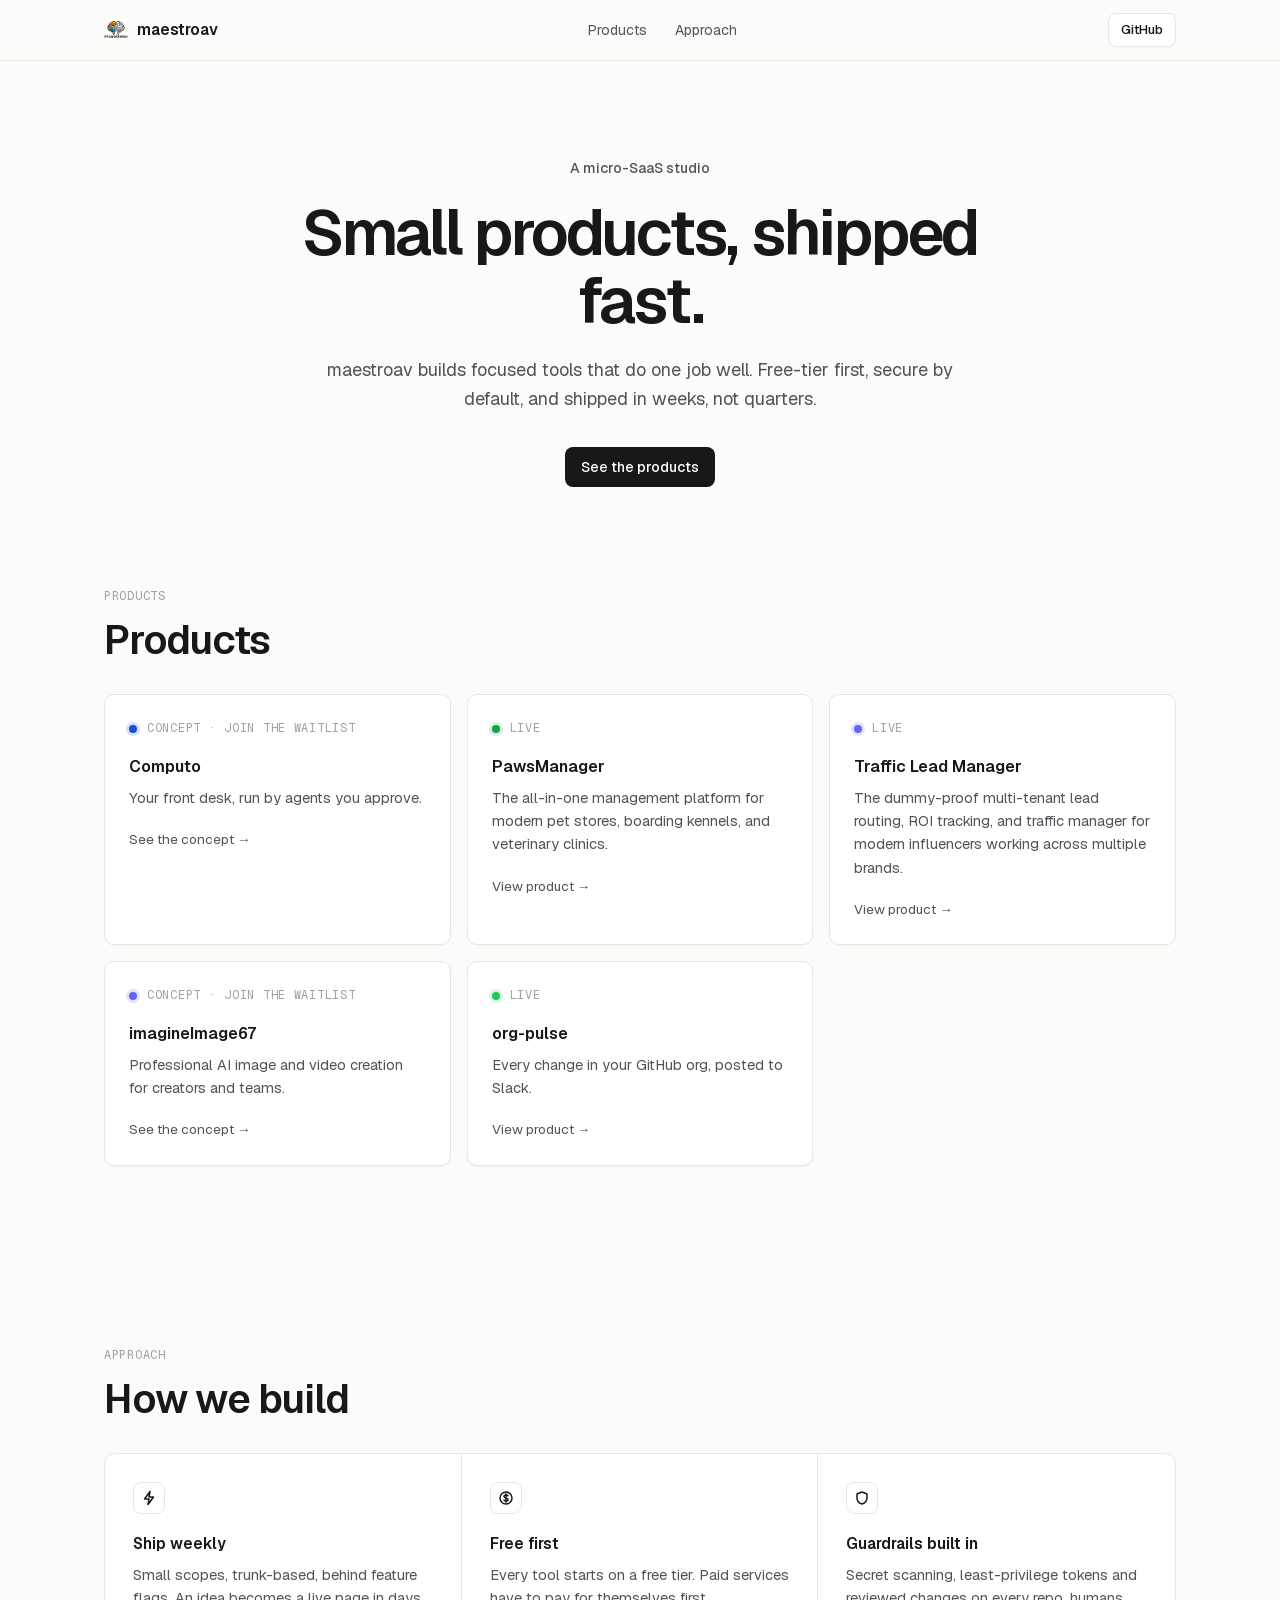
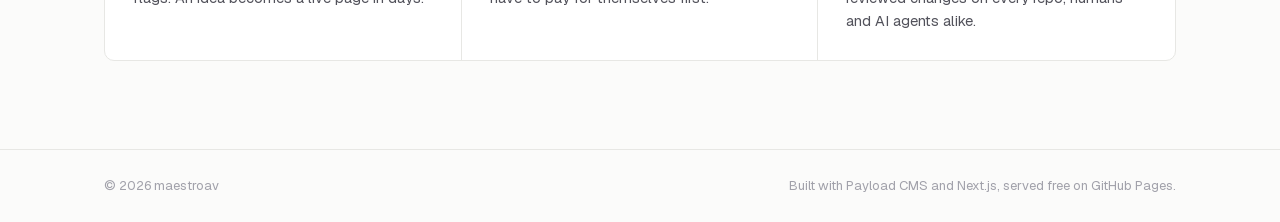
<file: index.html>
<!DOCTYPE html><html lang="en" class="BboVrW_variable nw7kYW_variable"><head><meta charSet="utf-8"/><meta name="viewport" content="width=device-width, initial-scale=1"/><link rel="preload" href="/_next/static/media/07a39a8a4660cc7c-s.p.0r6juujl39pe6.woff2" as="font" crossorigin="" type="font/woff2"/><link rel="preload" href="/_next/static/media/605ce01b664af129-s.p.0wgildi0cnwt9.woff2" as="font" crossorigin="" type="font/woff2"/><link rel="preload" href="/brand/logo.png" as="image"/><link rel="stylesheet" href="/_next/static/chunks/0kaxmw9t_pheu.css" data-precedence="next"/><link rel="preload" as="script" fetchPriority="low" href="/_next/static/chunks/2k8dbvo5j2wlj.js"/><script src="/_next/static/chunks/04_5mxa8qqu68.js" async=""></script><script src="/_next/static/chunks/2wu596w_r-x5u.js" async=""></script><script src="/_next/static/chunks/turbopack-077hmtqrhcoji.js" async=""></script><script src="/_next/static/chunks/1qery9lp0w-g2.js" async=""></script><title>maestroav · small products, shipped fast</title><meta name="description" content="maestroav builds focused tools that do one job well. Free-tier first, secure by default, and shipped in weeks, not quarters."/><link rel="canonical" href="https://maestroav.github.io/"/><link rel="icon" href="/brand/logo.png"/><meta name="next-size-adjust" content=""/><script src="/_next/static/chunks/0cz1d0mv5g_q7.js" noModule=""></script></head><body><div hidden=""><!--$--><!--/$--></div><header class="topbar"><div class="wrap"><a href="/" class="logo"><span class="logo-mark"><img src="/brand/logo.png" alt=""/></span>maestroav</a><nav><a href="#products">Products</a><a href="#approach">Approach</a></nav><a class="btn btn-light btn-sm" href="https://github.com/maestroav">GitHub</a></div></header><main><div class="wrap hero"><span class="badge">A micro-SaaS studio</span><h1>Small products, shipped fast.</h1><p class="sub">maestroav builds focused tools that do one job well. Free-tier first, secure by default, and shipped in weeks, not quarters.</p><div class="actions"><a class="btn btn-dark" href="#products">See the products</a></div></div><section class="section" id="products" style="padding-top:40px"><div class="wrap"><span class="eyebrow">Products</span><h2>Products</h2><div class="cards" style="margin-top:32px"><a class="product-card" href="/lp/computo/" style="--accent:#1d4ed8"><span class="row"><span class="status" aria-hidden="true"></span><span class="eyebrow">Concept · join the waitlist</span></span><h3>Computo</h3><p>Your front desk, run by agents you approve.</p><span class="more">See the concept →</span></a><a class="product-card" href="/lp/paws-manager/" style="--accent:#16a34a"><span class="row"><span class="status" aria-hidden="true"></span><span class="eyebrow">Live</span></span><h3>PawsManager</h3><p>The all-in-one management platform for modern pet stores, boarding kennels, and veterinary clinics.</p><span class="more">View product →</span></a><a class="product-card" href="/lp/traffic-lead-manager/" style="--accent:#6366f1"><span class="row"><span class="status" aria-hidden="true"></span><span class="eyebrow">Live</span></span><h3>Traffic Lead Manager</h3><p>The dummy-proof multi-tenant lead routing, ROI tracking, and traffic manager for modern influencers working across multiple brands.</p><span class="more">View product →</span></a><a class="product-card" href="/lp/imagineimage67/" style="--accent:#6366f1"><span class="row"><span class="status" aria-hidden="true"></span><span class="eyebrow">Concept · join the waitlist</span></span><h3>imagineImage67</h3><p>Professional AI image and video creation for creators and teams.</p><span class="more">See the concept →</span></a><a class="product-card" href="/lp/org-pulse/" style="--accent:#22c55e"><span class="row"><span class="status" aria-hidden="true"></span><span class="eyebrow">Live</span></span><h3>org-pulse</h3><p>Every change in your GitHub org, posted to Slack.</p><span class="more">View product →</span></a></div></div></section><section class="section" id="approach"><div class="wrap"><span class="eyebrow">Approach</span><h2>How we build</h2><div class="features" style="margin-top:32px"><article><span class="ic"><svg width="16" height="16" viewBox="0 0 16 16" fill="none" stroke="currentColor" stroke-width="1.5" stroke-linecap="round" stroke-linejoin="round" aria-hidden="true"><path d="M9 1.5L3.5 9H8l-1 5.5L12.5 7H8z"/></svg></span><h3>Ship weekly</h3><p>Small scopes, trunk-based, behind feature flags. An idea becomes a live page in days.</p></article><article><span class="ic"><svg width="16" height="16" viewBox="0 0 16 16" fill="none" stroke="currentColor" stroke-width="1.5" stroke-linecap="round" stroke-linejoin="round" aria-hidden="true"><circle cx="8" cy="8" r="6"/><path d="M10 5.8c-.5-.6-1.2-.8-2-.8-1.1 0-2 .6-2 1.5 0 2 4 1 4 3 0 .9-.9 1.5-2 1.5-.8 0-1.6-.3-2-.9M8 3.8v8.4"/></svg></span><h3>Free first</h3><p>Every tool starts on a free tier. Paid services have to pay for themselves first.</p></article><article><span class="ic"><svg width="16" height="16" viewBox="0 0 16 16" fill="none" stroke="currentColor" stroke-width="1.5" stroke-linecap="round" stroke-linejoin="round" aria-hidden="true"><path d="M8 2l5 2v4c0 3-2.2 5.2-5 6-2.8-.8-5-3-5-6V4z"/></svg></span><h3>Guardrails built in</h3><p>Secret scanning, least-privilege tokens and reviewed changes on every repo, humans and AI agents alike.</p></article></div></div></section></main><footer class="footer"><div class="wrap"><span>© <!-- -->2026<!-- --> maestroav</span><span>Built with Payload CMS and Next.js, served free on GitHub Pages.</span></div></footer><!--$--><!--/$--><script id="_R_">(globalThis["TURBOPACK"] || (globalThis["TURBOPACK"] = [])).push({"otherChunks":["static/chunks/2k8dbvo5j2wlj.js","static/chunks/04_5mxa8qqu68.js","static/chunks/2wu596w_r-x5u.js"],"runtimeModuleIds":[82342]});</script><script src="/_next/static/chunks/2k8dbvo5j2wlj.js" async=""></script><script>(self.__next_f=self.__next_f||[]).push([0])</script><script>self.__next_f.push([1,"1:\"$Sreact.fragment\"\n2:\"/_next/static/chunks/1qery9lp0w-g2.js\"\n3:I[25186,[\"$2\"],\"default\"]\n4:I[66654,[\"$2\"],\"default\"]\n9:I[70001,[\"$2\"],\"OutletBoundary\"]\na:\"$Sreact.suspense\"\nc:\"ViewportBoundary\"\nd:I[70001,[\"$2\"],\"$c\"]\nf:\"MetadataBoundary\"\n10:I[70001,[\"$2\"],\"$f\"]\n12:I[66313,[],\"default\",1]\n:HL[\"/_next/static/chunks/0kaxmw9t_pheu.css\",\"style\"]\n:HL[\"/_next/static/media/07a39a8a4660cc7c-s.p.0r6juujl39pe6.woff2\",\"font\",{\"crossOrigin\":\"\",\"type\":\"font/woff2\"}]\n:HL[\"/_next/static/media/605ce01b664af129-s.p.0wgildi0cnwt9.woff2\",\"font\",{\"crossOrigin\":\"\",\"type\":\"font/woff2\"}]\n5:X\n7:[[\"children\",{\"s\":\"__PAGE__\",\"h\":512,\"d\":{\"r\":[\"$\",\"$1\",\"c\",{\"children\":[\"$L8\",null,[\"$\",\"$L9\",null,{\"children\":[\"$\",\"$a\",null,{\"name\":\"Next.MetadataOutlet\",\"children\":\"$@b\"}]}]]}],\"p\":false,\"v\":null}}]]\n6:[[\"children\",{\"s\":\"(site)\",\"h\":528,\"d\":{\"r\":[\"$\",\"$1\",\"c\",{\"children\":[[[\"$\",\"link\",\"0\",{\"rel\":\"stylesheet\",\"href\":\"/_next/static/chunks/0kaxmw9t_pheu.css\",\"precedence\":\"next\",\"crossOrigin\":\"$undefined\",\"nonce\":\"$undefined\"}]],[\"$\",\"html\",null,{\"lang\":\"en\",\"className\":\"BboVrW_variable nw7kYW_variable\",\"children\":[\"$\",\"body\",null,{\"children\":[\"$\",\"$L3\",null,{\"parallelRouterKey\":\"children\",\"error\":\"$undefined\",\"errorStyles\":\"$undefined\",\"errorScripts\":\"$undefined\",\"template\":[\"$\",\"$L4\",null,{}],\"templateStyles\":\"$undefined\",\"templateScripts\":\"$undefined\",\"notFound\":[[[\"$\",\"title\",null,{\"children\":\"404: This page could not be found.\"}],[\"$\",\"div\",null,{\"style\":\"$0:t:t:d:r:props:children:1:props:notFound:0:1:props:style\",\"children\":[\"$\",\"div\",null,{\"children\":[[\"$\",\"style\",null,{\"dangerouslySetInnerHTML\":{\"__html\":\"body{color:#000;background:#fff;margin:0}.next-error-h1{border-right:1px solid rgba(0,0,0,.3)}@media (prefers-color-scheme:dark){body{color:#fff;background:#000}.next-error-h1{border-right:1px solid rgba(255,255,255,.3)}}\"}}],[\"$\",\"h1\",null,{\"className\":\"next-error-h1\",\"style\":\"$0:t:t:d:r:props:children:1:props:notFound:0:1:props:children:props:children:1:props:style\",\"children\":404}],[\"$\",\"div\",null,{\"style\":\"$0:t:t:d:r:props:children:1:props:notFound:0:1:props:children:props:children:2:props:style\",\"children\":[\"$\",\"h2\",null,{\"style\":\"$0:t:t:d:r:props:children:1:props:notFound:0:1:props:children:props:children:2:props:children:props:style\",\"children\":\"This page could not be found.\"}]}]]}]}]],[]],\"forbidden\":\"$undefined\",\"unauthorized\":\"$undefined\"}]}]}]]}],\"p\":false,\"v\":null},\"c\":\"$Q7\"}]]\n0:{\"P\":null,\"c\":[\"\",\"\"],\"q\":\"\",\"i\":false,\"t\":{\"t\":{\"s\":\"\",\"h\":528,\"d\":{\"r\":[\"$\",\"$1\",\"c\",{\"children\":[null,[\"$\",\"$L3\",null,{\"parallelRouterKey\":\"children\",\"error\":\"$undefined\",\"errorStyles\":\"$undefined\",\"errorScripts\":\"$undefined\",\"template\":[\"$\",\"$L4\",null,{}],\"templateStyles\":\"$undefined\",\"templateScripts\":\"$undefined\",\"notFound\":[[[\"$\",\"title\",null,{\"children\":\"404: This page could not be found.\"}],[\"$\",\"div\",null,{\"style\":{\"fontFamily\":\"system-ui,\\\"Segoe UI\\\",Roboto,Helvetica,Arial,sans-serif,\\\"Apple Color Emoji\\\",\\\"Segoe UI Emoji\\\"\",\"height\":\"100vh\",\"textAlign\":\"center\",\"display\":\"flex\",\"flexDirection\":\"column\",\"alignItems\":\"center\",\"justifyContent\":\"center\"},\"children\":[\"$\",\"div\",null,{\"children\":[[\"$\",\"style\",null,{\"dangerouslySetInnerHTML\":{\"__html\":\"body{color:#000;background:#fff;margin:0}.next-error-h1{border-right:1px solid rgba(0,0,0,.3)}@media (prefers-color-scheme:dark){body{color:#fff;background:#000}.next-error-h1{border-right:1px solid rgba(255,255,255,.3)}}\"}}],[\"$\",\"h1\",null,{\"className\":\"next-error-h1\",\"style\":{\"display\":\"inline-block\",\"margin\":\"0 20px 0 0\",\"padding\":\"0 23px 0 0\",\"fontSize\":24,\"fontWeight\":500,\"verticalAlign\":\"top\",\"lineHeight\":\"49px\"},\"children\":404}],[\"$\",\"div\",null,{\"style\":{\"display\":\"inline-block\"},\"children\":[\"$\",\"h2\",null,{\"style\":{\"fontSize\":14,\"fontWeight\":400,\"lineHeight\":\"49px\",\"margin\":0},\"children\":\"This page could not be found.\"}]}]]}]}]],[]],\"forbidden\":\"$undefined\",\"unauthorized\":\"$undefined\"}]]}],\"p\":false,\"v\":\"$5\"},\"c\":\"$Q6\"},\"h\":{\"r\":[\"$\",\"$1\",\"h\",{\"children\":[null,[\"$\",\"$Ld\",null,{\"children\":\"$Le\"}],[\"$\",\"$L10\",null,{\"children\":[[\"$\",\"div\",null,{\"hidden\":true,\"children\":[\"$\",\"$a\",null,{\"name\":\"Next.Metadata\",\"children\":\"$L11\"}]}],null]}],[\"$\",\"meta\",null,{\"name\":\"next-size-adjust\",\"content\":\"\"}]]}],\"p\":false,\"v\":null}},\"m\":\"$undefined\",\"G\":[\"$12\",[]],\"S\":true,\"r\":\"$undefined\",\"s\":\"$undefined\",\"a\":\"$undefined\",\"l\":\"$undefined\",\"p\":\"$undefined\",\"d\":\"$undefined\",\"b\":\"i-CepP4Srok2KegI-NXHy\"}\n5:C\ne:[[\"$\",\"meta\",\"0\",{\"charSet\":\"utf-8\"}],[\"$\",\"meta\",\"1\",{\"name\":\"viewport\",\"content\":\"width=device-width, initial-scale=1\"}]]\n13:I[35172,[\"$2\"],\"IconMark\"]\nb:null\n11:[[\"$\",\"title\",\"0\",{\"children\":\"maestroav · small products, shipped fast\"}],[\"$\",\"meta\",\"1\",{\"name\":\"description\",\"content\":\"maestroav builds focused tools that do one job well. Free-tier first, secure by default, and shipped in weeks, not quarters.\"}],[\"$\",\"link\",\"2\",{\"rel\":\"canonical\",\"href\":\"https://maestroav.github.io/\"}],[\"$\",\"link\",\"3\",{\"rel\":\"icon\",\"href\":\"/brand/logo.png\"}],[\"$\",\"$L13\",\"4\",{}]]\n"])</script><script>self.__next_f.push([1,":HL[\"/brand/logo.png\",\"image\"]\n8:[[\"$\",\"header\",null,{\"className\":\"topbar\",\"children\":[\"$\",\"div\",null,{\"className\":\"wrap\",\"children\":[[\"$\",\"a\",null,{\"href\":\"/\",\"className\":\"logo\",\"children\":[[\"$\",\"span\",null,{\"className\":\"logo-mark\",\"children\":[\"$\",\"img\",null,{\"src\":\"/brand/logo.png\",\"alt\":\"\"}]}],\"maestroav\"]}],[\"$\",\"nav\",null,{\"children\":[[\"$\",\"a\",null,{\"href\":\"#products\",\"children\":\"Products\"}],[\"$\",\"a\",null,{\"href\":\"#approach\",\"children\":\"Approach\"}]]}],[\"$\",\"a\",null,{\"className\":\"btn btn-light btn-sm\",\"href\":\"https://github.com/maestroav\",\"children\":\"GitHub\"}]]}]}],[\"$\",\"main\",null,{\"children\":[[\"$\",\"div\",null,{\"className\":\"wrap hero\",\"children\":[[\"$\",\"span\",null,{\"className\":\"badge\",\"children\":\"A micro-SaaS studio\"}],[\"$\",\"h1\",null,{\"children\":\"Small products, shipped fast.\"}],[\"$\",\"p\",null,{\"className\":\"sub\",\"children\":\"maestroav builds focused tools that do one job well. Free-tier first, secure by default, and shipped in weeks, not quarters.\"}],[\"$\",\"div\",null,{\"className\":\"actions\",\"children\":[\"$\",\"a\",null,{\"className\":\"btn btn-dark\",\"href\":\"#products\",\"children\":\"See the products\"}]}]]}],[\"$\",\"section\",null,{\"className\":\"section\",\"id\":\"products\",\"style\":{\"paddingTop\":40},\"children\":[\"$\",\"div\",null,{\"className\":\"wrap\",\"children\":[[\"$\",\"span\",null,{\"className\":\"eyebrow\",\"children\":\"Products\"}],[\"$\",\"h2\",null,{\"children\":\"Products\"}],[\"$\",\"div\",null,{\"className\":\"cards\",\"style\":{\"marginTop\":32},\"children\":[[\"$\",\"a\",\"computo\",{\"className\":\"product-card\",\"href\":\"/lp/computo/\",\"style\":{\"--accent\":\"#1d4ed8\"},\"children\":[[\"$\",\"span\",null,{\"className\":\"row\",\"children\":[[\"$\",\"span\",null,{\"className\":\"status\",\"aria-hidden\":true}],[\"$\",\"span\",null,{\"className\":\"eyebrow\",\"children\":\"Concept · join the waitlist\"}]]}],[\"$\",\"h3\",null,{\"children\":\"Computo\"}],[\"$\",\"p\",null,{\"children\":\"Your front desk, run by agents you approve.\"}],[\"$\",\"span\",null,{\"className\":\"more\",\"children\":\"See the concept →\"}]]}],[\"$\",\"a\",\"paws-manager\",{\"className\":\"product-card\",\"href\":\"/lp/paws-manager/\",\"style\":{\"--accent\":\"#16a34a\"},\"children\":[[\"$\",\"span\",null,{\"className\":\"row\",\"children\":[[\"$\",\"span\",null,{\"className\":\"status\",\"aria-hidden\":true}],[\"$\",\"span\",null,{\"className\":\"eyebrow\",\"children\":\"Live\"}]]}],[\"$\",\"h3\",null,{\"children\":\"PawsManager\"}],[\"$\",\"p\",null,{\"children\":\"The all-in-one management platform for modern pet stores, boarding kennels, and veterinary clinics.\"}],[\"$\",\"span\",null,{\"className\":\"more\",\"children\":\"View product →\"}]]}],[\"$\",\"a\",\"traffic-lead-manager\",{\"className\":\"product-card\",\"href\":\"/lp/traffic-lead-manager/\",\"style\":{\"--accent\":\"#6366f1\"},\"children\":[[\"$\",\"span\",null,{\"className\":\"row\",\"children\":[[\"$\",\"span\",null,{\"className\":\"status\",\"aria-hidden\":true}],[\"$\",\"span\",null,{\"className\":\"eyebrow\",\"children\":\"Live\"}]]}],[\"$\",\"h3\",null,{\"children\":\"Traffic Lead Manager\"}],[\"$\",\"p\",null,{\"children\":\"The dummy-proof multi-tenant lead routing, ROI tracking, and traffic manager for modern influencers working across multiple brands.\"}],[\"$\",\"span\",null,{\"className\":\"more\",\"children\":\"View product →\"}]]}],[\"$\",\"a\",\"imagineimage67\",{\"className\":\"product-card\",\"href\":\"/lp/imagineimage67/\",\"style\":{\"--accent\":\"#6366f1\"},\"children\":[[\"$\",\"span\",null,{\"className\":\"row\",\"children\":[[\"$\",\"span\",null,{\"className\":\"status\",\"aria-hidden\":true}],[\"$\",\"span\",null,{\"className\":\"eyebrow\",\"children\":\"Concept · join the waitlist\"}]]}],[\"$\",\"h3\",null,{\"children\":\"imagineImage67\"}],[\"$\",\"p\",null,{\"children\":\"Professional AI image and video creation for creators and teams.\"}],[\"$\",\"span\",null,{\"className\":\"more\",\"children\":\"See the concept →\"}]]}],[\"$\",\"a\",\"org-pulse\",{\"className\":\"product-card\",\"href\":\"/lp/org-pulse/\",\"style\":{\"--accent\":\"#22c55e\"},\"children\":[[\"$\",\"span\",null,{\"className\":\"row\",\"children\":[[\"$\",\"span\",null,{\"className\":\"status\",\"aria-hidden\":true}],[\"$\",\"span\",null,{\"className\":\"eyebrow\",\"children\":\"Live\"}]]}],[\"$\",\"h3\",null,{\"children\":\"org-pulse\"}],[\"$\",\"p\",null,{\"children\":\"Every change in your GitHub org, posted to Slack.\"}],[\"$\",\"span\",null,{\"className\":\"more\",\"children\":\"View product →\"}]]}]]}]]}]}],[\"$\",\"section\",null,{\"className\":\"section\",\"id\":\"approach\",\"children\":[\"$\",\"div\",null,{\"className\":\"wrap\",\"children\":[[\"$\",\"span\",null,{\"className\":\"eyebrow\",\"children\":\"Approach\"}],[\"$\",\"h2\",null,{\"children\":\"How we build\"}],[\"$\",\"div\",null,{\"className\":\"features\",\"style\":{\"marginTop\":32},\"children\":[[\"$\",\"article\",\"6b00daf065063dbea3a7a39b\",{\"children\":[[\"$\",\"span\",null,{\"className\":\"ic\",\"children\":[\"$\",\"svg\",null,{\"width\":16,\"height\":16,\"viewBox\":\"0 0 16 16\",\"fill\":\"none\",\"stroke\":\"currentColor\",\"strokeWidth\":1.5,\"strokeLinecap\":\"round\",\"strokeLinejoin\":\"round\",\"aria-hidden\":true,\"dangerouslySetInnerHTML\":{\"__html\":\"\u003cpath d=\\\"M9 1.5L3.5 9H8l-1 5.5L12.5 7H8z\\\"/\u003e\"}}]}],[\"$\",\"h3\",null,{\"children\":\"Ship weekly\"}],\"$L14\"]}],\"$L15\",\"$L16\"]}]]}]}]]}],\"$L17\"]\n14:[\"$\",\"p\",null,{\"children\":\"Small scopes, trunk-based, behind feature flags. An idea becomes a live page in days.\"}]\n15:[\"$\",\"article\",\"6b00daf065063dbea3a7a39c\",{\"children\":[[\"$\",\"span\",null,{\"className\":\"ic\",\"children\":[\"$\",\"svg\",null,{\"width\":16,\"height\":16,\"viewBox\":\"0 0 16 16\",\"fill\":\"none\",\"stroke\":\"currentColor\",\"strokeWidth\":1.5,\"strokeLinecap\":\"round\",\"strokeLinejoin\":\"round\",\"aria-hidden\":true,\"dangerouslySetInnerHTML\":{\"__html\":\"\u003ccircle cx=\\\"8\\\" cy=\\\"8\\\" r=\\\"6\\\"/\u003e\u003cpath d=\\\"M10 5.8c-.5-.6-1.2-.8-2-.8-1.1 0-2 .6-2 1.5 0 2 4 1 4 3 0 .9-.9 1.5-2 1.5-.8 0-1.6-.3-2-.9M8 3.8v8.4\\\"/\u003e\"}}]}],[\"$\",\"h3\",null,{\"children\":\"Free first\"}],[\"$\",\"p\",null,{\"children\":\"Every tool starts on a free tier. Paid services have to pay for themselves first.\"}]]}]\n16:[\"$\",\"article\",\"6b00daf065063dbea3a7a39d\",{\"children\":[[\"$\",\"span\",null,{\"className\":\"ic\",\"children\":[\"$\",\"svg\",null,{\"width\":16,\"height\":16,\"viewBox\":\"0 0 16 16\",\"fill\":\"none\",\"stroke\":\"currentColor\",\"strokeWidth\":1.5,\"strokeLinecap\":\"round\",\"strokeLinejoin\":\"round\",\"aria-hidden\":true,\"dangerouslySetInnerHTML\":{\"__html\":\"\u003cpath d=\\\"M8 2l5 2v4c0 3-2.2 5.2-5 6-2.8-.8-5-3-5-6V4z\\\"/\u003e\"}}]}],[\"$\",\"h3\",null,{\"children\":\"Guardrails built in\"}],[\"$\",\"p\",null,{\"children\":\"Secret scanning, least-privilege tokens and reviewed changes on every repo, humans and AI agents alike.\"}]]}]\n17:[\"$\",\"footer\",null,{\"className\":\"footer\",\"children\":[\"$\",\"div\",null,{\"className\":\"wrap\",\"children\":[[\"$\",\"span\",null,{\"children\":[\"© \",2026,\" maestroav\"]}],[\"$\",\"span\",null,{\"children\":\"Built with Payload CMS and Next.js, served free on GitHub Pages.\"}]]}]}]\n"])</script></body></html>
</file>
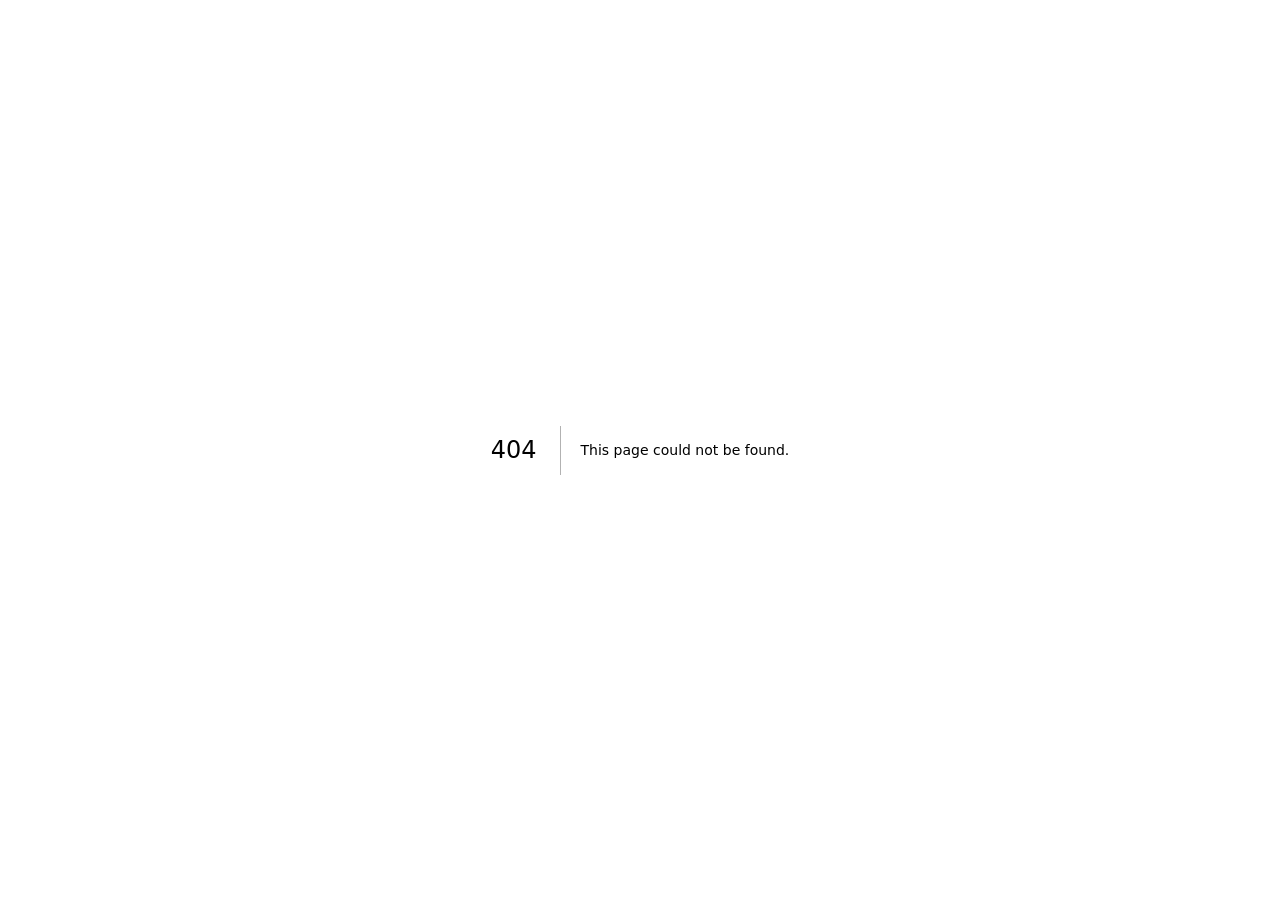
<file: 404/index.html>
<!DOCTYPE html><html><head><meta charSet="utf-8"/><meta name="viewport" content="width=device-width, initial-scale=1"/><link rel="preload" as="script" fetchPriority="low" href="/_next/static/chunks/2k8dbvo5j2wlj.js"/><script src="/_next/static/chunks/04_5mxa8qqu68.js" async=""></script><script src="/_next/static/chunks/2wu596w_r-x5u.js" async=""></script><script src="/_next/static/chunks/turbopack-077hmtqrhcoji.js" async=""></script><script src="/_next/static/chunks/1qery9lp0w-g2.js" async=""></script><meta name="robots" content="noindex"/><meta name="next-size-adjust" content=""/><title>404: This page could not be found.</title><script src="/_next/static/chunks/0cz1d0mv5g_q7.js" noModule=""></script></head><body><div hidden=""><!--$--><!--/$--></div><div style="font-family:system-ui,&quot;Segoe UI&quot;,Roboto,Helvetica,Arial,sans-serif,&quot;Apple Color Emoji&quot;,&quot;Segoe UI Emoji&quot;;height:100vh;text-align:center;display:flex;flex-direction:column;align-items:center;justify-content:center"><div><style>body{color:#000;background:#fff;margin:0}.next-error-h1{border-right:1px solid rgba(0,0,0,.3)}@media (prefers-color-scheme:dark){body{color:#fff;background:#000}.next-error-h1{border-right:1px solid rgba(255,255,255,.3)}}</style><h1 class="next-error-h1" style="display:inline-block;margin:0 20px 0 0;padding:0 23px 0 0;font-size:24px;font-weight:500;vertical-align:top;line-height:49px">404</h1><div style="display:inline-block"><h2 style="font-size:14px;font-weight:400;line-height:49px;margin:0">This page could not be found.</h2></div></div></div><!--$--><!--/$--><script id="_R_">(globalThis["TURBOPACK"] || (globalThis["TURBOPACK"] = [])).push({"otherChunks":["static/chunks/2k8dbvo5j2wlj.js","static/chunks/04_5mxa8qqu68.js","static/chunks/2wu596w_r-x5u.js"],"runtimeModuleIds":[82342]});</script><script src="/_next/static/chunks/2k8dbvo5j2wlj.js" async=""></script><script>(self.__next_f=self.__next_f||[]).push([0])</script><script>self.__next_f.push([1,"1:\"$Sreact.fragment\"\n2:\"/_next/static/chunks/1qery9lp0w-g2.js\"\n3:I[25186,[\"$2\"],\"default\"]\n4:I[66654,[\"$2\"],\"default\"]\n8:I[70001,[\"$2\"],\"OutletBoundary\"]\n9:\"$Sreact.suspense\"\nb:\"ViewportBoundary\"\nc:I[70001,[\"$2\"],\"$b\"]\ne:\"MetadataBoundary\"\nf:I[70001,[\"$2\"],\"$e\"]\n11:I[66313,[\"$2\"],\"default\",1]\n6:X\n7:[[\"children\",{\"s\":\"__PAGE__\",\"h\":512,\"d\":{\"r\":[\"$\",\"$1\",\"c\",{\"children\":[[[\"$\",\"title\",null,{\"children\":\"404: This page could not be found.\"}],[\"$\",\"div\",null,{\"style\":\"$0:t:t:d:r:props:children:1:props:children:props:children:props:notFound:0:1:props:style\",\"children\":[\"$\",\"div\",null,{\"children\":[[\"$\",\"style\",null,{\"dangerouslySetInnerHTML\":{\"__html\":\"body{color:#000;background:#fff;margin:0}.next-error-h1{border-right:1px solid rgba(0,0,0,.3)}@media (prefers-color-scheme:dark){body{color:#fff;background:#000}.next-error-h1{border-right:1px solid rgba(255,255,255,.3)}}\"}}],[\"$\",\"h1\",null,{\"className\":\"next-error-h1\",\"style\":\"$0:t:t:d:r:props:children:1:props:children:props:children:props:notFound:0:1:props:children:props:children:1:props:style\",\"children\":404}],[\"$\",\"div\",null,{\"style\":\"$0:t:t:d:r:props:children:1:props:children:props:children:props:notFound:0:1:props:children:props:children:2:props:style\",\"children\":[\"$\",\"h2\",null,{\"style\":\"$0:t:t:d:r:props:children:1:props:children:props:children:props:notFound:0:1:props:children:props:children:2:props:children:props:style\",\"children\":\"This page could not be found.\"}]}]]}]}]],null,[\"$\",\"$L8\",null,{\"children\":[\"$\",\"$9\",null,{\"name\":\"Next.MetadataOutlet\",\"children\":\"$@a\"}]}]]}],\"p\":false,\"v\":null}}]]\n5:[[\"children\",{\"s\":\"/_not-found\",\"h\":512,\"d\":{\"r\":[\"$\",\"$1\",\"c\",{\"children\":[null,[\"$\",\"$L3\",null,{\"parallelRouterKey\":\"children\",\"error\":\"$undefined\",\"errorStyles\":\"$undefined\",\"errorScripts\":\"$undefined\",\"template\":[\"$\",\"$L4\",null,{}],\"templateStyles\":\"$undefined\",\"templateScripts\":\"$undefined\",\"notFound\":\"$undefined\",\"forbidden\":\"$undefined\",\"unauthorized\":\"$undefined\"}]]}],\"p\":false,\"v\":\"$6\"},\"c\":\"$Q7\"}]]\n0:{\"P\":null,\"c\":[\"\",\"_not-found\",\"\"],\"q\":\"\",\"i\":false,\"t\":{\"t\":{\"s\":\"\",\"h\":528,\"d\":{\"r\":[\"$\",\"$1\",\"c\",{\"children\":[[[\"$\",\"script\",\"script-0\",{\"src\":\"/_next/static/chunks/1qery9lp0w-g2.js\",\"async\":true,\"nonce\":\"$undefined\"}]],[\"$\",\"html\",null,{\"children\":[\"$\",\"body\",null,{\"children\":[\"$\",\"$L3\",null,{\"parallelRouterKey\":\"children\",\"error\":\"$undefined\",\"errorStyles\":\"$undefined\",\"errorScripts\":\"$undefined\",\"template\":[\"$\",\"$L4\",null,{}],\"templateStyles\":\"$undefined\",\"templateScripts\":\"$undefined\",\"notFound\":[[[\"$\",\"title\",null,{\"children\":\"404: This page could not be found.\"}],[\"$\",\"div\",null,{\"style\":{\"fontFamily\":\"system-ui,\\\"Segoe UI\\\",Roboto,Helvetica,Arial,sans-serif,\\\"Apple Color Emoji\\\",\\\"Segoe UI Emoji\\\"\",\"height\":\"100vh\",\"textAlign\":\"center\",\"display\":\"flex\",\"flexDirection\":\"column\",\"alignItems\":\"center\",\"justifyContent\":\"center\"},\"children\":[\"$\",\"div\",null,{\"children\":[[\"$\",\"style\",null,{\"dangerouslySetInnerHTML\":{\"__html\":\"body{color:#000;background:#fff;margin:0}.next-error-h1{border-right:1px solid rgba(0,0,0,.3)}@media (prefers-color-scheme:dark){body{color:#fff;background:#000}.next-error-h1{border-right:1px solid rgba(255,255,255,.3)}}\"}}],[\"$\",\"h1\",null,{\"className\":\"next-error-h1\",\"style\":{\"display\":\"inline-block\",\"margin\":\"0 20px 0 0\",\"padding\":\"0 23px 0 0\",\"fontSize\":24,\"fontWeight\":500,\"verticalAlign\":\"top\",\"lineHeight\":\"49px\"},\"children\":404}],[\"$\",\"div\",null,{\"style\":{\"display\":\"inline-block\"},\"children\":[\"$\",\"h2\",null,{\"style\":{\"fontSize\":14,\"fontWeight\":400,\"lineHeight\":\"49px\",\"margin\":0},\"children\":\"This page could not be found.\"}]}]]}]}]],[]],\"forbidden\":\"$undefined\",\"unauthorized\":\"$undefined\"}]}]}]]}],\"p\":false,\"v\":null},\"c\":\"$Q5\"},\"h\":{\"r\":[\"$\",\"$1\",\"h\",{\"children\":[[\"$\",\"meta\",null,{\"name\":\"robots\",\"content\":\"noindex\"}],[\"$\",\"$Lc\",null,{\"children\":\"$Ld\"}],[\"$\",\"$Lf\",null,{\"children\":[[\"$\",\"div\",null,{\"hidden\":true,\"children\":[\"$\",\"$9\",null,{\"name\":\"Next.Metadata\",\"children\":\"$L10\"}]}],null]}],[\"$\",\"meta\",null,{\"name\":\"next-size-adjust\",\"content\":\"\"}]]}],\"p\":false,\"v\":null}},\"m\":\"$undefined\",\"G\":[\"$11\",[]],\"S\":true,\"r\":\"$undefined\",\"s\":\"$undefined\",\"a\":\"$undefined\",\"l\":\"$undefined\",\"p\":\"$undefined\",\"d\":\"$undefined\",\"b\":\"i-CepP4Srok2KegI-NXHy\"}\n6:C\nd:[[\"$\",\"meta\",\"0\",{\"charSet\":\"utf-8\"}],[\"$\",\"meta\",\"1\",{\"name\":\"viewport\",\"content\":\"width=device-width, initial-scale=1\"}]]\na:null\n10:[]\n"])</script></body></html>
</file>
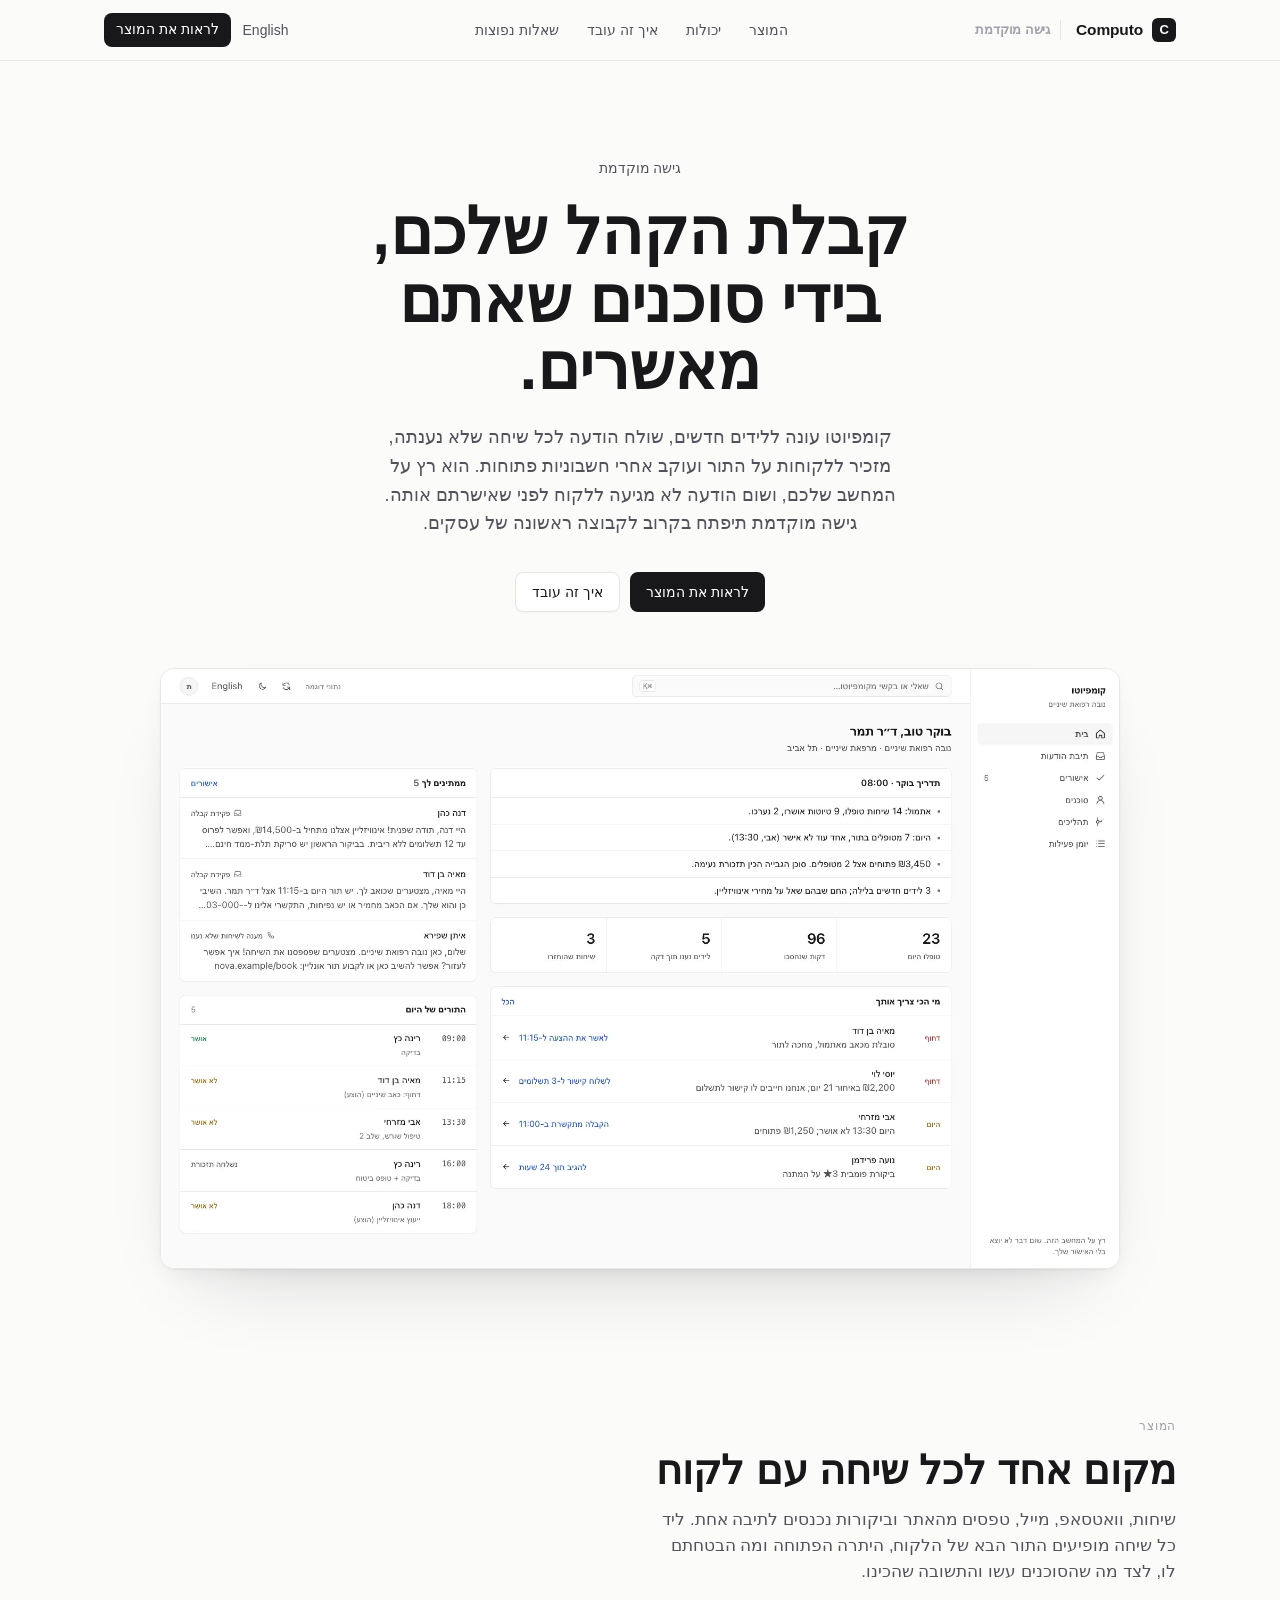
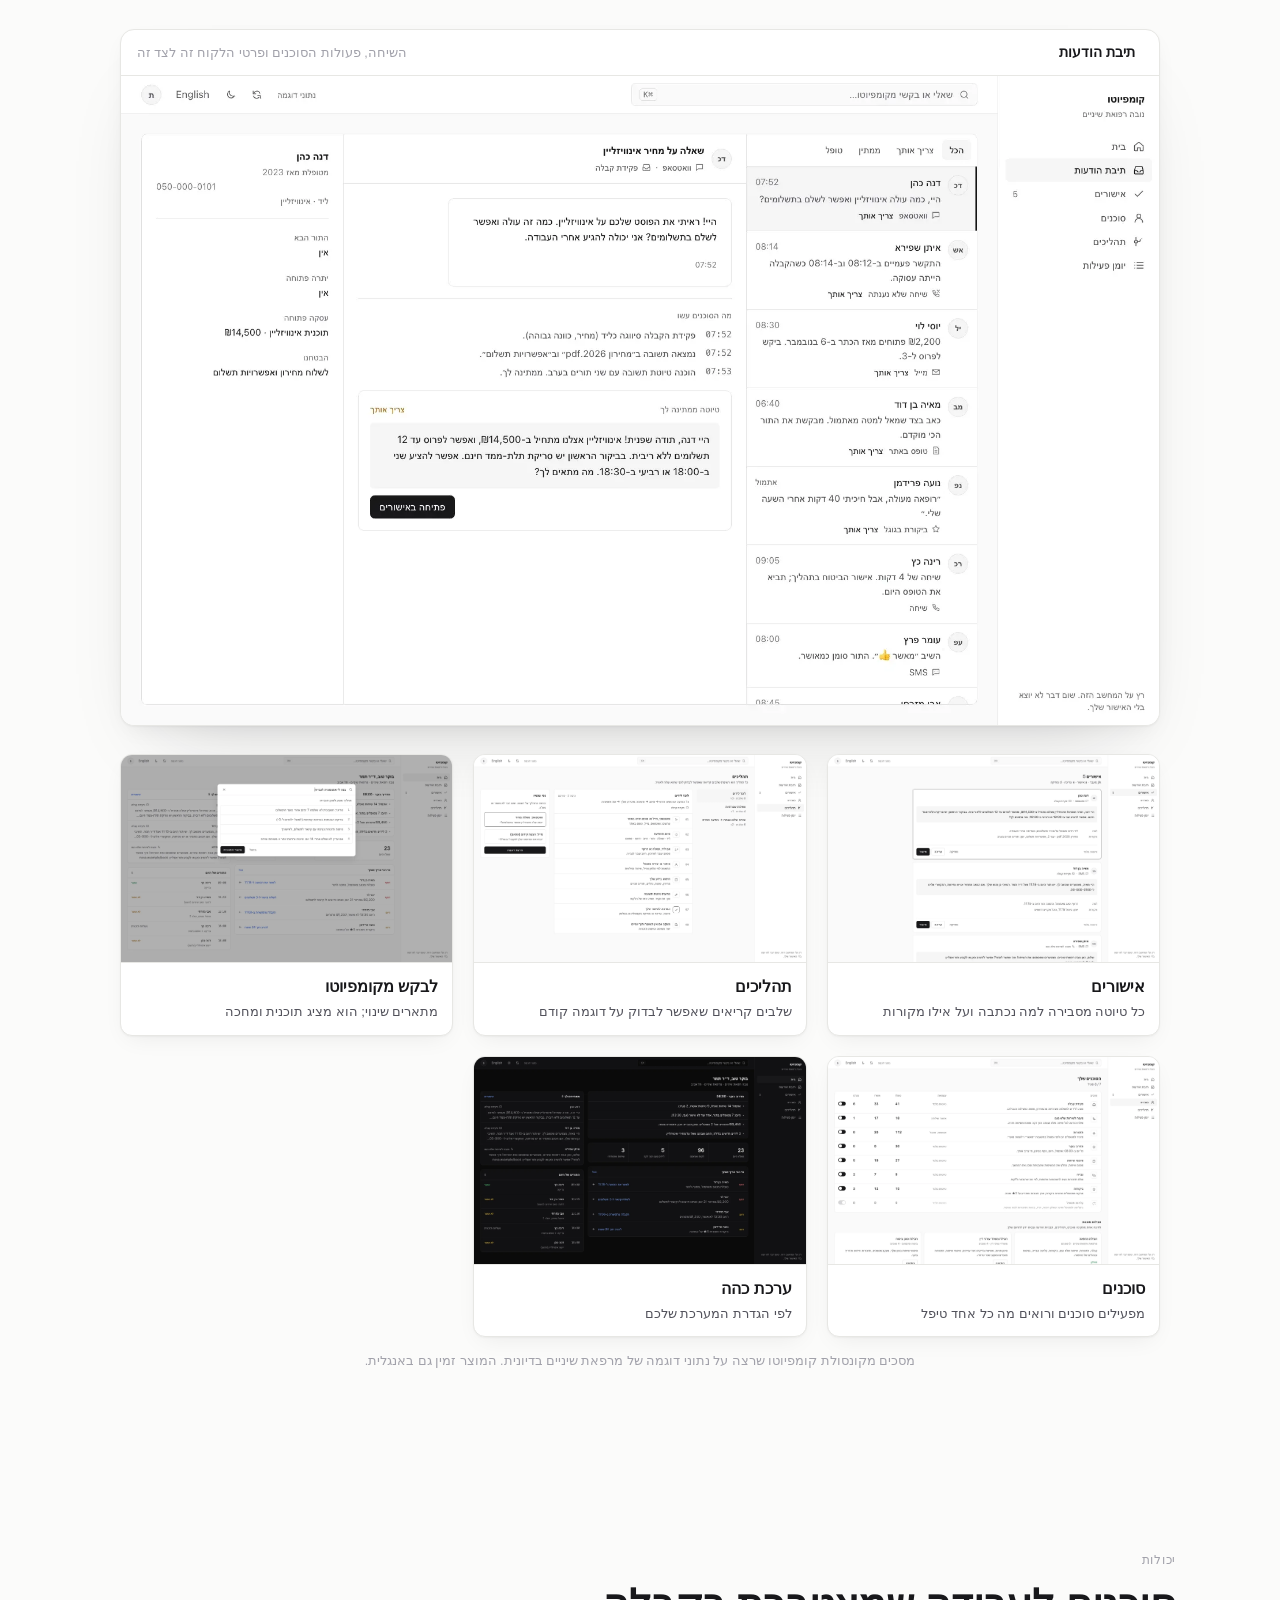
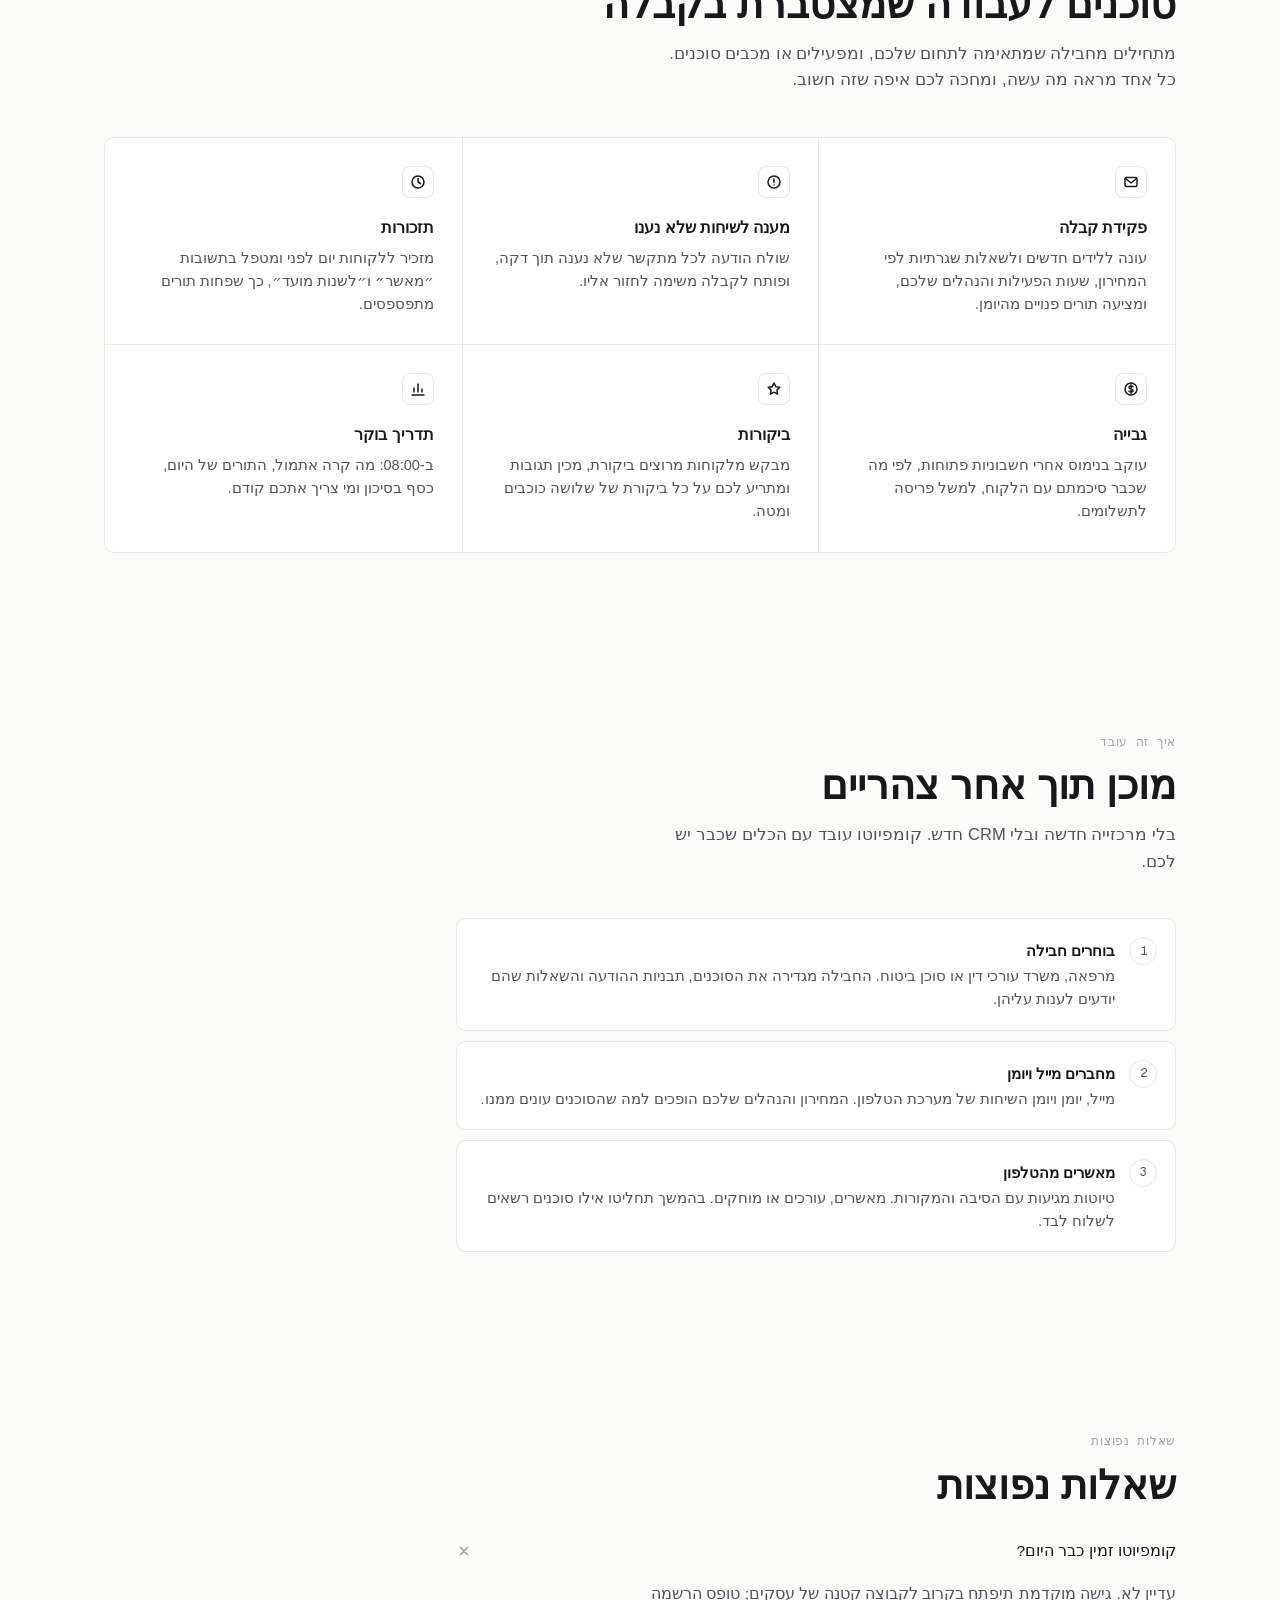
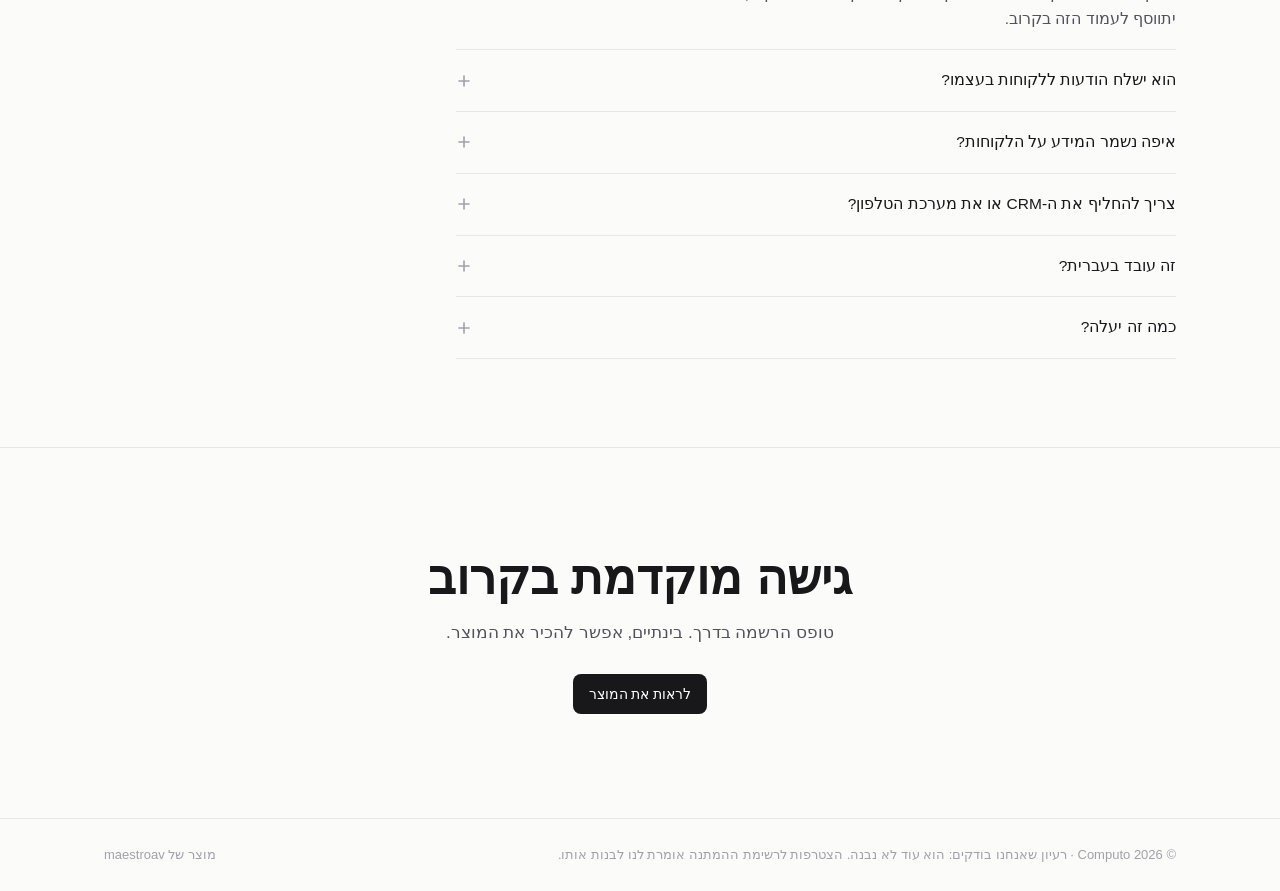
<file: lp/computo-he/index.html>
<!DOCTYPE html><html lang="en" class="BboVrW_variable nw7kYW_variable"><head><meta charSet="utf-8"/><meta name="viewport" content="width=device-width, initial-scale=1"/><link rel="preload" href="/_next/static/media/07a39a8a4660cc7c-s.p.0r6juujl39pe6.woff2" as="font" crossorigin="" type="font/woff2"/><link rel="preload" href="/_next/static/media/605ce01b664af129-s.p.0wgildi0cnwt9.woff2" as="font" crossorigin="" type="font/woff2"/><link rel="preload" href="/media/lp-computo-he-console-home-he.webp" as="image"/><link rel="preload" href="/media/lp-computo-he-console-inbox-he.webp" as="image"/><link rel="stylesheet" href="/_next/static/chunks/0kaxmw9t_pheu.css" data-precedence="next"/><link rel="preload" as="script" fetchPriority="low" href="/_next/static/chunks/2k8dbvo5j2wlj.js"/><script src="/_next/static/chunks/04_5mxa8qqu68.js" async=""></script><script src="/_next/static/chunks/2wu596w_r-x5u.js" async=""></script><script src="/_next/static/chunks/turbopack-077hmtqrhcoji.js" async=""></script><script src="/_next/static/chunks/1qery9lp0w-g2.js" async=""></script><meta name="next-size-adjust" content=""/><title>קומפיוטו · סוכנים לקבלת הקהל שאתם מאשרים, על המחשב שלכם</title><meta name="description" content="קומפיוטו עונה ללידים, חוזר לשיחות שלא נענו, מזכיר תורים ומטפל בגבייה לעסקים שעובדים מול לקוחות. המידע נשאר אצלכם. גישה מוקדמת בקרוב."/><link rel="canonical" href="https://maestroav.github.io/lp/computo-he/"/><link rel="alternate" hrefLang="he" href="https://maestroav.github.io/lp/computo-he/"/><link rel="alternate" hrefLang="en" href="https://maestroav.github.io/lp/computo/"/><link rel="alternate" hrefLang="x-default" href="https://maestroav.github.io/lp/computo/"/><meta property="og:title" content="קומפיוטו · סוכנים לקבלת הקהל שאתם מאשרים, על המחשב שלכם"/><meta property="og:description" content="קומפיוטו עונה ללידים, חוזר לשיחות שלא נענו, מזכיר תורים ומטפל בגבייה לעסקים שעובדים מול לקוחות. המידע נשאר אצלכם. גישה מוקדמת בקרוב."/><meta property="og:url" content="https://maestroav.github.io/lp/computo-he/"/><meta property="og:locale" content="he_IL"/><meta property="og:type" content="website"/><meta name="twitter:card" content="summary"/><meta name="twitter:title" content="קומפיוטו · סוכנים לקבלת הקהל שאתם מאשרים, על המחשב שלכם"/><meta name="twitter:description" content="קומפיוטו עונה ללידים, חוזר לשיחות שלא נענו, מזכיר תורים ומטפל בגבייה לעסקים שעובדים מול לקוחות. המידע נשאר אצלכם. גישה מוקדמת בקרוב."/><link rel="icon" href="/brand/logo.png"/><script src="/_next/static/chunks/0cz1d0mv5g_q7.js" noModule=""></script></head><body><div hidden=""><!--$--><!--/$--></div><div lang="he" dir="rtl" style="--accent:#1d4ed8"><header class="topbar"><div class="wrap"><span class="logo"><span class="logo-mark">C</span>Computo<span class="stage-tag">גישה מוקדמת</span></span><nav><a href="#product">המוצר</a><a href="#features">יכולות</a><a href="#how">איך זה עובד</a><a href="#faq">שאלות נפוצות</a></nav><span class="topbar-actions"><a class="lang-link" href="/lp/computo/" hrefLang="en">English</a><a class="btn btn-dark btn-sm" href="#product">לראות את המוצר</a></span></div></header><main><div class="wrap hero"><span class="badge">גישה מוקדמת</span><h1>קבלת הקהל שלכם, בידי סוכנים שאתם מאשרים.</h1><p class="sub">קומפיוטו עונה ללידים חדשים, שולח הודעה לכל שיחה שלא נענתה, מזכיר ללקוחות על התור ועוקב אחרי חשבוניות פתוחות. הוא רץ על המחשב שלכם, ושום הודעה לא מגיעה ללקוח לפני שאישרתם אותה. גישה מוקדמת תיפתח בקרוב לקבוצה ראשונה של עסקים.</p><div class="actions"><a class="btn btn-dark" href="#product">לראות את המוצר</a><a class="btn btn-light" href="#how">איך זה עובד</a></div><div class="hero-media"><img src="/media/lp-computo-he-console-home-he.webp" alt="מסך הבית של קומפיוטו: תדריך בוקר, המספרים של היום, מי צריך טיפול והטיוטות שממתינות לאישור" width="1800" height="1125"/></div></div><section class="section" id="product"><div class="wrap"><span class="eyebrow">המוצר</span><h2>מקום אחד לכל שיחה עם לקוח</h2><p class="lede">שיחות, וואטסאפ, מייל, טפסים מהאתר וביקורות נכנסים לתיבה אחת. ליד כל שיחה מופיעים התור הבא של הלקוח, היתרה הפתוחה ומה הבטחתם לו, לצד מה שהסוכנים עשו והתשובה שהכינו.</p><figure class="screen-main"><div class="shot-bar"><b>תיבת הודעות</b><span class="screen-cap">השיחה, פעולות הסוכנים ופרטי הלקוח זה לצד זה</span></div><img src="/media/lp-computo-he-console-inbox-he.webp" alt="תיבת הודעות מאוחדת עם שאלת מחיר בוואטסאפ, פעולות הסוכנים ופרטי הלקוחה" width="1800" height="1125"/></figure><div class="screen-grid"><figure><a href="/media/lp-computo-he-console-approvals-he.webp" aria-label="אישורים: פתיחה בגודל מלא"><img src="/media/lp-computo-he-console-approvals-he.webp" alt="תור אישורים עם טיוטות תשובה, סיבות ומקורות" width="1800" height="1125" loading="lazy"/></a><figcaption><b>אישורים</b><small>כל טיוטה מסבירה למה נכתבה ועל אילו מקורות</small></figcaption></figure><figure><a href="/media/lp-computo-he-console-workflow-he.webp" aria-label="תהליכים: פתיחה בגודל מלא"><img src="/media/lp-computo-he-console-workflow-he.webp" alt="תהליך לוכד לידים עם שמונה שלבים ממוספרים וחלונית נסי עכשיו" width="1800" height="1125" loading="lazy"/></a><figcaption><b>תהליכים</b><small>שלבים קריאים שאפשר לבדוק על דוגמה קודם</small></figcaption></figure><figure><a href="/media/lp-computo-he-console-command-he.webp" aria-label="לבקש מקומפיוטו: פתיחה בגודל מלא"><img src="/media/lp-computo-he-console-command-he.webp" alt="שורת פקודה שמציעה תוכנית לתהליך גבייה עם כפתור אישור התוכנית" width="1800" height="1125" loading="lazy"/></a><figcaption><b>לבקש מקומפיוטו</b><small>מתארים שינוי; הוא מציג תוכנית ומחכה</small></figcaption></figure><figure><a href="/media/lp-computo-he-console-agents-he.webp" aria-label="סוכנים: פתיחה בגודל מלא"><img src="/media/lp-computo-he-console-agents-he.webp" alt="טבלת סוכנים עם רמת עצמאות ומספרים שבועיים, וחבילות מוכנות" width="1800" height="1125" loading="lazy"/></a><figcaption><b>סוכנים</b><small>מפעילים סוכנים ורואים מה כל אחד טיפל</small></figcaption></figure><figure><a href="/media/lp-computo-he-console-home-he-dark.webp" aria-label="ערכת כהה: פתיחה בגודל מלא"><img src="/media/lp-computo-he-console-home-he-dark.webp" alt="מסך הבית של קומפיוטו בערכה כהה" width="1800" height="1125" loading="lazy"/></a><figcaption><b>ערכת כהה</b><small>לפי הגדרת המערכת שלכם</small></figcaption></figure></div><p class="demo-note">מסכים מקונסולת קומפיוטו שרצה על נתוני דוגמה של מרפאת שיניים בדיונית. המוצר זמין גם באנגלית.</p></div></section><section class="section" id="features"><div class="wrap"><span class="eyebrow">יכולות</span><h2>סוכנים לעבודה שמצטברת בקבלה</h2><p class="lede">מתחילים מחבילה שמתאימה לתחום שלכם, ומפעילים או מכבים סוכנים. כל אחד מראה מה עשה, ומחכה לכם איפה שזה חשוב.</p><div class="features"><article><span class="ic"><svg width="16" height="16" viewBox="0 0 16 16" fill="none" stroke="currentColor" stroke-width="1.5" stroke-linecap="round" stroke-linejoin="round" aria-hidden="true"><rect x="2" y="3.5" width="12" height="9" rx="1.5"/><path d="M2.5 4.5L8 9l5.5-4.5"/></svg></span><h3>פקידת קבלה</h3><p>עונה ללידים חדשים ולשאלות שגרתיות לפי המחירון, שעות הפעילות והנהלים שלכם, ומציעה תורים פנויים מהיומן.</p></article><article><span class="ic"><svg width="16" height="16" viewBox="0 0 16 16" fill="none" stroke="currentColor" stroke-width="1.5" stroke-linecap="round" stroke-linejoin="round" aria-hidden="true"><circle cx="8" cy="8" r="6"/><path d="M8 5v3.5M8 11h.01"/></svg></span><h3>מענה לשיחות שלא נענו</h3><p>שולח הודעה לכל מתקשר שלא נענה תוך דקה, ופותח לקבלה משימה לחזור אליו.</p></article><article><span class="ic"><svg width="16" height="16" viewBox="0 0 16 16" fill="none" stroke="currentColor" stroke-width="1.5" stroke-linecap="round" stroke-linejoin="round" aria-hidden="true"><circle cx="8" cy="8" r="6"/><path d="M8 4.5V8l2.5 1.5"/></svg></span><h3>תזכורות</h3><p>מזכיר ללקוחות יום לפני ומטפל בתשובות ״מאשר״ ו״לשנות מועד״, כך שפחות תורים מתפספסים.</p></article><article><span class="ic"><svg width="16" height="16" viewBox="0 0 16 16" fill="none" stroke="currentColor" stroke-width="1.5" stroke-linecap="round" stroke-linejoin="round" aria-hidden="true"><circle cx="8" cy="8" r="6"/><path d="M10 5.8c-.5-.6-1.2-.8-2-.8-1.1 0-2 .6-2 1.5 0 2 4 1 4 3 0 .9-.9 1.5-2 1.5-.8 0-1.6-.3-2-.9M8 3.8v8.4"/></svg></span><h3>גבייה</h3><p>עוקב בנימוס אחרי חשבוניות פתוחות, לפי מה שכבר סיכמתם עם הלקוח, למשל פריסה לתשלומים.</p></article><article><span class="ic"><svg width="16" height="16" viewBox="0 0 16 16" fill="none" stroke="currentColor" stroke-width="1.5" stroke-linecap="round" stroke-linejoin="round" aria-hidden="true"><path d="M8 2l1.8 3.7 4 .6-2.9 2.8.7 4L8 11.2 4.4 13.1l.7-4L2.2 6.3l4-.6z"/></svg></span><h3>ביקורות</h3><p>מבקש מלקוחות מרוצים ביקורת, מכין תגובות ומתריע לכם על כל ביקורת של שלושה כוכבים ומטה.</p></article><article><span class="ic"><svg width="16" height="16" viewBox="0 0 16 16" fill="none" stroke="currentColor" stroke-width="1.5" stroke-linecap="round" stroke-linejoin="round" aria-hidden="true"><path d="M2 14h12M4 11V7M8 11V3M12 11V8"/></svg></span><h3>תדריך בוקר</h3><p>ב-08:00: מה קרה אתמול, התורים של היום, כסף בסיכון ומי צריך אתכם קודם.</p></article></div></div></section><section class="section" id="how"><div class="wrap split single"><div><span class="eyebrow">איך זה עובד</span><h2>מוכן תוך אחר צהריים</h2><p class="lede">בלי מרכזייה חדשה ובלי CRM חדש. קומפיוטו עובד עם הכלים שכבר יש לכם.</p><div class="steps"><div class="step"><span class="n">1</span><div><h3>בוחרים חבילה</h3><p>מרפאה, משרד עורכי דין או סוכן ביטוח. החבילה מגדירה את הסוכנים, תבניות ההודעה והשאלות שהם יודעים לענות עליהן.</p></div></div><div class="step"><span class="n">2</span><div><h3>מחברים מייל ויומן</h3><p>מייל, יומן ויומן השיחות של מערכת הטלפון. המחירון והנהלים שלכם הופכים למה שהסוכנים עונים ממנו.</p></div></div><div class="step"><span class="n">3</span><div><h3>מאשרים מהטלפון</h3><p>טיוטות מגיעות עם הסיבה והמקורות. מאשרים, עורכים או מוחקים. בהמשך תחליטו אילו סוכנים רשאים לשלוח לבד.</p></div></div></div></div></div></section><section class="section" id="faq"><div class="wrap"><span class="eyebrow">שאלות נפוצות</span><h2>שאלות נפוצות</h2><div class="faq"><details open=""><summary>קומפיוטו זמין כבר היום?<svg width="16" height="16" viewBox="0 0 16 16" fill="none" stroke="currentColor" stroke-width="1.6" stroke-linecap="round" aria-hidden="true"><path d="M8 3v10M3 8h10"></path></svg></summary><p>עדיין לא. גישה מוקדמת תיפתח בקרוב לקבוצה קטנה של עסקים; טופס הרשמה יתווסף לעמוד הזה בקרוב.</p></details><details><summary>הוא ישלח הודעות ללקוחות בעצמו?<svg width="16" height="16" viewBox="0 0 16 16" fill="none" stroke="currentColor" stroke-width="1.6" stroke-linecap="round" aria-hidden="true"><path d="M8 3v10M3 8h10"></path></svg></summary><p>רק אם תאפשרו. כל סוכן מתחיל עם טיוטות שאתם מאשרים. בהמשך אפשר לתת לסוכן מסוים לשלוח סוג מסוים של הודעות, למשל תזכורות לתורים, ולכבות את זה בכל רגע.</p></details><details><summary>איפה נשמר המידע על הלקוחות?<svg width="16" height="16" viewBox="0 0 16 16" fill="none" stroke="currentColor" stroke-width="1.6" stroke-linecap="round" aria-hidden="true"><path d="M8 3v10M3 8h10"></path></svg></summary><p>על המחשב שלכם או על שרת פרטי שלכם. הקלטות שיחה מתומללות מקומית. טקסט שנשלח למודל ה-AI מוסתר קודם (מספרי זהות, כרטיסי אשראי וטלפונים) ונשלח רק לתוכנית בתשלום שלא מתאמנת עליו.</p></details><details><summary>צריך להחליף את ה-CRM או את מערכת הטלפון?<svg width="16" height="16" viewBox="0 0 16 16" fill="none" stroke="currentColor" stroke-width="1.6" stroke-linecap="round" aria-hidden="true"><path d="M8 3v10M3 8h10"></path></svg></summary><p>לא. קומפיוטו קורא מהכלים שכבר יש לכם ומכין בהם טיוטות. הוא לא עוד CRM.</p></details><details><summary>זה עובד בעברית?<svg width="16" height="16" viewBox="0 0 16 16" fill="none" stroke="currentColor" stroke-width="1.6" stroke-linecap="round" aria-hidden="true"><path d="M8 3v10M3 8h10"></path></svg></summary><p>כן. כל המסכים בעברית ובאנגלית, והסוכנים עונים בשפה של הלקוח.</p></details><details><summary>כמה זה יעלה?<svg width="16" height="16" viewBox="0 0 16 16" fill="none" stroke="currentColor" stroke-width="1.6" stroke-linecap="round" aria-hidden="true"><path d="M8 3v10M3 8h10"></path></svg></summary><p>מחיר חודשי אחד ופשוט לכל עסק, שיפורסם לפני פתיחת הגישה המוקדמת.</p></details></div></div></section><section class="closing"><div class="wrap"><h2>גישה מוקדמת בקרוב</h2><p class="sub">טופס הרשמה בדרך. בינתיים, אפשר להכיר את המוצר.</p><div class="actions"><a class="btn btn-dark" href="#product">לראות את המוצר</a></div></div></section></main><footer class="footer"><div class="wrap"><span>© <!-- -->2026<!-- --> <!-- -->Computo<!-- --> · רעיון שאנחנו בודקים: הוא עוד לא נבנה. הצטרפות לרשימת ההמתנה אומרת לנו לבנות אותו.</span><a href="https://maestroav.github.io/">מוצר של maestroav</a></div></footer></div><!--$--><!--/$--><script id="_R_">(globalThis["TURBOPACK"] || (globalThis["TURBOPACK"] = [])).push({"otherChunks":["static/chunks/2k8dbvo5j2wlj.js","static/chunks/04_5mxa8qqu68.js","static/chunks/2wu596w_r-x5u.js"],"runtimeModuleIds":[82342]});</script><script src="/_next/static/chunks/2k8dbvo5j2wlj.js" async=""></script><script>(self.__next_f=self.__next_f||[]).push([0])</script><script>self.__next_f.push([1,"1:\"$Sreact.fragment\"\n2:\"/_next/static/chunks/1qery9lp0w-g2.js\"\n3:I[25186,[\"$2\"],\"default\"]\n4:I[66654,[\"$2\"],\"default\"]\nb:I[70001,[\"$2\"],\"OutletBoundary\"]\nc:\"$Sreact.suspense\"\ne:\"ViewportBoundary\"\nf:I[70001,[\"$2\"],\"$e\"]\n11:\"MetadataBoundary\"\n12:I[70001,[\"$2\"],\"$11\"]\n14:I[66313,[],\"default\",1]\n:HL[\"/_next/static/chunks/0kaxmw9t_pheu.css\",\"style\"]\n:HL[\"/_next/static/media/07a39a8a4660cc7c-s.p.0r6juujl39pe6.woff2\",\"font\",{\"crossOrigin\":\"\",\"type\":\"font/woff2\"}]\n:HL[\"/_next/static/media/605ce01b664af129-s.p.0wgildi0cnwt9.woff2\",\"font\",{\"crossOrigin\":\"\",\"type\":\"font/woff2\"}]\n5:X\n9:[[\"children\",{\"s\":\"__PAGE__\",\"h\":512,\"d\":{\"r\":[\"$\",\"$1\",\"c\",{\"children\":[\"$La\",null,[\"$\",\"$Lb\",null,{\"children\":[\"$\",\"$c\",null,{\"name\":\"Next.MetadataOutlet\",\"children\":\"$@d\"}]}]]}],\"p\":false,\"v\":null}}]]\n8:[[\"children\",{\"s\":{\"n\":\"slug\",\"t\":\"d\",\"k\":\"computo-he\",\"s\":[]},\"h\":66048,\"d\":{\"r\":[\"$\",\"$1\",\"c\",{\"children\":[null,[\"$\",\"$L3\",null,{\"parallelRouterKey\":\"children\",\"error\":\"$undefined\",\"errorStyles\":\"$undefined\",\"errorScripts\":\"$undefined\",\"template\":[\"$\",\"$L4\",null,{}],\"templateStyles\":\"$undefined\",\"templateScripts\":\"$undefined\",\"notFound\":\"$undefined\",\"forbidden\":\"$undefined\",\"unauthorized\":\"$undefined\"}]]}],\"p\":false,\"v\":\"$5\"},\"c\":\"$Q9\"}]]\n7:[[\"children\",{\"s\":\"lp\",\"h\":131584,\"d\":{\"r\":[\"$\",\"$1\",\"c\",{\"children\":[null,[\"$\",\"$L3\",null,{\"parallelRouterKey\":\"children\",\"error\":\"$undefined\",\"errorStyles\":\"$undefined\",\"errorScripts\":\"$undefined\",\"template\":[\"$\",\"$L4\",null,{}],\"templateStyles\":\"$undefined\",\"templateScripts\":\"$undefined\",\"notFound\":\"$undefined\",\"forbidden\":\"$undefined\",\"unauthorized\":\"$undefined\"}]]}],\"p\":false,\"v\":\"$5\"},\"c\":\"$Q8\"}]]\n6:[[\"children\",{\"s\":\"(site)\",\"h\":131600,\"d\":{\"r\":[\"$\",\"$1\",\"c\",{\"children\":[[[\"$\",\"link\",\"0\",{\"rel\":\"stylesheet\",\"href\":\"/_next/static/chunks/0kaxmw9t_pheu.css\",\"precedence\":\"next\",\"crossOrigin\":\"$undefined\",\"nonce\":\"$undefined\"}]],[\"$\",\"html\",null,{\"lang\":\"en\",\"className\":\"BboVrW_variable nw7kYW_variable\",\"children\":[\"$\",\"body\",null,{\"children\":[\"$\",\"$L3\",null,{\"parallelRouterKey\":\"children\",\"error\":\"$undefined\",\"errorStyles\":\"$undefined\",\"errorScripts\":\"$undefined\",\"template\":[\"$\",\"$L4\",null,{}],\"templateStyles\":\"$undefined\",\"templateScripts\":\"$undefined\",\"notFound\":[[[\"$\",\"title\",null,{\"children\":\"404: This page could not be found.\"}],[\"$\",\"div\",null,{\"style\":\"$0:t:t:d:r:props:children:1:props:notFound:0:1:props:style\",\"children\":[\"$\",\"div\",null,{\"children\":[[\"$\",\"style\",null,{\"dangerouslySetInnerHTML\":{\"__html\":\"body{color:#000;background:#fff;margin:0}.next-error-h1{border-right:1px solid rgba(0,0,0,.3)}@media (prefers-color-scheme:dark){body{color:#fff;background:#000}.next-error-h1{border-right:1px solid rgba(255,255,255,.3)}}\"}}],[\"$\",\"h1\",null,{\"className\":\"next-error-h1\",\"style\":\"$0:t:t:d:r:props:children:1:props:notFound:0:1:props:children:props:children:1:props:style\",\"children\":404}],[\"$\",\"div\",null,{\"style\":\"$0:t:t:d:r:props:children:1:props:notFound:0:1:props:children:props:children:2:props:style\",\"children\":[\"$\",\"h2\",null,{\"style\":\"$0:t:t:d:r:props:children:1:props:notFound:0:1:props:children:props:children:2:props:children:props:style\",\"children\":\"This page could not be found.\"}]}]]}]}]],[]],\"forbidden\":\"$undefined\",\"unauthorized\":\"$undefined\"}]}]}]]}],\"p\":false,\"v\":null},\"c\":\"$Q7\"}]]\n0:{\"P\":null,\"c\":[\"\",\"lp\",\"computo-he\",\"\"],\"q\":\"\",\"i\":false,\"t\":{\"t\":{\"s\":\"\",\"h\":131600,\"d\":{\"r\":[\"$\",\"$1\",\"c\",{\"children\":[null,[\"$\",\"$L3\",null,{\"parallelRouterKey\":\"children\",\"error\":\"$undefined\",\"errorStyles\":\"$undefined\",\"errorScripts\":\"$undefined\",\"template\":[\"$\",\"$L4\",null,{}],\"templateStyles\":\"$undefined\",\"templateScripts\":\"$undefined\",\"notFound\":[[[\"$\",\"title\",null,{\"children\":\"404: This page could not be found.\"}],[\"$\",\"div\",null,{\"style\":{\"fontFamily\":\"system-ui,\\\"Segoe UI\\\",Roboto,Helvetica,Arial,sans-serif,\\\"Apple Color Emoji\\\",\\\"Segoe UI Emoji\\\"\",\"height\":\"100vh\",\"textAlign\":\"center\",\"display\":\"flex\",\"flexDirection\":\"column\",\"alignItems\":\"center\",\"justifyContent\":\"center\"},\"children\":[\"$\",\"div\",null,{\"children\":[[\"$\",\"style\",null,{\"dangerouslySetInnerHTML\":{\"__html\":\"body{color:#000;background:#fff;margin:0}.next-error-h1{border-right:1px solid rgba(0,0,0,.3)}@media (prefers-color-scheme:dark){body{color:#fff;background:#000}.next-error-h1{border-right:1px solid rgba(255,255,255,.3)}}\"}}],[\"$\",\"h1\",null,{\"className\":\"next-error-h1\",\"style\":{\"display\":\"inline-block\",\"margin\":\"0 20px 0 0\",\"padding\":\"0 23px 0 0\",\"fontSize\":24,\"fontWeight\":500,\"verticalAlign\":\"top\",\"lineHeight\":\"49px\"},\"children\":404}],[\"$\",\"div\",null,{\"style\":{\"display\":\"inline-block\"},\"children\":[\"$\",\"h2\",null,{\"style\":{\"fontSize\":14,\"fontWeight\":400,\"lineHeight\":\"49px\",\"margin\":0},\"children\":\"This page could not be found.\"}]}]]}]}]],[]],\"forbidden\":\"$undefined\",\"unauthorized\":\"$undefined\"}]]}],\"p\":false,\"v\":\"$5\"},\"c\":\"$Q6\"},\"h\":{\"r\":[\"$\",\"$1\",\"h\",{\"children\":[null,[\"$\",\"$Lf\",null,{\"children\":\"$L10\"}],[\"$\",\"$L12\",null,{\"children\":[[\"$\",\"div\",null,{\"hidden\":true,\"children\":[\"$\",\"$c\",null,{\"name\":\"Next.Metadata\",\"children\":\"$L13\"}]}],null]}],[\"$\",\"meta\",null,{\"name\":\"next-size-adjust\",\"content\":\"\"}]]}],\"p\":false,\"v\":null}},\"m\":\"$undefined\",\"G\":[\"$14\",[]],\"S\":true,\"r\":\"$undefined\",\"s\":\"$undefined\",\"a\":\"$undefined\",\"l\":\"$undefined\",\"p\":\"$undefined\",\"d\":\"$undefined\",\"b\":\"i-CepP4Srok2KegI-NXHy\"}\n5:C\n10:[[\"$\",\"meta\",\"0\",{\"charSet\":\"utf-8\"}],[\"$\",\"meta\",\"1\",{\"name\":\"viewport\",\"content\":\"width=device-width, initial-scale=1\"}]]\n"])</script><script>self.__next_f.push([1,":HL[\"/media/lp-computo-he-console-home-he.webp\",\"image\"]\n:HL[\"/media/lp-computo-he-console-inbox-he.webp\",\"image\"]\na:[\"$\",\"div\",null,{\"lang\":\"he\",\"dir\":\"rtl\",\"style\":{\"--accent\":\"#1d4ed8\"},\"children\":[[\"$\",\"header\",null,{\"className\":\"topbar\",\"children\":[\"$\",\"div\",null,{\"className\":\"wrap\",\"children\":[[\"$\",\"span\",null,{\"className\":\"logo\",\"children\":[[\"$\",\"span\",null,{\"className\":\"logo-mark\",\"children\":\"C\"}],\"Computo\",[\"$\",\"span\",null,{\"className\":\"stage-tag\",\"children\":\"גישה מוקדמת\"}]]}],[\"$\",\"nav\",null,{\"children\":[[\"$\",\"a\",\"product\",{\"href\":\"#product\",\"children\":\"המוצר\"}],[\"$\",\"a\",\"features\",{\"href\":\"#features\",\"children\":\"יכולות\"}],[\"$\",\"a\",\"how\",{\"href\":\"#how\",\"children\":\"איך זה עובד\"}],[\"$\",\"a\",\"faq\",{\"href\":\"#faq\",\"children\":\"שאלות נפוצות\"}]]}],[\"$\",\"span\",null,{\"className\":\"topbar-actions\",\"children\":[[\"$\",\"a\",null,{\"className\":\"lang-link\",\"href\":\"/lp/computo/\",\"hrefLang\":\"en\",\"children\":\"English\"}],[\"$\",\"a\",null,{\"className\":\"btn btn-dark btn-sm\",\"href\":\"#product\",\"children\":\"לראות את המוצר\"}]]}]]}]}],[\"$\",\"main\",null,{\"children\":[[\"$\",\"div\",\"6b09fceff992050959f7dc75\",{\"className\":\"wrap hero\",\"children\":[[\"$\",\"span\",null,{\"className\":\"badge\",\"children\":\"גישה מוקדמת\"}],[\"$\",\"h1\",null,{\"children\":\"קבלת הקהל שלכם, בידי סוכנים שאתם מאשרים.\"}],[\"$\",\"p\",null,{\"className\":\"sub\",\"children\":\"קומפיוטו עונה ללידים חדשים, שולח הודעה לכל שיחה שלא נענתה, מזכיר ללקוחות על התור ועוקב אחרי חשבוניות פתוחות. הוא רץ על המחשב שלכם, ושום הודעה לא מגיעה ללקוח לפני שאישרתם אותה. גישה מוקדמת תיפתח בקרוב לקבוצה ראשונה של עסקים.\"}],[\"$\",\"div\",null,{\"className\":\"actions\",\"children\":[[\"$\",\"a\",null,{\"className\":\"btn btn-dark\",\"href\":\"#product\",\"children\":\"לראות את המוצר\"}],[\"$\",\"a\",null,{\"className\":\"btn btn-light\",\"href\":\"#how\",\"children\":\"איך זה עובד\"}]]}],[\"$\",\"div\",null,{\"className\":\"hero-media\",\"children\":[\"$\",\"img\",null,{\"src\":\"/media/lp-computo-he-console-home-he.webp\",\"alt\":\"מסך הבית של קומפיוטו: תדריך בוקר, המספרים של היום, מי צריך טיפול והטיוטות שממתינות לאישור\",\"width\":1800,\"height\":1125}]}]]}],[\"$\",\"section\",\"6b09fceff992050959f7dc7c\",{\"className\":\"section\",\"id\":\"product\",\"children\":[\"$\",\"div\",null,{\"className\":\"wrap\",\"children\":[[\"$\",\"span\",null,{\"className\":\"eyebrow\",\"children\":\"המוצר\"}],[\"$\",\"h2\",null,{\"children\":\"מקום אחד לכל שיחה עם לקוח\"}],[\"$\",\"p\",null,{\"className\":\"lede\",\"children\":\"שיחות, וואטסאפ, מייל, טפסים מהאתר וביקורות נכנסים לתיבה אחת. ליד כל שיחה מופיעים התור הבא של הלקוח, היתרה הפתוחה ומה הבטחתם לו, לצד מה שהסוכנים עשו והתשובה שהכינו.\"}],[\"$\",\"figure\",null,{\"className\":\"screen-main\",\"children\":[[\"$\",\"div\",null,{\"className\":\"shot-bar\",\"children\":[[\"$\",\"b\",null,{\"children\":\"תיבת הודעות\"}],[\"$\",\"span\",null,{\"className\":\"screen-cap\",\"children\":\"השיחה, פעולות הסוכנים ופרטי הלקוח זה לצד זה\"}]]}],[\"$\",\"img\",null,{\"src\":\"/media/lp-computo-he-console-inbox-he.webp\",\"alt\":\"תיבת הודעות מאוחדת עם שאלת מחיר בוואטסאפ, פעולות הסוכנים ופרטי הלקוחה\",\"width\":1800,\"height\":1125}]]}],[\"$\",\"div\",null,{\"className\":\"screen-grid\",\"children\":[[\"$\",\"figure\",\"6b09fceff992050959f7dc77\",{\"children\":[[\"$\",\"a\",null,{\"href\":\"/media/lp-computo-he-console-approvals-he.webp\",\"aria-label\":\"אישורים: פתיחה בגודל מלא\",\"children\":[\"$\",\"img\",null,{\"src\":\"/media/lp-computo-he-console-approvals-he.webp\",\"alt\":\"תור אישורים עם טיוטות תשובה, סיבות ומקורות\",\"width\":1800,\"height\":1125,\"loading\":\"lazy\"}]}],[\"$\",\"figcaption\",null,{\"children\":[[\"$\",\"b\",null,{\"children\":\"אישורים\"}],[\"$\",\"small\",null,{\"children\":\"כל טיוטה מסבירה למה נכתבה ועל אילו מקורות\"}]]}]]}],[\"$\",\"figure\",\"6b09fceff992050959f7dc78\",{\"children\":[[\"$\",\"a\",null,{\"href\":\"/media/lp-computo-he-console-workflow-he.webp\",\"aria-label\":\"תהליכים: פתיחה בגודל מלא\",\"children\":[\"$\",\"img\",null,{\"src\":\"/media/lp-computo-he-console-workflow-he.webp\",\"alt\":\"תהליך לוכד לידים עם שמונה שלבים ממוספרים וחלונית נסי עכשיו\",\"width\":1800,\"height\":1125,\"loading\":\"lazy\"}]}],[\"$\",\"figcaption\",null,{\"children\":[[\"$\",\"b\",null,{\"children\":\"תהליכים\"}],[\"$\",\"small\",null,{\"children\":\"שלבים קריאים שאפשר לבדוק על דוגמה קודם\"}]]}]]}],[\"$\",\"figure\",\"6b09fceff992050959f7dc79\",{\"children\":[[\"$\",\"a\",null,{\"href\":\"/media/lp-computo-he-console-command-he.webp\",\"aria-label\":\"לבקש מקומפיוטו: פתיחה בגודל מלא\",\"children\":[\"$\",\"img\",null,{\"src\":\"/media/lp-computo-he-console-command-he.webp\",\"alt\":\"שורת פקודה שמציעה תוכנית לתהליך גבייה עם כפתור אישור התוכנית\",\"width\":1800,\"height\":1125,\"loading\":\"lazy\"}]}],[\"$\",\"figcaption\",null,{\"children\":[[\"$\",\"b\",null,{\"children\":\"לבקש מקומפיוטו\"}],[\"$\",\"small\",null,{\"children\":\"מתארים שינוי; הוא מציג תוכנית ומחכה\"}]]}]]}],[\"$\",\"figure\",\"6b09fceff992050959f7dc7a\",{\"children\":[\"$L15\",\"$L16\"]}],\"$L17\"]}],\"$L18\"]}]}],\"$L19\",\"$L1a\",\"$L1b\",\"$L1c\"]}],\"$L1d\"]}]\n15:[\"$\",\"a\",null,{\"href\":\"/media/lp-computo-he-console-agents-he.webp\",\"aria-label\":\"סוכנים: פתיחה בגודל מלא\",\"children\":[\"$\",\"img\",null,{\"src\":\"/media/lp-computo-he-console-agents-he.webp\",\"alt\":\"טבלת סוכנים עם רמת עצמאות ומספרים שבועיים, וחבילות מוכנות\",\"width\":1800,\"height\":1125,\"loading\":\"lazy\"}]}]\n16:[\"$\",\"figcaption\",null,{\"children\":[[\"$\",\"b\",null,{\"children\":\"סוכנים\"}],[\"$\",\"small\",null,{\"children\":\"מפעילים סוכנים ורואים מה כל אחד טיפל\"}]]}]\n17:[\"$\",\"figure\",\"6b09fceff992050959f7dc7b\",{\"children\":[[\"$\",\"a\",null,{\"href\":\"/media/lp-computo-he-console-home-he-dark.webp\",\"aria-label\":\"ערכת כהה: פתיחה בגודל מלא\",\"children\":[\"$\",\"img\",null,{\"src\":\"/media/lp-computo-he-console-home-he-dark.webp\",\"alt\":\"מסך הבית של קומפיוטו בערכה כהה\",\"width\":1800,\"height\":1125,\"loading\":\"lazy\"}]}],[\"$\",\"figcaption\",null,{\"children\":[[\"$\",\"b\",null,{\"children\":\"ערכת כהה\"}],[\"$\",\"small\",null,{\"children\":\"לפי הגדרת המערכת שלכם\"}]]}]]}]\n18:[\"$\",\"p\",null,{\"className\":\"demo-note\",\"children\":\"מסכים מקונסולת קומפיוטו שרצה על נתוני דוגמה של מרפאת שיניים בדיונית. המוצר זמין גם באנגלית.\"}]\n19:[\"$\",\"section\",\"6b09fceff992050959f7dc83\",{\"className\":\"section\",\"id\":\"features\",\"children\":[\"$\",\"div\",null,{\"className\":\"wrap\",\"children\":[[\"$\",\"span\",null,{\"className\":\"eyebrow\",\"children\":\"יכולות\"}],[\"$\",\"h2\",null,{\"children\":\"סוכנים לעבודה שמצטברת בקבלה\"}],[\"$\",\"p\",null,{\"className\":\"lede\",\"children\":\"מתחילים מחבילה שמתאימה לתחום שלכם, ומפעילים או מכבים סוכנים. כל אחד מראה מה עשה, ומחכה לכם איפה שזה חשוב.\"}],[\"$\",\"div\",null,{\"className\":\"features\",\"children\":[[\"$\",\"article\",\"6b09fceff992050959f7dc7d\",{\"children\":[[\"$\",\"span\",null,{\"className\":\"ic\",\"children\":[\"$\",\"svg\",null,{\"width\":16,\"height\":16,\"viewBox\":\"0 0 16 16\",\"fill\":\"none\",\"stroke\":\"currentColor\",\"strokeWidth\":1.5,\"strokeLinecap\":\"round\",\"strokeLinejoin\":\"round\",\"aria-hidden\":true,\"dangerouslySetInnerHTML\":{\"__html\":\"\u003crect x=\\\"2\\\" y=\\\"3.5\\\" width=\\\"12\\\" height=\\\"9\\\" rx=\\\"1.5\\\"/\u003e\u003cpath d=\\\"M2.5 4.5L8 9l5.5-4.5\\\"/\u003e\"}}]}],[\"$\",\"h3\",null,{\"children\":\"פקידת קבלה\"}],[\"$\",\"p\",null,{\"children\":\"עונה ללידים חדשים ולשאלות שגרתיות לפי המחירון, שעות הפעילות והנהלים שלכם, ומציעה תורים פנויים מהיומן.\"}]]}],[\"$\",\"article\",\"6b09fceff992050959f7dc7e\",{\"children\":[[\"$\",\"span\",null,{\"className\":\"ic\",\"children\":[\"$\",\"svg\",null,{\"width\":16,\"height\":16,\"viewBox\":\"0 0 16 16\",\"fill\":\"none\",\"stroke\":\"currentColor\",\"strokeWidth\":1.5,\"strokeLinecap\":\"round\",\"strokeLinejoin\":\"round\",\"aria-hidden\":true,\"dangerouslySetInnerHTML\":{\"__html\":\"\u003ccircle cx=\\\"8\\\" cy=\\\"8\\\" r=\\\"6\\\"/\u003e\u003cpath d=\\\"M8 5v3.5M8 11h.01\\\"/\u003e\"}}]}],[\"$\",\"h3\",null,{\"children\":\"מענה לשיחות שלא נענו\"}],[\"$\",\"p\",null,{\"children\":\"שולח הודעה לכל מתקשר שלא נענה תוך דקה, ופותח לקבלה משימה לחזור אליו.\"}]]}],[\"$\",\"article\",\"6b09fceff992050959f7dc7f\",{\"children\":[[\"$\",\"span\",null,{\"className\":\"ic\",\"children\":[\"$\",\"svg\",null,{\"width\":16,\"height\":16,\"viewBox\":\"0 0 16 16\",\"fill\":\"none\",\"stroke\":\"currentColor\",\"strokeWidth\":1.5,\"strokeLinecap\":\"round\",\"strokeLinejoin\":\"round\",\"aria-hidden\":true,\"dangerouslySetInnerHTML\":{\"__html\":\"\u003ccircle cx=\\\"8\\\" cy=\\\"8\\\" r=\\\"6\\\"/\u003e\u003cpath d=\\\"M8 4.5V8l2.5 1.5\\\"/\u003e\"}}]}],[\"$\",\"h3\",null,{\"children\":\"תזכורות\"}],[\"$\",\"p\",null,{\"children\":\"מזכיר ללקוחות יום לפני ומטפל בתשובות ״מאשר״ ו״לשנות מועד״, כך שפחות תורים מתפספסים.\"}]]}],[\"$\",\"article\",\"6b09fceff992050959f7dc80\",{\"children\":[[\"$\",\"span\",null,{\"className\":\"ic\",\"children\":[\"$\",\"svg\",null,{\"width\":16,\"height\":16,\"viewBox\":\"0 0 16 16\",\"fill\":\"none\",\"stroke\":\"currentColor\",\"strokeWidth\":1.5,\"strokeLinecap\":\"round\",\"strokeLinejoin\":\"round\",\"aria-hidden\":true,\"dangerouslySetInnerHTML\":{\"__html\":\"\u003ccircle cx=\\\"8\\\" cy=\\\"8\\\" r=\\\"6\\\"/\u003e\u003cpath d=\\\"M10 5.8c-.5-.6-1.2-.8-2-.8-1.1 0-2 .6-2 1.5 0 2 4 1 4 3 0 .9-.9 1.5-2 1.5-.8 0-1.6-.3-2-.9M8 3.8v8.4\\\"/\u003e\"}}]}],[\"$\",\"h3\",null,{\"children\":\"גבייה\"}],[\"$\",\"p\",null,{\"children\":\"עוקב בנימוס אחרי חשבוניות פתוחות, לפי מה שכבר סיכמתם עם הלקוח, למשל פריסה לתשלומים.\"}]]}],[\"$\",\"article\",\"6b09fceff992050959f7dc81\",{\"children\":[[\"$\",\"span\",null,{\"className\":\"ic\",\"children\":[\"$\",\"svg\",null,{\"width\":16,\"height\":16,\"viewBox\":\"0 0 16 16\",\"fill\":\"none\",\"stroke\":\"currentColor\",\"strokeWidth\":1.5,\"strokeLinecap\":\"round\",\"strokeLinejoin\":\"round\",\"aria-hidden\":true,\"dangerouslySetInnerHTML\":{\"__html\":\"\u003cpath d=\\\"M8 2l1.8 3.7 4 .6-2.9 2.8.7 4L8 11.2 4.4 13.1l.7-4L2.2 6.3l4-.6z\\\"/\u003e\"}}]}],[\"$\",\"h3\",null,{\"children\":\"ביקורות\"}],[\"$\",\"p\",null,{\"children\":\"מבקש מלקוחות מרוצים ביקורת, מכין תגובות ומתריע לכם על כל ביקורת של שלושה כוכבים ומטה.\"}]]}],[\"$\",\"article\",\"6b09fceff992050959f7dc82\",{\"children\":[[\"$\",\"span\",null,{\"className\":\"ic\",\"children\":[\"$\",\"svg\",null,{\"width\":16,\"height\":16,\"viewBox\":\"0 0 16 16\",\"fill\":\"none\",\"stroke\":\"currentColor\",\"strokeWidth\":1.5,\"strokeLinecap\":\"round\",\"strokeLinejoin\":\"round\",\"aria-hidden\":true,\"dangerouslySetInnerHTML\":{\"__html\":\"\u003cpath d=\\\"M2 14h12M4 11V7M8 11V3M12 11V8\\\"/\u003e\"}}]}],[\"$\",\"h3\",null,{\"children\":\"תדריך בוקר\"}],[\"$\",\"p\",null,{\"children\":\"ב-08:00: מה קרה אתמול, התורים של היום, כסף בסיכון ומי צריך אתכם קודם.\"}]]}]]}]]}]}]\n1a:[\"$\",\"section\",\"6b09fceff992050959f7dc87\",{\"className\":\"section\",\"id\":\"how\",\"children\":[\"$\",\"div\",null,{\"className\":\"wrap split single\",\"children\":[[\"$\",\"div\",null,{\"children\":[[\"$\",\"span\",null,{\"className\":\"eyebrow\",\"children\":\"איך זה עובד\"}],[\"$\",\"h2\",null,{\"children\":\"מוכן תוך אחר צהריים\"}],[\"$\",\"p\",null,{\"className\":\"lede\",\"children\":\"בלי מרכזייה חדשה ובלי CRM חדש. קומפיוטו עובד עם הכלים שכבר יש לכם.\"}],[\"$\",\"div\",null,{\"className\":\"steps\",\"children\":[[\"$\",\"div\",\"6b09fceff992050959f7dc84\",{\"className\":\"step\",\"children\":[[\"$\",\"span\",null,{\"className\":\"n\",\"children\":1}],[\"$\",\"div\",null,{\"children\":[[\"$\",\"h3\",null,{\"children\":\"בוחרים חבילה\"}],[\"$\",\"p\",null,{\"children\":\"מרפאה, משרד עורכי דין או סוכן ביטוח. החבילה מגדירה את הסוכנים, תבניות ההודעה והשאלות שהם יודעים לענות עליהן.\"}]]}]]}],[\"$\",\"div\",\"6b09fceff992050959f7dc85\",{\"className\":\"step\",\"children\":[[\"$\",\"span\",null,{\"className\":\"n\",\"children\":2}],[\"$\",\"div\",null,{\"children\":[[\"$\",\"h3\",null,{\"children\":\"מחברים מייל ויומן\"}],[\"$\",\"p\",null,{\"children\":\"מייל, יומן ויומן השיחות של מערכת הטלפון. המחירון והנהלים שלכם הופכים למה שהסוכנים עונים ממנו.\"}]]}]]}],[\"$\",\"div\",\"6b09fceff992050959f7dc86\",{\"className\":\"step\",\"children\":[[\"$\",\"span\",null,{\"className\":\"n\",\"children\":3}],[\"$\",\"div\",null,{\"children\":[[\"$\",\"h3\",null,{\"children\":\"מאשרים מהטלפון\"}],[\"$\",\"p\",null,{\"children\":\"טיוטות מגיעות עם הסיבה והמקורות. מאשרים, עורכים או מוחקים. בהמשך תחליטו אילו סוכנים רשאים לשלוח לבד.\"}]]}]]}]]}]]}],null]}]}]\n1b:[\"$\",\"section\",\"6b09fceff992050959f7dc8e\",{\"className\":\"section\",\"id\":\"faq\",\"children\":[\"$\",\"div\",null,{\"className\":\"wrap\",\"children\":[[\"$\",\"span\",null,{\"className\":\"eyebrow\",\"children\":\"שאלות נפוצות\"}],[\"$\",\"h2\",null,{\"children\":\"שאלות נפוצות\"}],[\"$\",\"div\",null,{\"className\":\"faq\",\"children\":[[\"$\",\"details\",\"6b09fceff992050959f7dc88\",{\"open\":true,\"children\":[[\"$\",\"summary\",null,{\"children\":[\"קומפיוטו זמין כבר היום?\",[\"$\",\"svg\",null,{\"width\":16,\"height\":16,\"viewBox\":\"0 0 16 16\",\"fill\":\"none\",\"stroke\":\"currentColor\",\"strokeWidth\":1.6,\"strokeLinecap\":\"round\",\"aria-hidden\":true,\"children\":[\"$\",\"path\",null,{\"d\":\"M8 3v10M3 8h10\"}]}]]}],[\"$\",\"p\",null,{\"children\":\"עדיין לא. גישה מוקדמת תיפתח בקרוב לקבוצה קטנה של עסקים; טופס הרשמה יתווסף לעמוד הזה בקרוב.\"}]]}],[\"$\",\"details\",\"6b09fceff992050959f7dc89\",{\"open\":false,\"children\":[[\"$\",\"summary\",null,{\"children\":[\"הוא ישלח הודעות ללקוחות בעצמו?\",[\"$\",\"svg\",null,{\"width\":16,\"height\":16,\"viewBox\":\"0 0 16 16\",\"fill\":\"none\",\"stroke\":\"currentColor\",\"strokeWidth\":1.6,\"strokeLinecap\":\"round\",\"aria-hidden\":true,\"children\":[\"$\",\"path\",null,{\"d\":\"M8 3v10M3 8h10\"}]}]]}],[\"$\",\"p\",null,{\"children\":\"רק אם תאפשרו. כל סוכן מתחיל עם טיוטות שאתם מאשרים. בהמשך אפשר לתת לסוכן מסוים לשלוח סוג מסוים של הודעות, למשל תזכורות לתורים, ולכבות את זה בכל רגע.\"}]]}],[\"$\",\"details\",\"6b09fceff992050959f7dc8a\",{\"open\":false,\"children\":[[\"$\",\"summary\",null,{\"children\":[\"איפה נשמר המידע על הלקוחות?\",[\"$\",\"svg\",null,{\"width\":16,\"height\":16,\"viewBox\":\"0 0 16 16\",\"fill\":\"none\",\"stroke\":\"currentColor\",\"strokeWidth\":1.6,\"strokeLinecap\":\"round\",\"aria-hidden\":true,\"children\":[\"$\",\"path\",null,{\"d\":\"M8 3v10M3 8h10\"}]}]]}],[\"$\",\"p\",null,{\"children\":\"על המחשב שלכם או על שרת פרטי שלכם. הקלטות שיחה מתומללות מקומית. טקסט שנשלח למודל ה-AI מוסתר קודם (מספרי זהות, כרטיסי אשראי וטלפונים) ונשלח רק לתוכנית בתשלום שלא מתאמנת עליו.\"}]]}],[\"$\",\"details\",\"6b09fceff992050959f7dc8b\",{\"open\":false,\"children\":[[\"$\",\"summary\",null,{\"children\":[\"צריך להחליף את ה-CRM או את מערכת הטלפון?\",[\"$\",\"svg\",null,{\"width\":16,\"height\":16,\"viewBox\":\"0 0 16 16\",\"fill\":\"none\",\"stroke\":\"currentColor\",\"strokeWidth\":1.6,\"strokeLinecap\":\"round\",\"aria-hidden\":true,\"children\":[\"$\",\"path\",null,{\"d\":\"M8 3v10M3 8h10\"}]}]]}],[\"$\",\"p\",null,{\"children\":\"לא. קומפיוטו קורא מהכלים שכבר יש לכם ומכין בהם טיוטות. הוא לא עוד CRM.\"}]]}],[\"$\",\"details\",\"6b09fceff992050959f7dc8c\",{\"open\":false,\"children\":[[\"$\",\"summary\",null,{\"children\":[\"זה עובד בעברית?\",[\"$\",\"svg\",null,{\"width\":16,\"height\":16,\"viewBox\":\"0 0 16 16\",\"fill\":\"none\",\"stroke\":\"currentColor\",\"strokeWidth\":1.6,\"strokeLinecap\":\"round\",\"aria-hidden\":true,\"children\":[\"$\",\"path\",null,{\"d\":\"M8 3v10M3 8h10\"}]}]]}],[\"$\",\"p\",null,{\"children\":\"כן. כל המסכים בעברית ובאנגלית, והסוכנים עונים בשפה של הלקוח.\"}]]}],[\"$\",\"details\",\"6b09fceff992050959f7dc8d\",{\"open\":false,\"children\":[[\"$\",\"summary\",null,{\"children\":[\"כמה זה יעלה?\",[\"$\",\"svg\",null,{\"width\":16,\"height\":16,\"viewBox\":\"0 0 16 16\",\"fill\":\"none\",\"stroke\":\"currentColor\",\"strokeWidth\":1.6,\"strokeLinecap\":\"round\",\"aria-hidden\":true,\"children\":[\"$\",\"path\",null,{\"d\":\"M8 3v10M3 8h10\"}]}]]}],[\"$\",\"p\",null,{\"children\":\"מחיר חודשי אחד ופשוט לכל עסק, שיפורסם לפני פתיחת הגישה המוקדמת.\"}]]}]]}]]}]}]\n1c:[\"$\",\"section\",\"6b09fceff992050959f7dc8f\",{\"className\":\"closing\",\"children\":[\"$\",\"div\",null,{\"className\":\"wrap\",\"children\":[[\"$\",\"h2\",null,{\"children\":\"גישה מוקדמת בקרוב\"}],[\"$\",\"p\",null,{\"className\":\"sub\",\"children\":\"טופס הרשמה בדרך. בינתיים, אפשר להכיר את המוצר.\"}],[\"$\",\"div\",null,{\"className\":\"actions\",\"children\":[\"$\",\"a\",null,{\"className\":\"btn btn-dark\",\"href\":\"#product\",\"children\":\"לראות את המוצר\"}]}]]}]}]\n1d:[\"$\",\"footer\",null,{\"className\":\"footer\",\"children\":[\"$\",\"div\",null,{\"className\":\"wrap\",\"children\":[[\"$\",\"span\",null,{\"children\":[\"© \",2026,\" \",\"Computo\",\" · רעיון שאנחנו בודקים: הוא עוד לא נבנה. הצטרפות לרשימת ההמתנה אומרת לנו לבנות אותו.\"]}],[\"$\",\"a\",null,{\"href\":\"https://maestroav.github.io/\",\"children\":\"מוצר של maestroav\"}]]}]}]\n1e:I[35172,[\"$2\"],\"IconMark\"]\nd:null\n13:[[\"$\",\"title\",\"0\",{\"children\":\"קומפיוטו · סוכנים לקבלת הקהל שאתם מאשרים, על המחשב שלכם\"}],[\"$\",\"meta\",\"1\",{\"name\":\"description\",\"content\":\"קומפיוטו עונה ללידים, חוזר לשיחות שלא נענו, מזכיר תורים ומטפל בגבייה לעסקים שעובדים מול לקוחות. המידע נשאר אצלכם. גישה מוקדמת בקרוב.\"}],[\"$\",\"link\",\"2\",{\"rel\":\"canonical\",\"href\":\"https://maestroav.github.io/lp/computo-he/\"}],[\"$\",\"link\",\"3\",{\"rel\":\"alternate\",\"hrefLang\":\"he\",\"href\":\"https://maestroav.github.io/lp/computo-he/\"}],[\"$\",\"link\",\"4\",{\"rel\":\"alternate\",\"hrefLang\":\"en\",\"href\":\"https://maestroav.github.io/lp/computo/\"}],[\"$\",\"link\",\"5\",{\"rel\":\"alternate\",\"hrefLang\":\"x-default\",\"href\":\"https://maestroav.github.io/lp/computo/\"}],[\"$\",\"meta\",\"6\",{\"property\":\"og:title\",\"content\":\"קומפיוטו · סוכנים לקבלת הקהל שאתם מאשרים, על המחשב שלכם\"}],[\"$\",\"meta\",\"7\",{\"property\":\"og:description\",\"content\":\"קומפיוטו עונה ללידים, חוזר לשיחות שלא נענו, מזכיר תורים ומטפל בגבייה לעסקים שעובדים מול לקוחות. המידע נשאר אצלכם. גישה מוקדמת בקרוב.\"}],[\"$\",\"meta\",\"8\",{\"property\":\"og:url\",\"content\":\"https://maestroav.github.io/lp/computo-he/\"}],[\"$\",\"meta\",\"9\",{\"property\":\"og:locale\",\"content\":\"he_IL\"}],[\"$\",\"meta\",\"10\",{\"property\":\"og:type\",\"content\":\"website\"}],[\"$\",\"meta\",\"11\",{\"name\":\"twitter:card\",\"content\":\"summary\"}],[\"$\",\"meta\",\"12\",{\"name\":\"twitter:title\",\"content\":\"קומפיוטו · סוכנים לקבלת הקהל שאתם מאשרים, על המחשב שלכם\"}],[\"$\",\"meta\",\"13\",{\"name\":\"twitter:description\",\"content\":\"קומפיוטו עונה ללידים, חוזר לשיחות שלא נענו, מזכיר תורים ומטפל בגבייה לעסקים שעובדים מול לקוחות. המידע נשאר אצלכם. גישה מוקדמת בקרוב.\"}],[\"$\",\"link\",\"14\",{\"rel\":\"icon\",\"href\":\"/brand/logo.png\"}],[\"$\",\"$L1e\",\"15\",{}]]\n"])</script></body></html>
</file>
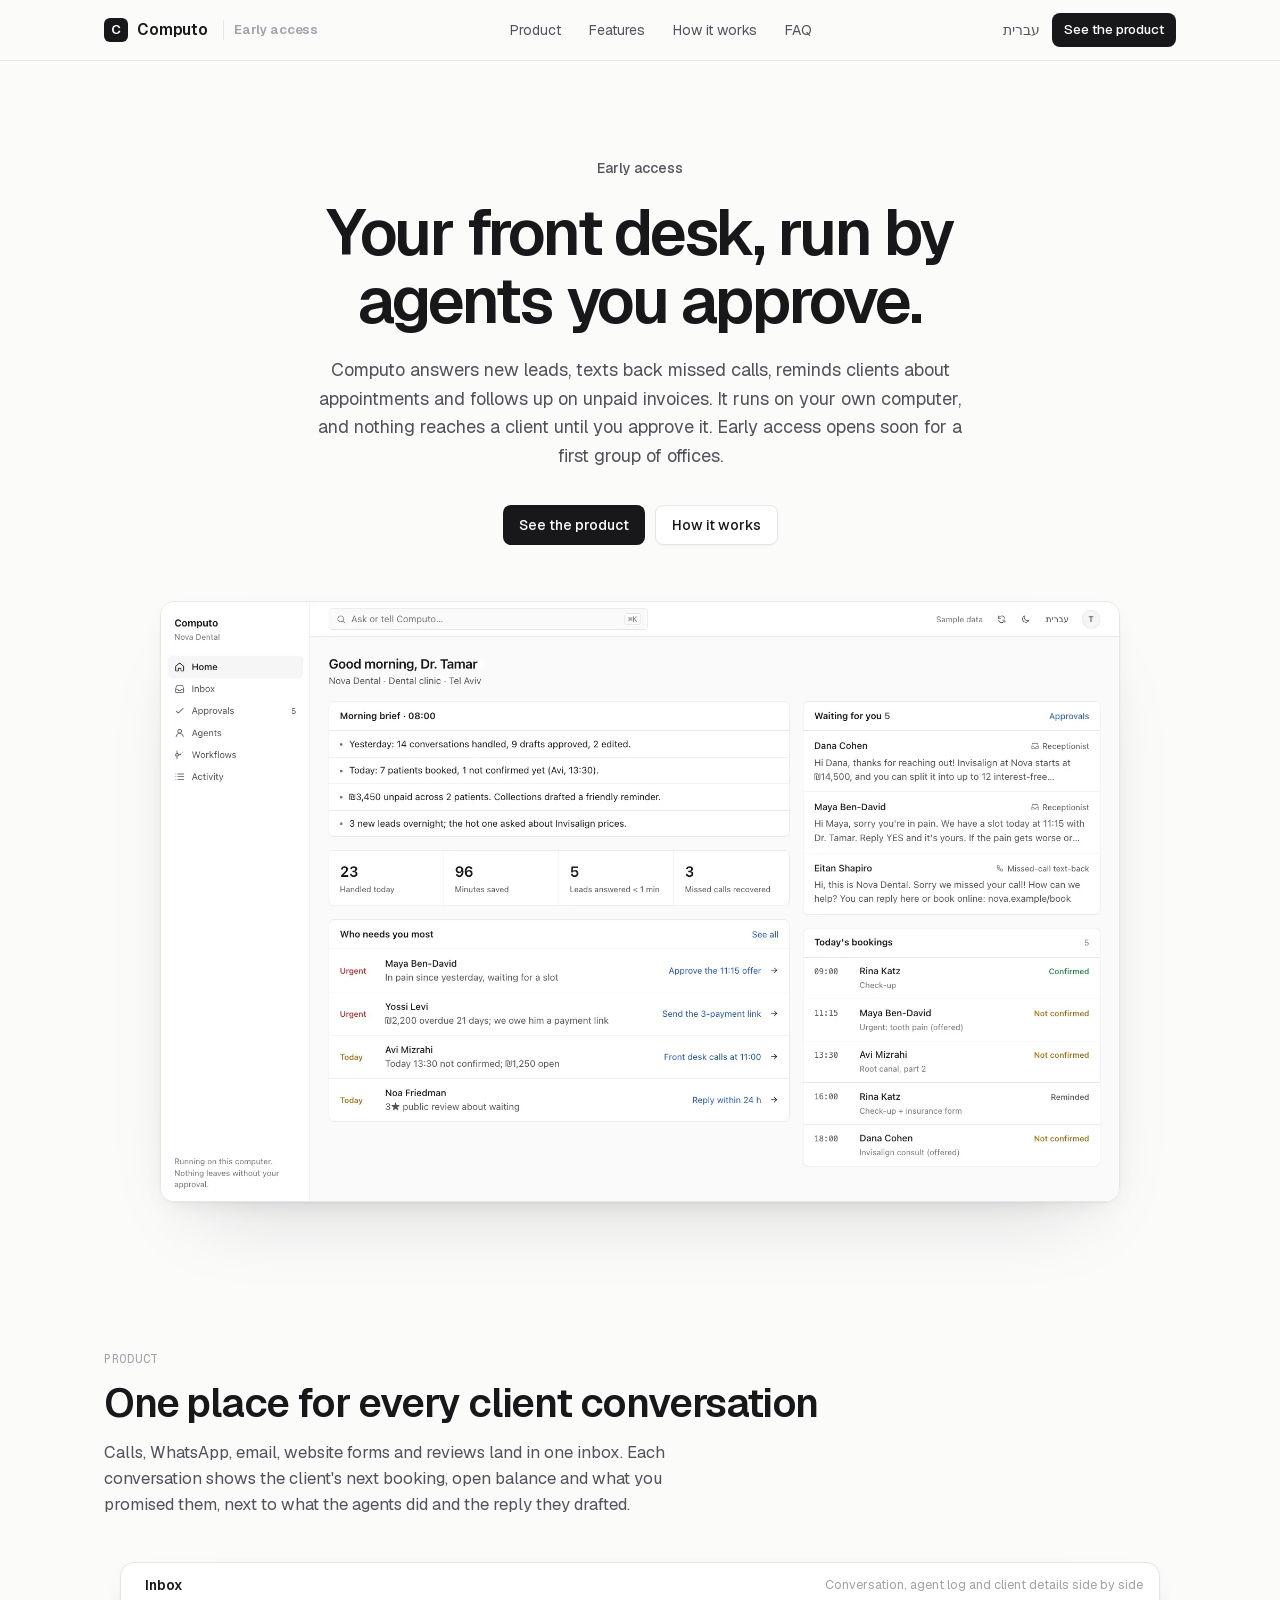
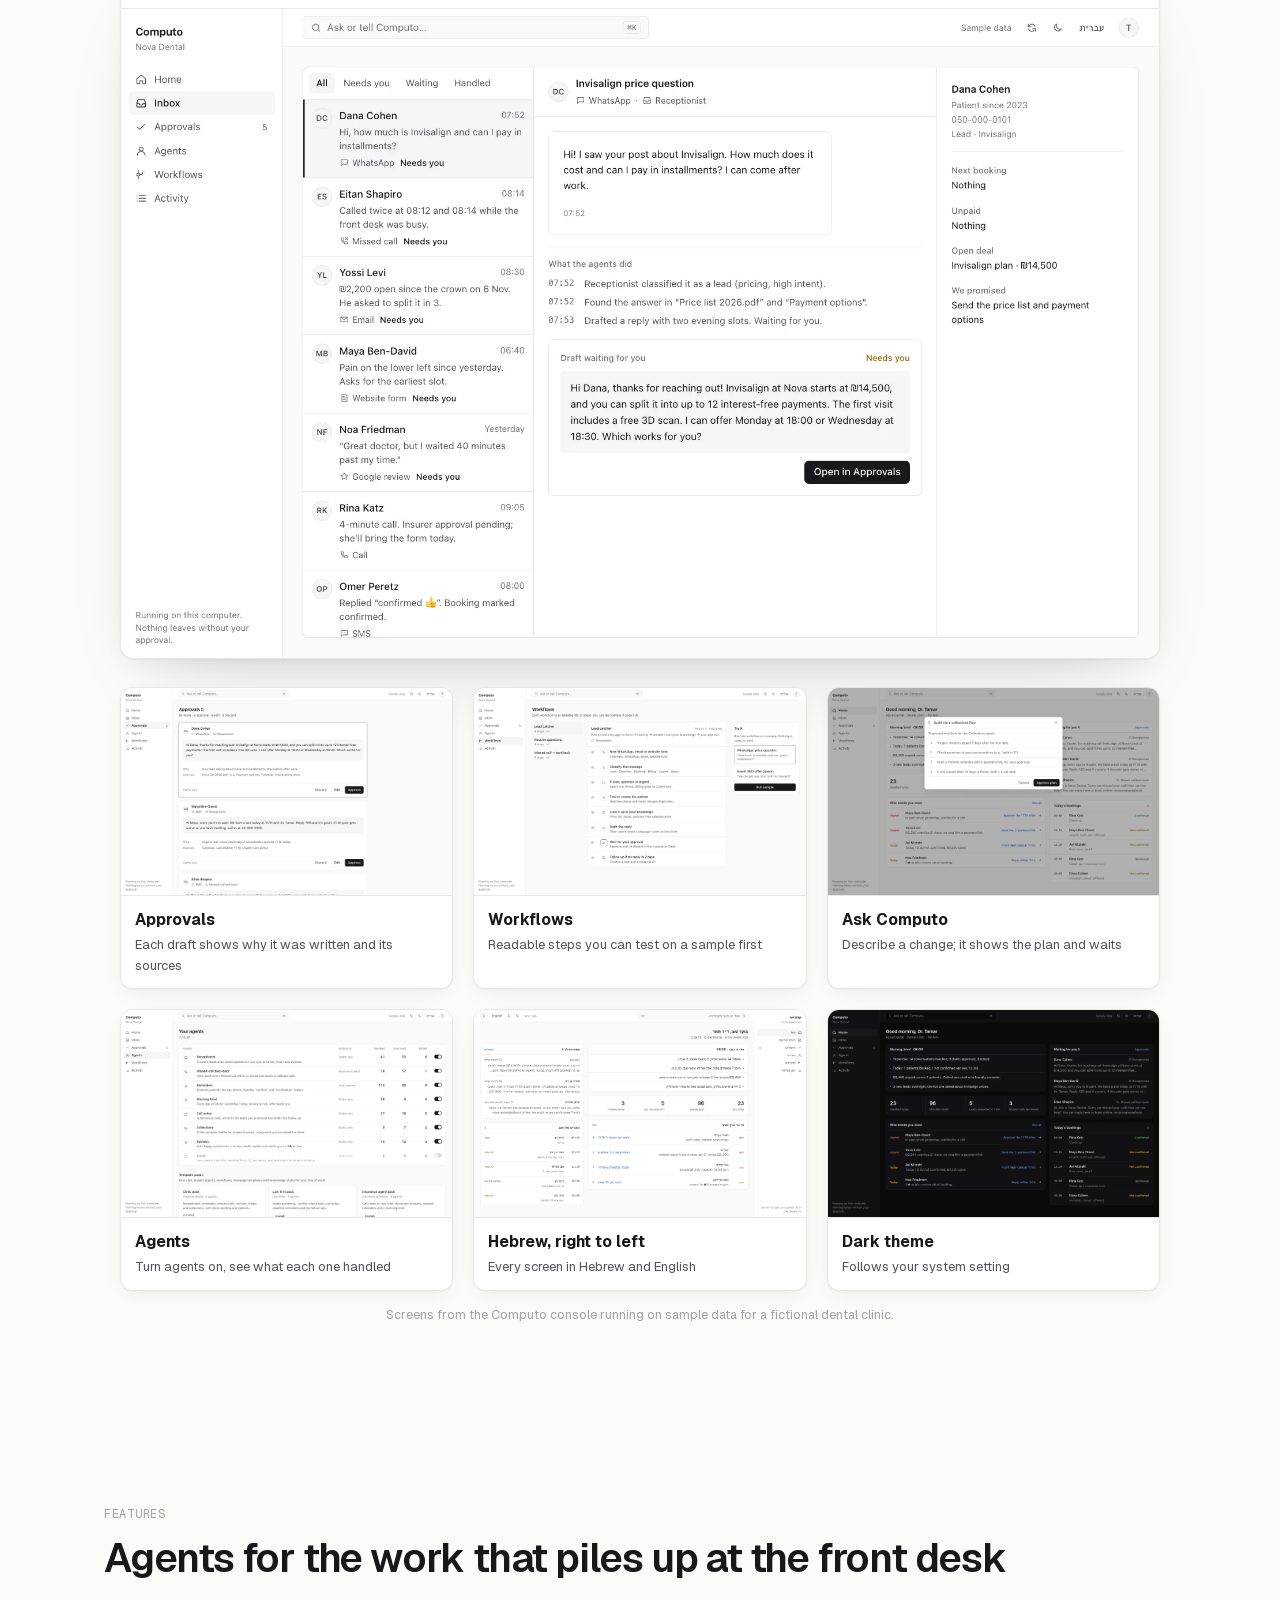
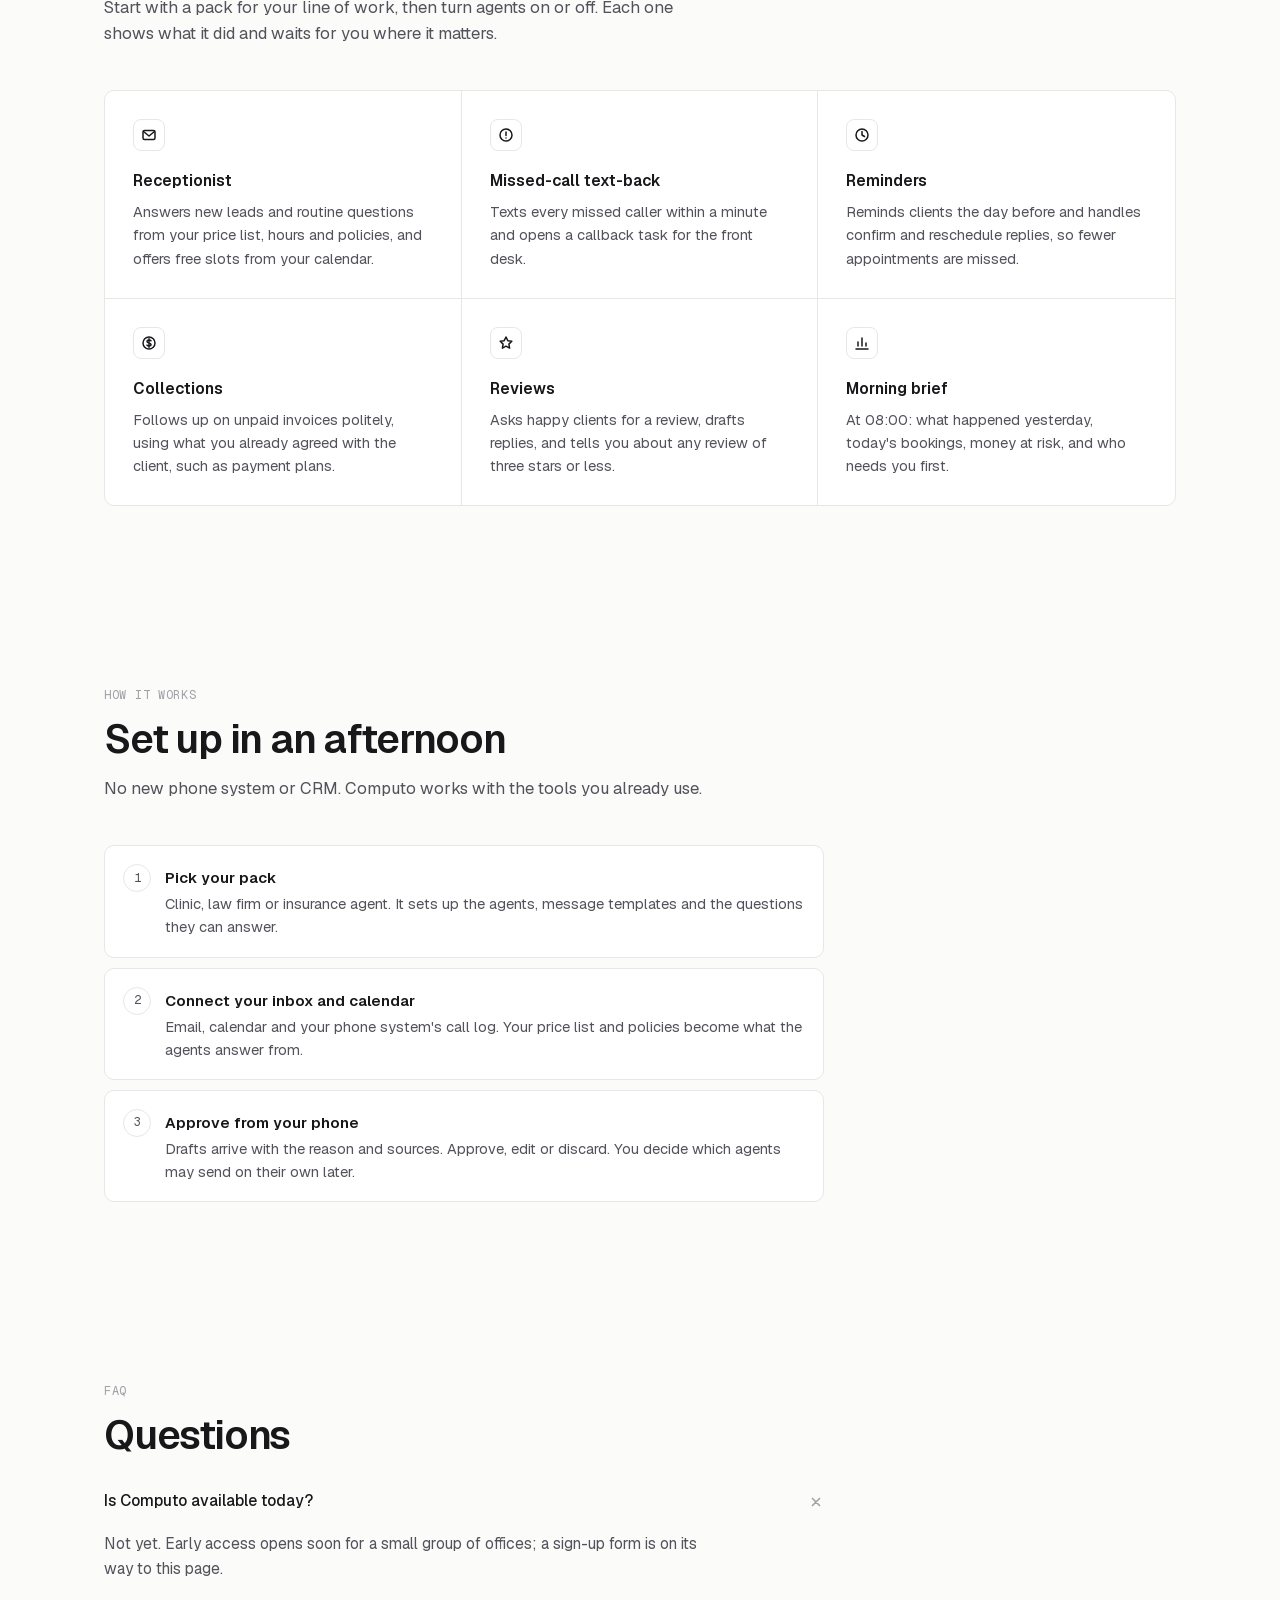
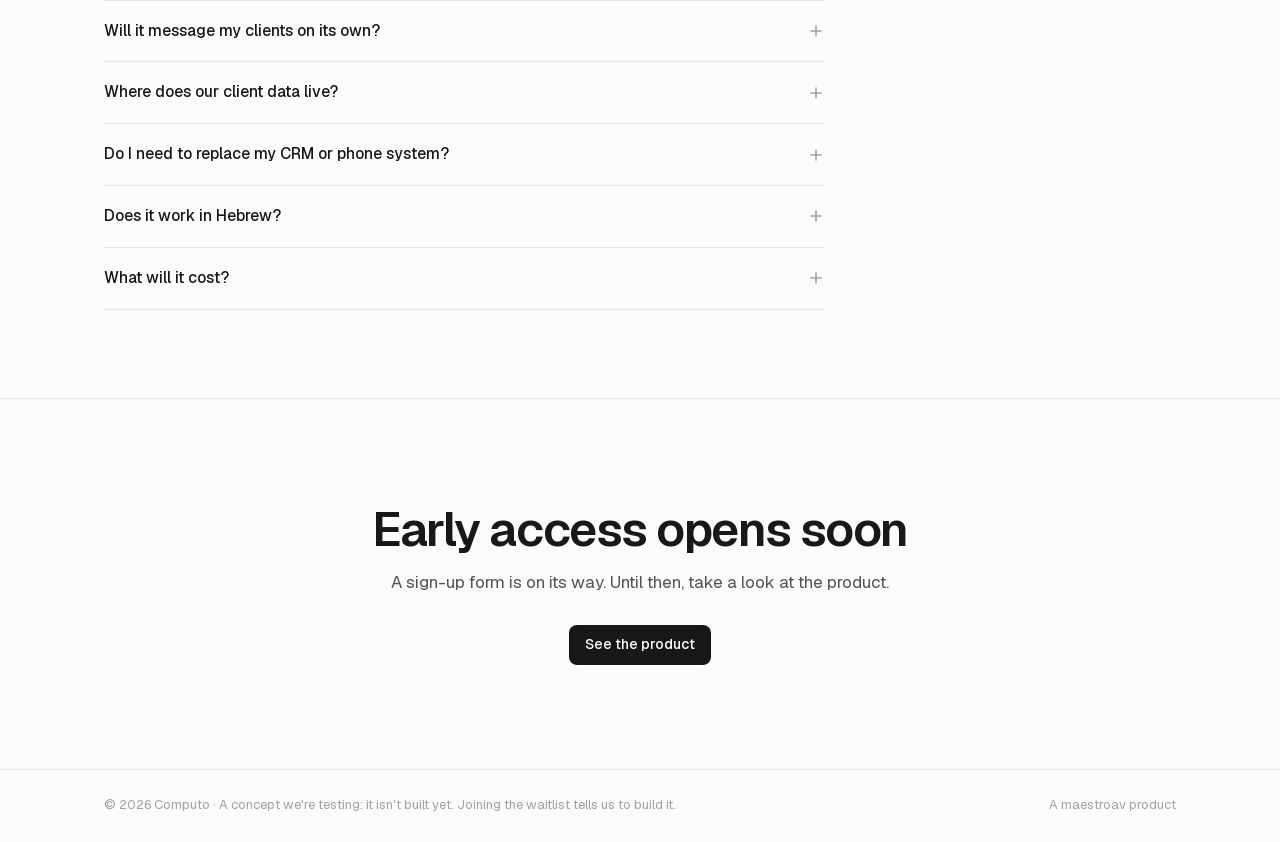
<file: lp/computo/index.html>
<!DOCTYPE html><html lang="en" class="BboVrW_variable nw7kYW_variable"><head><meta charSet="utf-8"/><meta name="viewport" content="width=device-width, initial-scale=1"/><link rel="preload" href="/_next/static/media/07a39a8a4660cc7c-s.p.0r6juujl39pe6.woff2" as="font" crossorigin="" type="font/woff2"/><link rel="preload" href="/_next/static/media/605ce01b664af129-s.p.0wgildi0cnwt9.woff2" as="font" crossorigin="" type="font/woff2"/><link rel="preload" href="/media/lp-computo-console-home.webp" as="image"/><link rel="preload" href="/media/lp-computo-console-inbox.webp" as="image"/><link rel="stylesheet" href="/_next/static/chunks/0kaxmw9t_pheu.css" data-precedence="next"/><link rel="preload" as="script" fetchPriority="low" href="/_next/static/chunks/2k8dbvo5j2wlj.js"/><script src="/_next/static/chunks/04_5mxa8qqu68.js" async=""></script><script src="/_next/static/chunks/2wu596w_r-x5u.js" async=""></script><script src="/_next/static/chunks/turbopack-077hmtqrhcoji.js" async=""></script><script src="/_next/static/chunks/1qery9lp0w-g2.js" async=""></script><title>Computo · Front-desk agents you approve, on your own computer</title><meta name="description" content="Computo answers leads, texts back missed calls, reminds clients and chases payments for client-facing offices. Data stays on your computer. Early access soon."/><link rel="canonical" href="https://maestroav.github.io/lp/computo/"/><link rel="alternate" hrefLang="en" href="https://maestroav.github.io/lp/computo/"/><link rel="alternate" hrefLang="he" href="https://maestroav.github.io/lp/computo-he/"/><link rel="alternate" hrefLang="x-default" href="https://maestroav.github.io/lp/computo/"/><meta property="og:title" content="Computo · Front-desk agents you approve, on your own computer"/><meta property="og:description" content="Computo answers leads, texts back missed calls, reminds clients and chases payments for client-facing offices. Data stays on your computer. Early access soon."/><meta property="og:url" content="https://maestroav.github.io/lp/computo/"/><meta property="og:locale" content="en_US"/><meta property="og:type" content="website"/><meta name="twitter:card" content="summary"/><meta name="twitter:title" content="Computo · Front-desk agents you approve, on your own computer"/><meta name="twitter:description" content="Computo answers leads, texts back missed calls, reminds clients and chases payments for client-facing offices. Data stays on your computer. Early access soon."/><link rel="icon" href="/brand/logo.png"/><meta name="next-size-adjust" content=""/><script src="/_next/static/chunks/0cz1d0mv5g_q7.js" noModule=""></script></head><body><div hidden=""><!--$--><!--/$--></div><div lang="en" dir="ltr" style="--accent:#1d4ed8"><header class="topbar"><div class="wrap"><span class="logo"><span class="logo-mark">C</span>Computo<span class="stage-tag">Early access</span></span><nav><a href="#product">Product</a><a href="#features">Features</a><a href="#how">How it works</a><a href="#faq">FAQ</a></nav><span class="topbar-actions"><a class="lang-link" href="/lp/computo-he/" hrefLang="he">עברית</a><a class="btn btn-dark btn-sm" href="#product">See the product</a></span></div></header><main><div class="wrap hero"><span class="badge">Early access</span><h1>Your front desk, run by agents you approve.</h1><p class="sub">Computo answers new leads, texts back missed calls, reminds clients about appointments and follows up on unpaid invoices. It runs on your own computer, and nothing reaches a client until you approve it. Early access opens soon for a first group of offices.</p><div class="actions"><a class="btn btn-dark" href="#product">See the product</a><a class="btn btn-light" href="#how">How it works</a></div><div class="hero-media"><img src="/media/lp-computo-console-home.webp" alt="Computo home screen: morning brief, today&#x27;s numbers, who needs attention and the drafts waiting for approval" width="1800" height="1125"/></div></div><section class="section" id="product"><div class="wrap"><span class="eyebrow">Product</span><h2>One place for every client conversation</h2><p class="lede">Calls, WhatsApp, email, website forms and reviews land in one inbox. Each conversation shows the client&#x27;s next booking, open balance and what you promised them, next to what the agents did and the reply they drafted.</p><figure class="screen-main"><div class="shot-bar"><b>Inbox</b><span class="screen-cap">Conversation, agent log and client details side by side</span></div><img src="/media/lp-computo-console-inbox.webp" alt="Unified inbox with a WhatsApp price question, the agents&#x27; actions and the client&#x27;s details" width="1800" height="1125"/></figure><div class="screen-grid"><figure><a href="/media/lp-computo-console-approvals.webp" aria-label="Approvals: open full size"><img src="/media/lp-computo-console-approvals.webp" alt="Approval queue with draft replies, reasons and sources" width="1800" height="1125" loading="lazy"/></a><figcaption><b>Approvals</b><small>Each draft shows why it was written and its sources</small></figcaption></figure><figure><a href="/media/lp-computo-console-workflow.webp" aria-label="Workflows: open full size"><img src="/media/lp-computo-console-workflow.webp" alt="Lead catcher workflow with eight numbered steps and a Try it panel" width="1800" height="1125" loading="lazy"/></a><figcaption><b>Workflows</b><small>Readable steps you can test on a sample first</small></figcaption></figure><figure><a href="/media/lp-computo-console-command.webp" aria-label="Ask Computo: open full size"><img src="/media/lp-computo-console-command.webp" alt="Command bar proposing a collections workflow plan with an Approve plan button" width="1800" height="1125" loading="lazy"/></a><figcaption><b>Ask Computo</b><small>Describe a change; it shows the plan and waits</small></figcaption></figure><figure><a href="/media/lp-computo-console-agents.webp" aria-label="Agents: open full size"><img src="/media/lp-computo-console-agents.webp" alt="Agents table with autonomy level and weekly counts, and template packs" width="1800" height="1125" loading="lazy"/></a><figcaption><b>Agents</b><small>Turn agents on, see what each one handled</small></figcaption></figure><figure><a href="/media/lp-computo-console-home-he.webp" aria-label="Hebrew, right to left: open full size"><img src="/media/lp-computo-console-home-he.webp" alt="Computo home screen in Hebrew, laid out right to left" width="1800" height="1125" loading="lazy"/></a><figcaption><b>Hebrew, right to left</b><small>Every screen in Hebrew and English</small></figcaption></figure><figure><a href="/media/lp-computo-console-home-dark.webp" aria-label="Dark theme: open full size"><img src="/media/lp-computo-console-home-dark.webp" alt="Computo home screen in the dark theme" width="1800" height="1125" loading="lazy"/></a><figcaption><b>Dark theme</b><small>Follows your system setting</small></figcaption></figure></div><p class="demo-note">Screens from the Computo console running on sample data for a fictional dental clinic.</p></div></section><section class="section" id="features"><div class="wrap"><span class="eyebrow">Features</span><h2>Agents for the work that piles up at the front desk</h2><p class="lede">Start with a pack for your line of work, then turn agents on or off. Each one shows what it did and waits for you where it matters.</p><div class="features"><article><span class="ic"><svg width="16" height="16" viewBox="0 0 16 16" fill="none" stroke="currentColor" stroke-width="1.5" stroke-linecap="round" stroke-linejoin="round" aria-hidden="true"><rect x="2" y="3.5" width="12" height="9" rx="1.5"/><path d="M2.5 4.5L8 9l5.5-4.5"/></svg></span><h3>Receptionist</h3><p>Answers new leads and routine questions from your price list, hours and policies, and offers free slots from your calendar.</p></article><article><span class="ic"><svg width="16" height="16" viewBox="0 0 16 16" fill="none" stroke="currentColor" stroke-width="1.5" stroke-linecap="round" stroke-linejoin="round" aria-hidden="true"><circle cx="8" cy="8" r="6"/><path d="M8 5v3.5M8 11h.01"/></svg></span><h3>Missed-call text-back</h3><p>Texts every missed caller within a minute and opens a callback task for the front desk.</p></article><article><span class="ic"><svg width="16" height="16" viewBox="0 0 16 16" fill="none" stroke="currentColor" stroke-width="1.5" stroke-linecap="round" stroke-linejoin="round" aria-hidden="true"><circle cx="8" cy="8" r="6"/><path d="M8 4.5V8l2.5 1.5"/></svg></span><h3>Reminders</h3><p>Reminds clients the day before and handles confirm and reschedule replies, so fewer appointments are missed.</p></article><article><span class="ic"><svg width="16" height="16" viewBox="0 0 16 16" fill="none" stroke="currentColor" stroke-width="1.5" stroke-linecap="round" stroke-linejoin="round" aria-hidden="true"><circle cx="8" cy="8" r="6"/><path d="M10 5.8c-.5-.6-1.2-.8-2-.8-1.1 0-2 .6-2 1.5 0 2 4 1 4 3 0 .9-.9 1.5-2 1.5-.8 0-1.6-.3-2-.9M8 3.8v8.4"/></svg></span><h3>Collections</h3><p>Follows up on unpaid invoices politely, using what you already agreed with the client, such as payment plans.</p></article><article><span class="ic"><svg width="16" height="16" viewBox="0 0 16 16" fill="none" stroke="currentColor" stroke-width="1.5" stroke-linecap="round" stroke-linejoin="round" aria-hidden="true"><path d="M8 2l1.8 3.7 4 .6-2.9 2.8.7 4L8 11.2 4.4 13.1l.7-4L2.2 6.3l4-.6z"/></svg></span><h3>Reviews</h3><p>Asks happy clients for a review, drafts replies, and tells you about any review of three stars or less.</p></article><article><span class="ic"><svg width="16" height="16" viewBox="0 0 16 16" fill="none" stroke="currentColor" stroke-width="1.5" stroke-linecap="round" stroke-linejoin="round" aria-hidden="true"><path d="M2 14h12M4 11V7M8 11V3M12 11V8"/></svg></span><h3>Morning brief</h3><p>At 08:00: what happened yesterday, today&#x27;s bookings, money at risk, and who needs you first.</p></article></div></div></section><section class="section" id="how"><div class="wrap split single"><div><span class="eyebrow">How it works</span><h2>Set up in an afternoon</h2><p class="lede">No new phone system or CRM. Computo works with the tools you already use.</p><div class="steps"><div class="step"><span class="n">1</span><div><h3>Pick your pack</h3><p>Clinic, law firm or insurance agent. It sets up the agents, message templates and the questions they can answer.</p></div></div><div class="step"><span class="n">2</span><div><h3>Connect your inbox and calendar</h3><p>Email, calendar and your phone system&#x27;s call log. Your price list and policies become what the agents answer from.</p></div></div><div class="step"><span class="n">3</span><div><h3>Approve from your phone</h3><p>Drafts arrive with the reason and sources. Approve, edit or discard. You decide which agents may send on their own later.</p></div></div></div></div></div></section><section class="section" id="faq"><div class="wrap"><span class="eyebrow">FAQ</span><h2>Questions</h2><div class="faq"><details open=""><summary>Is Computo available today?<svg width="16" height="16" viewBox="0 0 16 16" fill="none" stroke="currentColor" stroke-width="1.6" stroke-linecap="round" aria-hidden="true"><path d="M8 3v10M3 8h10"></path></svg></summary><p>Not yet. Early access opens soon for a small group of offices; a sign-up form is on its way to this page.</p></details><details><summary>Will it message my clients on its own?<svg width="16" height="16" viewBox="0 0 16 16" fill="none" stroke="currentColor" stroke-width="1.6" stroke-linecap="round" aria-hidden="true"><path d="M8 3v10M3 8h10"></path></svg></summary><p>Only if you allow it. Every agent starts with drafts that you approve. Later you can let a specific agent send a specific kind of message, such as appointment reminders, and turn it off at any time.</p></details><details><summary>Where does our client data live?<svg width="16" height="16" viewBox="0 0 16 16" fill="none" stroke="currentColor" stroke-width="1.6" stroke-linecap="round" aria-hidden="true"><path d="M8 3v10M3 8h10"></path></svg></summary><p>On your own computer or your own private server. Call audio is transcribed locally. Text sent to the AI model is masked first (ID, card and phone numbers) and goes only to a paid model plan that doesn&#x27;t train on it.</p></details><details><summary>Do I need to replace my CRM or phone system?<svg width="16" height="16" viewBox="0 0 16 16" fill="none" stroke="currentColor" stroke-width="1.6" stroke-linecap="round" aria-hidden="true"><path d="M8 3v10M3 8h10"></path></svg></summary><p>No. Computo reads from and drafts into the tools you already have. It isn&#x27;t another CRM.</p></details><details><summary>Does it work in Hebrew?<svg width="16" height="16" viewBox="0 0 16 16" fill="none" stroke="currentColor" stroke-width="1.6" stroke-linecap="round" aria-hidden="true"><path d="M8 3v10M3 8h10"></path></svg></summary><p>Yes. Every screen works in Hebrew and English, and agents reply in the client&#x27;s language.</p></details><details><summary>What will it cost?<svg width="16" height="16" viewBox="0 0 16 16" fill="none" stroke="currentColor" stroke-width="1.6" stroke-linecap="round" aria-hidden="true"><path d="M8 3v10M3 8h10"></path></svg></summary><p>One simple monthly price per office, announced before early access opens.</p></details></div></div></section><section class="closing"><div class="wrap"><h2>Early access opens soon</h2><p class="sub">A sign-up form is on its way. Until then, take a look at the product.</p><div class="actions"><a class="btn btn-dark" href="#product">See the product</a></div></div></section></main><footer class="footer"><div class="wrap"><span>© <!-- -->2026<!-- --> <!-- -->Computo<!-- --> · A concept we&#x27;re testing: it isn&#x27;t built yet. Joining the waitlist tells us to build it.</span><a href="https://maestroav.github.io/">A maestroav product</a></div></footer></div><!--$--><!--/$--><script id="_R_">(globalThis["TURBOPACK"] || (globalThis["TURBOPACK"] = [])).push({"otherChunks":["static/chunks/2k8dbvo5j2wlj.js","static/chunks/04_5mxa8qqu68.js","static/chunks/2wu596w_r-x5u.js"],"runtimeModuleIds":[82342]});</script><script src="/_next/static/chunks/2k8dbvo5j2wlj.js" async=""></script><script>(self.__next_f=self.__next_f||[]).push([0])</script><script>self.__next_f.push([1,"1:\"$Sreact.fragment\"\n2:\"/_next/static/chunks/1qery9lp0w-g2.js\"\n3:I[25186,[\"$2\"],\"default\"]\n4:I[66654,[\"$2\"],\"default\"]\nb:I[70001,[\"$2\"],\"OutletBoundary\"]\nc:\"$Sreact.suspense\"\ne:\"ViewportBoundary\"\nf:I[70001,[\"$2\"],\"$e\"]\n11:\"MetadataBoundary\"\n12:I[70001,[\"$2\"],\"$11\"]\n14:I[66313,[],\"default\",1]\n:HL[\"/_next/static/chunks/0kaxmw9t_pheu.css\",\"style\"]\n:HL[\"/_next/static/media/07a39a8a4660cc7c-s.p.0r6juujl39pe6.woff2\",\"font\",{\"crossOrigin\":\"\",\"type\":\"font/woff2\"}]\n:HL[\"/_next/static/media/605ce01b664af129-s.p.0wgildi0cnwt9.woff2\",\"font\",{\"crossOrigin\":\"\",\"type\":\"font/woff2\"}]\n5:X\n9:[[\"children\",{\"s\":\"__PAGE__\",\"h\":512,\"d\":{\"r\":[\"$\",\"$1\",\"c\",{\"children\":[\"$La\",null,[\"$\",\"$Lb\",null,{\"children\":[\"$\",\"$c\",null,{\"name\":\"Next.MetadataOutlet\",\"children\":\"$@d\"}]}]]}],\"p\":false,\"v\":null}}]]\n8:[[\"children\",{\"s\":{\"n\":\"slug\",\"t\":\"d\",\"k\":\"computo\",\"s\":[]},\"h\":66048,\"d\":{\"r\":[\"$\",\"$1\",\"c\",{\"children\":[null,[\"$\",\"$L3\",null,{\"parallelRouterKey\":\"children\",\"error\":\"$undefined\",\"errorStyles\":\"$undefined\",\"errorScripts\":\"$undefined\",\"template\":[\"$\",\"$L4\",null,{}],\"templateStyles\":\"$undefined\",\"templateScripts\":\"$undefined\",\"notFound\":\"$undefined\",\"forbidden\":\"$undefined\",\"unauthorized\":\"$undefined\"}]]}],\"p\":false,\"v\":\"$5\"},\"c\":\"$Q9\"}]]\n7:[[\"children\",{\"s\":\"lp\",\"h\":131584,\"d\":{\"r\":[\"$\",\"$1\",\"c\",{\"children\":[null,[\"$\",\"$L3\",null,{\"parallelRouterKey\":\"children\",\"error\":\"$undefined\",\"errorStyles\":\"$undefined\",\"errorScripts\":\"$undefined\",\"template\":[\"$\",\"$L4\",null,{}],\"templateStyles\":\"$undefined\",\"templateScripts\":\"$undefined\",\"notFound\":\"$undefined\",\"forbidden\":\"$undefined\",\"unauthorized\":\"$undefined\"}]]}],\"p\":false,\"v\":\"$5\"},\"c\":\"$Q8\"}]]\n6:[[\"children\",{\"s\":\"(site)\",\"h\":131600,\"d\":{\"r\":[\"$\",\"$1\",\"c\",{\"children\":[[[\"$\",\"link\",\"0\",{\"rel\":\"stylesheet\",\"href\":\"/_next/static/chunks/0kaxmw9t_pheu.css\",\"precedence\":\"next\",\"crossOrigin\":\"$undefined\",\"nonce\":\"$undefined\"}]],[\"$\",\"html\",null,{\"lang\":\"en\",\"className\":\"BboVrW_variable nw7kYW_variable\",\"children\":[\"$\",\"body\",null,{\"children\":[\"$\",\"$L3\",null,{\"parallelRouterKey\":\"children\",\"error\":\"$undefined\",\"errorStyles\":\"$undefined\",\"errorScripts\":\"$undefined\",\"template\":[\"$\",\"$L4\",null,{}],\"templateStyles\":\"$undefined\",\"templateScripts\":\"$undefined\",\"notFound\":[[[\"$\",\"title\",null,{\"children\":\"404: This page could not be found.\"}],[\"$\",\"div\",null,{\"style\":\"$0:t:t:d:r:props:children:1:props:notFound:0:1:props:style\",\"children\":[\"$\",\"div\",null,{\"children\":[[\"$\",\"style\",null,{\"dangerouslySetInnerHTML\":{\"__html\":\"body{color:#000;background:#fff;margin:0}.next-error-h1{border-right:1px solid rgba(0,0,0,.3)}@media (prefers-color-scheme:dark){body{color:#fff;background:#000}.next-error-h1{border-right:1px solid rgba(255,255,255,.3)}}\"}}],[\"$\",\"h1\",null,{\"className\":\"next-error-h1\",\"style\":\"$0:t:t:d:r:props:children:1:props:notFound:0:1:props:children:props:children:1:props:style\",\"children\":404}],[\"$\",\"div\",null,{\"style\":\"$0:t:t:d:r:props:children:1:props:notFound:0:1:props:children:props:children:2:props:style\",\"children\":[\"$\",\"h2\",null,{\"style\":\"$0:t:t:d:r:props:children:1:props:notFound:0:1:props:children:props:children:2:props:children:props:style\",\"children\":\"This page could not be found.\"}]}]]}]}]],[]],\"forbidden\":\"$undefined\",\"unauthorized\":\"$undefined\"}]}]}]]}],\"p\":false,\"v\":null},\"c\":\"$Q7\"}]]\n0:{\"P\":null,\"c\":[\"\",\"lp\",\"computo\",\"\"],\"q\":\"\",\"i\":false,\"t\":{\"t\":{\"s\":\"\",\"h\":131600,\"d\":{\"r\":[\"$\",\"$1\",\"c\",{\"children\":[null,[\"$\",\"$L3\",null,{\"parallelRouterKey\":\"children\",\"error\":\"$undefined\",\"errorStyles\":\"$undefined\",\"errorScripts\":\"$undefined\",\"template\":[\"$\",\"$L4\",null,{}],\"templateStyles\":\"$undefined\",\"templateScripts\":\"$undefined\",\"notFound\":[[[\"$\",\"title\",null,{\"children\":\"404: This page could not be found.\"}],[\"$\",\"div\",null,{\"style\":{\"fontFamily\":\"system-ui,\\\"Segoe UI\\\",Roboto,Helvetica,Arial,sans-serif,\\\"Apple Color Emoji\\\",\\\"Segoe UI Emoji\\\"\",\"height\":\"100vh\",\"textAlign\":\"center\",\"display\":\"flex\",\"flexDirection\":\"column\",\"alignItems\":\"center\",\"justifyContent\":\"center\"},\"children\":[\"$\",\"div\",null,{\"children\":[[\"$\",\"style\",null,{\"dangerouslySetInnerHTML\":{\"__html\":\"body{color:#000;background:#fff;margin:0}.next-error-h1{border-right:1px solid rgba(0,0,0,.3)}@media (prefers-color-scheme:dark){body{color:#fff;background:#000}.next-error-h1{border-right:1px solid rgba(255,255,255,.3)}}\"}}],[\"$\",\"h1\",null,{\"className\":\"next-error-h1\",\"style\":{\"display\":\"inline-block\",\"margin\":\"0 20px 0 0\",\"padding\":\"0 23px 0 0\",\"fontSize\":24,\"fontWeight\":500,\"verticalAlign\":\"top\",\"lineHeight\":\"49px\"},\"children\":404}],[\"$\",\"div\",null,{\"style\":{\"display\":\"inline-block\"},\"children\":[\"$\",\"h2\",null,{\"style\":{\"fontSize\":14,\"fontWeight\":400,\"lineHeight\":\"49px\",\"margin\":0},\"children\":\"This page could not be found.\"}]}]]}]}]],[]],\"forbidden\":\"$undefined\",\"unauthorized\":\"$undefined\"}]]}],\"p\":false,\"v\":\"$5\"},\"c\":\"$Q6\"},\"h\":{\"r\":[\"$\",\"$1\",\"h\",{\"children\":[null,[\"$\",\"$Lf\",null,{\"children\":\"$L10\"}],[\"$\",\"$L12\",null,{\"children\":[[\"$\",\"div\",null,{\"hidden\":true,\"children\":[\"$\",\"$c\",null,{\"name\":\"Next.Metadata\",\"children\":\"$L13\"}]}],null]}],[\"$\",\"meta\",null,{\"name\":\"next-size-adjust\",\"content\":\"\"}]]}],\"p\":false,\"v\":null}},\"m\":\"$undefined\",\"G\":[\"$14\",[]],\"S\":true,\"r\":\"$undefined\",\"s\":\"$undefined\",\"a\":\"$undefined\",\"l\":\"$undefined\",\"p\":\"$undefined\",\"d\":\"$undefined\",\"b\":\"i-CepP4Srok2KegI-NXHy\"}\n5:C\n10:[[\"$\",\"meta\",\"0\",{\"charSet\":\"utf-8\"}],[\"$\",\"meta\",\"1\",{\"name\":\"viewport\",\"content\":\"width=device-width, initial-scale=1\"}]]\n"])</script><script>self.__next_f.push([1,":HL[\"/media/lp-computo-console-home.webp\",\"image\"]\n:HL[\"/media/lp-computo-console-inbox.webp\",\"image\"]\na:[\"$\",\"div\",null,{\"lang\":\"en\",\"dir\":\"ltr\",\"style\":{\"--accent\":\"#1d4ed8\"},\"children\":[[\"$\",\"header\",null,{\"className\":\"topbar\",\"children\":[\"$\",\"div\",null,{\"className\":\"wrap\",\"children\":[[\"$\",\"span\",null,{\"className\":\"logo\",\"children\":[[\"$\",\"span\",null,{\"className\":\"logo-mark\",\"children\":\"C\"}],\"Computo\",[\"$\",\"span\",null,{\"className\":\"stage-tag\",\"children\":\"Early access\"}]]}],[\"$\",\"nav\",null,{\"children\":[[\"$\",\"a\",\"product\",{\"href\":\"#product\",\"children\":\"Product\"}],[\"$\",\"a\",\"features\",{\"href\":\"#features\",\"children\":\"Features\"}],[\"$\",\"a\",\"how\",{\"href\":\"#how\",\"children\":\"How it works\"}],[\"$\",\"a\",\"faq\",{\"href\":\"#faq\",\"children\":\"FAQ\"}]]}],[\"$\",\"span\",null,{\"className\":\"topbar-actions\",\"children\":[[\"$\",\"a\",null,{\"className\":\"lang-link\",\"href\":\"/lp/computo-he/\",\"hrefLang\":\"he\",\"children\":\"עברית\"}],[\"$\",\"a\",null,{\"className\":\"btn btn-dark btn-sm\",\"href\":\"#product\",\"children\":\"See the product\"}]]}]]}]}],[\"$\",\"main\",null,{\"children\":[[\"$\",\"div\",\"6b09fcf1f992050959f7dc90\",{\"className\":\"wrap hero\",\"children\":[[\"$\",\"span\",null,{\"className\":\"badge\",\"children\":\"Early access\"}],[\"$\",\"h1\",null,{\"children\":\"Your front desk, run by agents you approve.\"}],[\"$\",\"p\",null,{\"className\":\"sub\",\"children\":\"Computo answers new leads, texts back missed calls, reminds clients about appointments and follows up on unpaid invoices. It runs on your own computer, and nothing reaches a client until you approve it. Early access opens soon for a first group of offices.\"}],[\"$\",\"div\",null,{\"className\":\"actions\",\"children\":[[\"$\",\"a\",null,{\"className\":\"btn btn-dark\",\"href\":\"#product\",\"children\":\"See the product\"}],[\"$\",\"a\",null,{\"className\":\"btn btn-light\",\"href\":\"#how\",\"children\":\"How it works\"}]]}],[\"$\",\"div\",null,{\"className\":\"hero-media\",\"children\":[\"$\",\"img\",null,{\"src\":\"/media/lp-computo-console-home.webp\",\"alt\":\"Computo home screen: morning brief, today's numbers, who needs attention and the drafts waiting for approval\",\"width\":1800,\"height\":1125}]}]]}],[\"$\",\"section\",\"6b09fcf1f992050959f7dc98\",{\"className\":\"section\",\"id\":\"product\",\"children\":[\"$\",\"div\",null,{\"className\":\"wrap\",\"children\":[[\"$\",\"span\",null,{\"className\":\"eyebrow\",\"children\":\"Product\"}],[\"$\",\"h2\",null,{\"children\":\"One place for every client conversation\"}],[\"$\",\"p\",null,{\"className\":\"lede\",\"children\":\"Calls, WhatsApp, email, website forms and reviews land in one inbox. Each conversation shows the client's next booking, open balance and what you promised them, next to what the agents did and the reply they drafted.\"}],[\"$\",\"figure\",null,{\"className\":\"screen-main\",\"children\":[[\"$\",\"div\",null,{\"className\":\"shot-bar\",\"children\":[[\"$\",\"b\",null,{\"children\":\"Inbox\"}],[\"$\",\"span\",null,{\"className\":\"screen-cap\",\"children\":\"Conversation, agent log and client details side by side\"}]]}],[\"$\",\"img\",null,{\"src\":\"/media/lp-computo-console-inbox.webp\",\"alt\":\"Unified inbox with a WhatsApp price question, the agents' actions and the client's details\",\"width\":1800,\"height\":1125}]]}],[\"$\",\"div\",null,{\"className\":\"screen-grid\",\"children\":[[\"$\",\"figure\",\"6b09fcf1f992050959f7dc92\",{\"children\":[[\"$\",\"a\",null,{\"href\":\"/media/lp-computo-console-approvals.webp\",\"aria-label\":\"Approvals: open full size\",\"children\":[\"$\",\"img\",null,{\"src\":\"/media/lp-computo-console-approvals.webp\",\"alt\":\"Approval queue with draft replies, reasons and sources\",\"width\":1800,\"height\":1125,\"loading\":\"lazy\"}]}],[\"$\",\"figcaption\",null,{\"children\":[[\"$\",\"b\",null,{\"children\":\"Approvals\"}],[\"$\",\"small\",null,{\"children\":\"Each draft shows why it was written and its sources\"}]]}]]}],[\"$\",\"figure\",\"6b09fcf1f992050959f7dc93\",{\"children\":[[\"$\",\"a\",null,{\"href\":\"/media/lp-computo-console-workflow.webp\",\"aria-label\":\"Workflows: open full size\",\"children\":[\"$\",\"img\",null,{\"src\":\"/media/lp-computo-console-workflow.webp\",\"alt\":\"Lead catcher workflow with eight numbered steps and a Try it panel\",\"width\":1800,\"height\":1125,\"loading\":\"lazy\"}]}],[\"$\",\"figcaption\",null,{\"children\":[[\"$\",\"b\",null,{\"children\":\"Workflows\"}],[\"$\",\"small\",null,{\"children\":\"Readable steps you can test on a sample first\"}]]}]]}],[\"$\",\"figure\",\"6b09fcf1f992050959f7dc94\",{\"children\":[[\"$\",\"a\",null,{\"href\":\"/media/lp-computo-console-command.webp\",\"aria-label\":\"Ask Computo: open full size\",\"children\":[\"$\",\"img\",null,{\"src\":\"/media/lp-computo-console-command.webp\",\"alt\":\"Command bar proposing a collections workflow plan with an Approve plan button\",\"width\":1800,\"height\":1125,\"loading\":\"lazy\"}]}],\"$L15\"]}],\"$L16\",\"$L17\",\"$L18\"]}],\"$L19\"]}]}],\"$L1a\",\"$L1b\",\"$L1c\",\"$L1d\"]}],\"$L1e\"]}]\n15:[\"$\",\"figcaption\",null,{\"children\":[[\"$\",\"b\",null,{\"children\":\"Ask Computo\"}],[\"$\",\"small\",null,{\"children\":\"Describe a change; it shows the plan and waits\"}]]}]\n16:[\"$\",\"figure\",\"6b09fcf1f992050959f7dc95\",{\"children\":[[\"$\",\"a\",null,{\"href\":\"/media/lp-computo-console-agents.webp\",\"aria-label\":\"Agents: open full size\",\"children\":[\"$\",\"img\",null,{\"src\":\"/media/lp-computo-console-agents.webp\",\"alt\":\"Agents table with autonomy level and weekly counts, and template packs\",\"width\":1800,\"height\":1125,\"loading\":\"lazy\"}]}],[\"$\",\"figcaption\",null,{\"children\":[[\"$\",\"b\",null,{\"children\":\"Agents\"}],[\"$\",\"small\",null,{\"children\":\"Turn agents on, see what each one handled\"}]]}]]}]\n17:[\"$\",\"figure\",\"6b09fcf1f992050959f7dc96\",{\"children\":[[\"$\",\"a\",null,{\"href\":\"/media/lp-computo-console-home-he.webp\",\"aria-label\":\"Hebrew, right to left: open full size\",\"children\":[\"$\",\"img\",null,{\"src\":\"/media/lp-computo-console-home-he.webp\",\"alt\":\"Computo home screen in Hebrew, laid out right to left\",\"width\":1800,\"height\":1125,\"loading\":\"lazy\"}]}],[\"$\",\"figcaption\",null,{\"children\":[[\"$\",\"b\",null,{\"children\":\"Hebrew, right to left\"}],[\"$\",\"small\",null,{\"children\":\"Every screen in Hebrew and English\"}]]}]]}]\n18:[\"$\",\"figure\",\"6b09fcf1f992050959f7dc97\",{\"children\":[[\"$\",\"a\",null,{\"href\":\"/media/lp-computo-console-home-dark.webp\",\"aria-label\":\"Dark theme: open full size\",\"children\":[\"$\",\"img\",null,{\"src\":\"/media/lp-computo-console-home-dark.webp\",\"alt\":\"Computo home screen in the dark theme\",\"width\":1800,\"height\":1125,\"loading\":\"lazy\"}]}],[\"$\",\"figcaption\",null,{\"children\":[[\"$\",\"b\",null,{\"children\":\"Dark theme\"}],[\"$\",\"small\",null,{\"children\":\"Follows your system setting\"}]]}]]}]\n19:[\"$\",\"p\",null,{\"className\":\"demo-note\",\"children\":\"Screens from the Computo console running on sample data for a fictional dental clinic.\"}]\n1a:[\"$\",\"section\",\"6b09fcf1f992050959f7dc9f\",{\"className\":\"section\",\"id\":\"features\",\"children\":[\"$\",\"div\",null,{\"className\":\"wrap\",\"children\":[[\"$\",\"span\",null,{\"className\":\"eyebrow\",\"children\":\"Features\"}],[\"$\",\"h2\",null,{\"children\":\"Agents for the work that piles up at the front desk\"}],[\"$\",\"p\",null,{\"className\":\"lede\",\"children\":\"Start with a pack for your line of work, then turn agents on or off. Each one shows what it did and waits for you where it matters.\"}],[\"$\",\"div\",null,{\"className\":\"features\",\"children\":[[\"$\",\"article\",\"6b09fcf1f992050959f7dc99\",{\"children\":[[\"$\",\"span\",null,{\"className\":\"ic\",\"children\":[\"$\",\"svg\",null,{\"width\":16,\"height\":16,\"viewBox\":\"0 0 16 16\",\"fill\":\"none\",\"stroke\":\"currentColor\",\"strokeWidth\":1.5,\"strokeLinecap\":\"round\",\"strokeLinejoin\":\"round\",\"aria-hidden\":true,\"dangerouslySetInnerHTML\":{\"__html\":\"\u003crect x=\\\"2\\\" y=\\\"3.5\\\" width=\\\"12\\\" height=\\\"9\\\" rx=\\\"1.5\\\"/\u003e\u003cpath d=\\\"M2.5 4.5L8 9l5.5-4.5\\\"/\u003e\"}}]}],[\"$\",\"h3\",null,{\"children\":\"Receptionist\"}],[\"$\",\"p\",null,{\"children\":\"Answers new leads and routine questions from your price list, hours and policies, and offers free slots from your calendar.\"}]]}],[\"$\",\"article\",\"6b09fcf1f992050959f7dc9a\",{\"children\":[[\"$\",\"span\",null,{\"className\":\"ic\",\"children\":[\"$\",\"svg\",null,{\"width\":16,\"height\":16,\"viewBox\":\"0 0 16 16\",\"fill\":\"none\",\"stroke\":\"currentColor\",\"strokeWidth\":1.5,\"strokeLinecap\":\"round\",\"strokeLinejoin\":\"round\",\"aria-hidden\":true,\"dangerouslySetInnerHTML\":{\"__html\":\"\u003ccircle cx=\\\"8\\\" cy=\\\"8\\\" r=\\\"6\\\"/\u003e\u003cpath d=\\\"M8 5v3.5M8 11h.01\\\"/\u003e\"}}]}],[\"$\",\"h3\",null,{\"children\":\"Missed-call text-back\"}],[\"$\",\"p\",null,{\"children\":\"Texts every missed caller within a minute and opens a callback task for the front desk.\"}]]}],[\"$\",\"article\",\"6b09fcf1f992050959f7dc9b\",{\"children\":[[\"$\",\"span\",null,{\"className\":\"ic\",\"children\":[\"$\",\"svg\",null,{\"width\":16,\"height\":16,\"viewBox\":\"0 0 16 16\",\"fill\":\"none\",\"stroke\":\"currentColor\",\"strokeWidth\":1.5,\"strokeLinecap\":\"round\",\"strokeLinejoin\":\"round\",\"aria-hidden\":true,\"dangerouslySetInnerHTML\":{\"__html\":\"\u003ccircle cx=\\\"8\\\" cy=\\\"8\\\" r=\\\"6\\\"/\u003e\u003cpath d=\\\"M8 4.5V8l2.5 1.5\\\"/\u003e\"}}]}],[\"$\",\"h3\",null,{\"children\":\"Reminders\"}],[\"$\",\"p\",null,{\"children\":\"Reminds clients the day before and handles confirm and reschedule replies, so fewer appointments are missed.\"}]]}],[\"$\",\"article\",\"6b09fcf1f992050959f7dc9c\",{\"children\":[[\"$\",\"span\",null,{\"className\":\"ic\",\"children\":[\"$\",\"svg\",null,{\"width\":16,\"height\":16,\"viewBox\":\"0 0 16 16\",\"fill\":\"none\",\"stroke\":\"currentColor\",\"strokeWidth\":1.5,\"strokeLinecap\":\"round\",\"strokeLinejoin\":\"round\",\"aria-hidden\":true,\"dangerouslySetInnerHTML\":{\"__html\":\"\u003ccircle cx=\\\"8\\\" cy=\\\"8\\\" r=\\\"6\\\"/\u003e\u003cpath d=\\\"M10 5.8c-.5-.6-1.2-.8-2-.8-1.1 0-2 .6-2 1.5 0 2 4 1 4 3 0 .9-.9 1.5-2 1.5-.8 0-1.6-.3-2-.9M8 3.8v8.4\\\"/\u003e\"}}]}],[\"$\",\"h3\",null,{\"children\":\"Collections\"}],[\"$\",\"p\",null,{\"children\":\"Follows up on unpaid invoices politely, using what you already agreed with the client, such as payment plans.\"}]]}],[\"$\",\"article\",\"6b09fcf1f992050959f7dc9d\",{\"children\":[[\"$\",\"span\",null,{\"className\":\"ic\",\"children\":[\"$\",\"svg\",null,{\"width\":16,\"height\":16,\"viewBox\":\"0 0 16 16\",\"fill\":\"none\",\"stroke\":\"currentColor\",\"strokeWidth\":1.5,\"strokeLinecap\":\"round\",\"strokeLinejoin\":\"round\",\"aria-hidden\":true,\"dangerouslySetInnerHTML\":{\"__html\":\"\u003cpath d=\\\"M8 2l1.8 3.7 4 .6-2.9 2.8.7 4L8 11.2 4.4 13.1l.7-4L2.2 6.3l4-.6z\\\"/\u003e\"}}]}],[\"$\",\"h3\",null,{\"children\":\"Reviews\"}],[\"$\",\"p\",null,{\"children\":\"Asks happy clients for a review, drafts replies, and tells you about any review of three stars or less.\"}]]}],[\"$\",\"article\",\"6b09fcf1f992050959f7dc9e\",{\"children\":[[\"$\",\"span\",null,{\"className\":\"ic\",\"children\":[\"$\",\"svg\",null,{\"width\":16,\"height\":16,\"viewBox\":\"0 0 16 16\",\"fill\":\"none\",\"stroke\":\"currentColor\",\"strokeWidth\":1.5,\"strokeLinecap\":\"round\",\"strokeLinejoin\":\"round\",\"aria-hidden\":true,\"dangerouslySetInnerHTML\":{\"__html\":\"\u003cpath d=\\\"M2 14h12M4 11V7M8 11V3M12 11V8\\\"/\u003e\"}}]}],[\"$\",\"h3\",null,{\"children\":\"Morning brief\"}],[\"$\",\"p\",null,{\"children\":\"At 08:00: what happened yesterday, today's bookings, money at risk, and who needs you first.\"}]]}]]}]]}]}]\n1b:[\"$\",\"section\",\"6b09fcf1f992050959f7dca3\",{\"className\":\"section\",\"id\":\"how\",\"children\":[\"$\",\"div\",null,{\"className\":\"wrap split single\",\"children\":[[\"$\",\"div\",null,{\"children\":[[\"$\",\"span\",null,{\"className\":\"eyebrow\",\"children\":\"How it works\"}],[\"$\",\"h2\",null,{\"children\":\"Set up in an afternoon\"}],[\"$\",\"p\",null,{\"className\":\"lede\",\"children\":\"No new phone system or CRM. Computo works with the tools you already use.\"}],[\"$\",\"div\",null,{\"className\":\"steps\",\"children\":[[\"$\",\"div\",\"6b09fcf1f992050959f7dca0\",{\"className\":\"step\",\"children\":[[\"$\",\"span\",null,{\"className\":\"n\",\"children\":1}],[\"$\",\"div\",null,{\"children\":[[\"$\",\"h3\",null,{\"children\":\"Pick your pack\"}],[\"$\",\"p\",null,{\"children\":\"Clinic, law firm or insurance agent. It sets up the agents, message templates and the questions they can answer.\"}]]}]]}],[\"$\",\"div\",\"6b09fcf1f992050959f7dca1\",{\"className\":\"step\",\"children\":[[\"$\",\"span\",null,{\"className\":\"n\",\"children\":2}],[\"$\",\"div\",null,{\"children\":[[\"$\",\"h3\",null,{\"children\":\"Connect your inbox and calendar\"}],[\"$\",\"p\",null,{\"children\":\"Email, calendar and your phone system's call log. Your price list and policies become what the agents answer from.\"}]]}]]}],[\"$\",\"div\",\"6b09fcf1f992050959f7dca2\",{\"className\":\"step\",\"children\":[[\"$\",\"span\",null,{\"className\":\"n\",\"children\":3}],[\"$\",\"div\",null,{\"children\":[[\"$\",\"h3\",null,{\"children\":\"Approve from your phone\"}],[\"$\",\"p\",null,{\"children\":\"Drafts arrive with the reason and sources. Approve, edit or discard. You decide which agents may send on their own later.\"}]]}]]}]]}]]}],null]}]}]\n1c:[\"$\",\"section\",\"6b09fcf1f992050959f7dcaa\",{\"className\":\"section\",\"id\":\"faq\",\"children\":[\"$\",\"div\",null,{\"className\":\"wrap\",\"children\":[[\"$\",\"span\",null,{\"className\":\"eyebrow\",\"children\":\"FAQ\"}],[\"$\",\"h2\",null,{\"children\":\"Questions\"}],[\"$\",\"div\",null,{\"className\":\"faq\",\"children\":[[\"$\",\"details\",\"6b09fcf1f992050959f7dca4\",{\"open\":true,\"children\":[[\"$\",\"summary\",null,{\"children\":[\"Is Computo available today?\",[\"$\",\"svg\",null,{\"width\":16,\"height\":16,\"viewBox\":\"0 0 16 16\",\"fill\":\"none\",\"stroke\":\"currentColor\",\"strokeWidth\":1.6,\"strokeLinecap\":\"round\",\"aria-hidden\":true,\"children\":[\"$\",\"path\",null,{\"d\":\"M8 3v10M3 8h10\"}]}]]}],[\"$\",\"p\",null,{\"children\":\"Not yet. Early access opens soon for a small group of offices; a sign-up form is on its way to this page.\"}]]}],[\"$\",\"details\",\"6b09fcf1f992050959f7dca5\",{\"open\":false,\"children\":[[\"$\",\"summary\",null,{\"children\":[\"Will it message my clients on its own?\",[\"$\",\"svg\",null,{\"width\":16,\"height\":16,\"viewBox\":\"0 0 16 16\",\"fill\":\"none\",\"stroke\":\"currentColor\",\"strokeWidth\":1.6,\"strokeLinecap\":\"round\",\"aria-hidden\":true,\"children\":[\"$\",\"path\",null,{\"d\":\"M8 3v10M3 8h10\"}]}]]}],[\"$\",\"p\",null,{\"children\":\"Only if you allow it. Every agent starts with drafts that you approve. Later you can let a specific agent send a specific kind of message, such as appointment reminders, and turn it off at any time.\"}]]}],[\"$\",\"details\",\"6b09fcf1f992050959f7dca6\",{\"open\":false,\"children\":[[\"$\",\"summary\",null,{\"children\":[\"Where does our client data live?\",[\"$\",\"svg\",null,{\"width\":16,\"height\":16,\"viewBox\":\"0 0 16 16\",\"fill\":\"none\",\"stroke\":\"currentColor\",\"strokeWidth\":1.6,\"strokeLinecap\":\"round\",\"aria-hidden\":true,\"children\":[\"$\",\"path\",null,{\"d\":\"M8 3v10M3 8h10\"}]}]]}],[\"$\",\"p\",null,{\"children\":\"On your own computer or your own private server. Call audio is transcribed locally. Text sent to the AI model is masked first (ID, card and phone numbers) and goes only to a paid model plan that doesn't train on it.\"}]]}],[\"$\",\"details\",\"6b09fcf1f992050959f7dca7\",{\"open\":false,\"children\":[[\"$\",\"summary\",null,{\"children\":[\"Do I need to replace my CRM or phone system?\",[\"$\",\"svg\",null,{\"width\":16,\"height\":16,\"viewBox\":\"0 0 16 16\",\"fill\":\"none\",\"stroke\":\"currentColor\",\"strokeWidth\":1.6,\"strokeLinecap\":\"round\",\"aria-hidden\":true,\"children\":[\"$\",\"path\",null,{\"d\":\"M8 3v10M3 8h10\"}]}]]}],[\"$\",\"p\",null,{\"children\":\"No. Computo reads from and drafts into the tools you already have. It isn't another CRM.\"}]]}],[\"$\",\"details\",\"6b09fcf1f992050959f7dca8\",{\"open\":false,\"children\":[[\"$\",\"summary\",null,{\"children\":[\"Does it work in Hebrew?\",[\"$\",\"svg\",null,{\"width\":16,\"height\":16,\"viewBox\":\"0 0 16 16\",\"fill\":\"none\",\"stroke\":\"currentColor\",\"strokeWidth\":1.6,\"strokeLinecap\":\"round\",\"aria-hidden\":true,\"children\":[\"$\",\"path\",null,{\"d\":\"M8 3v10M3 8h10\"}]}]]}],[\"$\",\"p\",null,{\"children\":\"Yes. Every screen works in Hebrew and English, and agents reply in the client's language.\"}]]}],[\"$\",\"details\",\"6b09fcf1f992050959f7dca9\",{\"open\":false,\"children\":[[\"$\",\"summary\",null,{\"children\":[\"What will it cost?\",[\"$\",\"svg\",null,{\"width\":16,\"height\":16,\"viewBox\":\"0 0 16 16\",\"fill\":\"none\",\"stroke\":\"currentColor\",\"strokeWidth\":1.6,\"strokeLinecap\":\"round\",\"aria-hidden\":true,\"children\":[\"$\",\"path\",null,{\"d\":\"M8 3v10M3 8h10\"}]}]]}],[\"$\",\"p\",null,{\"children\":\"One simple monthly price per office, announced before early access opens.\"}]]}]]}]]}]}]\n1d:[\"$\",\"section\",\"6b09fcf1f992050959f7dcab\",{\"className\":\"closing\",\"children\":[\"$\",\"div\",null,{\"className\":\"wrap\",\"children\":[[\"$\",\"h2\",null,{\"children\":\"Early access opens soon\"}],[\"$\",\"p\",null,{\"className\":\"sub\",\"children\":\"A sign-up form is on its way. Until then, take a look at the product.\"}],[\"$\",\"div\",null,{\"className\":\"actions\",\"children\":[\"$\",\"a\",null,{\"className\":\"btn btn-dark\",\"href\":\"#product\",\"children\":\"See the product\"}]}]]}]}]\n1e:[\"$\",\"footer\",null,{\"className\":\"footer\",\"children\":[\"$\",\"div\",null,{\"className\":\"wrap\",\"children\":[[\"$\",\"span\",null,{\"children\":[\"© \",2026,\" \",\"Computo\",\" · A concept we're testing: it isn't built yet. Joining the waitlist tells us to build it.\"]}],[\"$\",\"a\",null,{\"href\":\"https://maestroav.github.io/\",\"children\":\"A maestroav product\"}]]}]}]\n1f:I[35172,[\"$2\"],\"IconMark\"]\nd:null\n13:[[\"$\",\"title\",\"0\",{\"children\":\"Computo · Front-desk agents you approve, on your own computer\"}],[\"$\",\"meta\",\"1\",{\"name\":\"description\",\"content\":\"Computo answers leads, texts back missed calls, reminds clients and chases payments for client-facing offices. Data stays on your computer. Early access soon.\"}],[\"$\",\"link\",\"2\",{\"rel\":\"canonical\",\"href\":\"https://maestroav.github.io/lp/computo/\"}],[\"$\",\"link\",\"3\",{\"rel\":\"alternate\",\"hrefLang\":\"en\",\"href\":\"https://maestroav.github.io/lp/computo/\"}],[\"$\",\"link\",\"4\",{\"rel\":\"alternate\",\"hrefLang\":\"he\",\"href\":\"https://maestroav.github.io/lp/computo-he/\"}],[\"$\",\"link\",\"5\",{\"rel\":\"alternate\",\"hrefLang\":\"x-default\",\"href\":\"https://maestroav.github.io/lp/computo/\"}],[\"$\",\"meta\",\"6\",{\"property\":\"og:title\",\"content\":\"Computo · Front-desk agents you approve, on your own computer\"}],[\"$\",\"meta\",\"7\",{\"property\":\"og:description\",\"content\":\"Computo answers leads, texts back missed calls, reminds clients and chases payments for client-facing offices. Data stays on your computer. Early access soon.\"}],[\"$\",\"meta\",\"8\",{\"property\":\"og:url\",\"content\":\"https://maestroav.github.io/lp/computo/\"}],[\"$\",\"meta\",\"9\",{\"property\":\"og:locale\",\"content\":\"en_US\"}],[\"$\",\"meta\",\"10\",{\"property\":\"og:type\",\"content\":\"website\"}],[\"$\",\"meta\",\"11\",{\"name\":\"twitter:card\",\"content\":\"summary\"}],[\"$\",\"meta\",\"12\",{\"name\":\"twitter:title\",\"content\":\"Computo · Front-desk agents you approve, on your own computer\"}],[\"$\",\"meta\",\"13\",{\"name\":\"twitter:description\",\"content\":\"Computo answers leads, texts back missed calls, reminds clients and chases payments for client-facing offices. Data stays on your computer. Early access soon.\"}],[\"$\",\"link\",\"14\",{\"rel\":\"icon\",\"href\":\"/brand/logo.png\"}],[\"$\",\"$L1f\",\"15\",{}]]\n"])</script></body></html>
</file>
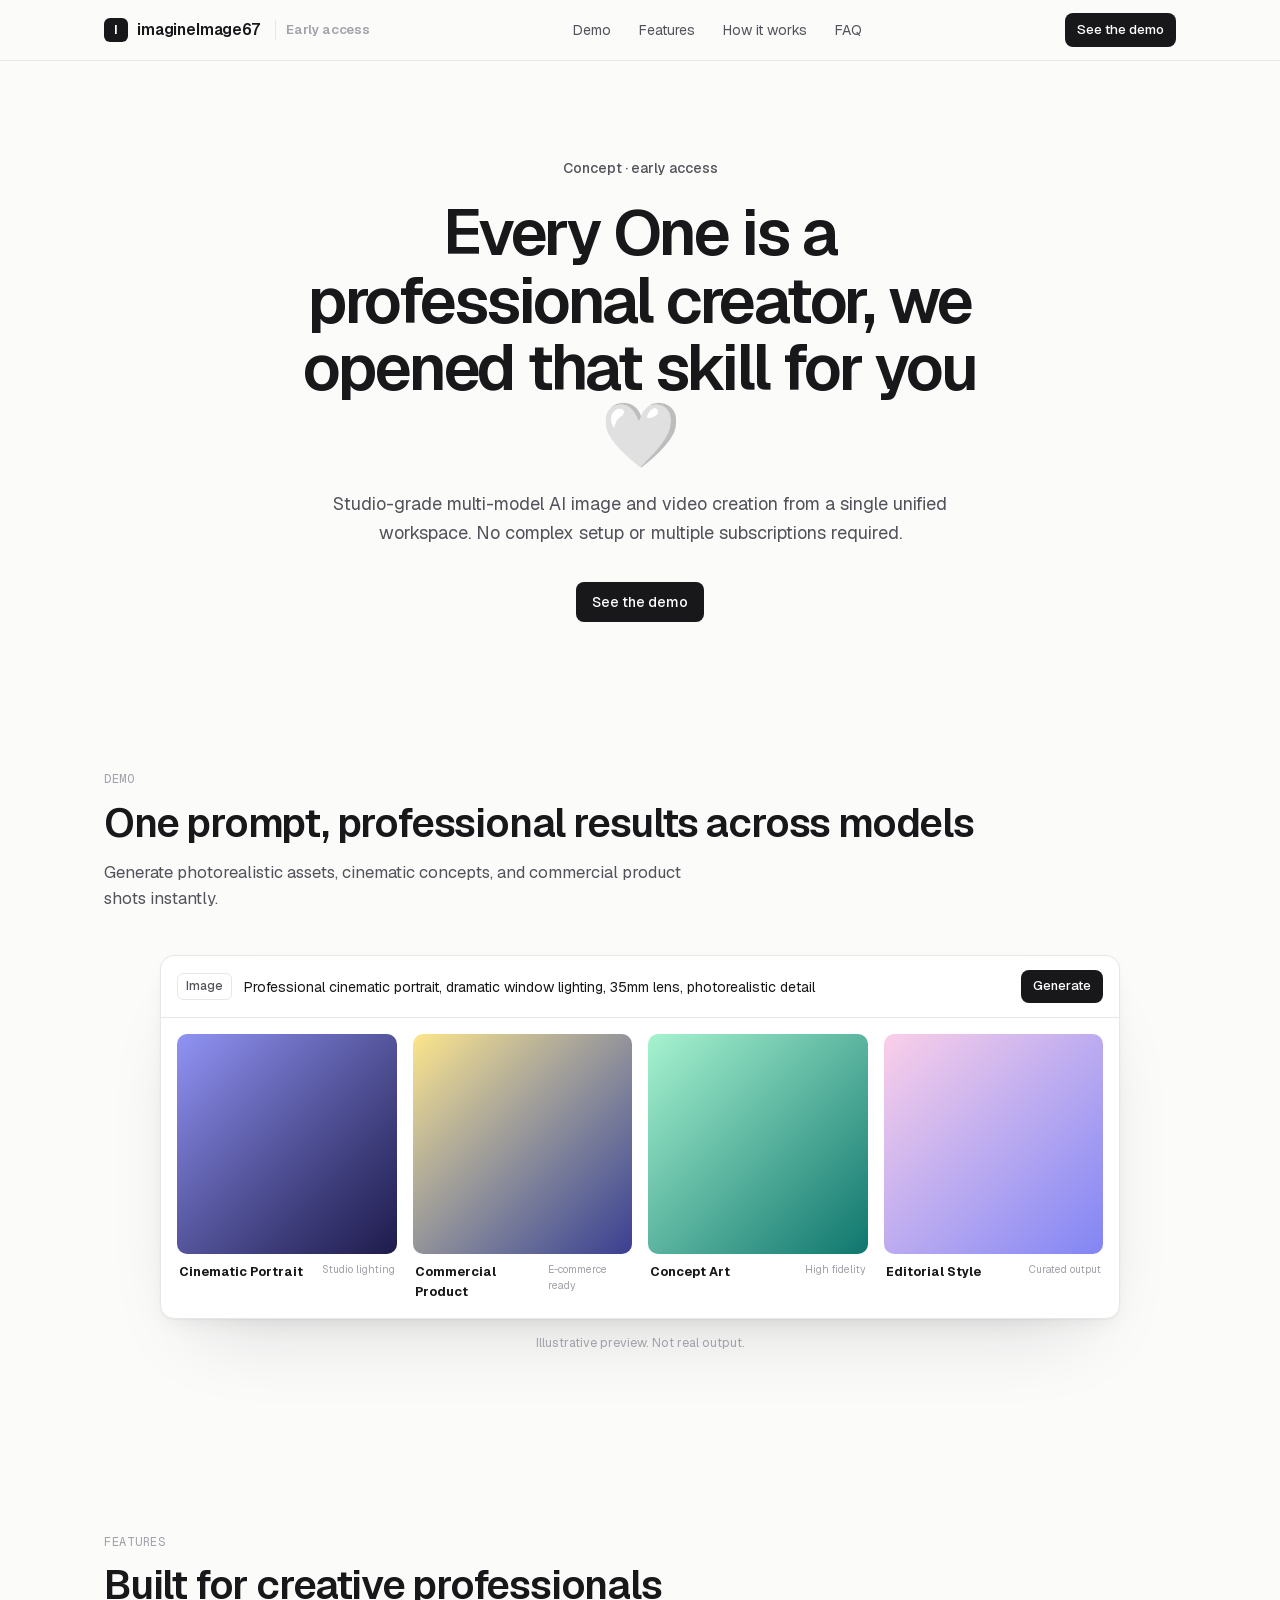
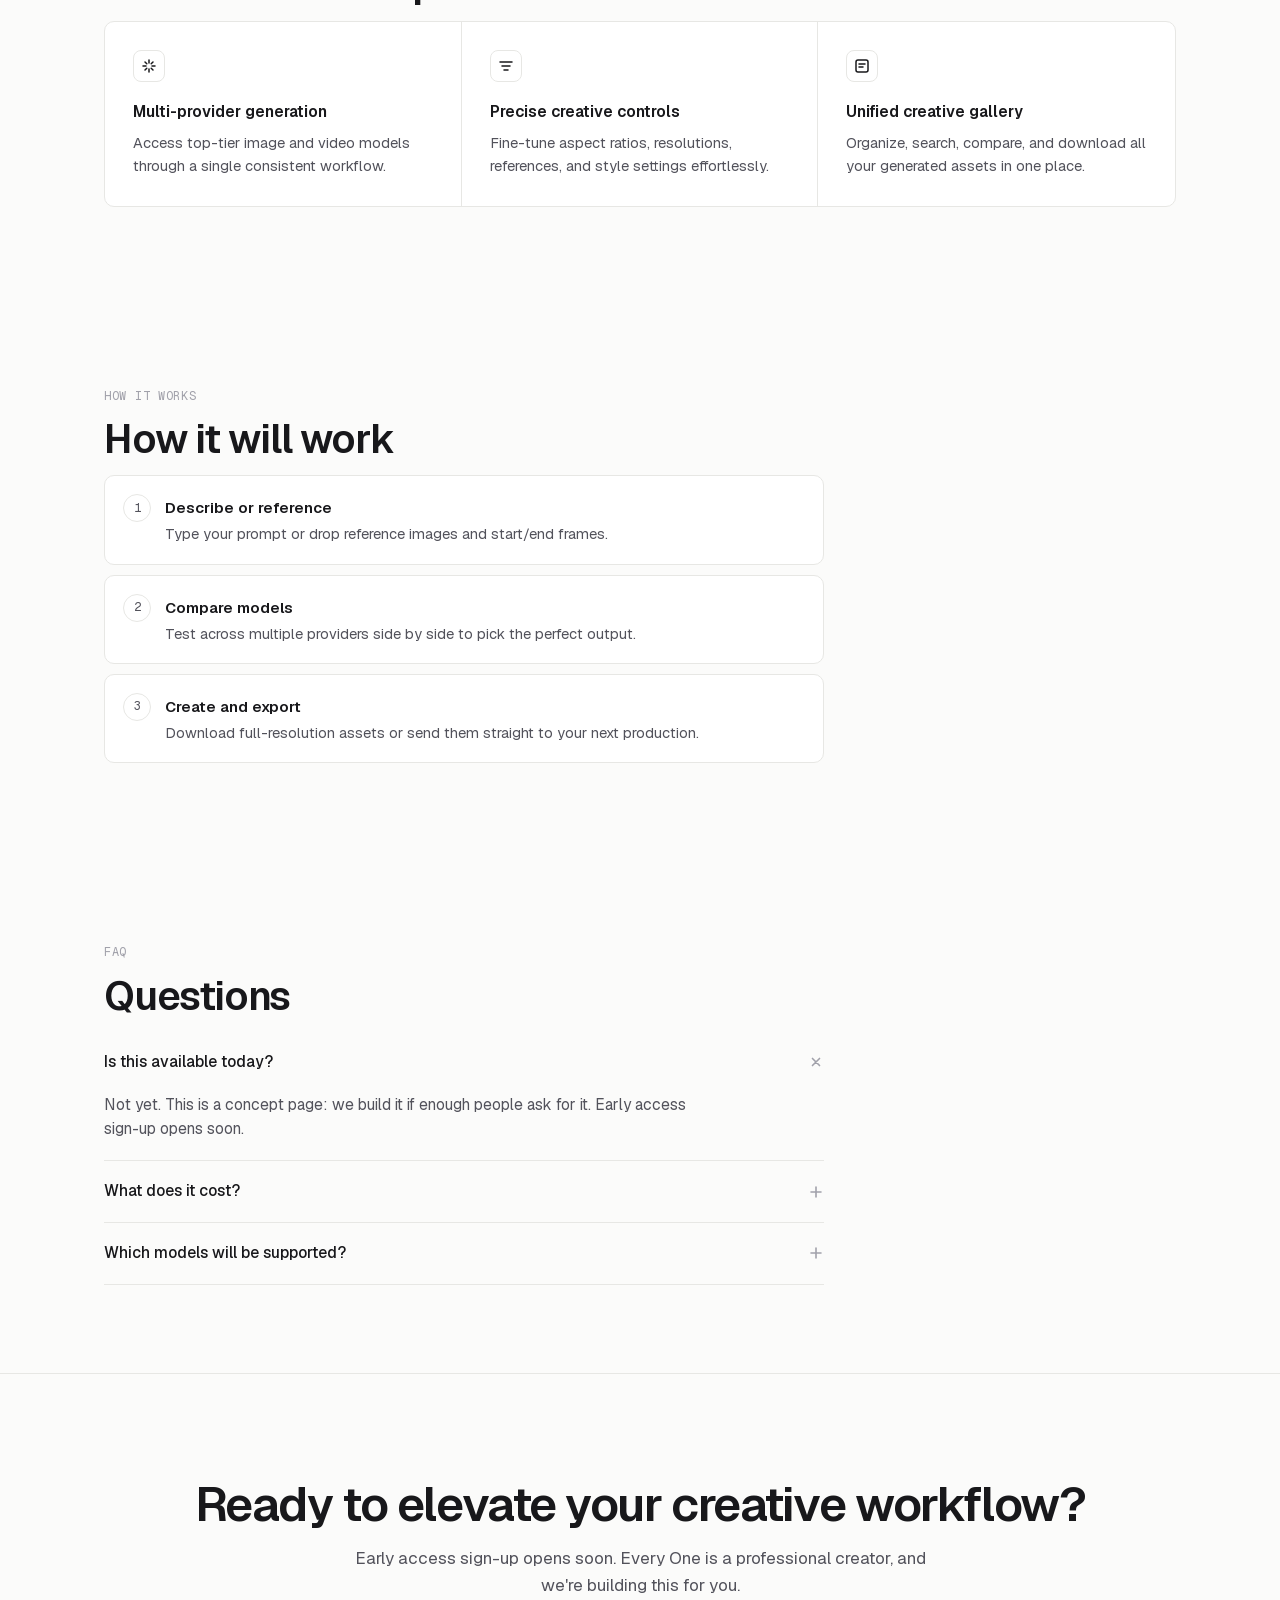
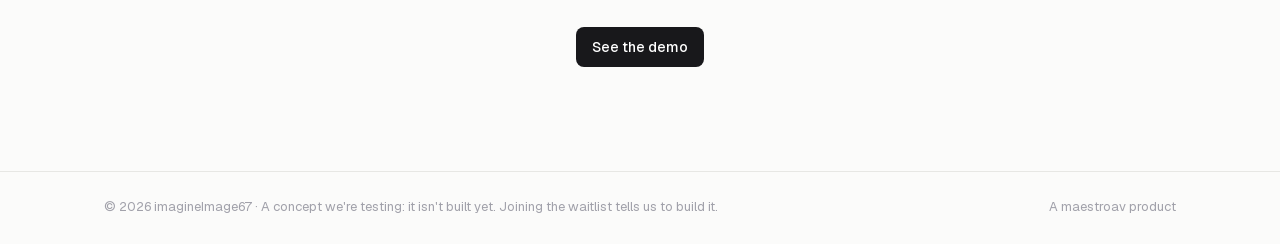
<file: lp/imagineimage67/index.html>
<!DOCTYPE html><html lang="en" class="BboVrW_variable nw7kYW_variable"><head><meta charSet="utf-8"/><meta name="viewport" content="width=device-width, initial-scale=1"/><link rel="preload" href="/_next/static/media/07a39a8a4660cc7c-s.p.0r6juujl39pe6.woff2" as="font" crossorigin="" type="font/woff2"/><link rel="preload" href="/_next/static/media/605ce01b664af129-s.p.0wgildi0cnwt9.woff2" as="font" crossorigin="" type="font/woff2"/><link rel="stylesheet" href="/_next/static/chunks/0kaxmw9t_pheu.css" data-precedence="next"/><link rel="preload" as="script" fetchPriority="low" href="/_next/static/chunks/2k8dbvo5j2wlj.js"/><script src="/_next/static/chunks/04_5mxa8qqu68.js" async=""></script><script src="/_next/static/chunks/2wu596w_r-x5u.js" async=""></script><script src="/_next/static/chunks/turbopack-077hmtqrhcoji.js" async=""></script><script src="/_next/static/chunks/1qery9lp0w-g2.js" async=""></script><title>imagineImage67 · Professional AI Image &amp; Video Studio</title><meta name="description" content="Every One is a professional creator, we opened that skill for you. Early access soon for professional multi-model AI generation."/><link rel="canonical" href="https://maestroav.github.io/lp/imagineimage67/"/><meta property="og:title" content="imagineImage67 · Professional AI Image &amp; Video Studio"/><meta property="og:description" content="Every One is a professional creator, we opened that skill for you. Early access soon for professional multi-model AI generation."/><meta property="og:url" content="https://maestroav.github.io/lp/imagineimage67/"/><meta property="og:locale" content="en_US"/><meta property="og:type" content="website"/><meta name="twitter:card" content="summary"/><meta name="twitter:title" content="imagineImage67 · Professional AI Image &amp; Video Studio"/><meta name="twitter:description" content="Every One is a professional creator, we opened that skill for you. Early access soon for professional multi-model AI generation."/><link rel="icon" href="/brand/logo.png"/><meta name="next-size-adjust" content=""/><script src="/_next/static/chunks/0cz1d0mv5g_q7.js" noModule=""></script></head><body><div hidden=""><!--$--><!--/$--></div><div lang="en" dir="ltr" style="--accent:#6366f1"><header class="topbar"><div class="wrap"><span class="logo"><span class="logo-mark">I</span>imagineImage67<span class="stage-tag">Early access</span></span><nav><a href="#demo">Demo</a><a href="#features">Features</a><a href="#how">How it works</a><a href="#faq">FAQ</a></nav><span class="topbar-actions"><a class="btn btn-dark btn-sm" href="#demo">See the demo</a></span></div></header><main><div class="wrap hero"><span class="badge">Concept · early access</span><h1>Every One is a professional creator, we opened that skill for you 🤍</h1><p class="sub">Studio-grade multi-model AI image and video creation from a single unified workspace. No complex setup or multiple subscriptions required.</p><div class="actions"><a class="btn btn-dark" href="#demo">See the demo</a></div></div><section class="section" id="demo"><div class="wrap"><span class="eyebrow">Demo</span><h2>One prompt, professional results across models</h2><p class="lede">Generate photorealistic assets, cinematic concepts, and commercial product shots instantly.</p><div class="demo demo-image" role="img" aria-label="Illustrative image demo: Professional cinematic portrait, dramatic window lighting, 35mm lens, photorealistic detail"><div class="demo-prompt"><span class="demo-mode">Image</span><span class="demo-text">Professional cinematic portrait, dramatic window lighting, 35mm lens, photorealistic detail</span><span class="demo-go">Generate</span></div><div class="demo-grid"><figure><span class="ph ph-0" aria-hidden="true"></span><figcaption><b>Cinematic Portrait</b><small>Studio lighting</small></figcaption></figure><figure><span class="ph ph-1" aria-hidden="true"></span><figcaption><b>Commercial Product</b><small>E-commerce ready</small></figcaption></figure><figure><span class="ph ph-2" aria-hidden="true"></span><figcaption><b>Concept Art</b><small>High fidelity</small></figcaption></figure><figure><span class="ph ph-3" aria-hidden="true"></span><figcaption><b>Editorial Style</b><small>Curated output</small></figcaption></figure></div></div><p class="demo-note">Illustrative preview. Not real output.</p></div></section><section class="section" id="features"><div class="wrap"><span class="eyebrow">Features</span><h2>Built for creative professionals</h2><div class="features"><article><span class="ic"><svg width="16" height="16" viewBox="0 0 16 16" fill="none" stroke="currentColor" stroke-width="1.5" stroke-linecap="round" stroke-linejoin="round" aria-hidden="true"><path d="M8 2v3M8 11v3M2 8h3M11 8h3M4 4l1.8 1.8M10.2 10.2L12 12M12 4l-1.8 1.8M5.8 10.2L4 12"/></svg></span><h3>Multi-provider generation</h3><p>Access top-tier image and video models through a single consistent workflow.</p></article><article><span class="ic"><svg width="16" height="16" viewBox="0 0 16 16" fill="none" stroke="currentColor" stroke-width="1.5" stroke-linecap="round" stroke-linejoin="round" aria-hidden="true"><path d="M2 4h12M4 8h8M6 12h4"/></svg></span><h3>Precise creative controls</h3><p>Fine-tune aspect ratios, resolutions, references, and style settings effortlessly.</p></article><article><span class="ic"><svg width="16" height="16" viewBox="0 0 16 16" fill="none" stroke="currentColor" stroke-width="1.5" stroke-linecap="round" stroke-linejoin="round" aria-hidden="true"><rect x="2" y="2" width="12" height="12" rx="2"/><path d="M5 6h6M5 9h4"/></svg></span><h3>Unified creative gallery</h3><p>Organize, search, compare, and download all your generated assets in one place.</p></article></div></div></section><section class="section" id="how"><div class="wrap split single"><div><span class="eyebrow">How it works</span><h2>How it will work</h2><div class="steps"><div class="step"><span class="n">1</span><div><h3>Describe or reference</h3><p>Type your prompt or drop reference images and start/end frames.</p></div></div><div class="step"><span class="n">2</span><div><h3>Compare models</h3><p>Test across multiple providers side by side to pick the perfect output.</p></div></div><div class="step"><span class="n">3</span><div><h3>Create and export</h3><p>Download full-resolution assets or send them straight to your next production.</p></div></div></div></div></div></section><section class="section" id="faq"><div class="wrap"><span class="eyebrow">FAQ</span><h2>Questions</h2><div class="faq"><details open=""><summary>Is this available today?<svg width="16" height="16" viewBox="0 0 16 16" fill="none" stroke="currentColor" stroke-width="1.6" stroke-linecap="round" aria-hidden="true"><path d="M8 3v10M3 8h10"></path></svg></summary><p>Not yet. This is a concept page: we build it if enough people ask for it. Early access sign-up opens soon.</p></details><details><summary>What does it cost?<svg width="16" height="16" viewBox="0 0 16 16" fill="none" stroke="currentColor" stroke-width="1.6" stroke-linecap="round" aria-hidden="true"><path d="M8 3v10M3 8h10"></path></svg></summary><p>Pricing details will be announced when we open early access. Early sign-ups will get priority access.</p></details><details><summary>Which models will be supported?<svg width="16" height="16" viewBox="0 0 16 16" fill="none" stroke="currentColor" stroke-width="1.6" stroke-linecap="round" aria-hidden="true"><path d="M8 3v10M3 8h10"></path></svg></summary><p>We plan to support leading generation providers and models for images and video.</p></details></div></div></section><section class="closing"><div class="wrap"><h2>Ready to elevate your creative workflow?</h2><p class="sub">Early access sign-up opens soon. Every One is a professional creator, and we&#x27;re building this for you.</p><div class="actions"><a class="btn btn-dark" href="#demo">See the demo</a></div></div></section></main><footer class="footer"><div class="wrap"><span>© <!-- -->2026<!-- --> <!-- -->imagineImage67<!-- --> · A concept we&#x27;re testing: it isn&#x27;t built yet. Joining the waitlist tells us to build it.</span><a href="https://maestroav.github.io/">A maestroav product</a></div></footer></div><!--$--><!--/$--><script id="_R_">(globalThis["TURBOPACK"] || (globalThis["TURBOPACK"] = [])).push({"otherChunks":["static/chunks/2k8dbvo5j2wlj.js","static/chunks/04_5mxa8qqu68.js","static/chunks/2wu596w_r-x5u.js"],"runtimeModuleIds":[82342]});</script><script src="/_next/static/chunks/2k8dbvo5j2wlj.js" async=""></script><script>(self.__next_f=self.__next_f||[]).push([0])</script><script>self.__next_f.push([1,"1:\"$Sreact.fragment\"\n2:\"/_next/static/chunks/1qery9lp0w-g2.js\"\n3:I[25186,[\"$2\"],\"default\"]\n4:I[66654,[\"$2\"],\"default\"]\nb:I[70001,[\"$2\"],\"OutletBoundary\"]\nc:\"$Sreact.suspense\"\ne:\"ViewportBoundary\"\nf:I[70001,[\"$2\"],\"$e\"]\n11:\"MetadataBoundary\"\n12:I[70001,[\"$2\"],\"$11\"]\n14:I[66313,[],\"default\",1]\n:HL[\"/_next/static/chunks/0kaxmw9t_pheu.css\",\"style\"]\n:HL[\"/_next/static/media/07a39a8a4660cc7c-s.p.0r6juujl39pe6.woff2\",\"font\",{\"crossOrigin\":\"\",\"type\":\"font/woff2\"}]\n:HL[\"/_next/static/media/605ce01b664af129-s.p.0wgildi0cnwt9.woff2\",\"font\",{\"crossOrigin\":\"\",\"type\":\"font/woff2\"}]\n5:X\n9:[[\"children\",{\"s\":\"__PAGE__\",\"h\":512,\"d\":{\"r\":[\"$\",\"$1\",\"c\",{\"children\":[\"$La\",null,[\"$\",\"$Lb\",null,{\"children\":[\"$\",\"$c\",null,{\"name\":\"Next.MetadataOutlet\",\"children\":\"$@d\"}]}]]}],\"p\":false,\"v\":null}}]]\n8:[[\"children\",{\"s\":{\"n\":\"slug\",\"t\":\"d\",\"k\":\"imagineimage67\",\"s\":[]},\"h\":66048,\"d\":{\"r\":[\"$\",\"$1\",\"c\",{\"children\":[null,[\"$\",\"$L3\",null,{\"parallelRouterKey\":\"children\",\"error\":\"$undefined\",\"errorStyles\":\"$undefined\",\"errorScripts\":\"$undefined\",\"template\":[\"$\",\"$L4\",null,{}],\"templateStyles\":\"$undefined\",\"templateScripts\":\"$undefined\",\"notFound\":\"$undefined\",\"forbidden\":\"$undefined\",\"unauthorized\":\"$undefined\"}]]}],\"p\":false,\"v\":\"$5\"},\"c\":\"$Q9\"}]]\n7:[[\"children\",{\"s\":\"lp\",\"h\":131584,\"d\":{\"r\":[\"$\",\"$1\",\"c\",{\"children\":[null,[\"$\",\"$L3\",null,{\"parallelRouterKey\":\"children\",\"error\":\"$undefined\",\"errorStyles\":\"$undefined\",\"errorScripts\":\"$undefined\",\"template\":[\"$\",\"$L4\",null,{}],\"templateStyles\":\"$undefined\",\"templateScripts\":\"$undefined\",\"notFound\":\"$undefined\",\"forbidden\":\"$undefined\",\"unauthorized\":\"$undefined\"}]]}],\"p\":false,\"v\":\"$5\"},\"c\":\"$Q8\"}]]\n6:[[\"children\",{\"s\":\"(site)\",\"h\":131600,\"d\":{\"r\":[\"$\",\"$1\",\"c\",{\"children\":[[[\"$\",\"link\",\"0\",{\"rel\":\"stylesheet\",\"href\":\"/_next/static/chunks/0kaxmw9t_pheu.css\",\"precedence\":\"next\",\"crossOrigin\":\"$undefined\",\"nonce\":\"$undefined\"}]],[\"$\",\"html\",null,{\"lang\":\"en\",\"className\":\"BboVrW_variable nw7kYW_variable\",\"children\":[\"$\",\"body\",null,{\"children\":[\"$\",\"$L3\",null,{\"parallelRouterKey\":\"children\",\"error\":\"$undefined\",\"errorStyles\":\"$undefined\",\"errorScripts\":\"$undefined\",\"template\":[\"$\",\"$L4\",null,{}],\"templateStyles\":\"$undefined\",\"templateScripts\":\"$undefined\",\"notFound\":[[[\"$\",\"title\",null,{\"children\":\"404: This page could not be found.\"}],[\"$\",\"div\",null,{\"style\":\"$0:t:t:d:r:props:children:1:props:notFound:0:1:props:style\",\"children\":[\"$\",\"div\",null,{\"children\":[[\"$\",\"style\",null,{\"dangerouslySetInnerHTML\":{\"__html\":\"body{color:#000;background:#fff;margin:0}.next-error-h1{border-right:1px solid rgba(0,0,0,.3)}@media (prefers-color-scheme:dark){body{color:#fff;background:#000}.next-error-h1{border-right:1px solid rgba(255,255,255,.3)}}\"}}],[\"$\",\"h1\",null,{\"className\":\"next-error-h1\",\"style\":\"$0:t:t:d:r:props:children:1:props:notFound:0:1:props:children:props:children:1:props:style\",\"children\":404}],[\"$\",\"div\",null,{\"style\":\"$0:t:t:d:r:props:children:1:props:notFound:0:1:props:children:props:children:2:props:style\",\"children\":[\"$\",\"h2\",null,{\"style\":\"$0:t:t:d:r:props:children:1:props:notFound:0:1:props:children:props:children:2:props:children:props:style\",\"children\":\"This page could not be found.\"}]}]]}]}]],[]],\"forbidden\":\"$undefined\",\"unauthorized\":\"$undefined\"}]}]}]]}],\"p\":false,\"v\":null},\"c\":\"$Q7\"}]]\n0:{\"P\":null,\"c\":[\"\",\"lp\",\"imagineimage67\",\"\"],\"q\":\"\",\"i\":false,\"t\":{\"t\":{\"s\":\"\",\"h\":131600,\"d\":{\"r\":[\"$\",\"$1\",\"c\",{\"children\":[null,[\"$\",\"$L3\",null,{\"parallelRouterKey\":\"children\",\"error\":\"$undefined\",\"errorStyles\":\"$undefined\",\"errorScripts\":\"$undefined\",\"template\":[\"$\",\"$L4\",null,{}],\"templateStyles\":\"$undefined\",\"templateScripts\":\"$undefined\",\"notFound\":[[[\"$\",\"title\",null,{\"children\":\"404: This page could not be found.\"}],[\"$\",\"div\",null,{\"style\":{\"fontFamily\":\"system-ui,\\\"Segoe UI\\\",Roboto,Helvetica,Arial,sans-serif,\\\"Apple Color Emoji\\\",\\\"Segoe UI Emoji\\\"\",\"height\":\"100vh\",\"textAlign\":\"center\",\"display\":\"flex\",\"flexDirection\":\"column\",\"alignItems\":\"center\",\"justifyContent\":\"center\"},\"children\":[\"$\",\"div\",null,{\"children\":[[\"$\",\"style\",null,{\"dangerouslySetInnerHTML\":{\"__html\":\"body{color:#000;background:#fff;margin:0}.next-error-h1{border-right:1px solid rgba(0,0,0,.3)}@media (prefers-color-scheme:dark){body{color:#fff;background:#000}.next-error-h1{border-right:1px solid rgba(255,255,255,.3)}}\"}}],[\"$\",\"h1\",null,{\"className\":\"next-error-h1\",\"style\":{\"display\":\"inline-block\",\"margin\":\"0 20px 0 0\",\"padding\":\"0 23px 0 0\",\"fontSize\":24,\"fontWeight\":500,\"verticalAlign\":\"top\",\"lineHeight\":\"49px\"},\"children\":404}],[\"$\",\"div\",null,{\"style\":{\"display\":\"inline-block\"},\"children\":[\"$\",\"h2\",null,{\"style\":{\"fontSize\":14,\"fontWeight\":400,\"lineHeight\":\"49px\",\"margin\":0},\"children\":\"This page could not be found.\"}]}]]}]}]],[]],\"forbidden\":\"$undefined\",\"unauthorized\":\"$undefined\"}]]}],\"p\":false,\"v\":\"$5\"},\"c\":\"$Q6\"},\"h\":{\"r\":[\"$\",\"$1\",\"h\",{\"children\":[null,[\"$\",\"$Lf\",null,{\"children\":\"$L10\"}],[\"$\",\"$L12\",null,{\"children\":[[\"$\",\"div\",null,{\"hidden\":true,\"children\":[\"$\",\"$c\",null,{\"name\":\"Next.Metadata\",\"children\":\"$L13\"}]}],null]}],[\"$\",\"meta\",null,{\"name\":\"next-size-adjust\",\"content\":\"\"}]]}],\"p\":false,\"v\":null}},\"m\":\"$undefined\",\"G\":[\"$14\",[]],\"S\":true,\"r\":\"$undefined\",\"s\":\"$undefined\",\"a\":\"$undefined\",\"l\":\"$undefined\",\"p\":\"$undefined\",\"d\":\"$undefined\",\"b\":\"i-CepP4Srok2KegI-NXHy\"}\n5:C\n10:[[\"$\",\"meta\",\"0\",{\"charSet\":\"utf-8\"}],[\"$\",\"meta\",\"1\",{\"name\":\"viewport\",\"content\":\"width=device-width, initial-scale=1\"}]]\na:[\"$\",\"div\",null,{\"lang\":\"en\",\"dir\":\"ltr\",\"style\":{\"--accent\":\"#6366f1\"},\"children\":[[\"$\",\"header\",null,{\"className\":\"topbar\",\"children\":[\"$\",\"div\",null,{\"className\":\"wrap\",\"children\":[[\"$\",\"span\",null,{\"className\":\"logo\",\"children\":[[\"$\",\"span\",null,{\"className\":\"logo-mark\",\"children\":\"I\"}],\"imagineImage67\",[\"$\",\"span\",null,{\"className\":\"stage-tag\",\"children\":\"Early access\"}]]}],[\"$\",\"nav\",null,{\"children\":[[\"$\",\"a\",\"demo\",{\"href\":\"#demo\",\"children\":\"Demo\"}],[\"$\",\"a\",\"features\",{\"href\":\"#features\",\"children\":\"Features\"}],[\"$\",\"a\",\"how\",{\"href\":\"#how\",\"children\":\"How it works\"}],[\"$\",\"a\",\"faq\",{\"href\":\"#faq\",\"children\":\"FAQ\"}]]}],[\"$\",\"span\",null,{\"className\":\"topbar-actions\",\"children\":[\"$undefined\",[\"$\",\"a\",null,{\"className\":\"btn btn-dark btn-sm\",\"href\":\"#demo\",\"children\":\"See the demo\"}]]}]]}]}],[\"$\",\"main\",null,{\"children\":[[\"$\",\"div\",\"6b09fcf1f992050959f7dcac\",{\"className\":\"wrap hero\",\"children\":[[\"$\",\"span\",null,{\"className\":\"badge\",\"children\":\"Concept · early access\"}],[\"$\",\"h1\",null,{\"children\":\"Every One is a professional creator, we opened that skill for you 🤍\"}],[\"$\",\"p\",null,{\"className\":\"sub\",\"children\":\"Studio-grade multi-model AI image and video creation from a single unified workspace. No complex setup or multiple subscriptions required.\"}],[\"$\",\"div\",null,{\"className\":\"actions\",\"children\":[[\"$\",\"a\",null,{\"className\":\"btn btn-dark\",\"href\":\"#demo\",\"children\":\"See the demo\"}],null]}],\"$undefined\"]}],[\"$\",\"section\",\"6b09fcf1f992050959f7dcb1\",{\"className\":\"section\",\"id\":\"demo\",\"children\":[\"$\",\"div\",null,{\"className\":\"wrap\",\"children\":[[\"$\",\"span\",null,{\"className\":\"eyebrow\",\"children\":\"Demo\"}],[\"$\",\"h2\",null,{\"children\":\"One prompt, professional results across models\"}],[\"$\",\"p\",null,{\"className\":\"lede\",\"children\":\"Generate photorealistic assets, cinematic concepts, and commercial product shots instantly.\"}],[\"$\",\"div\",null,{\"className\":\"demo demo-image\",\"role\":\"img\",\"aria-label\":\"Illustrative image demo: Professional cinematic portrait, dramatic window lighting, 35mm lens, photorealistic detail\",\"children\":[[\"$\",\"div\",null,{\"className\":\"demo-prompt\",\"children\":[[\"$\",\"span\",null,{\"className\":\"demo-mode\",\"children\":\"Image\"}],[\"$\",\"span\",null,{\"className\":\"demo-text\",\"children\":\"Professional cinematic portrait, dramatic window lighting, 35mm lens, photorealistic detail\"}],[\"$\",\"span\",null,{\"className\":\"demo-go\",\"children\":\"Generate\"}]]}],[\"$\",\"div\",null,{\"className\":\"demo-grid\",\"children\":[[\"$\",\"figure\",\"6b09fcf1f992050959f7dcad\",{\"children\":[[\"$\",\"span\",null,{\"className\":\"ph ph-0\",\"aria-hidden\":true}],[\"$\",\"figcaption\",null,{\"children\":[[\"$\",\"b\",null,{\"children\":\"Cinematic Portrait\"}],[\"$\",\"small\",null,{\"children\":\"Studio lighting\"}]]}]]}],[\"$\",\"figure\",\"6b09fcf1f992050959f7dcae\",{\"children\":[[\"$\",\"span\",null,{\"className\":\"ph ph-1\",\"aria-hidden\":true}],[\"$\",\"figcaption\",null,{\"children\":[[\"$\",\"b\",null,{\"children\":\"Commercial Product\"}],[\"$\",\"small\",null,{\"children\":\"E-commerce ready\"}]]}]]}],[\"$\",\"figure\",\"6b09fcf1f992050959f7dcaf\",{\"children\":[[\"$\",\"span\",null,{\"className\":\"ph ph-2\",\"aria-hidden\":true}],[\"$\",\"figcaption\",null,{\"children\":[[\"$\",\"b\",null,{\"children\":\"Concept Art\"}],[\"$\",\"small\",null,{\"children\":\"High fidelity\"}]]}]]}],[\"$\",\"figure\",\"6b09fcf1f992050959f7dcb0\",{\"children\":[[\"$\",\"span\",null,{\"className\":\"ph ph-3\",\"aria-hidden\":true}],[\"$\",\"figcaption\",null,{\"children\":[[\"$\",\"b\",null,{\"children\":\"Editorial Style\"}],[\"$\",\"small\",null,{\"children\":\"Curated output\"}]]}]]}]]}],false,false]}],[\"$\",\"p\",null,{\"className\":\"demo-note\",\"children\":\"Illustrative preview. Not real output.\"}]]}]}],[\"$\",\"section\",\"6b09fcf1f992050959f7dcb5\",{\"className\":\"section\",\"id\":\"features\",\"children\":[\"$\",\"div\",null,{\"className\":\"wrap\",\"children\":[[\"$\",\"span\",null,{\"className\":\"eyebrow\",\"children\":\"Features\"}],[\"$\",\"h2\",null,{\"children\":\"Built for creative professionals\"}],null,[\"$\",\"div\",null,{\"className\":\"features\",\"children\":[[\"$\",\"article\",\"6b09fcf1f992050959f7dcb2\",{\"children\":[[\"$\",\"span\",null,{\"className\":\"ic\",\"children\":[\"$\",\"svg\",null,{\"width\":16,\"height\":16,\"viewBox\":\"0 0 16 16\",\"fill\":\"none\",\"stroke\":\"currentColor\",\"strokeWidth\":1.5,\"strokeLinecap\":\"round\",\"strokeLinejoin\":\"round\",\"aria-hidden\":true,\"dangerouslySetInnerHTML\":{\"__html\":\"\u003cpath d=\\\"M8 2v3M8 11v3M2 8h3M11 8h3M4 4l1.8 1.8M10.2 10.2L12 12M12 4l-1.8 1.8M5.8 10.2L4 12\\\"/\u003e\"}}]}],[\"$\",\"h3\",null,{\"children\":\"Multi-provider generation\"}],[\"$\",\"p\",null,{\"children\":\"Access top-tier image and video models through a single consistent workflow.\"}]]}],[\"$\",\"article\",\"6b09fcf1f992050959f7dcb3\",{\"children\":[[\"$\",\"span\",null,{\"className\":\"ic\",\"children\":[\"$\",\"svg\",null,{\"width\":16,\"height\":16,\"viewBox\":\"0 0 16 16\",\"fill\":\"none\",\"stroke\":\"currentColor\",\"strokeWidth\":1.5,\"strokeLinecap\":\"round\",\"strokeLinejoin\":\"round\",\"aria-hidden\":true,\"dangerouslySetInnerHTML\":{\"__html\":\"\u003cpath d=\\\"M2 4h12M4 8h8M6 12h4\\\"/\u003e\"}}]}],\"$L15\",\"$L16\"]}],\"$L17\"]}]]}]}],\"$L18\",\"$L19\",\"$L1a\"]}],\"$L1b\"]}]\n15:[\"$\",\"h3\",null,{\"children\":\"Precise creative controls\"}]\n16:[\"$\",\"p\",null,{\"children\":\"Fine-tune aspect ratios, resolutions, references, and style settings effortlessly.\"}]\n17:[\"$\",\"article\",\"6b09fcf1f992050959f7dcb4\",{\"children\":[[\"$\",\"span\",null,{\"className\":\"ic\",\"children\":[\"$\",\"svg\",null,{\"width\":16,\"height\":16,\"viewBox\":\"0 0 16 16\",\"fill\":\"none\",\"stroke\":\"currentColor\",\"strokeWidth\":1.5,\"strokeLinecap\":\"round\",\"strokeLinejoin\":\"round\",\"aria-hidden\":true,\"dangerouslySetInnerHTML\":{\"__html\":\"\u003crect x=\\\"2\\\" y=\\\"2\\\" width=\\\"12\\\" height=\\\"12\\\" rx=\\\"2\\\"/\u003e\u003cpath d=\\\"M5 6h6M5 9h4\\\"/\u003e\"}}]}],[\"$\",\"h3\",null,{\"children\":\"Unified creative gallery\"}],[\"$\",\"p\",null,{\"children\":\"Organize, search, compare, and download all your generated assets in one place.\"}]]}]\n18:[\"$\",\"section\",\"6b09fcf1f992050959f7dcb9\",{\"className\":\"section\",\"id\":\"how\",\"children\":[\"$\",\"div\",null,{\"className\":\"wrap split single\",\"children\":[[\"$\",\"div\",null,{\"children\":[[\"$\",\"span\",null,{\"className\":\"eyebrow\",\"children\":\"How it works\"}],[\"$\",\"h2\",null,{\"children\":\"How it will work\"}],null,[\"$\",\"div\",null,{\"className\":\"steps\",\"children\":[[\"$\",\"div\",\"6b09fcf1f992050959f7dcb6\",{\"className\":\"step\",\"children\":[[\"$\",\"span\",null,{\"className\":\"n\",\"children\":1}],[\"$\",\"div\",null,{\"children\":[[\"$\",\"h3\",null,{\"children\":\"Describe or reference\"}],[\"$\",\"p\",null,{\"children\":\"Type your prompt or drop reference images and start/end frames.\"}]]}]]}],[\"$\",\"div\",\"6b09fcf1f992050959f7dcb7\",{\"className\":\"step\",\"children\":[[\"$\",\"span\",null,{\"className\":\"n\",\"children\":2}],[\"$\",\"div\",null,{\"children\":[[\"$\",\"h3\",null,{\"children\":\"Compare models\"}],[\"$\",\"p\",null,{\"children\":\"Test across multiple providers side by side to pick the perfect output.\"}]]}]]}],[\"$\",\"div\",\"6b09fcf1f992050959f7dcb8\",{\"className\":\"step\",\"children\":[[\"$\",\"span\",null,{\"className\":\"n\",\"children\":3}],[\"$\",\"div\",null,{\"children\":[[\"$\",\"h3\",null,{\"children\":\"Create and export\"}],[\"$\",\"p\",null,{\"children\":\"Download full-resolution assets or send them straight to your next production.\"}]]}]]}]]}]]}],null]}]}]\n19:[\"$\",\"section\",\"6b09fcf1f992050959f7dcbd\",{\"className\":\"section\",\"id\":\"faq\",\"children\":[\"$\",\"div\",null,{\"className\":\"wrap\",\"children\":[[\"$\",\"span\",null,{\"className\":\"eyebrow\",\"children\":\"FAQ\"}],[\"$\",\"h2\",null,{\"children\":\"Questions\"}],[\"$\",\"div\",null,{\"className\":\"faq\",\"children\":[[\"$\",\"details\",\"6b09fcf1f992050959f7dcba\",{\"open\":true,\"children\":[[\"$\",\"summary\",null,{\"children\":[\"Is this available today?\",[\"$\",\"svg\",null,{\"width\":16,\"height\":16,\"viewBox\":\"0 0 16 16\",\"fill\":\"none\",\"stroke\":\"currentColor\",\"strokeWidth\":1.6,\"strokeLinecap\":\"round\",\"aria-hidden\":true,\"children\":[\"$\",\"path\",null,{\"d\":\"M8 3v10M3 8h10\"}]}]]}],[\"$\",\"p\",null,{\"children\":\"Not yet. This is a concept page: we build it if enough people ask for it. Early access sign-up opens soon.\"}]]}],[\"$\",\"details\",\"6b09fcf1f992050959f7dcbb\",{\"open\":false,\"children\":[[\"$\",\"summary\",null,{\"children\":[\"What does it cost?\",[\"$\",\"svg\",null,{\"width\":16,\"height\":16,\"viewBox\":\"0 0 16 16\",\"fill\":\"none\",\"stroke\":\"currentColor\",\"strokeWidth\":1.6,\"strokeLinecap\":\"round\",\"aria-hidden\":true,\"children\":[\"$\",\"path\",null,{\"d\":\"M8 3v10M3 8h10\"}]}]]}],[\"$\",\"p\",null,{\"children\":\"Pricing details will be announced when we open early access. Early sign-ups will get priority access.\"}]]}],[\"$\",\"details\",\"6b09fcf1f992050959f7dcbc\",{\"open\":false,\"children\":[[\"$\",\"summary\",null,{\"children\":[\"Which models will be supported?\",[\"$\",\"svg\",null,{\"width\":16,\"height\":16,\"viewBox\":\"0 0 16 16\",\"fill\":\"none\",\"stroke\":\"currentColor\",\"strokeWidth\":1.6,\"strokeLinecap\":\"round\",\"aria-hidden\":true,\"children\":[\"$\",\"path\",null,{\"d\":\"M8 3v10M3 8h10\"}]}]]}],[\"$\",\"p\",null,{\"children\":\"We plan to support leading generation providers and models for images and video.\"}]]}]]}]]}]}]\n1a:[\"$\",\"section\",\"6b09fcf1f992050959f7dcbe\",{\"className\":\"closing\",\"children\":[\"$\",\"div\",null,{\"className\":\"wrap\",\"children\":[[\"$\",\"h2\",null,{\"children\":\"Ready to elevate your creative workflow?\"}],[\"$\",\"p\",null,{\"className\":\"sub\",\"children\":\"Early access sign-up opens soon. Every One is a professional creator, and we're building this for you.\"}],[\"$\",\"div\",null,{\"className\":\"actions\",\"children\":[\"$\",\"a\",null,{\"className\":\"btn btn-dark\",\"href\":\"#demo\",\"children\":\"See the demo\"}]}]]}]}]\n1b:[\"$\",\"footer\",null,{\"className\":\"footer\",\"children\":[\"$\",\"div\",null,{\"className\":\"wrap\",\"children\":[[\"$\",\"span\",null,{\"children\":[\"© \",2026,\" \",\"imagineImage67\",\" · A concept we're testing: it isn't built yet. Joining the waitlist tells us to build it.\"]}],[\"$\",\"a\",null,{\"href\":\"https://maestroav.github.io/\",\"children\":\"A maestroav product\"}]]}]}]\n1c:I[35172,[\"$2\"],\"IconMark\"]\nd:null\n13:[[\"$\",\"title\",\"0\",{\"children\":\"imagineImage67 · Professional AI Image \u0026 Video Studio\"}],[\"$\",\"meta\",\"1\",{\"name\":\"description\",\"content\":\"Every One is a professional creator, we opened that skill for you. Early access soon for professional multi-model AI generation.\"}],[\"$\",\"link\",\"2\",{\"rel\":\"canonical\",\"href\":\"https://maestroav.github.io/lp/imagineimage67/\"}],[\"$\",\"meta\",\"3\",{\"property\":\"og:title\",\"content\":\"imagineImage67 · Professional AI Image \u0026 Video Studio\"}],[\"$\",\"meta\",\"4\",{\"property\":\"og:description\",\"content\":\"Every One is a professional creator, we opened that skill for you. Early access soon for professional multi-model AI generation.\"}],[\"$\",\"meta\",\"5\",{\"property\":\"og:url\",\"content\":\"https://maestroav.github.io/lp/imagineimage67/\"}],[\"$\",\"meta\",\"6\",{\"property\":\"og:locale\",\"content\":\"en_US\"}],[\"$\",\"meta\",\"7\",{\"property\":\"og:type\",\"content\":\"website\"}],[\"$\",\"meta\",\"8\",{\"name\":\"twitter:card\",\"content\":\"summary\"}],[\"$\",\"meta\",\"9\",{\"name\":\"twitter:title\",\"content\":\"imagineImage67 · Professional AI Image \u0026 Video Studio\"}],[\"$\",\"meta\",\"10\",{\"name\":\"twitter:description\",\"content\":\"Every One is a professional creator, we opened that skill for you. Early access soon for professional multi-model AI generation.\"}],[\"$\",\"link\",\"11\",{\"rel\":\"icon\",\"href\":\"/brand/logo.png\"}],[\"$\",\"$L1c\",\"12\",{}]]\n"])</script></body></html>
</file>
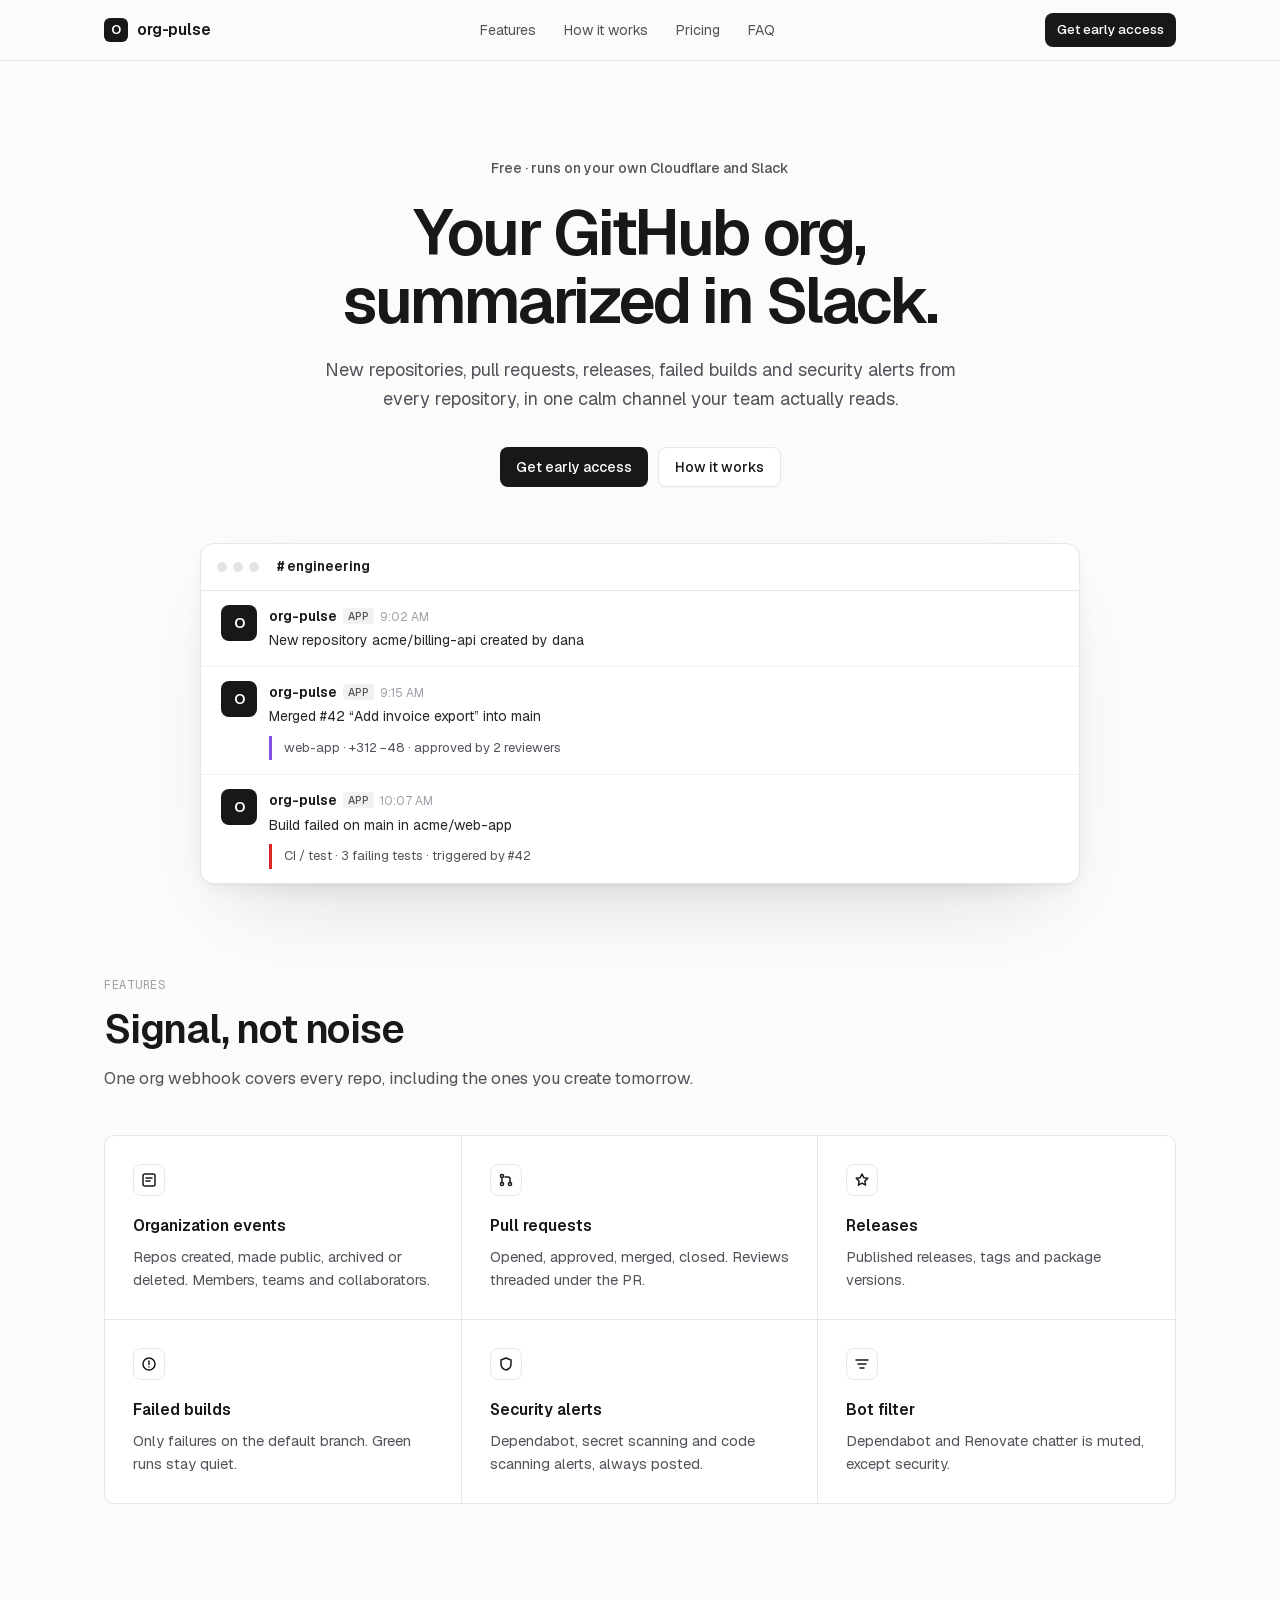
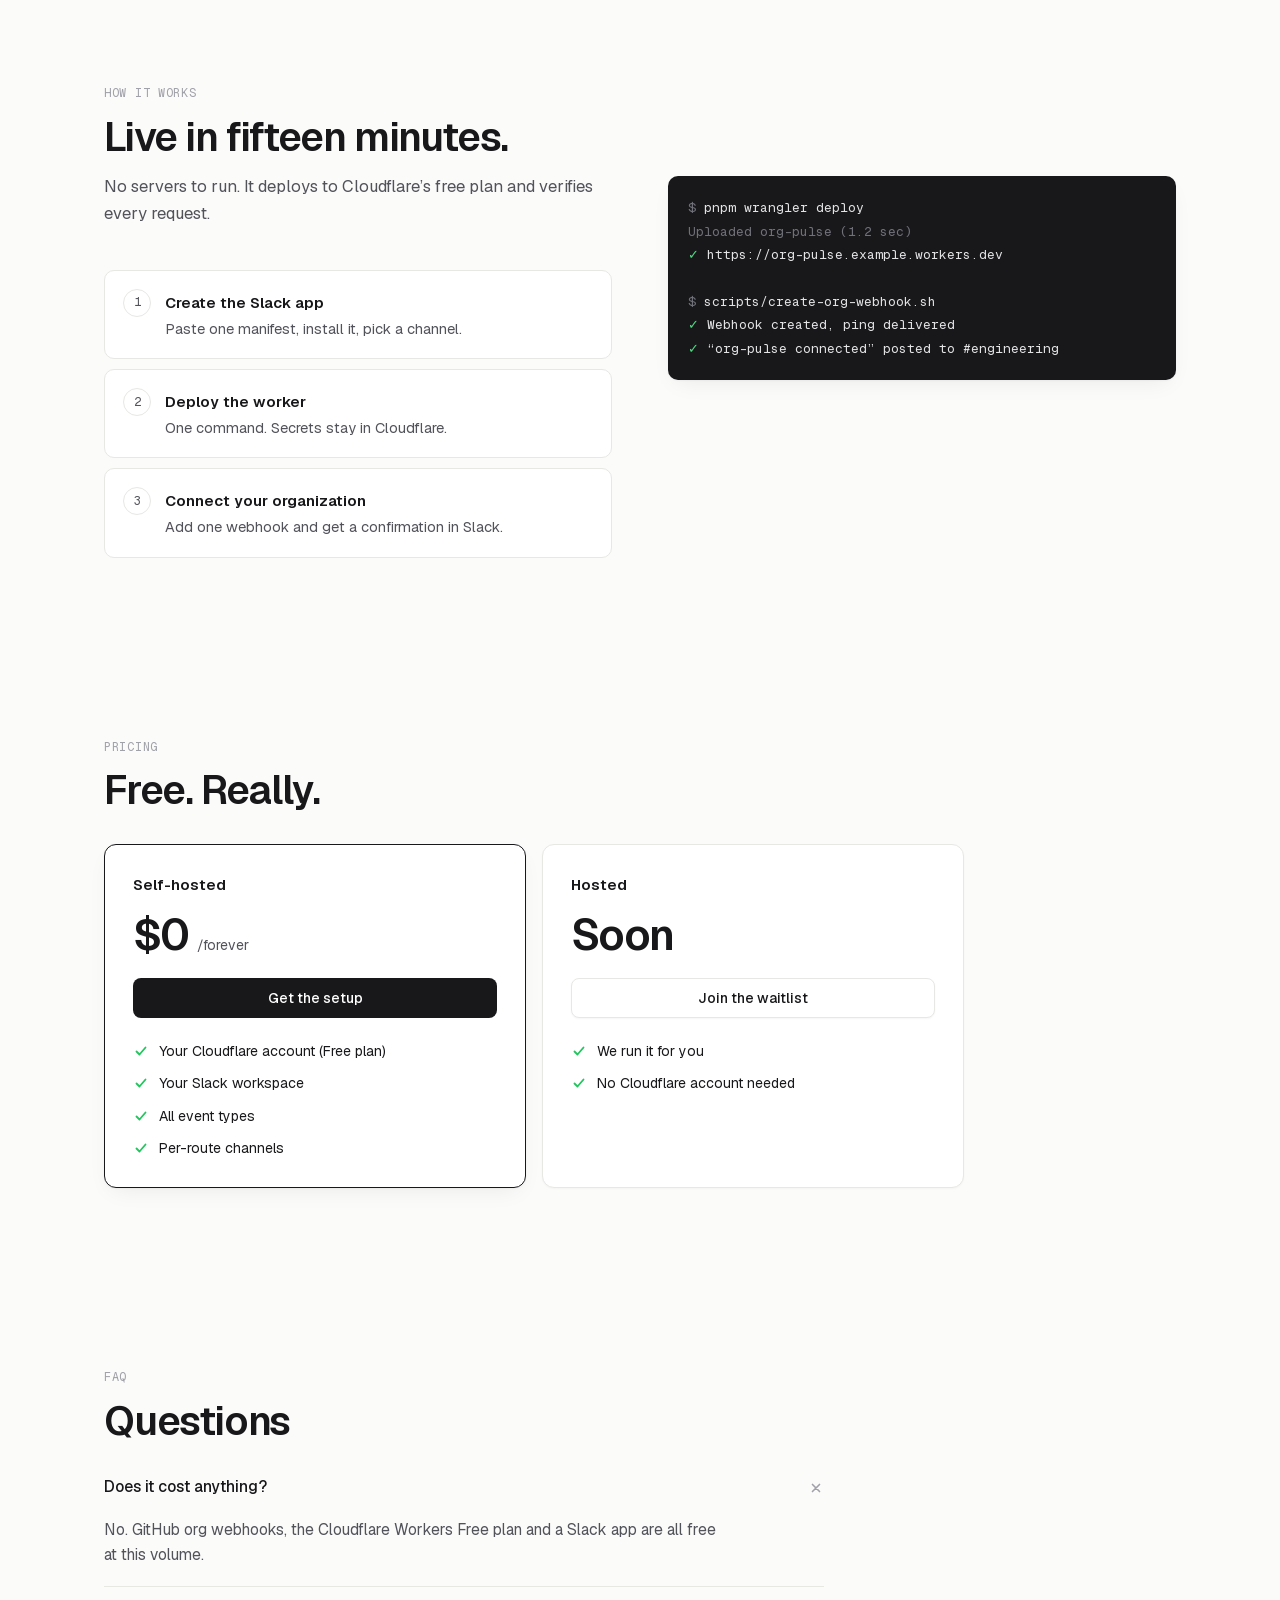
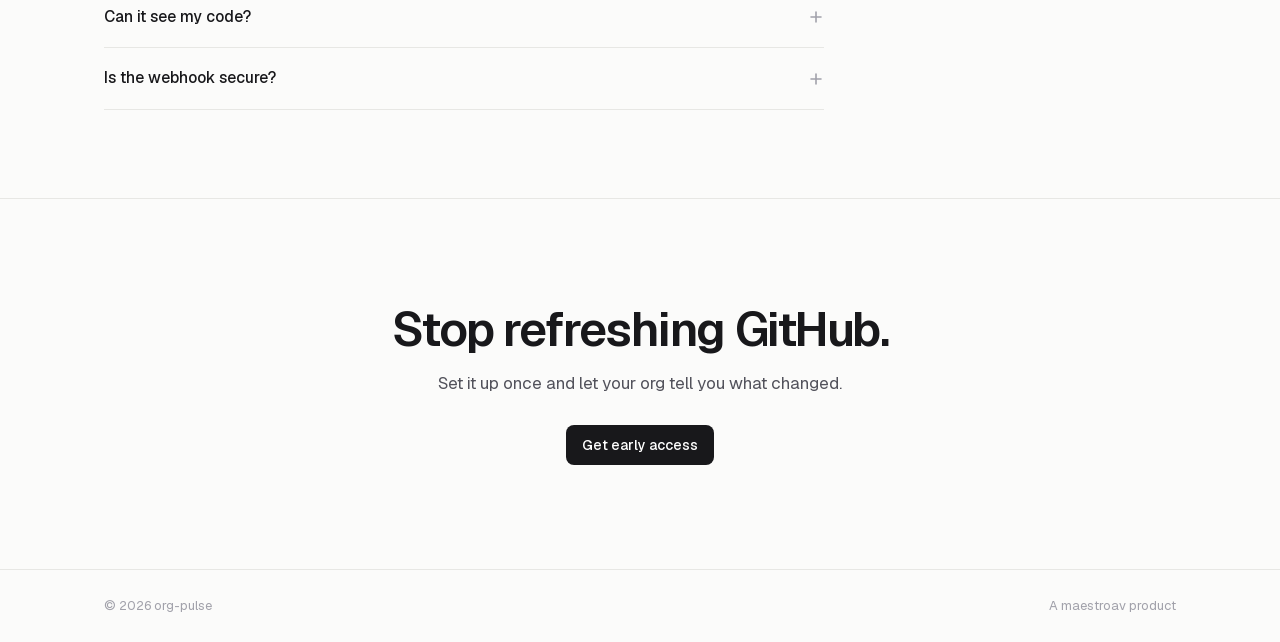
<file: lp/org-pulse/index.html>
<!DOCTYPE html><html lang="en" class="BboVrW_variable nw7kYW_variable"><head><meta charSet="utf-8"/><meta name="viewport" content="width=device-width, initial-scale=1"/><link rel="preload" href="/_next/static/media/07a39a8a4660cc7c-s.p.0r6juujl39pe6.woff2" as="font" crossorigin="" type="font/woff2"/><link rel="preload" href="/_next/static/media/605ce01b664af129-s.p.0wgildi0cnwt9.woff2" as="font" crossorigin="" type="font/woff2"/><link rel="stylesheet" href="/_next/static/chunks/0kaxmw9t_pheu.css" data-precedence="next"/><link rel="preload" as="script" fetchPriority="low" href="/_next/static/chunks/2k8dbvo5j2wlj.js"/><script src="/_next/static/chunks/04_5mxa8qqu68.js" async=""></script><script src="/_next/static/chunks/2wu596w_r-x5u.js" async=""></script><script src="/_next/static/chunks/turbopack-077hmtqrhcoji.js" async=""></script><script src="/_next/static/chunks/1qery9lp0w-g2.js" async=""></script><title>org-pulse · GitHub org activity in Slack</title><meta name="description" content="New repos, PRs, releases, failed CI and security alerts from your whole GitHub org, in one quiet Slack channel. Free on Cloudflare Workers."/><link rel="canonical" href="https://maestroav.github.io/lp/org-pulse/"/><meta property="og:title" content="org-pulse · GitHub org activity in Slack"/><meta property="og:description" content="New repos, PRs, releases, failed CI and security alerts from your whole GitHub org, in one quiet Slack channel. Free on Cloudflare Workers."/><meta property="og:url" content="https://maestroav.github.io/lp/org-pulse/"/><meta property="og:locale" content="en_US"/><meta property="og:type" content="website"/><meta name="twitter:card" content="summary"/><meta name="twitter:title" content="org-pulse · GitHub org activity in Slack"/><meta name="twitter:description" content="New repos, PRs, releases, failed CI and security alerts from your whole GitHub org, in one quiet Slack channel. Free on Cloudflare Workers."/><link rel="icon" href="/brand/logo.png"/><meta name="next-size-adjust" content=""/><script src="/_next/static/chunks/0cz1d0mv5g_q7.js" noModule=""></script></head><body><div hidden=""><!--$--><!--/$--></div><div lang="en" dir="ltr" style="--accent:#22c55e"><header class="topbar"><div class="wrap"><span class="logo"><span class="logo-mark">O</span>org-pulse</span><nav><a href="#features">Features</a><a href="#how">How it works</a><a href="#pricing">Pricing</a><a href="#faq">FAQ</a></nav><span class="topbar-actions"><a class="btn btn-dark btn-sm" href="https://github.com/maestroav">Get early access</a></span></div></header><main><div class="wrap hero"><span class="badge">Free · runs on your own Cloudflare and Slack</span><h1>Your GitHub org, summarized in Slack.</h1><p class="sub">New repositories, pull requests, releases, failed builds and security alerts from every repository, in one calm channel your team actually reads.</p><div class="actions"><a class="btn btn-dark" href="https://github.com/maestroav">Get early access</a><a class="btn btn-light" href="#how">How it works</a></div></div><div class="wrap"><div class="shot" role="img" aria-label="Example of org-pulse in use"><div class="shot-bar"><span class="dots"><i></i><i></i><i></i></span><b># engineering</b></div><div class="msg"><div class="avatar">O</div><div><div class="who">org-pulse<span class="app-tag">APP</span><small>9:02 AM</small></div><div class="msg-text">New repository acme/billing-api created by dana</div></div></div><div class="msg"><div class="avatar">O</div><div><div class="who">org-pulse<span class="app-tag">APP</span><small>9:15 AM</small></div><div class="msg-text">Merged #42 “Add invoice export” into main</div><div class="msg-detail c-purple">web-app · +312 −48 · approved by 2 reviewers</div></div></div><div class="msg"><div class="avatar">O</div><div><div class="who">org-pulse<span class="app-tag">APP</span><small>10:07 AM</small></div><div class="msg-text">Build failed on main in acme/web-app</div><div class="msg-detail c-red">CI / test · 3 failing tests · triggered by #42</div></div></div></div></div><section class="section" id="features"><div class="wrap"><span class="eyebrow">Features</span><h2>Signal, not noise</h2><p class="lede">One org webhook covers every repo, including the ones you create tomorrow.</p><div class="features"><article><span class="ic"><svg width="16" height="16" viewBox="0 0 16 16" fill="none" stroke="currentColor" stroke-width="1.5" stroke-linecap="round" stroke-linejoin="round" aria-hidden="true"><rect x="2" y="2" width="12" height="12" rx="2"/><path d="M5 6h6M5 9h4"/></svg></span><h3>Organization events</h3><p>Repos created, made public, archived or deleted. Members, teams and collaborators.</p></article><article><span class="ic"><svg width="16" height="16" viewBox="0 0 16 16" fill="none" stroke="currentColor" stroke-width="1.5" stroke-linecap="round" stroke-linejoin="round" aria-hidden="true"><circle cx="4" cy="4" r="1.6"/><circle cx="4" cy="12" r="1.6"/><circle cx="12" cy="12" r="1.6"/><path d="M4 5.6v4.8M12 10.4V7a2 2 0 0 0-2-2H7"/></svg></span><h3>Pull requests</h3><p>Opened, approved, merged, closed. Reviews threaded under the PR.</p></article><article><span class="ic"><svg width="16" height="16" viewBox="0 0 16 16" fill="none" stroke="currentColor" stroke-width="1.5" stroke-linecap="round" stroke-linejoin="round" aria-hidden="true"><path d="M8 2l1.8 3.7 4 .6-2.9 2.8.7 4L8 11.2 4.4 13.1l.7-4L2.2 6.3l4-.6z"/></svg></span><h3>Releases</h3><p>Published releases, tags and package versions.</p></article><article><span class="ic"><svg width="16" height="16" viewBox="0 0 16 16" fill="none" stroke="currentColor" stroke-width="1.5" stroke-linecap="round" stroke-linejoin="round" aria-hidden="true"><circle cx="8" cy="8" r="6"/><path d="M8 5v3.5M8 11h.01"/></svg></span><h3>Failed builds</h3><p>Only failures on the default branch. Green runs stay quiet.</p></article><article><span class="ic"><svg width="16" height="16" viewBox="0 0 16 16" fill="none" stroke="currentColor" stroke-width="1.5" stroke-linecap="round" stroke-linejoin="round" aria-hidden="true"><path d="M8 2l5 2v4c0 3-2.2 5.2-5 6-2.8-.8-5-3-5-6V4z"/></svg></span><h3>Security alerts</h3><p>Dependabot, secret scanning and code scanning alerts, always posted.</p></article><article><span class="ic"><svg width="16" height="16" viewBox="0 0 16 16" fill="none" stroke="currentColor" stroke-width="1.5" stroke-linecap="round" stroke-linejoin="round" aria-hidden="true"><path d="M2 4h12M4 8h8M6 12h4"/></svg></span><h3>Bot filter</h3><p>Dependabot and Renovate chatter is muted, except security.</p></article></div></div></section><section class="section" id="how"><div class="wrap split"><div><span class="eyebrow">How it works</span><h2>Live in fifteen minutes.</h2><p class="lede">No servers to run. It deploys to Cloudflare’s free plan and verifies every request.</p><div class="steps"><div class="step"><span class="n">1</span><div><h3>Create the Slack app</h3><p>Paste one manifest, install it, pick a channel.</p></div></div><div class="step"><span class="n">2</span><div><h3>Deploy the worker</h3><p>One command. Secrets stay in Cloudflare.</p></div></div><div class="step"><span class="n">3</span><div><h3>Connect your organization</h3><p>Add one webhook and get a confirmation in Slack.</p></div></div></div></div><div class="terminal" aria-label="Example terminal output"><div><span class="t-dim">$</span> <!-- -->pnpm wrangler deploy</div><div class="t-dim">Uploaded org-pulse (1.2 sec)</div><div><span class="t-ok">✓</span> <!-- -->https://org-pulse.example.workers.dev</div><div class="t-dim"> </div><div><span class="t-dim">$</span> <!-- -->scripts/create-org-webhook.sh</div><div><span class="t-ok">✓</span> <!-- -->Webhook created, ping delivered</div><div><span class="t-ok">✓</span> <!-- -->“org-pulse connected” posted to #engineering</div></div></div></section><section class="section" id="pricing"><div class="wrap"><span class="eyebrow">Pricing</span><h2>Free. Really.</h2><div class="pricing" style="margin-top:32px"><div class="plan featured"><h3>Self-hosted</h3><div class="amount">$0<!-- --> <small>/forever</small></div><a class="btn btn-dark" href="https://github.com/maestroav">Get the setup</a><ul><li><svg width="16" height="16" viewBox="0 0 16 16" fill="none" stroke="currentColor" stroke-width="1.8" stroke-linecap="round" stroke-linejoin="round" aria-hidden="true"><path d="M3.5 8.5l3 3 6-7"></path></svg>Your Cloudflare account (Free plan)</li><li><svg width="16" height="16" viewBox="0 0 16 16" fill="none" stroke="currentColor" stroke-width="1.8" stroke-linecap="round" stroke-linejoin="round" aria-hidden="true"><path d="M3.5 8.5l3 3 6-7"></path></svg>Your Slack workspace</li><li><svg width="16" height="16" viewBox="0 0 16 16" fill="none" stroke="currentColor" stroke-width="1.8" stroke-linecap="round" stroke-linejoin="round" aria-hidden="true"><path d="M3.5 8.5l3 3 6-7"></path></svg>All event types</li><li><svg width="16" height="16" viewBox="0 0 16 16" fill="none" stroke="currentColor" stroke-width="1.8" stroke-linecap="round" stroke-linejoin="round" aria-hidden="true"><path d="M3.5 8.5l3 3 6-7"></path></svg>Per-route channels</li></ul></div><div class="plan"><h3>Hosted</h3><div class="amount">Soon<!-- --> </div><a class="btn btn-light" href="https://github.com/maestroav">Join the waitlist</a><ul><li><svg width="16" height="16" viewBox="0 0 16 16" fill="none" stroke="currentColor" stroke-width="1.8" stroke-linecap="round" stroke-linejoin="round" aria-hidden="true"><path d="M3.5 8.5l3 3 6-7"></path></svg>We run it for you</li><li><svg width="16" height="16" viewBox="0 0 16 16" fill="none" stroke="currentColor" stroke-width="1.8" stroke-linecap="round" stroke-linejoin="round" aria-hidden="true"><path d="M3.5 8.5l3 3 6-7"></path></svg>No Cloudflare account needed</li></ul></div></div></div></section><section class="section" id="faq"><div class="wrap"><span class="eyebrow">FAQ</span><h2>Questions</h2><div class="faq"><details open=""><summary>Does it cost anything?<svg width="16" height="16" viewBox="0 0 16 16" fill="none" stroke="currentColor" stroke-width="1.6" stroke-linecap="round" aria-hidden="true"><path d="M8 3v10M3 8h10"></path></svg></summary><p>No. GitHub org webhooks, the Cloudflare Workers Free plan and a Slack app are all free at this volume.</p></details><details><summary>Can it see my code?<svg width="16" height="16" viewBox="0 0 16 16" fill="none" stroke="currentColor" stroke-width="1.6" stroke-linecap="round" aria-hidden="true"><path d="M8 3v10M3 8h10"></path></svg></summary><p>No. It receives webhook metadata (titles, names, links) and never clones or reads repository contents.</p></details><details><summary>Is the webhook secure?<svg width="16" height="16" viewBox="0 0 16 16" fill="none" stroke="currentColor" stroke-width="1.6" stroke-linecap="round" aria-hidden="true"><path d="M8 3v10M3 8h10"></path></svg></summary><p>Every request is checked against an HMAC signature before anything is posted.</p></details></div></div></section><section class="closing"><div class="wrap"><h2>Stop refreshing GitHub.</h2><p class="sub">Set it up once and let your org tell you what changed.</p><div class="actions"><a class="btn btn-dark" href="https://github.com/maestroav">Get early access</a></div></div></section></main><footer class="footer"><div class="wrap"><span>© <!-- -->2026<!-- --> <!-- -->org-pulse</span><a href="https://maestroav.github.io/">A maestroav product</a></div></footer></div><!--$--><!--/$--><script id="_R_">(globalThis["TURBOPACK"] || (globalThis["TURBOPACK"] = [])).push({"otherChunks":["static/chunks/2k8dbvo5j2wlj.js","static/chunks/04_5mxa8qqu68.js","static/chunks/2wu596w_r-x5u.js"],"runtimeModuleIds":[82342]});</script><script src="/_next/static/chunks/2k8dbvo5j2wlj.js" async=""></script><script>(self.__next_f=self.__next_f||[]).push([0])</script><script>self.__next_f.push([1,"1:\"$Sreact.fragment\"\n2:\"/_next/static/chunks/1qery9lp0w-g2.js\"\n3:I[25186,[\"$2\"],\"default\"]\n4:I[66654,[\"$2\"],\"default\"]\nb:I[70001,[\"$2\"],\"OutletBoundary\"]\nc:\"$Sreact.suspense\"\ne:\"ViewportBoundary\"\nf:I[70001,[\"$2\"],\"$e\"]\n11:\"MetadataBoundary\"\n12:I[70001,[\"$2\"],\"$11\"]\n14:I[66313,[],\"default\",1]\n:HL[\"/_next/static/chunks/0kaxmw9t_pheu.css\",\"style\"]\n:HL[\"/_next/static/media/07a39a8a4660cc7c-s.p.0r6juujl39pe6.woff2\",\"font\",{\"crossOrigin\":\"\",\"type\":\"font/woff2\"}]\n:HL[\"/_next/static/media/605ce01b664af129-s.p.0wgildi0cnwt9.woff2\",\"font\",{\"crossOrigin\":\"\",\"type\":\"font/woff2\"}]\n5:X\n9:[[\"children\",{\"s\":\"__PAGE__\",\"h\":512,\"d\":{\"r\":[\"$\",\"$1\",\"c\",{\"children\":[\"$La\",null,[\"$\",\"$Lb\",null,{\"children\":[\"$\",\"$c\",null,{\"name\":\"Next.MetadataOutlet\",\"children\":\"$@d\"}]}]]}],\"p\":false,\"v\":null}}]]\n8:[[\"children\",{\"s\":{\"n\":\"slug\",\"t\":\"d\",\"k\":\"org-pulse\",\"s\":[]},\"h\":66048,\"d\":{\"r\":[\"$\",\"$1\",\"c\",{\"children\":[null,[\"$\",\"$L3\",null,{\"parallelRouterKey\":\"children\",\"error\":\"$undefined\",\"errorStyles\":\"$undefined\",\"errorScripts\":\"$undefined\",\"template\":[\"$\",\"$L4\",null,{}],\"templateStyles\":\"$undefined\",\"templateScripts\":\"$undefined\",\"notFound\":\"$undefined\",\"forbidden\":\"$undefined\",\"unauthorized\":\"$undefined\"}]]}],\"p\":false,\"v\":\"$5\"},\"c\":\"$Q9\"}]]\n7:[[\"children\",{\"s\":\"lp\",\"h\":131584,\"d\":{\"r\":[\"$\",\"$1\",\"c\",{\"children\":[null,[\"$\",\"$L3\",null,{\"parallelRouterKey\":\"children\",\"error\":\"$undefined\",\"errorStyles\":\"$undefined\",\"errorScripts\":\"$undefined\",\"template\":[\"$\",\"$L4\",null,{}],\"templateStyles\":\"$undefined\",\"templateScripts\":\"$undefined\",\"notFound\":\"$undefined\",\"forbidden\":\"$undefined\",\"unauthorized\":\"$undefined\"}]]}],\"p\":false,\"v\":\"$5\"},\"c\":\"$Q8\"}]]\n6:[[\"children\",{\"s\":\"(site)\",\"h\":131600,\"d\":{\"r\":[\"$\",\"$1\",\"c\",{\"children\":[[[\"$\",\"link\",\"0\",{\"rel\":\"stylesheet\",\"href\":\"/_next/static/chunks/0kaxmw9t_pheu.css\",\"precedence\":\"next\",\"crossOrigin\":\"$undefined\",\"nonce\":\"$undefined\"}]],[\"$\",\"html\",null,{\"lang\":\"en\",\"className\":\"BboVrW_variable nw7kYW_variable\",\"children\":[\"$\",\"body\",null,{\"children\":[\"$\",\"$L3\",null,{\"parallelRouterKey\":\"children\",\"error\":\"$undefined\",\"errorStyles\":\"$undefined\",\"errorScripts\":\"$undefined\",\"template\":[\"$\",\"$L4\",null,{}],\"templateStyles\":\"$undefined\",\"templateScripts\":\"$undefined\",\"notFound\":[[[\"$\",\"title\",null,{\"children\":\"404: This page could not be found.\"}],[\"$\",\"div\",null,{\"style\":\"$0:t:t:d:r:props:children:1:props:notFound:0:1:props:style\",\"children\":[\"$\",\"div\",null,{\"children\":[[\"$\",\"style\",null,{\"dangerouslySetInnerHTML\":{\"__html\":\"body{color:#000;background:#fff;margin:0}.next-error-h1{border-right:1px solid rgba(0,0,0,.3)}@media (prefers-color-scheme:dark){body{color:#fff;background:#000}.next-error-h1{border-right:1px solid rgba(255,255,255,.3)}}\"}}],[\"$\",\"h1\",null,{\"className\":\"next-error-h1\",\"style\":\"$0:t:t:d:r:props:children:1:props:notFound:0:1:props:children:props:children:1:props:style\",\"children\":404}],[\"$\",\"div\",null,{\"style\":\"$0:t:t:d:r:props:children:1:props:notFound:0:1:props:children:props:children:2:props:style\",\"children\":[\"$\",\"h2\",null,{\"style\":\"$0:t:t:d:r:props:children:1:props:notFound:0:1:props:children:props:children:2:props:children:props:style\",\"children\":\"This page could not be found.\"}]}]]}]}]],[]],\"forbidden\":\"$undefined\",\"unauthorized\":\"$undefined\"}]}]}]]}],\"p\":false,\"v\":null},\"c\":\"$Q7\"}]]\n0:{\"P\":null,\"c\":[\"\",\"lp\",\"org-pulse\",\"\"],\"q\":\"\",\"i\":false,\"t\":{\"t\":{\"s\":\"\",\"h\":131600,\"d\":{\"r\":[\"$\",\"$1\",\"c\",{\"children\":[null,[\"$\",\"$L3\",null,{\"parallelRouterKey\":\"children\",\"error\":\"$undefined\",\"errorStyles\":\"$undefined\",\"errorScripts\":\"$undefined\",\"template\":[\"$\",\"$L4\",null,{}],\"templateStyles\":\"$undefined\",\"templateScripts\":\"$undefined\",\"notFound\":[[[\"$\",\"title\",null,{\"children\":\"404: This page could not be found.\"}],[\"$\",\"div\",null,{\"style\":{\"fontFamily\":\"system-ui,\\\"Segoe UI\\\",Roboto,Helvetica,Arial,sans-serif,\\\"Apple Color Emoji\\\",\\\"Segoe UI Emoji\\\"\",\"height\":\"100vh\",\"textAlign\":\"center\",\"display\":\"flex\",\"flexDirection\":\"column\",\"alignItems\":\"center\",\"justifyContent\":\"center\"},\"children\":[\"$\",\"div\",null,{\"children\":[[\"$\",\"style\",null,{\"dangerouslySetInnerHTML\":{\"__html\":\"body{color:#000;background:#fff;margin:0}.next-error-h1{border-right:1px solid rgba(0,0,0,.3)}@media (prefers-color-scheme:dark){body{color:#fff;background:#000}.next-error-h1{border-right:1px solid rgba(255,255,255,.3)}}\"}}],[\"$\",\"h1\",null,{\"className\":\"next-error-h1\",\"style\":{\"display\":\"inline-block\",\"margin\":\"0 20px 0 0\",\"padding\":\"0 23px 0 0\",\"fontSize\":24,\"fontWeight\":500,\"verticalAlign\":\"top\",\"lineHeight\":\"49px\"},\"children\":404}],[\"$\",\"div\",null,{\"style\":{\"display\":\"inline-block\"},\"children\":[\"$\",\"h2\",null,{\"style\":{\"fontSize\":14,\"fontWeight\":400,\"lineHeight\":\"49px\",\"margin\":0},\"children\":\"This page could not be found.\"}]}]]}]}]],[]],\"forbidden\":\"$undefined\",\"unauthorized\":\"$undefined\"}]]}],\"p\":false,\"v\":\"$5\"},\"c\":\"$Q6\"},\"h\":{\"r\":[\"$\",\"$1\",\"h\",{\"children\":[null,[\"$\",\"$Lf\",null,{\"children\":\"$L10\"}],[\"$\",\"$L12\",null,{\"children\":[[\"$\",\"div\",null,{\"hidden\":true,\"children\":[\"$\",\"$c\",null,{\"name\":\"Next.Metadata\",\"children\":\"$L13\"}]}],null]}],[\"$\",\"meta\",null,{\"name\":\"next-size-adjust\",\"content\":\"\"}]]}],\"p\":false,\"v\":null}},\"m\":\"$undefined\",\"G\":[\"$14\",[]],\"S\":true,\"r\":\"$undefined\",\"s\":\"$undefined\",\"a\":\"$undefined\",\"l\":\"$undefined\",\"p\":\"$undefined\",\"d\":\"$undefined\",\"b\":\"i-CepP4Srok2KegI-NXHy\"}\n5:C\n10:[[\"$\",\"meta\",\"0\",{\"charSet\":\"utf-8\"}],[\"$\",\"meta\",\"1\",{\"name\":\"viewport\",\"content\":\"width=device-width, initial-scale=1\"}]]\na:[\"$\",\"div\",null,{\"lang\":\"en\",\"dir\":\"ltr\",\"style\":{\"--accent\":\"#22c55e\"},\"children\":[[\"$\",\"header\",null,{\"className\":\"topbar\",\"children\":[\"$\",\"div\",null,{\"className\":\"wrap\",\"children\":[[\"$\",\"span\",null,{\"className\":\"logo\",\"children\":[[\"$\",\"span\",null,{\"className\":\"logo-mark\",\"children\":\"O\"}],\"org-pulse\",false]}],[\"$\",\"nav\",null,{\"children\":[[\"$\",\"a\",\"features\",{\"href\":\"#features\",\"children\":\"Features\"}],[\"$\",\"a\",\"how\",{\"href\":\"#how\",\"children\":\"How it works\"}],[\"$\",\"a\",\"pricing\",{\"href\":\"#pricing\",\"children\":\"Pricing\"}],[\"$\",\"a\",\"faq\",{\"href\":\"#faq\",\"children\":\"FAQ\"}]]}],[\"$\",\"span\",null,{\"className\":\"topbar-actions\",\"children\":[\"$undefined\",[\"$\",\"a\",null,{\"className\":\"btn btn-dark btn-sm\",\"href\":\"https://github.com/maestroav\",\"children\":\"Get early access\"}]]}]]}]}],[\"$\",\"main\",null,{\"children\":[[\"$\",\"div\",\"6b00daf065063dbea3a7a39e\",{\"className\":\"wrap hero\",\"children\":[[\"$\",\"span\",null,{\"className\":\"badge\",\"children\":\"Free · runs on your own Cloudflare and Slack\"}],[\"$\",\"h1\",null,{\"children\":\"Your GitHub org, summarized in Slack.\"}],[\"$\",\"p\",null,{\"className\":\"sub\",\"children\":\"New repositories, pull requests, releases, failed builds and security alerts from every repository, in one calm channel your team actually reads.\"}],[\"$\",\"div\",null,{\"className\":\"actions\",\"children\":[[\"$\",\"a\",null,{\"className\":\"btn btn-dark\",\"href\":\"https://github.com/maestroav\",\"children\":\"Get early access\"}],[\"$\",\"a\",null,{\"className\":\"btn btn-light\",\"href\":\"#how\",\"children\":\"How it works\"}]]}],\"$undefined\"]}],[\"$\",\"div\",\"6b00daf065063dbea3a7a3a2\",{\"className\":\"wrap\",\"children\":[\"$\",\"div\",null,{\"className\":\"shot\",\"role\":\"img\",\"aria-label\":\"Example of org-pulse in use\",\"children\":[[\"$\",\"div\",null,{\"className\":\"shot-bar\",\"children\":[[\"$\",\"span\",null,{\"className\":\"dots\",\"children\":[[\"$\",\"i\",null,{}],[\"$\",\"i\",null,{}],[\"$\",\"i\",null,{}]]}],[\"$\",\"b\",null,{\"children\":\"# engineering\"}]]}],[[\"$\",\"div\",\"6b00daf065063dbea3a7a39f\",{\"className\":\"msg\",\"children\":[[\"$\",\"div\",null,{\"className\":\"avatar\",\"children\":\"O\"}],[\"$\",\"div\",null,{\"children\":[[\"$\",\"div\",null,{\"className\":\"who\",\"children\":[\"org-pulse\",[\"$\",\"span\",null,{\"className\":\"app-tag\",\"children\":\"APP\"}],[\"$\",\"small\",null,{\"children\":\"9:02 AM\"}]]}],[\"$\",\"div\",null,{\"className\":\"msg-text\",\"children\":\"New repository acme/billing-api created by dana\"}],null]}]]}],[\"$\",\"div\",\"6b00daf065063dbea3a7a3a0\",{\"className\":\"msg\",\"children\":[[\"$\",\"div\",null,{\"className\":\"avatar\",\"children\":\"O\"}],[\"$\",\"div\",null,{\"children\":[[\"$\",\"div\",null,{\"className\":\"who\",\"children\":[\"org-pulse\",[\"$\",\"span\",null,{\"className\":\"app-tag\",\"children\":\"APP\"}],[\"$\",\"small\",null,{\"children\":\"9:15 AM\"}]]}],[\"$\",\"div\",null,{\"className\":\"msg-text\",\"children\":\"Merged #42 “Add invoice export” into main\"}],[\"$\",\"div\",null,{\"className\":\"msg-detail c-purple\",\"children\":\"web-app · +312 −48 · approved by 2 reviewers\"}]]}]]}],[\"$\",\"div\",\"6b00daf065063dbea3a7a3a1\",{\"className\":\"msg\",\"children\":[[\"$\",\"div\",null,{\"className\":\"avatar\",\"children\":\"O\"}],[\"$\",\"div\",null,{\"children\":[[\"$\",\"div\",null,{\"className\":\"who\",\"children\":[\"org-pulse\",[\"$\",\"span\",null,{\"className\":\"app-tag\",\"children\":\"APP\"}],[\"$\",\"small\",null,{\"children\":\"10:07 AM\"}]]}],[\"$\",\"div\",null,{\"className\":\"msg-text\",\"children\":\"Build failed on main in acme/web-app\"}],[\"$\",\"div\",null,{\"className\":\"msg-detail c-red\",\"children\":\"CI / test · 3 failing tests · triggered by #42\"}]]}]]}]]]}]}],[\"$\",\"section\",\"6b00daf065063dbea3a7a3a9\",{\"className\":\"section\",\"id\":\"features\",\"children\":[\"$\",\"div\",null,{\"className\":\"wrap\",\"children\":[[\"$\",\"span\",null,{\"className\":\"eyebrow\",\"children\":\"Features\"}],[\"$\",\"h2\",null,{\"children\":\"Signal, not noise\"}],[\"$\",\"p\",null,{\"className\":\"lede\",\"children\":\"One org webhook covers every repo, including the ones you create tomorrow.\"}],[\"$\",\"div\",null,{\"className\":\"features\",\"children\":[[\"$\",\"article\",\"6b00daf065063dbea3a7a3a3\",{\"children\":[[\"$\",\"span\",null,{\"className\":\"ic\",\"children\":[\"$\",\"svg\",null,{\"width\":16,\"height\":16,\"viewBox\":\"0 0 16 16\",\"fill\":\"none\",\"stroke\":\"currentColor\",\"strokeWidth\":1.5,\"strokeLinecap\":\"round\",\"strokeLinejoin\":\"round\",\"aria-hidden\":true,\"dangerouslySetInnerHTML\":{\"__html\":\"\u003crect x=\\\"2\\\" y=\\\"2\\\" width=\\\"12\\\" height=\\\"12\\\" rx=\\\"2\\\"/\u003e\u003cpath d=\\\"M5 6h6M5 9h4\\\"/\u003e\"}}]}],[\"$\",\"h3\",null,{\"children\":\"Organization events\"}],[\"$\",\"p\",null,{\"children\":\"Repos created, made public, archived or deleted. Members, teams and collaborators.\"}]]}],[\"$\",\"article\",\"6b00daf065063dbea3a7a3a4\",{\"children\":[[\"$\",\"span\",null,{\"className\":\"ic\",\"children\":[\"$\",\"svg\",null,{\"width\":16,\"height\":16,\"viewBox\":\"0 0 16 16\",\"fill\":\"none\",\"stroke\":\"currentColor\",\"strokeWidth\":1.5,\"strokeLinecap\":\"round\",\"strokeLinejoin\":\"round\",\"aria-hidden\":true,\"dangerouslySetInnerHTML\":{\"__html\":\"\u003ccircle cx=\\\"4\\\" cy=\\\"4\\\" r=\\\"1.6\\\"/\u003e\u003ccircle cx=\\\"4\\\" cy=\\\"12\\\" r=\\\"1.6\\\"/\u003e\u003ccircle cx=\\\"12\\\" cy=\\\"12\\\" r=\\\"1.6\\\"/\u003e\u003cpath d=\\\"M4 5.6v4.8M12 10.4V7a2 2 0 0 0-2-2H7\\\"/\u003e\"}}]}],\"$L15\",\"$L16\"]}],\"$L17\",\"$L18\",\"$L19\",\"$L1a\"]}]]}]}],\"$L1b\",\"$L1c\",\"$L1d\",\"$L1e\"]}],\"$L1f\"]}]\n15:[\"$\",\"h3\",null,{\"children\":\"Pull requests\"}]\n16:[\"$\",\"p\",null,{\"children\":\"Opened, approved, merged, closed. Reviews threaded under the PR.\"}]\n17:[\"$\",\"article\",\"6b00daf065063dbea3a7a3a5\",{\"children\":[[\"$\",\"span\",null,{\"className\":\"ic\",\"children\":[\"$\",\"svg\",null,{\"width\":16,\"height\":16,\"viewBox\":\"0 0 16 16\",\"fill\":\"none\",\"stroke\":\"currentColor\",\"strokeWidth\":1.5,\"strokeLinecap\":\"round\",\"strokeLinejoin\":\"round\",\"aria-hidden\":true,\"dangerouslySetInnerHTML\":{\"__html\":\"\u003cpath d=\\\"M8 2l1.8 3.7 4 .6-2.9 2.8.7 4L8 11.2 4.4 13.1l.7-4L2.2 6.3l4-.6z\\\"/\u003e\"}}]}],[\"$\",\"h3\",null,{\"children\":\"Releases\"}],[\"$\",\"p\",null,{\"children\":\"Published releases, tags and package versions.\"}]]}]\n18:[\"$\",\"article\",\"6b00daf065063dbea3a7a3a6\",{\"children\":[[\"$\",\"span\",null,{\"className\":\"ic\",\"children\":[\"$\",\"svg\",null,{\"width\":16,\"height\":16,\"viewBox\":\"0 0 16 16\",\"fill\":\"none\",\"stroke\":\"currentColor\",\"strokeWidth\":1.5,\"strokeLinecap\":\"round\",\"strokeLinejoin\":\"round\",\"aria-hidden\":true,\"dangerouslySetInnerHTML\":{\"__html\":\"\u003ccircle cx=\\\"8\\\" cy=\\\"8\\\" r=\\\"6\\\"/\u003e\u003cpath d=\\\"M8 5v3.5M8 11h.01\\\"/\u003e\"}}]}],[\"$\",\"h3\",null,{\"children\":\"Failed builds\"}],[\"$\",\"p\",null,{\"children\":\"Only failures on the default branch. Green runs stay quiet.\"}]]}]\n19:[\"$\",\"article\",\"6b00daf065063dbea3a7a3a7\",{\"children\":[[\"$\",\"span\",null,{\"className\":\"ic\",\"children\":[\"$\",\"svg\",null,{\"width\":16,\"height\":16,\"viewBox\":\"0 0 16 16\",\"fill\":\"none\",\"stroke\":\"currentColor\",\"strokeWidth\":1.5,\"strokeLinecap\":\"round\",\"strokeLinejoin\":\"round\",\"aria-hidden\":true,\"dangerouslySetInnerHTML\":{\"__html\":\"\u003cpath d=\\\"M8 2l5 2v4c0 3-2.2 5.2-5 6-2.8-.8-5-3-5-6V4z\\\"/\u003e\"}}]}],[\"$\",\"h3\",null,{\"children\":\"Security alerts\"}],[\"$\",\"p\",null,{\"children\":\"Dependabot, secret scanning and code scanning alerts, always posted.\"}]]}]\n1a:[\"$\",\"article\",\"6b00daf065063dbea3a7a3a8\",{\"children\":[[\"$\",\"span\",null,{\"className\":\"ic\",\"children\":[\"$\",\"svg\",null,{\"width\":16,\"height\":16,\"viewBox\":\"0 0 16 16\",\"fill\":\"none\",\"stroke\":\"currentColor\",\"strokeWidth\":1.5,\"strokeLinecap\":\"round\",\"strokeLinejoin\":\"round\",\"aria-hidden\":true,\"dangerouslySetInnerHTML\":{\"__html\":\"\u003cpath d=\\\"M2 4h12M4 8h8M6 12h4\\\"/\u003e\"}}]}],[\"$\",\"h3\",null,{\"children\":\"Bot filter\"}],[\"$\",\"p\",null,{\"children\":\"Dependabot and Renovate chatter is muted, except security.\"}]]}]\n1b:[\"$\",\"section\",\"6b00daf065063dbea3a7a3ad\",{\"className\":\"section\",\"id\":\"how\",\"children\":[\"$\",\"div\",null,{\"className\":\"wrap split\",\"children\":[[\"$\",\"div\",null,{\"children\":[[\"$\",\"span\",null,{\"className\":\"eyebrow\",\"children\":\"How it works\"}],[\"$\",\"h2\",null,{\"children\":\"Live in fifteen minutes.\"}],[\"$\",\"p\",null,{\"className\":\"lede\",\"children\":\"No servers to run. It deploys to Cloudflare’s free plan and verifies every request.\"}],[\"$\",\"div\",null,{\"className\":\"steps\",\"children\":[[\"$\",\"div\",\"6b00daf065063dbea3a7a3aa\",{\"className\":\"step\",\"children\":[[\"$\",\"span\",null,{\"className\":\"n\",\"children\":1}],[\"$\",\"div\",null,{\"children\":[[\"$\",\"h3\",null,{\"children\":\"Create the Slack app\"}],[\"$\",\"p\",null,{\"children\":\"Paste one manifest, install it, pick a channel.\"}]]}]]}],[\"$\",\"div\",\"6b00daf065063dbea3a7a3ab\",{\"className\":\"step\",\"children\":[[\"$\",\"span\",null,{\"className\":\"n\",\"children\":2}],[\"$\",\"div\",null,{\"children\":[[\"$\",\"h3\",null,{\"children\":\"Deploy the worker\"}],[\"$\",\"p\",null,{\"children\":\"One command. Secrets stay in Cloudflare.\"}]]}]]}],[\"$\",\"div\",\"6b00daf065063dbea3a7a3ac\",{\"className\":\"step\",\"children\":[[\"$\",\"span\",null,{\"className\":\"n\",\"children\":3}],[\"$\",\"div\",null,{\"children\":[[\"$\",\"h3\",null,{\"children\":\"Connect your organization\"}],[\"$\",\"p\",null,{\"children\":\"Add one webhook and get a confirmation in Slack.\"}]]}]]}]]}]]}],[\"$\",\"div\",null,{\"className\":\"terminal\",\"aria-label\":\"Example terminal output\",\"children\":[[\"$\",\"div\",\"0\",{\"children\":[[\"$\",\"span\",null,{\"className\":\"t-dim\",\"children\":\"$$\"}],\" \",\"pnpm wrangler deploy\"]}],[\"$\",\"div\",\"1\",{\"className\":\"t-dim\",\"children\":\"Uploaded org-pulse (1.2 sec)\"}],[\"$\",\"div\",\"2\",{\"children\":[[\"$\",\"span\",null,{\"className\":\"t-ok\",\"children\":\"✓\"}],\" \",\"https://org-pulse.example.workers.dev\"]}],[\"$\",\"div\",\"3\",{\"className\":\"t-dim\",\"children\":\" \"}],[\"$\",\"div\",\"4\",{\"children\":[[\"$\",\"span\",null,{\"className\":\"t-dim\",\"children\":\"$$\"}],\" \",\"scripts/create-org-webhook.sh\"]}],[\"$\",\"div\",\"5\",{\"children\":[[\"$\",\"span\",null,{\"className\":\"t-ok\",\"children\":\"✓\"}],\" \",\"Webhook created, ping delivered\"]}],[\"$\",\"div\",\"6\",{\"children\":[[\"$\",\"span\",null,{\"className\":\"t-ok\",\"children\":\"✓\"}],\" \",\"“org-pulse connected” posted to #engineering\"]}]]}]]}]}]\n1c:[\"$\",\"section\",\"6b00daf065063dbea3a7a3b0\",{\"className\":\"section\",\"id\":\"pricing\",\"children\":[\"$\",\"div\",null,{\"className\":\"wrap\",\"children\":[[\"$\",\"span\",null,{\"className\":\"eyebrow\",\"children\":\"Pricing\"}],[\"$\",\"h2\",null,{\"children\":\"Free. Really.\"}],[\"$\",\"div\",null,{\"className\":\"pricing\",\"style\":{\"marginTop\":32},\"children\":[[\"$\",\"div\",\"6b00daf065063dbea3a7a3ae\",{\"className\":\"plan featured\",\"children\":[[\"$\",\"h3\",null,{\"children\":\"Self-hosted\"}],[\"$\",\"div\",null,{\"className\":\"amount\",\"children\":[\"$$0\",\" \",[\"$\",\"small\",null,{\"children\":\"/forever\"}]]}],[\"$\",\"a\",null,{\"className\":\"btn btn-dark\",\"href\":\"https://github.com/maestroav\",\"children\":\"Get the setup\"}],[\"$\",\"ul\",null,{\"children\":[[\"$\",\"li\",\"Your Cloudflare account (Free plan)\",{\"children\":[[\"$\",\"svg\",null,{\"width\":16,\"height\":16,\"viewBox\":\"0 0 16 16\",\"fill\":\"none\",\"stroke\":\"currentColor\",\"strokeWidth\":1.8,\"strokeLinecap\":\"round\",\"strokeLinejoin\":\"round\",\"aria-hidden\":true,\"children\":[\"$\",\"path\",null,{\"d\":\"M3.5 8.5l3 3 6-7\"}]}],\"Your Cloudflare account (Free plan)\"]}],[\"$\",\"li\",\"Your Slack workspace\",{\"children\":[[\"$\",\"svg\",null,{\"width\":16,\"height\":16,\"viewBox\":\"0 0 16 16\",\"fill\":\"none\",\"stroke\":\"currentColor\",\"strokeWidth\":1.8,\"strokeLinecap\":\"round\",\"strokeLinejoin\":\"round\",\"aria-hidden\":true,\"children\":[\"$\",\"path\",null,{\"d\":\"M3.5 8.5l3 3 6-7\"}]}],\"Your Slack workspace\"]}],[\"$\",\"li\",\"All event types\",{\"children\":[[\"$\",\"svg\",null,{\"width\":16,\"height\":16,\"viewBox\":\"0 0 16 16\",\"fill\":\"none\",\"stroke\":\"currentColor\",\"strokeWidth\":1.8,\"strokeLinecap\":\"round\",\"strokeLinejoin\":\"round\",\"aria-hidden\":true,\"children\":[\"$\",\"path\",null,{\"d\":\"M3.5 8.5l3 3 6-7\"}]}],\"All event types\"]}],[\"$\",\"li\",\"Per-route channels\",{\"children\":[[\"$\",\"svg\",null,{\"width\":16,\"height\":16,\"viewBox\":\"0 0 16 16\",\"fill\":\"none\",\"stroke\":\"currentColor\",\"strokeWidth\":1.8,\"strokeLinecap\":\"round\",\"strokeLinejoin\":\"round\",\"aria-hidden\":true,\"children\":[\"$\",\"path\",null,{\"d\":\"M3.5 8.5l3 3 6-7\"}]}],\"Per-route channels\"]}]]}]]}],[\"$\",\"div\",\"6b00daf065063dbea3a7a3af\",{\"className\":\"plan\",\"children\":[[\"$\",\"h3\",null,{\"children\":\"Hosted\"}],[\"$\",\"div\",null,{\"className\":\"amount\",\"children\":[\"Soon\",\" \",null]}],[\"$\",\"a\",null,{\"className\":\"btn btn-light\",\"href\":\"https://github.com/maestroav\",\"children\":\"Join the waitlist\"}],[\"$\",\"ul\",null,{\"children\":[[\"$\",\"li\",\"We run it for you\",{\"children\":[[\"$\",\"svg\",null,{\"width\":16,\"height\":16,\"viewBox\":\"0 0 16 16\",\"fill\":\"none\",\"stroke\":\"currentColor\",\"strokeWidth\":1.8,\"strokeLinecap\":\"round\",\"strokeLinejoin\":\"round\",\"aria-hidden\":true,\"children\":[\"$\",\"path\",null,{\"d\":\"M3.5 8.5l3 3 6-7\"}]}],\"We run it for you\"]}],[\"$\",\"li\",\"No Cloudflare account needed\",{\"children\":[[\"$\",\"svg\",null,{\"width\":16,\"height\":16,\"viewBox\":\"0 0 16 16\",\"fill\":\"none\",\"stroke\":\"currentColor\",\"strokeWidth\":1.8,\"strokeLinecap\":\"round\",\"strokeLinejoin\":\"round\",\"aria-hidden\":true,\"children\":[\"$\",\"path\",null,{\"d\":\"M3.5 8.5l3 3 6-7\"}]}],\"No Cloudflare account needed\"]}]]}]]}]]}]]}]}]\n1d:[\"$\",\"section\",\"6b00daf065063dbea3a7a3b4\",{\"className\":\"section\",\"id\":\"faq\",\"children\":[\"$\",\"div\",null,{\"className\":\"wrap\",\"children\":[[\"$\",\"span\",null,{\"className\":\"eyebrow\",\"children\":\"FAQ\"}],[\"$\",\"h2\",null,{\"children\":\"Questions\"}],[\"$\",\"div\",null,{\"className\":\"faq\",\"children\":[[\"$\",\"details\",\"6b00daf065063dbea3a7a3b1\",{\"open\":true,\"children\":[[\"$\",\"summary\",null,{\"children\":[\"Does it cost anything?\",[\"$\",\"svg\",null,{\"width\":16,\"height\":16,\"viewBox\":\"0 0 16 16\",\"fill\":\"none\",\"stroke\":\"currentColor\",\"strokeWidth\":1.6,\"strokeLinecap\":\"round\",\"aria-hidden\":true,\"children\":[\"$\",\"path\",null,{\"d\":\"M8 3v10M3 8h10\"}]}]]}],[\"$\",\"p\",null,{\"children\":\"No. GitHub org webhooks, the Cloudflare Workers Free plan and a Slack app are all free at this volume.\"}]]}],[\"$\",\"details\",\"6b00daf065063dbea3a7a3b2\",{\"open\":false,\"children\":[[\"$\",\"summary\",null,{\"children\":[\"Can it see my code?\",[\"$\",\"svg\",null,{\"width\":16,\"height\":16,\"viewBox\":\"0 0 16 16\",\"fill\":\"none\",\"stroke\":\"currentColor\",\"strokeWidth\":1.6,\"strokeLinecap\":\"round\",\"aria-hidden\":true,\"children\":[\"$\",\"path\",null,{\"d\":\"M8 3v10M3 8h10\"}]}]]}],[\"$\",\"p\",null,{\"children\":\"No. It receives webhook metadata (titles, names, links) and never clones or reads repository contents.\"}]]}],[\"$\",\"details\",\"6b00daf065063dbea3a7a3b3\",{\"open\":false,\"children\":[[\"$\",\"summary\",null,{\"children\":[\"Is the webhook secure?\",[\"$\",\"svg\",null,{\"width\":16,\"height\":16,\"viewBox\":\"0 0 16 16\",\"fill\":\"none\",\"stroke\":\"currentColor\",\"strokeWidth\":1.6,\"strokeLinecap\":\"round\",\"aria-hidden\":true,\"children\":[\"$\",\"path\",null,{\"d\":\"M8 3v10M3 8h10\"}]}]]}],[\"$\",\"p\",null,{\"children\":\"Every request is checked against an HMAC signature before anything is posted.\"}]]}]]}]]}]}]\n1e:[\"$\",\"section\",\"6b00daf065063dbea3a7a3b5\",{\"className\":\"closing\",\"children\":[\"$\",\"div\",null,{\"className\":\"wrap\",\"children\":[[\"$\",\"h2\",null,{\"children\":\"Stop refreshing GitHub.\"}],[\"$\",\"p\",null,{\"className\":\"sub\",\"children\":\"Set it up once and let your org tell you what changed.\"}],[\"$\",\"div\",null,{\"className\":\"actions\",\"children\":[\"$\",\"a\",null,{\"className\":\"btn btn-dark\",\"href\":\"https://github.com/maestroav\",\"children\":\"Get early access\"}]}]]}]}]\n1f:[\"$\",\"footer\",null,{\"className\":\"footer\",\"children\":[\"$\",\"div\",null,{\"className\":\"wrap\",\"children\":[[\"$\",\"span\",null,{\"children\":[\"© \",2026,\" \",\"org-pulse\",false]}],[\"$\",\"a\",null,{\"href\":\"https://maestroav.github.io/\",\"children\":\"A maestroav product\"}]]}]}]\n20:I[35172,[\"$2\"],\"IconMark\"]\nd:null\n13:[[\"$\",\"title\",\"0\",{\"children\":\"org-pulse · GitHub org activity in Slack\"}],[\"$\",\"meta\",\"1\",{\"name\":\"description\",\"content\":\"New repos, PRs, releases, failed CI and security alerts from your whole GitHub org, in one quiet Slack channel. Free on Cloudflare Workers.\"}],[\"$\",\"link\",\"2\",{\"rel\":\"canonical\",\"href\":\"https://maestroav.github.io/lp/org-pulse/\"}],[\"$\",\"meta\",\"3\",{\"property\":\"og:title\",\"content\":\"org-pulse · GitHub org activity in Slack\"}],[\"$\",\"meta\",\"4\",{\"property\":\"og:description\",\"content\":\"New repos, PRs, releases, failed CI and security alerts from your whole GitHub org, in one quiet Slack channel. Free on Cloudflare Workers.\"}],[\"$\",\"meta\",\"5\",{\"property\":\"og:url\",\"content\":\"https://maestroav.github.io/lp/org-pulse/\"}],[\"$\",\"meta\",\"6\",{\"property\":\"og:locale\",\"content\":\"en_US\"}],[\"$\",\"meta\",\"7\",{\"property\":\"og:type\",\"content\":\"website\"}],[\"$\",\"meta\",\"8\",{\"name\":\"twitter:card\",\"content\":\"summary\"}],[\"$\",\"meta\",\"9\",{\"name\":\"twitter:title\",\"content\":\"org-pulse · GitHub org activity in Slack\"}],[\"$\",\"meta\",\"10\",{\"name\":\"twitter:description\",\"content\":\"New repos, PRs, releases, failed CI and security alerts from your whole GitHub org, in one quiet Slack channel. Free on Cloudflare Workers.\"}],[\"$\",\"link\",\"11\",{\"rel\":\"icon\",\"href\":\"/brand/logo.png\"}],[\"$\",\"$L20\",\"12\",{}]]\n"])</script></body></html>
</file>
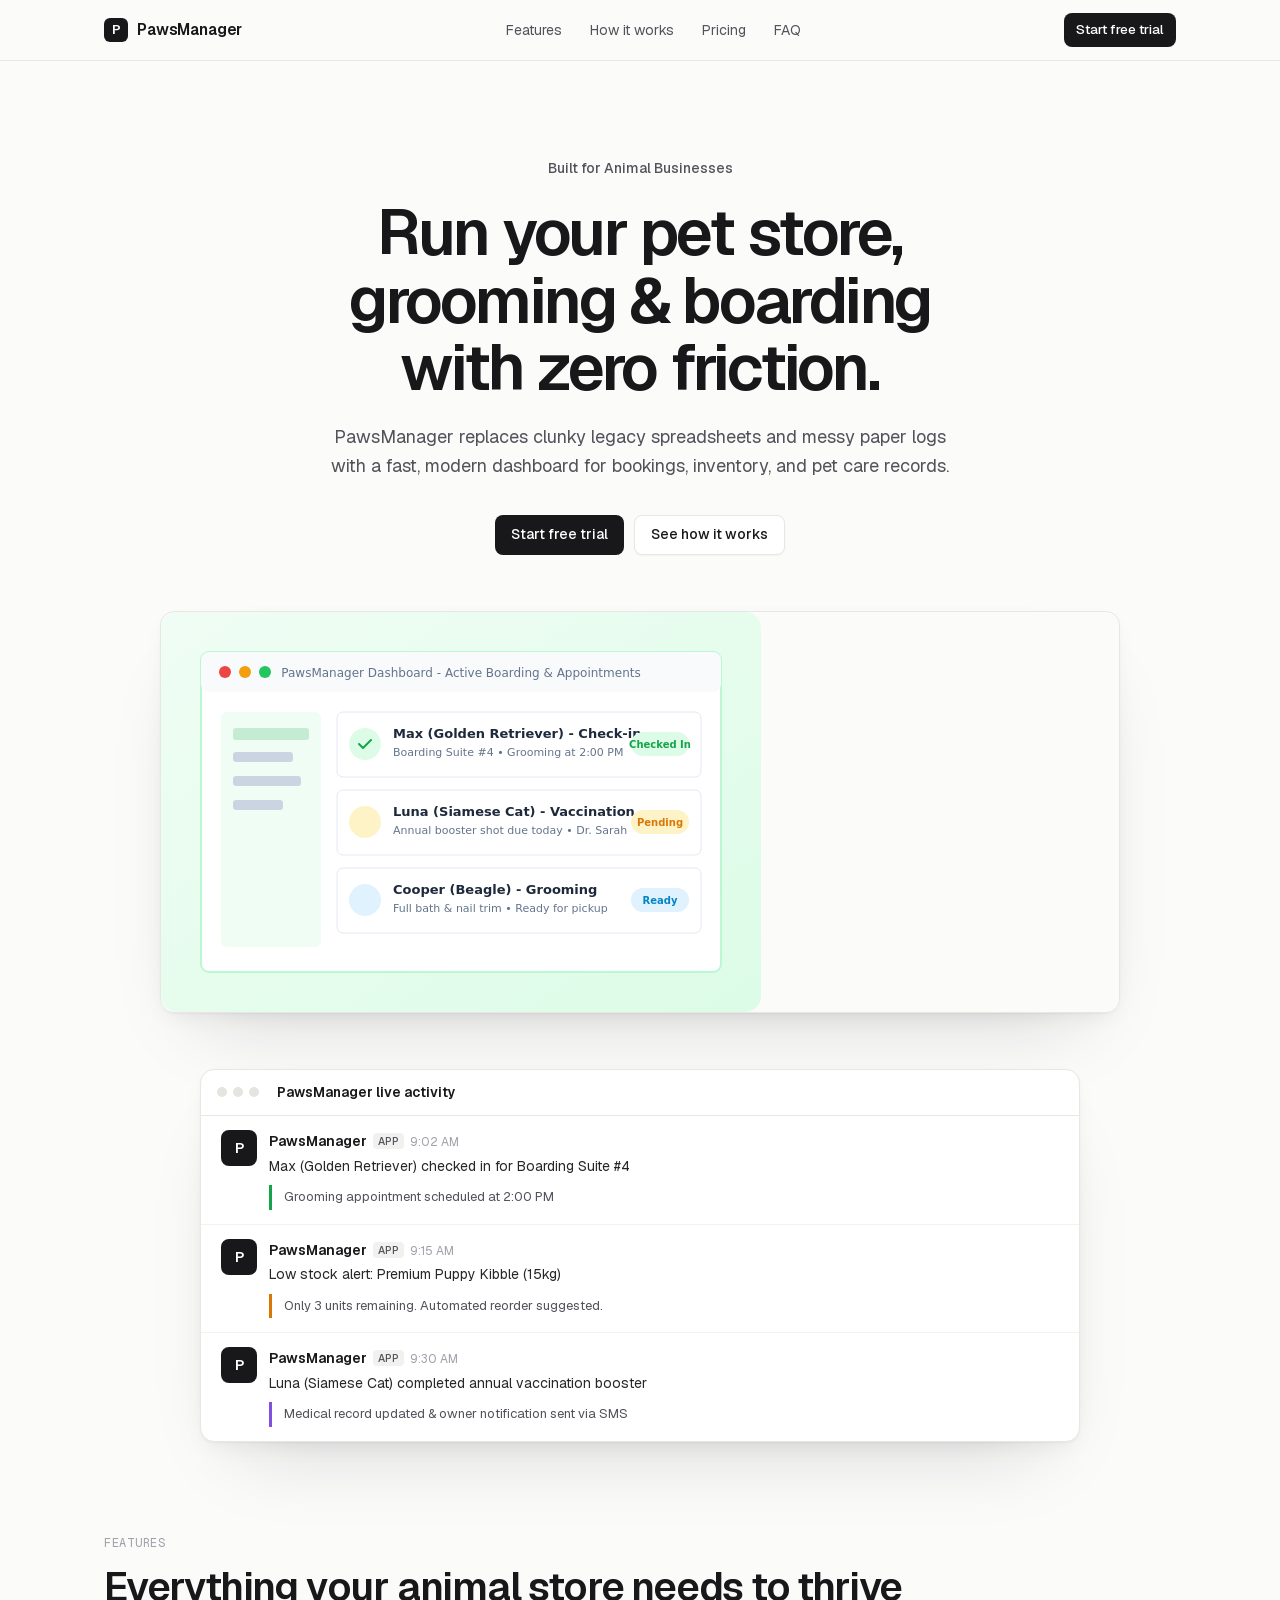
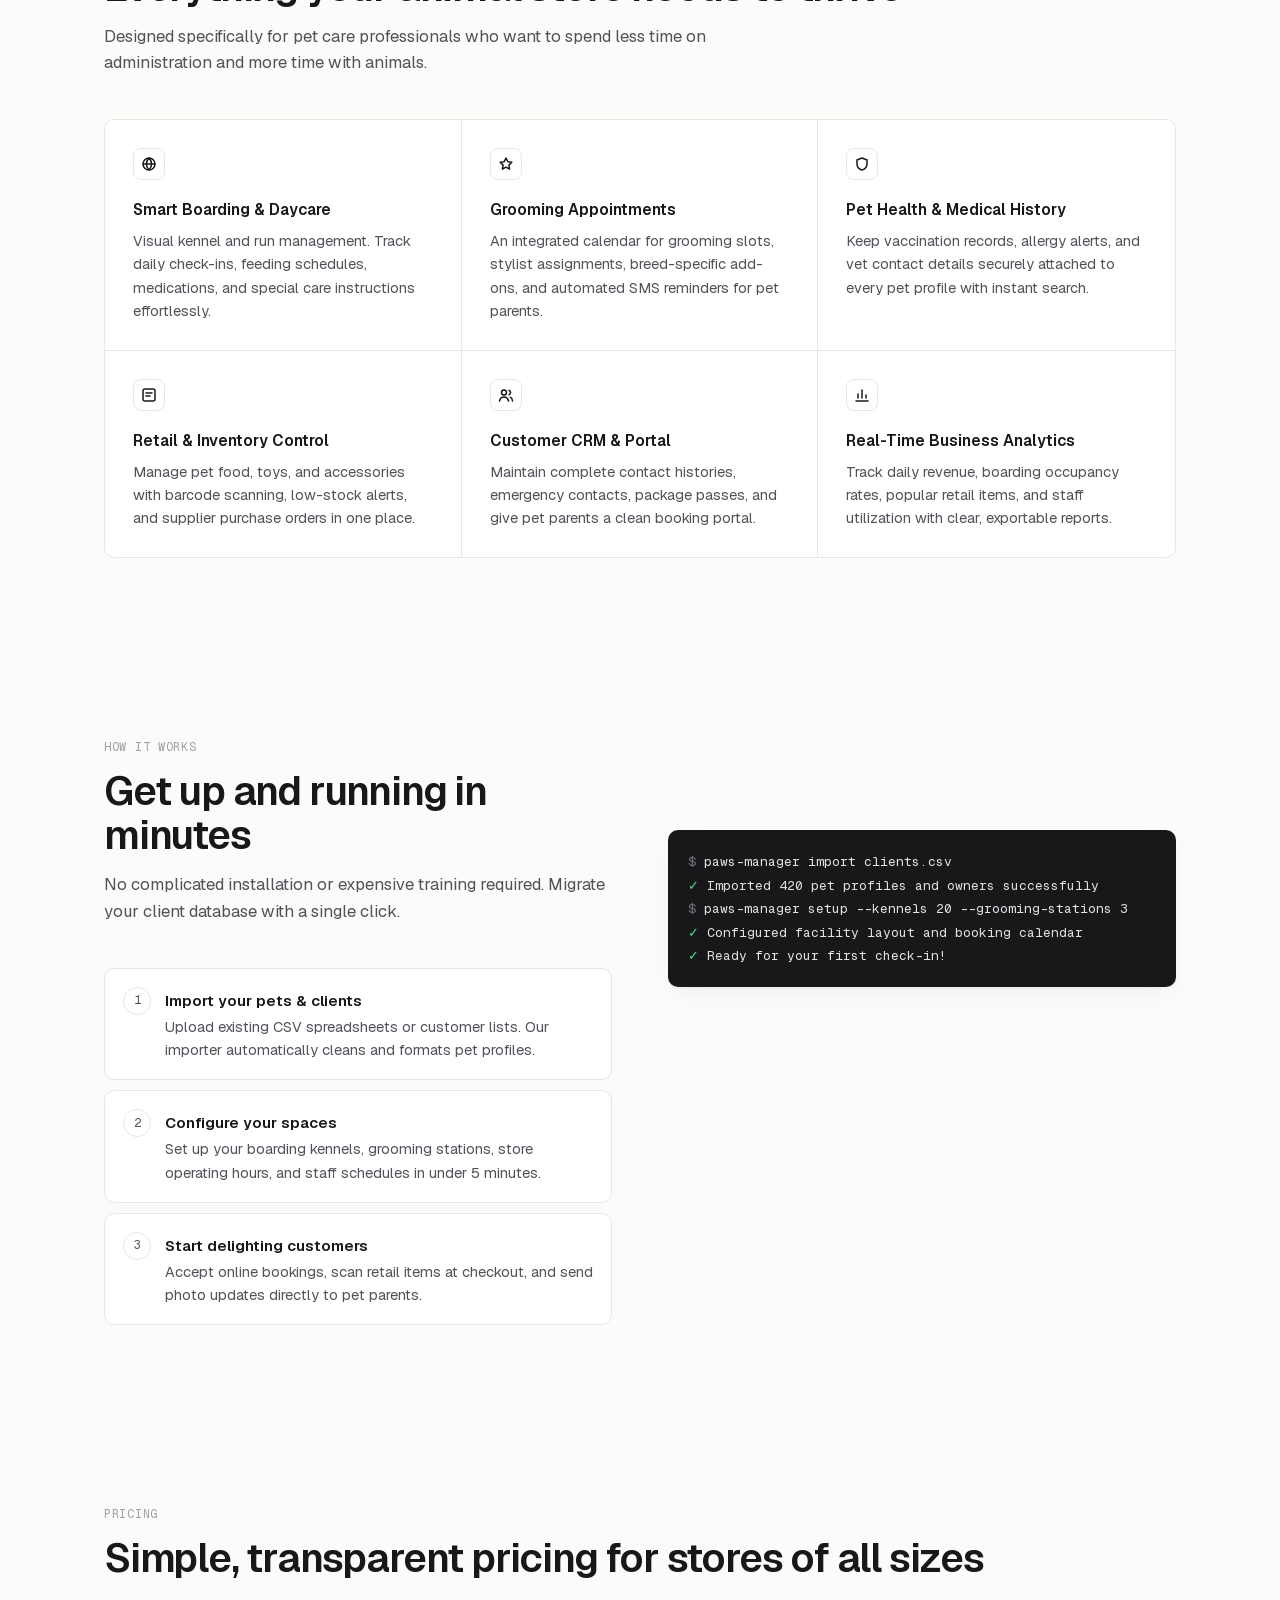
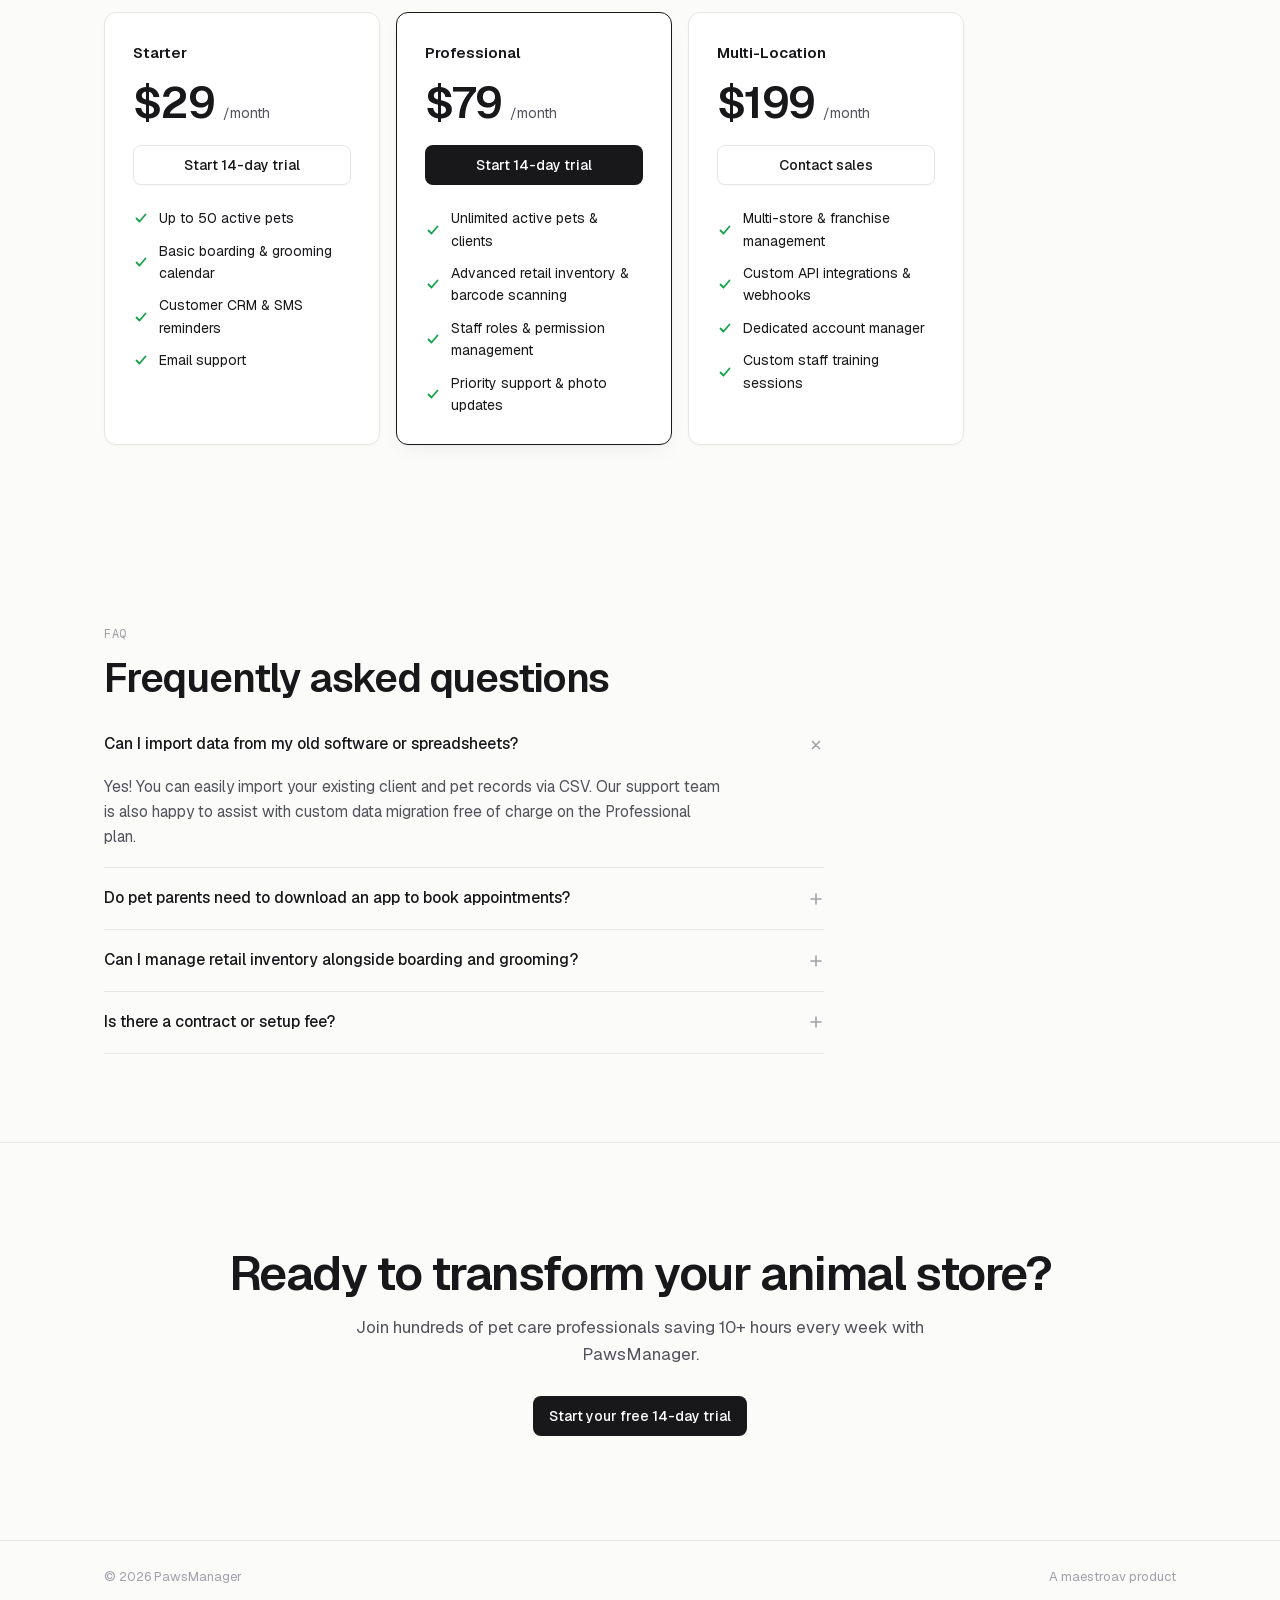
<file: lp/paws-manager/index.html>
<!DOCTYPE html><html lang="en" class="BboVrW_variable nw7kYW_variable"><head><meta charSet="utf-8"/><meta name="viewport" content="width=device-width, initial-scale=1"/><link rel="preload" href="/_next/static/media/07a39a8a4660cc7c-s.p.0r6juujl39pe6.woff2" as="font" crossorigin="" type="font/woff2"/><link rel="preload" href="/_next/static/media/605ce01b664af129-s.p.0wgildi0cnwt9.woff2" as="font" crossorigin="" type="font/woff2"/><link rel="preload" href="/media/lp-paws-manager-hero.svg" as="image"/><link rel="stylesheet" href="/_next/static/chunks/0kaxmw9t_pheu.css" data-precedence="next"/><link rel="preload" as="script" fetchPriority="low" href="/_next/static/chunks/2k8dbvo5j2wlj.js"/><script src="/_next/static/chunks/04_5mxa8qqu68.js" async=""></script><script src="/_next/static/chunks/2wu596w_r-x5u.js" async=""></script><script src="/_next/static/chunks/turbopack-077hmtqrhcoji.js" async=""></script><script src="/_next/static/chunks/1qery9lp0w-g2.js" async=""></script><meta name="next-size-adjust" content=""/><title>PawsManager · Pet Store &amp; Kennel Management Software</title><meta name="description" content="Streamline pet boarding, grooming appointments, inventory, and medical records in one simple, lightning-fast app designed for animal businesses."/><link rel="canonical" href="https://maestroav.github.io/lp/paws-manager/"/><meta property="og:title" content="PawsManager · Pet Store &amp; Kennel Management Software"/><meta property="og:description" content="Streamline pet boarding, grooming appointments, inventory, and medical records in one simple, lightning-fast app designed for animal businesses."/><meta property="og:url" content="https://maestroav.github.io/lp/paws-manager/"/><meta property="og:locale" content="en_US"/><meta property="og:type" content="website"/><meta name="twitter:card" content="summary"/><meta name="twitter:title" content="PawsManager · Pet Store &amp; Kennel Management Software"/><meta name="twitter:description" content="Streamline pet boarding, grooming appointments, inventory, and medical records in one simple, lightning-fast app designed for animal businesses."/><link rel="icon" href="/brand/logo.png"/><script src="/_next/static/chunks/0cz1d0mv5g_q7.js" noModule=""></script></head><body><div hidden=""><!--$--><!--/$--></div><div lang="en" dir="ltr" style="--accent:#16a34a"><header class="topbar"><div class="wrap"><span class="logo"><span class="logo-mark">P</span>PawsManager</span><nav><a href="#features">Features</a><a href="#how">How it works</a><a href="#pricing">Pricing</a><a href="#faq">FAQ</a></nav><span class="topbar-actions"><a class="btn btn-dark btn-sm" href="mailto:hello@pawsmanager.com?subject=PawsManager%20Trial">Start free trial</a></span></div></header><main><div class="wrap hero"><span class="badge">Built for Animal Businesses</span><h1>Run your pet store, grooming &amp; boarding with zero friction.</h1><p class="sub">PawsManager replaces clunky legacy spreadsheets and messy paper logs with a fast, modern dashboard for bookings, inventory, and pet care records.</p><div class="actions"><a class="btn btn-dark" href="mailto:hello@pawsmanager.com?subject=PawsManager%20Trial">Start free trial</a><a class="btn btn-light" href="#how">See how it works</a></div><div class="hero-media"><img src="/media/lp-paws-manager-hero.svg" alt="PawsManager" width="600" height="400"/></div></div><div class="wrap"><div class="shot" role="img" aria-label="Example of PawsManager in use"><div class="shot-bar"><span class="dots"><i></i><i></i><i></i></span><b>PawsManager live activity</b></div><div class="msg"><div class="avatar">P</div><div><div class="who">PawsManager<span class="app-tag">APP</span><small>9:02 AM</small></div><div class="msg-text">Max (Golden Retriever) checked in for Boarding Suite #4</div><div class="msg-detail c-accent">Grooming appointment scheduled at 2:00 PM</div></div></div><div class="msg"><div class="avatar">P</div><div><div class="who">PawsManager<span class="app-tag">APP</span><small>9:15 AM</small></div><div class="msg-text">Low stock alert: Premium Puppy Kibble (15kg)</div><div class="msg-detail c-amber">Only 3 units remaining. Automated reorder suggested.</div></div></div><div class="msg"><div class="avatar">P</div><div><div class="who">PawsManager<span class="app-tag">APP</span><small>9:30 AM</small></div><div class="msg-text">Luna (Siamese Cat) completed annual vaccination booster</div><div class="msg-detail c-purple">Medical record updated &amp; owner notification sent via SMS</div></div></div></div></div><section class="section" id="features"><div class="wrap"><span class="eyebrow">Features</span><h2>Everything your animal store needs to thrive</h2><p class="lede">Designed specifically for pet care professionals who want to spend less time on administration and more time with animals.</p><div class="features"><article><span class="ic"><svg width="16" height="16" viewBox="0 0 16 16" fill="none" stroke="currentColor" stroke-width="1.5" stroke-linecap="round" stroke-linejoin="round" aria-hidden="true"><circle cx="8" cy="8" r="6"/><path d="M2 8h12M8 2c1.8 2 2.6 4 2.6 6S9.8 12 8 14C6.2 12 5.4 10 5.4 8S6.2 4 8 2z"/></svg></span><h3>Smart Boarding &amp; Daycare</h3><p>Visual kennel and run management. Track daily check-ins, feeding schedules, medications, and special care instructions effortlessly.</p></article><article><span class="ic"><svg width="16" height="16" viewBox="0 0 16 16" fill="none" stroke="currentColor" stroke-width="1.5" stroke-linecap="round" stroke-linejoin="round" aria-hidden="true"><path d="M8 2l1.8 3.7 4 .6-2.9 2.8.7 4L8 11.2 4.4 13.1l.7-4L2.2 6.3l4-.6z"/></svg></span><h3>Grooming Appointments</h3><p>An integrated calendar for grooming slots, stylist assignments, breed-specific add-ons, and automated SMS reminders for pet parents.</p></article><article><span class="ic"><svg width="16" height="16" viewBox="0 0 16 16" fill="none" stroke="currentColor" stroke-width="1.5" stroke-linecap="round" stroke-linejoin="round" aria-hidden="true"><path d="M8 2l5 2v4c0 3-2.2 5.2-5 6-2.8-.8-5-3-5-6V4z"/></svg></span><h3>Pet Health &amp; Medical History</h3><p>Keep vaccination records, allergy alerts, and vet contact details securely attached to every pet profile with instant search.</p></article><article><span class="ic"><svg width="16" height="16" viewBox="0 0 16 16" fill="none" stroke="currentColor" stroke-width="1.5" stroke-linecap="round" stroke-linejoin="round" aria-hidden="true"><rect x="2" y="2" width="12" height="12" rx="2"/><path d="M5 6h6M5 9h4"/></svg></span><h3>Retail &amp; Inventory Control</h3><p>Manage pet food, toys, and accessories with barcode scanning, low-stock alerts, and supplier purchase orders in one place.</p></article><article><span class="ic"><svg width="16" height="16" viewBox="0 0 16 16" fill="none" stroke="currentColor" stroke-width="1.5" stroke-linecap="round" stroke-linejoin="round" aria-hidden="true"><circle cx="6" cy="5.5" r="2.5"/><path d="M1.5 14c.5-2.5 2.3-4 4.5-4s4 1.5 4.5 4M11 3.2a2.5 2.5 0 0 1 0 4.6M12.5 10.2c1.1.6 1.8 1.9 2 3.8"/></svg></span><h3>Customer CRM &amp; Portal</h3><p>Maintain complete contact histories, emergency contacts, package passes, and give pet parents a clean booking portal.</p></article><article><span class="ic"><svg width="16" height="16" viewBox="0 0 16 16" fill="none" stroke="currentColor" stroke-width="1.5" stroke-linecap="round" stroke-linejoin="round" aria-hidden="true"><path d="M2 14h12M4 11V7M8 11V3M12 11V8"/></svg></span><h3>Real-Time Business Analytics</h3><p>Track daily revenue, boarding occupancy rates, popular retail items, and staff utilization with clear, exportable reports.</p></article></div></div></section><section class="section" id="how"><div class="wrap split"><div><span class="eyebrow">How it works</span><h2>Get up and running in minutes</h2><p class="lede">No complicated installation or expensive training required. Migrate your client database with a single click.</p><div class="steps"><div class="step"><span class="n">1</span><div><h3>Import your pets &amp; clients</h3><p>Upload existing CSV spreadsheets or customer lists. Our importer automatically cleans and formats pet profiles.</p></div></div><div class="step"><span class="n">2</span><div><h3>Configure your spaces</h3><p>Set up your boarding kennels, grooming stations, store operating hours, and staff schedules in under 5 minutes.</p></div></div><div class="step"><span class="n">3</span><div><h3>Start delighting customers</h3><p>Accept online bookings, scan retail items at checkout, and send photo updates directly to pet parents.</p></div></div></div></div><div class="terminal" aria-label="Example terminal output"><div><span class="t-dim">$</span> <!-- -->paws-manager import clients.csv</div><div><span class="t-ok">✓</span> <!-- -->Imported 420 pet profiles and owners successfully</div><div><span class="t-dim">$</span> <!-- -->paws-manager setup --kennels 20 --grooming-stations 3</div><div><span class="t-ok">✓</span> <!-- -->Configured facility layout and booking calendar</div><div><span class="t-ok">✓</span> <!-- -->Ready for your first check-in!</div></div></div></section><section class="section" id="pricing"><div class="wrap"><span class="eyebrow">Pricing</span><h2>Simple, transparent pricing for stores of all sizes</h2><div class="pricing" style="margin-top:32px"><div class="plan"><h3>Starter</h3><div class="amount">$29<!-- --> <small>/month</small></div><a class="btn btn-light" href="mailto:hello@pawsmanager.com?subject=Starter%20Plan">Start 14-day trial</a><ul><li><svg width="16" height="16" viewBox="0 0 16 16" fill="none" stroke="currentColor" stroke-width="1.8" stroke-linecap="round" stroke-linejoin="round" aria-hidden="true"><path d="M3.5 8.5l3 3 6-7"></path></svg>Up to 50 active pets</li><li><svg width="16" height="16" viewBox="0 0 16 16" fill="none" stroke="currentColor" stroke-width="1.8" stroke-linecap="round" stroke-linejoin="round" aria-hidden="true"><path d="M3.5 8.5l3 3 6-7"></path></svg>Basic boarding &amp; grooming calendar</li><li><svg width="16" height="16" viewBox="0 0 16 16" fill="none" stroke="currentColor" stroke-width="1.8" stroke-linecap="round" stroke-linejoin="round" aria-hidden="true"><path d="M3.5 8.5l3 3 6-7"></path></svg>Customer CRM &amp; SMS reminders</li><li><svg width="16" height="16" viewBox="0 0 16 16" fill="none" stroke="currentColor" stroke-width="1.8" stroke-linecap="round" stroke-linejoin="round" aria-hidden="true"><path d="M3.5 8.5l3 3 6-7"></path></svg>Email support</li></ul></div><div class="plan featured"><h3>Professional</h3><div class="amount">$79<!-- --> <small>/month</small></div><a class="btn btn-dark" href="mailto:hello@pawsmanager.com?subject=Professional%20Plan">Start 14-day trial</a><ul><li><svg width="16" height="16" viewBox="0 0 16 16" fill="none" stroke="currentColor" stroke-width="1.8" stroke-linecap="round" stroke-linejoin="round" aria-hidden="true"><path d="M3.5 8.5l3 3 6-7"></path></svg>Unlimited active pets &amp; clients</li><li><svg width="16" height="16" viewBox="0 0 16 16" fill="none" stroke="currentColor" stroke-width="1.8" stroke-linecap="round" stroke-linejoin="round" aria-hidden="true"><path d="M3.5 8.5l3 3 6-7"></path></svg>Advanced retail inventory &amp; barcode scanning</li><li><svg width="16" height="16" viewBox="0 0 16 16" fill="none" stroke="currentColor" stroke-width="1.8" stroke-linecap="round" stroke-linejoin="round" aria-hidden="true"><path d="M3.5 8.5l3 3 6-7"></path></svg>Staff roles &amp; permission management</li><li><svg width="16" height="16" viewBox="0 0 16 16" fill="none" stroke="currentColor" stroke-width="1.8" stroke-linecap="round" stroke-linejoin="round" aria-hidden="true"><path d="M3.5 8.5l3 3 6-7"></path></svg>Priority support &amp; photo updates</li></ul></div><div class="plan"><h3>Multi-Location</h3><div class="amount">$199<!-- --> <small>/month</small></div><a class="btn btn-light" href="mailto:hello@pawsmanager.com?subject=Enterprise%20Plan">Contact sales</a><ul><li><svg width="16" height="16" viewBox="0 0 16 16" fill="none" stroke="currentColor" stroke-width="1.8" stroke-linecap="round" stroke-linejoin="round" aria-hidden="true"><path d="M3.5 8.5l3 3 6-7"></path></svg>Multi-store &amp; franchise management</li><li><svg width="16" height="16" viewBox="0 0 16 16" fill="none" stroke="currentColor" stroke-width="1.8" stroke-linecap="round" stroke-linejoin="round" aria-hidden="true"><path d="M3.5 8.5l3 3 6-7"></path></svg>Custom API integrations &amp; webhooks</li><li><svg width="16" height="16" viewBox="0 0 16 16" fill="none" stroke="currentColor" stroke-width="1.8" stroke-linecap="round" stroke-linejoin="round" aria-hidden="true"><path d="M3.5 8.5l3 3 6-7"></path></svg>Dedicated account manager</li><li><svg width="16" height="16" viewBox="0 0 16 16" fill="none" stroke="currentColor" stroke-width="1.8" stroke-linecap="round" stroke-linejoin="round" aria-hidden="true"><path d="M3.5 8.5l3 3 6-7"></path></svg>Custom staff training sessions</li></ul></div></div></div></section><section class="section" id="faq"><div class="wrap"><span class="eyebrow">FAQ</span><h2>Frequently asked questions</h2><div class="faq"><details open=""><summary>Can I import data from my old software or spreadsheets?<svg width="16" height="16" viewBox="0 0 16 16" fill="none" stroke="currentColor" stroke-width="1.6" stroke-linecap="round" aria-hidden="true"><path d="M8 3v10M3 8h10"></path></svg></summary><p>Yes! You can easily import your existing client and pet records via CSV. Our support team is also happy to assist with custom data migration free of charge on the Professional plan.</p></details><details><summary>Do pet parents need to download an app to book appointments?<svg width="16" height="16" viewBox="0 0 16 16" fill="none" stroke="currentColor" stroke-width="1.6" stroke-linecap="round" aria-hidden="true"><path d="M8 3v10M3 8h10"></path></svg></summary><p>No download required. Pet parents can book appointments, view vaccination records, and receive updates through a clean, mobile-friendly web portal branded with your store&#x27;s name.</p></details><details><summary>Can I manage retail inventory alongside boarding and grooming?<svg width="16" height="16" viewBox="0 0 16 16" fill="none" stroke="currentColor" stroke-width="1.6" stroke-linecap="round" aria-hidden="true"><path d="M8 3v10M3 8h10"></path></svg></summary><p>Absolutely. PawsManager combines point-of-sale retail inventory with boarding and grooming management so you have a single source of truth for your entire business.</p></details><details><summary>Is there a contract or setup fee?<svg width="16" height="16" viewBox="0 0 16 16" fill="none" stroke="currentColor" stroke-width="1.6" stroke-linecap="round" aria-hidden="true"><path d="M8 3v10M3 8h10"></path></svg></summary><p>No contracts and no setup fees. All plans are month-to-month, and you can upgrade, downgrade, or cancel at any time with a single click.</p></details></div></div></section><section class="closing"><div class="wrap"><h2>Ready to transform your animal store?</h2><p class="sub">Join hundreds of pet care professionals saving 10+ hours every week with PawsManager.</p><div class="actions"><a class="btn btn-dark" href="mailto:hello@pawsmanager.com?subject=PawsManager%20Trial">Start your free 14-day trial</a></div></div></section></main><footer class="footer"><div class="wrap"><span>© <!-- -->2026<!-- --> <!-- -->PawsManager</span><a href="https://maestroav.github.io/">A maestroav product</a></div></footer></div><!--$--><!--/$--><script id="_R_">(globalThis["TURBOPACK"] || (globalThis["TURBOPACK"] = [])).push({"otherChunks":["static/chunks/2k8dbvo5j2wlj.js","static/chunks/04_5mxa8qqu68.js","static/chunks/2wu596w_r-x5u.js"],"runtimeModuleIds":[82342]});</script><script src="/_next/static/chunks/2k8dbvo5j2wlj.js" async=""></script><script>(self.__next_f=self.__next_f||[]).push([0])</script><script>self.__next_f.push([1,"1:\"$Sreact.fragment\"\n2:\"/_next/static/chunks/1qery9lp0w-g2.js\"\n3:I[25186,[\"$2\"],\"default\"]\n4:I[66654,[\"$2\"],\"default\"]\nb:I[70001,[\"$2\"],\"OutletBoundary\"]\nc:\"$Sreact.suspense\"\ne:\"ViewportBoundary\"\nf:I[70001,[\"$2\"],\"$e\"]\n11:\"MetadataBoundary\"\n12:I[70001,[\"$2\"],\"$11\"]\n14:I[66313,[],\"default\",1]\n:HL[\"/_next/static/chunks/0kaxmw9t_pheu.css\",\"style\"]\n:HL[\"/_next/static/media/07a39a8a4660cc7c-s.p.0r6juujl39pe6.woff2\",\"font\",{\"crossOrigin\":\"\",\"type\":\"font/woff2\"}]\n:HL[\"/_next/static/media/605ce01b664af129-s.p.0wgildi0cnwt9.woff2\",\"font\",{\"crossOrigin\":\"\",\"type\":\"font/woff2\"}]\n5:X\n9:[[\"children\",{\"s\":\"__PAGE__\",\"h\":512,\"d\":{\"r\":[\"$\",\"$1\",\"c\",{\"children\":[\"$La\",null,[\"$\",\"$Lb\",null,{\"children\":[\"$\",\"$c\",null,{\"name\":\"Next.MetadataOutlet\",\"children\":\"$@d\"}]}]]}],\"p\":false,\"v\":null}}]]\n8:[[\"children\",{\"s\":{\"n\":\"slug\",\"t\":\"d\",\"k\":\"paws-manager\",\"s\":[]},\"h\":66048,\"d\":{\"r\":[\"$\",\"$1\",\"c\",{\"children\":[null,[\"$\",\"$L3\",null,{\"parallelRouterKey\":\"children\",\"error\":\"$undefined\",\"errorStyles\":\"$undefined\",\"errorScripts\":\"$undefined\",\"template\":[\"$\",\"$L4\",null,{}],\"templateStyles\":\"$undefined\",\"templateScripts\":\"$undefined\",\"notFound\":\"$undefined\",\"forbidden\":\"$undefined\",\"unauthorized\":\"$undefined\"}]]}],\"p\":false,\"v\":\"$5\"},\"c\":\"$Q9\"}]]\n7:[[\"children\",{\"s\":\"lp\",\"h\":131584,\"d\":{\"r\":[\"$\",\"$1\",\"c\",{\"children\":[null,[\"$\",\"$L3\",null,{\"parallelRouterKey\":\"children\",\"error\":\"$undefined\",\"errorStyles\":\"$undefined\",\"errorScripts\":\"$undefined\",\"template\":[\"$\",\"$L4\",null,{}],\"templateStyles\":\"$undefined\",\"templateScripts\":\"$undefined\",\"notFound\":\"$undefined\",\"forbidden\":\"$undefined\",\"unauthorized\":\"$undefined\"}]]}],\"p\":false,\"v\":\"$5\"},\"c\":\"$Q8\"}]]\n6:[[\"children\",{\"s\":\"(site)\",\"h\":131600,\"d\":{\"r\":[\"$\",\"$1\",\"c\",{\"children\":[[[\"$\",\"link\",\"0\",{\"rel\":\"stylesheet\",\"href\":\"/_next/static/chunks/0kaxmw9t_pheu.css\",\"precedence\":\"next\",\"crossOrigin\":\"$undefined\",\"nonce\":\"$undefined\"}]],[\"$\",\"html\",null,{\"lang\":\"en\",\"className\":\"BboVrW_variable nw7kYW_variable\",\"children\":[\"$\",\"body\",null,{\"children\":[\"$\",\"$L3\",null,{\"parallelRouterKey\":\"children\",\"error\":\"$undefined\",\"errorStyles\":\"$undefined\",\"errorScripts\":\"$undefined\",\"template\":[\"$\",\"$L4\",null,{}],\"templateStyles\":\"$undefined\",\"templateScripts\":\"$undefined\",\"notFound\":[[[\"$\",\"title\",null,{\"children\":\"404: This page could not be found.\"}],[\"$\",\"div\",null,{\"style\":\"$0:t:t:d:r:props:children:1:props:notFound:0:1:props:style\",\"children\":[\"$\",\"div\",null,{\"children\":[[\"$\",\"style\",null,{\"dangerouslySetInnerHTML\":{\"__html\":\"body{color:#000;background:#fff;margin:0}.next-error-h1{border-right:1px solid rgba(0,0,0,.3)}@media (prefers-color-scheme:dark){body{color:#fff;background:#000}.next-error-h1{border-right:1px solid rgba(255,255,255,.3)}}\"}}],[\"$\",\"h1\",null,{\"className\":\"next-error-h1\",\"style\":\"$0:t:t:d:r:props:children:1:props:notFound:0:1:props:children:props:children:1:props:style\",\"children\":404}],[\"$\",\"div\",null,{\"style\":\"$0:t:t:d:r:props:children:1:props:notFound:0:1:props:children:props:children:2:props:style\",\"children\":[\"$\",\"h2\",null,{\"style\":\"$0:t:t:d:r:props:children:1:props:notFound:0:1:props:children:props:children:2:props:children:props:style\",\"children\":\"This page could not be found.\"}]}]]}]}]],[]],\"forbidden\":\"$undefined\",\"unauthorized\":\"$undefined\"}]}]}]]}],\"p\":false,\"v\":null},\"c\":\"$Q7\"}]]\n0:{\"P\":null,\"c\":[\"\",\"lp\",\"paws-manager\",\"\"],\"q\":\"\",\"i\":false,\"t\":{\"t\":{\"s\":\"\",\"h\":131600,\"d\":{\"r\":[\"$\",\"$1\",\"c\",{\"children\":[null,[\"$\",\"$L3\",null,{\"parallelRouterKey\":\"children\",\"error\":\"$undefined\",\"errorStyles\":\"$undefined\",\"errorScripts\":\"$undefined\",\"template\":[\"$\",\"$L4\",null,{}],\"templateStyles\":\"$undefined\",\"templateScripts\":\"$undefined\",\"notFound\":[[[\"$\",\"title\",null,{\"children\":\"404: This page could not be found.\"}],[\"$\",\"div\",null,{\"style\":{\"fontFamily\":\"system-ui,\\\"Segoe UI\\\",Roboto,Helvetica,Arial,sans-serif,\\\"Apple Color Emoji\\\",\\\"Segoe UI Emoji\\\"\",\"height\":\"100vh\",\"textAlign\":\"center\",\"display\":\"flex\",\"flexDirection\":\"column\",\"alignItems\":\"center\",\"justifyContent\":\"center\"},\"children\":[\"$\",\"div\",null,{\"children\":[[\"$\",\"style\",null,{\"dangerouslySetInnerHTML\":{\"__html\":\"body{color:#000;background:#fff;margin:0}.next-error-h1{border-right:1px solid rgba(0,0,0,.3)}@media (prefers-color-scheme:dark){body{color:#fff;background:#000}.next-error-h1{border-right:1px solid rgba(255,255,255,.3)}}\"}}],[\"$\",\"h1\",null,{\"className\":\"next-error-h1\",\"style\":{\"display\":\"inline-block\",\"margin\":\"0 20px 0 0\",\"padding\":\"0 23px 0 0\",\"fontSize\":24,\"fontWeight\":500,\"verticalAlign\":\"top\",\"lineHeight\":\"49px\"},\"children\":404}],[\"$\",\"div\",null,{\"style\":{\"display\":\"inline-block\"},\"children\":[\"$\",\"h2\",null,{\"style\":{\"fontSize\":14,\"fontWeight\":400,\"lineHeight\":\"49px\",\"margin\":0},\"children\":\"This page could not be found.\"}]}]]}]}]],[]],\"forbidden\":\"$undefined\",\"unauthorized\":\"$undefined\"}]]}],\"p\":false,\"v\":\"$5\"},\"c\":\"$Q6\"},\"h\":{\"r\":[\"$\",\"$1\",\"h\",{\"children\":[null,[\"$\",\"$Lf\",null,{\"children\":\"$L10\"}],[\"$\",\"$L12\",null,{\"children\":[[\"$\",\"div\",null,{\"hidden\":true,\"children\":[\"$\",\"$c\",null,{\"name\":\"Next.Metadata\",\"children\":\"$L13\"}]}],null]}],[\"$\",\"meta\",null,{\"name\":\"next-size-adjust\",\"content\":\"\"}]]}],\"p\":false,\"v\":null}},\"m\":\"$undefined\",\"G\":[\"$14\",[]],\"S\":true,\"r\":\"$undefined\",\"s\":\"$undefined\",\"a\":\"$undefined\",\"l\":\"$undefined\",\"p\":\"$undefined\",\"d\":\"$undefined\",\"b\":\"i-CepP4Srok2KegI-NXHy\"}\n5:C\n10:[[\"$\",\"meta\",\"0\",{\"charSet\":\"utf-8\"}],[\"$\",\"meta\",\"1\",{\"name\":\"viewport\",\"content\":\"width=device-width, initial-scale=1\"}]]\n"])</script><script>self.__next_f.push([1,":HL[\"/media/lp-paws-manager-hero.svg\",\"image\"]\na:[\"$\",\"div\",null,{\"lang\":\"en\",\"dir\":\"ltr\",\"style\":{\"--accent\":\"#16a34a\"},\"children\":[[\"$\",\"header\",null,{\"className\":\"topbar\",\"children\":[\"$\",\"div\",null,{\"className\":\"wrap\",\"children\":[[\"$\",\"span\",null,{\"className\":\"logo\",\"children\":[[\"$\",\"span\",null,{\"className\":\"logo-mark\",\"children\":\"P\"}],\"PawsManager\",false]}],[\"$\",\"nav\",null,{\"children\":[[\"$\",\"a\",\"features\",{\"href\":\"#features\",\"children\":\"Features\"}],[\"$\",\"a\",\"how\",{\"href\":\"#how\",\"children\":\"How it works\"}],[\"$\",\"a\",\"pricing\",{\"href\":\"#pricing\",\"children\":\"Pricing\"}],[\"$\",\"a\",\"faq\",{\"href\":\"#faq\",\"children\":\"FAQ\"}]]}],[\"$\",\"span\",null,{\"className\":\"topbar-actions\",\"children\":[\"$undefined\",[\"$\",\"a\",null,{\"className\":\"btn btn-dark btn-sm\",\"href\":\"mailto:hello@pawsmanager.com?subject=PawsManager%20Trial\",\"children\":\"Start free trial\"}]]}]]}]}],[\"$\",\"main\",null,{\"children\":[[\"$\",\"div\",\"6b09fcf1f992050959f7dcbf\",{\"className\":\"wrap hero\",\"children\":[[\"$\",\"span\",null,{\"className\":\"badge\",\"children\":\"Built for Animal Businesses\"}],[\"$\",\"h1\",null,{\"children\":\"Run your pet store, grooming \u0026 boarding with zero friction.\"}],[\"$\",\"p\",null,{\"className\":\"sub\",\"children\":\"PawsManager replaces clunky legacy spreadsheets and messy paper logs with a fast, modern dashboard for bookings, inventory, and pet care records.\"}],[\"$\",\"div\",null,{\"className\":\"actions\",\"children\":[[\"$\",\"a\",null,{\"className\":\"btn btn-dark\",\"href\":\"mailto:hello@pawsmanager.com?subject=PawsManager%20Trial\",\"children\":\"Start free trial\"}],[\"$\",\"a\",null,{\"className\":\"btn btn-light\",\"href\":\"#how\",\"children\":\"See how it works\"}]]}],[\"$\",\"div\",null,{\"className\":\"hero-media\",\"children\":[\"$\",\"img\",null,{\"src\":\"/media/lp-paws-manager-hero.svg\",\"alt\":\"PawsManager\",\"width\":600,\"height\":400}]}]]}],[\"$\",\"div\",\"6b09fcf1f992050959f7dcc3\",{\"className\":\"wrap\",\"children\":[\"$\",\"div\",null,{\"className\":\"shot\",\"role\":\"img\",\"aria-label\":\"Example of PawsManager in use\",\"children\":[[\"$\",\"div\",null,{\"className\":\"shot-bar\",\"children\":[[\"$\",\"span\",null,{\"className\":\"dots\",\"children\":[[\"$\",\"i\",null,{}],[\"$\",\"i\",null,{}],[\"$\",\"i\",null,{}]]}],[\"$\",\"b\",null,{\"children\":\"PawsManager live activity\"}]]}],[[\"$\",\"div\",\"6b09fcf1f992050959f7dcc0\",{\"className\":\"msg\",\"children\":[[\"$\",\"div\",null,{\"className\":\"avatar\",\"children\":\"P\"}],[\"$\",\"div\",null,{\"children\":[[\"$\",\"div\",null,{\"className\":\"who\",\"children\":[\"PawsManager\",[\"$\",\"span\",null,{\"className\":\"app-tag\",\"children\":\"APP\"}],[\"$\",\"small\",null,{\"children\":\"9:02 AM\"}]]}],[\"$\",\"div\",null,{\"className\":\"msg-text\",\"children\":\"Max (Golden Retriever) checked in for Boarding Suite #4\"}],[\"$\",\"div\",null,{\"className\":\"msg-detail c-accent\",\"children\":\"Grooming appointment scheduled at 2:00 PM\"}]]}]]}],[\"$\",\"div\",\"6b09fcf1f992050959f7dcc1\",{\"className\":\"msg\",\"children\":[[\"$\",\"div\",null,{\"className\":\"avatar\",\"children\":\"P\"}],[\"$\",\"div\",null,{\"children\":[[\"$\",\"div\",null,{\"className\":\"who\",\"children\":[\"PawsManager\",[\"$\",\"span\",null,{\"className\":\"app-tag\",\"children\":\"APP\"}],[\"$\",\"small\",null,{\"children\":\"9:15 AM\"}]]}],[\"$\",\"div\",null,{\"className\":\"msg-text\",\"children\":\"Low stock alert: Premium Puppy Kibble (15kg)\"}],[\"$\",\"div\",null,{\"className\":\"msg-detail c-amber\",\"children\":\"Only 3 units remaining. Automated reorder suggested.\"}]]}]]}],[\"$\",\"div\",\"6b09fcf1f992050959f7dcc2\",{\"className\":\"msg\",\"children\":[[\"$\",\"div\",null,{\"className\":\"avatar\",\"children\":\"P\"}],[\"$\",\"div\",null,{\"children\":[[\"$\",\"div\",null,{\"className\":\"who\",\"children\":[\"PawsManager\",[\"$\",\"span\",null,{\"className\":\"app-tag\",\"children\":\"APP\"}],[\"$\",\"small\",null,{\"children\":\"9:30 AM\"}]]}],[\"$\",\"div\",null,{\"className\":\"msg-text\",\"children\":\"Luna (Siamese Cat) completed annual vaccination booster\"}],[\"$\",\"div\",null,{\"className\":\"msg-detail c-purple\",\"children\":\"Medical record updated \u0026 owner notification sent via SMS\"}]]}]]}]]]}]}],[\"$\",\"section\",\"6b09fcf1f992050959f7dcca\",{\"className\":\"section\",\"id\":\"features\",\"children\":[\"$\",\"div\",null,{\"className\":\"wrap\",\"children\":[[\"$\",\"span\",null,{\"className\":\"eyebrow\",\"children\":\"Features\"}],[\"$\",\"h2\",null,{\"children\":\"Everything your animal store needs to thrive\"}],[\"$\",\"p\",null,{\"className\":\"lede\",\"children\":\"Designed specifically for pet care professionals who want to spend less time on administration and more time with animals.\"}],[\"$\",\"div\",null,{\"className\":\"features\",\"children\":[[\"$\",\"article\",\"6b09fcf1f992050959f7dcc4\",{\"children\":[[\"$\",\"span\",null,{\"className\":\"ic\",\"children\":[\"$\",\"svg\",null,{\"width\":16,\"height\":16,\"viewBox\":\"0 0 16 16\",\"fill\":\"none\",\"stroke\":\"currentColor\",\"strokeWidth\":1.5,\"strokeLinecap\":\"round\",\"strokeLinejoin\":\"round\",\"aria-hidden\":true,\"dangerouslySetInnerHTML\":{\"__html\":\"\u003ccircle cx=\\\"8\\\" cy=\\\"8\\\" r=\\\"6\\\"/\u003e\u003cpath d=\\\"M2 8h12M8 2c1.8 2 2.6 4 2.6 6S9.8 12 8 14C6.2 12 5.4 10 5.4 8S6.2 4 8 2z\\\"/\u003e\"}}]}],\"$L15\",\"$L16\"]}],\"$L17\",\"$L18\",\"$L19\",\"$L1a\",\"$L1b\"]}]]}]}],\"$L1c\",\"$L1d\",\"$L1e\",\"$L1f\"]}],\"$L20\"]}]\n15:[\"$\",\"h3\",null,{\"children\":\"Smart Boarding \u0026 Daycare\"}]\n16:[\"$\",\"p\",null,{\"children\":\"Visual kennel and run management. Track daily check-ins, feeding schedules, medications, and special care instructions effortlessly.\"}]\n17:[\"$\",\"article\",\"6b09fcf1f992050959f7dcc5\",{\"children\":[[\"$\",\"span\",null,{\"className\":\"ic\",\"children\":[\"$\",\"svg\",null,{\"width\":16,\"height\":16,\"viewBox\":\"0 0 16 16\",\"fill\":\"none\",\"stroke\":\"currentColor\",\"strokeWidth\":1.5,\"strokeLinecap\":\"round\",\"strokeLinejoin\":\"round\",\"aria-hidden\":true,\"dangerouslySetInnerHTML\":{\"__html\":\"\u003cpath d=\\\"M8 2l1.8 3.7 4 .6-2.9 2.8.7 4L8 11.2 4.4 13.1l.7-4L2.2 6.3l4-.6z\\\"/\u003e\"}}]}],[\"$\",\"h3\",null,{\"children\":\"Grooming Appointments\"}],[\"$\",\"p\",null,{\"children\":\"An integrated calendar for grooming slots, stylist assignments, breed-specific add-ons, and automated SMS reminders for pet parents.\"}]]}]\n18:[\"$\",\"article\",\"6b09fcf1f992050959f7dcc6\",{\"children\":[[\"$\",\"span\",null,{\"className\":\"ic\",\"children\":[\"$\",\"svg\",null,{\"width\":16,\"height\":16,\"viewBox\":\"0 0 16 16\",\"fill\":\"none\",\"stroke\":\"currentColor\",\"strokeWidth\":1.5,\"strokeLinecap\":\"round\",\"strokeLinejoin\":\"round\",\"aria-hidden\":true,\"dangerouslySetInnerHTML\":{\"__html\":\"\u003cpath d=\\\"M8 2l5 2v4c0 3-2.2 5.2-5 6-2.8-.8-5-3-5-6V4z\\\"/\u003e\"}}]}],[\"$\",\"h3\",null,{\"children\":\"Pet Health \u0026 Medical History\"}],[\"$\",\"p\",null,{\"children\":\"Keep vaccination records, allergy alerts, and vet contact details securely attached to every pet profile with instant search.\"}]]}]\n19:[\"$\",\"article\",\"6b09fcf1f992050959f7dcc7\",{\"children\":[[\"$\",\"span\",null,{\"className\":\"ic\",\"children\":[\"$\",\"svg\",null,{\"width\":16,\"height\":16,\"viewBox\":\"0 0 16 16\",\"fill\":\"none\",\"stroke\":\"currentColor\",\"strokeWidth\":1.5,\"strokeLinecap\":\"round\",\"strokeLinejoin\":\"round\",\"aria-hidden\":true,\"dangerouslySetInnerHTML\":{\"__html\":\"\u003crect x=\\\"2\\\" y=\\\"2\\\" width=\\\"12\\\" height=\\\"12\\\" rx=\\\"2\\\"/\u003e\u003cpath d=\\\"M5 6h6M5 9h4\\\"/\u003e\"}}]}],[\"$\",\"h3\",null,{\"children\":\"Retail \u0026 Inventory Control\"}],[\"$\",\"p\",null,{\"children\":\"Manage pet food, toys, and accessories with barcode scanning, low-stock alerts, and supplier purchase orders in one place.\"}]]}]\n1a:[\"$\",\"article\",\"6b09fcf1f992050959f7dcc8\",{\"children\":[[\"$\",\"span\",null,{\"className\":\"ic\",\"children\":[\"$\",\"svg\",null,{\"width\":16,\"height\":16,\"viewBox\":\"0 0 16 16\",\"fill\":\"none\",\"stroke\":\"currentColor\",\"strokeWidth\":1.5,\"strokeLinecap\":\"round\",\"strokeLinejoin\":\"round\",\"aria-hidden\":true,\"dangerouslySetInnerHTML\":{\"__html\":\"\u003ccircle cx=\\\"6\\\" cy=\\\"5.5\\\" r=\\\"2.5\\\"/\u003e\u003cpath d=\\\"M1.5 14c.5-2.5 2.3-4 4.5-4s4 1.5 4.5 4M11 3.2a2.5 2.5 0 0 1 0 4.6M12.5 10.2c1.1.6 1.8 1.9 2 3.8\\\"/\u003e\"}}]}],[\"$\",\"h3\",null,{\"children\":\"Customer CRM \u0026 Portal\"}],[\"$\",\"p\",null,{\"children\":\"Maintain complete contact histories, emergency contacts, package passes, and give pet parents a clean booking portal.\"}]]}]\n1b:[\"$\",\"article\",\"6b09fcf1f992050959f7dcc9\",{\"children\":[[\"$\",\"span\",null,{\"className\":\"ic\",\"children\":[\"$\",\"svg\",null,{\"width\":16,\"height\":16,\"viewBox\":\"0 0 16 16\",\"fill\":\"none\",\"stroke\":\"currentColor\",\"strokeWidth\":1.5,\"strokeLinecap\":\"round\",\"strokeLinejoin\":\"round\",\"aria-hidden\":true,\"dangerouslySetInnerHTML\":{\"__html\":\"\u003cpath d=\\\"M2 14h12M4 11V7M8 11V3M12 11V8\\\"/\u003e\"}}]}],[\"$\",\"h3\",null,{\"children\":\"Real-Time Business Analytics\"}],[\"$\",\"p\",null,{\"children\":\"Track daily revenue, boarding occupancy rates, popular retail items, and staff utilization with clear, exportable reports.\"}]]}]\n1c:[\"$\",\"section\",\"6b09fcf1f992050959f7dcce\",{\"className\":\"section\",\"id\":\"how\",\"children\":[\"$\",\"div\",null,{\"className\":\"wrap split\",\"children\":[[\"$\",\"div\",null,{\"children\":[[\"$\",\"span\",null,{\"className\":\"eyebrow\",\"children\":\"How it works\"}],[\"$\",\"h2\",null,{\"children\":\"Get up and running in minutes\"}],[\"$\",\"p\",null,{\"className\":\"lede\",\"children\":\"No complicated installation or expensive training required. Migrate your client database with a single click.\"}],[\"$\",\"div\",null,{\"className\":\"steps\",\"children\":[[\"$\",\"div\",\"6b09fcf1f992050959f7dccb\",{\"className\":\"step\",\"children\":[[\"$\",\"span\",null,{\"className\":\"n\",\"children\":1}],[\"$\",\"div\",null,{\"children\":[[\"$\",\"h3\",null,{\"children\":\"Import your pets \u0026 clients\"}],[\"$\",\"p\",null,{\"children\":\"Upload existing CSV spreadsheets or customer lists. Our importer automatically cleans and formats pet profiles.\"}]]}]]}],[\"$\",\"div\",\"6b09fcf1f992050959f7dccc\",{\"className\":\"step\",\"children\":[[\"$\",\"span\",null,{\"className\":\"n\",\"children\":2}],[\"$\",\"div\",null,{\"children\":[[\"$\",\"h3\",null,{\"children\":\"Configure your spaces\"}],[\"$\",\"p\",null,{\"children\":\"Set up your boarding kennels, grooming stations, store operating hours, and staff schedules in under 5 minutes.\"}]]}]]}],[\"$\",\"div\",\"6b09fcf1f992050959f7dccd\",{\"className\":\"step\",\"children\":[[\"$\",\"span\",null,{\"className\":\"n\",\"children\":3}],[\"$\",\"div\",null,{\"children\":[[\"$\",\"h3\",null,{\"children\":\"Start delighting customers\"}],[\"$\",\"p\",null,{\"children\":\"Accept online bookings, scan retail items at checkout, and send photo updates directly to pet parents.\"}]]}]]}]]}]]}],[\"$\",\"div\",null,{\"className\":\"terminal\",\"aria-label\":\"Example terminal output\",\"children\":[[\"$\",\"div\",\"0\",{\"children\":[[\"$\",\"span\",null,{\"className\":\"t-dim\",\"children\":\"$$\"}],\" \",\"paws-manager import clients.csv\"]}],[\"$\",\"div\",\"1\",{\"children\":[[\"$\",\"span\",null,{\"className\":\"t-ok\",\"children\":\"✓\"}],\" \",\"Imported 420 pet profiles and owners successfully\"]}],[\"$\",\"div\",\"2\",{\"children\":[[\"$\",\"span\",null,{\"className\":\"t-dim\",\"children\":\"$$\"}],\" \",\"paws-manager setup --kennels 20 --grooming-stations 3\"]}],[\"$\",\"div\",\"3\",{\"children\":[[\"$\",\"span\",null,{\"className\":\"t-ok\",\"children\":\"✓\"}],\" \",\"Configured facility layout and booking calendar\"]}],[\"$\",\"div\",\"4\",{\"children\":[[\"$\",\"span\",null,{\"className\":\"t-ok\",\"children\":\"✓\"}],\" \",\"Ready for your first check-in!\"]}]]}]]}]}]\n1d:[\"$\",\"section\",\"6b09fcf1f992050959f7dcd2\",{\"className\":\"section\",\"id\":\"pricing\",\"children\":[\"$\",\"div\",null,{\"className\":\"wrap\",\"children\":[[\"$\",\"span\",null,{\"className\":\"eyebrow\",\"children\":\"Pricing\"}],[\"$\",\"h2\",null,{\"children\":\"Simple, transparent pricing for stores of all sizes\"}],[\"$\",\"div\",null,{\"className\":\"pricing\",\"style\":{\"marginTop\":32},\"children\":[[\"$\",\"div\",\"6b09fcf1f992050959f7dccf\",{\"className\":\"plan\",\"children\":[[\"$\",\"h3\",null,{\"children\":\"Starter\"}],[\"$\",\"div\",null,{\"className\":\"amount\",\"children\":[\"$$29\",\" \",[\"$\",\"small\",null,{\"children\":\"/month\"}]]}],[\"$\",\"a\",null,{\"className\":\"btn btn-light\",\"href\":\"mailto:hello@pawsmanager.com?subject=Starter%20Plan\",\"children\":\"Start 14-day trial\"}],[\"$\",\"ul\",null,{\"children\":[[\"$\",\"li\",\"Up to 50 active pets\",{\"children\":[[\"$\",\"svg\",null,{\"width\":16,\"height\":16,\"viewBox\":\"0 0 16 16\",\"fill\":\"none\",\"stroke\":\"currentColor\",\"strokeWidth\":1.8,\"strokeLinecap\":\"round\",\"strokeLinejoin\":\"round\",\"aria-hidden\":true,\"children\":[\"$\",\"path\",null,{\"d\":\"M3.5 8.5l3 3 6-7\"}]}],\"Up to 50 active pets\"]}],[\"$\",\"li\",\"Basic boarding \u0026 grooming calendar\",{\"children\":[[\"$\",\"svg\",null,{\"width\":16,\"height\":16,\"viewBox\":\"0 0 16 16\",\"fill\":\"none\",\"stroke\":\"currentColor\",\"strokeWidth\":1.8,\"strokeLinecap\":\"round\",\"strokeLinejoin\":\"round\",\"aria-hidden\":true,\"children\":[\"$\",\"path\",null,{\"d\":\"M3.5 8.5l3 3 6-7\"}]}],\"Basic boarding \u0026 grooming calendar\"]}],[\"$\",\"li\",\"Customer CRM \u0026 SMS reminders\",{\"children\":[[\"$\",\"svg\",null,{\"width\":16,\"height\":16,\"viewBox\":\"0 0 16 16\",\"fill\":\"none\",\"stroke\":\"currentColor\",\"strokeWidth\":1.8,\"strokeLinecap\":\"round\",\"strokeLinejoin\":\"round\",\"aria-hidden\":true,\"children\":[\"$\",\"path\",null,{\"d\":\"M3.5 8.5l3 3 6-7\"}]}],\"Customer CRM \u0026 SMS reminders\"]}],[\"$\",\"li\",\"Email support\",{\"children\":[[\"$\",\"svg\",null,{\"width\":16,\"height\":16,\"viewBox\":\"0 0 16 16\",\"fill\":\"none\",\"stroke\":\"currentColor\",\"strokeWidth\":1.8,\"strokeLinecap\":\"round\",\"strokeLinejoin\":\"round\",\"aria-hidden\":true,\"children\":[\"$\",\"path\",null,{\"d\":\"M3.5 8.5l3 3 6-7\"}]}],\"Email support\"]}]]}]]}],[\"$\",\"div\",\"6b09fcf1f992050959f7dcd0\",{\"className\":\"plan featured\",\"children\":[[\"$\",\"h3\",null,{\"children\":\"Professional\"}],[\"$\",\"div\",null,{\"className\":\"amount\",\"children\":[\"$$79\",\" \",[\"$\",\"small\",null,{\"children\":\"/month\"}]]}],[\"$\",\"a\",null,{\"className\":\"btn btn-dark\",\"href\":\"mailto:hello@pawsmanager.com?subject=Professional%20Plan\",\"children\":\"Start 14-day trial\"}],[\"$\",\"ul\",null,{\"children\":[[\"$\",\"li\",\"Unlimited active pets \u0026 clients\",{\"children\":[[\"$\",\"svg\",null,{\"width\":16,\"height\":16,\"viewBox\":\"0 0 16 16\",\"fill\":\"none\",\"stroke\":\"currentColor\",\"strokeWidth\":1.8,\"strokeLinecap\":\"round\",\"strokeLinejoin\":\"round\",\"aria-hidden\":true,\"children\":[\"$\",\"path\",null,{\"d\":\"M3.5 8.5l3 3 6-7\"}]}],\"Unlimited active pets \u0026 clients\"]}],[\"$\",\"li\",\"Advanced retail inventory \u0026 barcode scanning\",{\"children\":[[\"$\",\"svg\",null,{\"width\":16,\"height\":16,\"viewBox\":\"0 0 16 16\",\"fill\":\"none\",\"stroke\":\"currentColor\",\"strokeWidth\":1.8,\"strokeLinecap\":\"round\",\"strokeLinejoin\":\"round\",\"aria-hidden\":true,\"children\":[\"$\",\"path\",null,{\"d\":\"M3.5 8.5l3 3 6-7\"}]}],\"Advanced retail inventory \u0026 barcode scanning\"]}],[\"$\",\"li\",\"Staff roles \u0026 permission management\",{\"children\":[[\"$\",\"svg\",null,{\"width\":16,\"height\":16,\"viewBox\":\"0 0 16 16\",\"fill\":\"none\",\"stroke\":\"currentColor\",\"strokeWidth\":1.8,\"strokeLinecap\":\"round\",\"strokeLinejoin\":\"round\",\"aria-hidden\":true,\"children\":[\"$\",\"path\",null,{\"d\":\"M3.5 8.5l3 3 6-7\"}]}],\"Staff roles \u0026 permission management\"]}],[\"$\",\"li\",\"Priority support \u0026 photo updates\",{\"children\":[[\"$\",\"svg\",null,{\"width\":16,\"height\":16,\"viewBox\":\"0 0 16 16\",\"fill\":\"none\",\"stroke\":\"currentColor\",\"strokeWidth\":1.8,\"strokeLinecap\":\"round\",\"strokeLinejoin\":\"round\",\"aria-hidden\":true,\"children\":[\"$\",\"path\",null,{\"d\":\"M3.5 8.5l3 3 6-7\"}]}],\"Priority support \u0026 photo updates\"]}]]}]]}],[\"$\",\"div\",\"6b09fcf1f992050959f7dcd1\",{\"className\":\"plan\",\"children\":[[\"$\",\"h3\",null,{\"children\":\"Multi-Location\"}],[\"$\",\"div\",null,{\"className\":\"amount\",\"children\":[\"$$199\",\" \",[\"$\",\"small\",null,{\"children\":\"/month\"}]]}],[\"$\",\"a\",null,{\"className\":\"btn btn-light\",\"href\":\"mailto:hello@pawsmanager.com?subject=Enterprise%20Plan\",\"children\":\"Contact sales\"}],[\"$\",\"ul\",null,{\"children\":[[\"$\",\"li\",\"Multi-store \u0026 franchise management\",{\"children\":[[\"$\",\"svg\",null,{\"width\":16,\"height\":16,\"viewBox\":\"0 0 16 16\",\"fill\":\"none\",\"stroke\":\"currentColor\",\"strokeWidth\":1.8,\"strokeLinecap\":\"round\",\"strokeLinejoin\":\"round\",\"aria-hidden\":true,\"children\":[\"$\",\"path\",null,{\"d\":\"M3.5 8.5l3 3 6-7\"}]}],\"Multi-store \u0026 franchise management\"]}],[\"$\",\"li\",\"Custom API integrations \u0026 webhooks\",{\"children\":[[\"$\",\"svg\",null,{\"width\":16,\"height\":16,\"viewBox\":\"0 0 16 16\",\"fill\":\"none\",\"stroke\":\"currentColor\",\"strokeWidth\":1.8,\"strokeLinecap\":\"round\",\"strokeLinejoin\":\"round\",\"aria-hidden\":true,\"children\":\"$L21\"}],\"Custom API integrations \u0026 webhooks\"]}],\"$L22\",\"$L23\"]}]]}]]}]]}]}]\n1e:[\"$\",\"section\",\"6b09fcf1f992050959f7dcd7\",{\"className\":\"section\",\"id\":\"faq\",\"children\":[\"$\",\"div\",null,{\"className\":\"wrap\",\"children\":[[\"$\",\"span\",null,{\"className\":\"eyebrow\",\"children\":\"FAQ\"}],[\"$\",\"h2\",null,{\"children\":\"Frequently asked questions\"}],[\"$\",\"div\",null,{\"className\":\"faq\",\"children\":[[\"$\",\"details\",\"6b09fcf1f992050959f7dcd3\",{\"open\":true,\"children\":[[\"$\",\"summary\",null,{\"children\":[\"Can I import data from my old software or spreadsheets?\",[\"$\",\"svg\",null,{\"width\":16,\"height\":16,\"viewBox\":\"0 0 16 16\",\"fill\":\"none\",\"stroke\":\"currentColor\",\"strokeWidth\":1.6,\"strokeLinecap\":\"round\",\"aria-hidden\":true,\"children\":[\"$\",\"path\",null,{\"d\":\"M8 3v10M3 8h10\"}]}]]}],[\"$\",\"p\",null,{\"children\":\"Yes! You can easily import your existing client and pet records via CSV. Our support team is also happy to assist with custom data migration free of charge on the Professional plan.\"}]]}],[\"$\",\"details\",\"6b09fcf1f992050959f7dcd4\",{\"open\":false,\"children\":[[\"$\",\"summary\",null,{\"children\":[\"Do pet parents need to download an app to book appointments?\",[\"$\",\"svg\",null,{\"width\":16,\"height\":16,\"viewBox\":\"0 0 16 16\",\"fill\":\"none\",\"stroke\":\"currentColor\",\"strokeWidth\":1.6,\"strokeLinecap\":\"round\",\"aria-hidden\":true,\"children\":[\"$\",\"path\",null,{\"d\":\"M8 3v10M3 8h10\"}]}]]}],[\"$\",\"p\",null,{\"children\":\"No download required. Pet parents can book appointments, view vaccination records, and receive updates through a clean, mobile-friendly web portal branded with your store's name.\"}]]}],[\"$\",\"details\",\"6b09fcf1f992050959f7dcd5\",{\"open\":false,\"children\":[[\"$\",\"summary\",null,{\"children\":[\"Can I manage retail inventory alongside boarding and grooming?\",[\"$\",\"svg\",null,{\"width\":16,\"height\":16,\"viewBox\":\"0 0 16 16\",\"fill\":\"none\",\"stroke\":\"currentColor\",\"strokeWidth\":1.6,\"strokeLinecap\":\"round\",\"aria-hidden\":true,\"children\":[\"$\",\"path\",null,{\"d\":\"M8 3v10M3 8h10\"}]}]]}],[\"$\",\"p\",null,{\"children\":\"Absolutely. PawsManager combines point-of-sale retail inventory with boarding and grooming management so you have a single source of truth for your entire business.\"}]]}],[\"$\",\"details\",\"6b09fcf1f992050959f7dcd6\",{\"open\":false,\"children\":[[\"$\",\"summary\",null,{\"children\":[\"Is there a contract or setup fee?\",[\"$\",\"svg\",null,{\"width\":16,\"height\":16,\"viewBox\":\"0 0 16 16\",\"fill\":\"none\",\"stroke\":\"currentColor\",\"strokeWidth\":1.6,\"strokeLinecap\":\"round\",\"aria-hidden\":true,\"children\":[\"$\",\"path\",null,{\"d\":\"M8 3v10M3 8h10\"}]}]]}],[\"$\",\"p\",null,{\"children\":\"No contracts and no setup fees. All plans are month-to-month, and you can upgrade, downgrade, or cancel at any time with a single click.\"}]]}]]}]]}]}]\n1f:[\"$\",\"section\",\"6b09fcf1f992050959f7dcd8\",{\"className\":\"closing\",\"children\":[\"$\",\"div\",null,{\"className\":\"wrap\",\"children\":[[\"$\",\"h2\",null,{\"children\":\"Ready to transform your animal store?\"}],[\"$\",\"p\",null,{\"className\":\"sub\",\"children\":\"Join hundreds of pet care professionals saving 10+ hours every week with PawsManager.\"}],[\"$\",\"div\",null,{\"className\":\"actions\",\"children\":[\"$\",\"a\",null,{\"className\":\"btn btn-dark\",\"href\":\"mailto:hello@pawsmanager.com?subject=PawsManager%20Trial\",\"children\":\"Start your free 14-day trial\"}]}]]}]}]\n20:[\"$\",\"footer\",null,{\"className\":\"footer\",\"children\":[\"$\",\"div\",null,{\"className\":\"wrap\",\"children\":[[\"$\",\"span\",null,{\"children\":[\"© \",2026,\" \",\"PawsManager\",false]}],[\"$\",\"a\",null,{\"href\":\"https://maestroav.github.io/\",\"children\":\"A maestroav product\"}]]}]}]\n21:[\"$\",\"path\",null,{\"d\":\"M3.5 8.5l3 3 6-7\"}]\n22:[\"$\",\"li\",\"Dedicated account manager\",{\"children\":[[\"$\",\"svg\",null,{\"width\":16,\"height\":16,\"viewBox\":\"0 0 16 16\",\"fill\":\"none\",\"stroke\":\"currentColor\",\"strokeWidth\":1.8,\"strokeLinecap\":\"round\",\"strokeLinejoin\":\"round\",\"aria-hidden\":true,\"children\":[\"$\",\"path\",null,{\"d\":\"M3.5 8.5l3 3 6-7\"}]}],\"Dedicated account manager\"]}]\n23:[\"$\",\"li\",\"Custom staff training sessions\",{\"children\":[[\"$\",\"svg\",null,{\"width\":16,\"height\":16,\"viewBox\":\"0 0 16 16\",\"fill\":\"none\",\"stroke\":\"currentColor\",\"strokeWidth\":1.8,\"strokeLinecap\":\"round\",\"strokeLinejoin\":\"round\",\"aria-hidden\":true,\"children\":[\"$\",\"path\",null,{\"d\":\"M3.5 8.5l3 3 6-7\"}]}],\"Custom staff training sessions\"]}]\n24:I[35172,[\"$2\"],\"IconMark\"]\nd:null\n13:[[\"$\",\"title\",\"0\",{\"children\":\"PawsManager · Pet Store \u0026 Kennel Management Software\"}],[\"$\",\"meta\",\"1\",{\"name\":\"description\",\"content\":\"Streamline pet boarding, grooming appointments, inventory, and medical records in one simple, lightning-fast app designed for animal businesses.\"}],[\"$\",\"link\",\"2\",{\"rel\":\"canonical\",\"href\":\"https://maestroav.github.io/lp/paws-manager/\"}],[\"$\",\"meta\",\"3\",{\"property\":\"og:title\",\"content\":\"PawsManager · Pet Store \u0026 Kennel Management Software\"}],[\"$\",\"meta\",\"4\",{\"property\":\"og:description\",\"content\":\"Streamline pet boarding, grooming appointments, inventory, and medical records in one simple, lightning-fast app designed for animal businesses.\"}],[\"$\",\"meta\",\"5\",{\"property\":\"og:url\",\"content\":\"https://maestroav.github.io/lp/paws-manager/\"}],[\"$\",\"meta\",\"6\",{\"property\":\"og:locale\",\"content\":\"en_US\"}],[\"$\",\"meta\",\"7\",{\"property\":\"og:type\",\"content\":\"website\"}],[\"$\",\"meta\",\"8\",{\"name\":\"twitter:card\",\"content\":\"summary\"}],[\"$\",\"meta\",\"9\",{\"name\":\"twitter:title\",\"content\":\"PawsManager · Pet Store \u0026 Kennel Management Software\"}],[\"$\",\"meta\",\"10\",{\"name\":\"twitter:description\",\"content\":\"Streamline pet boarding, grooming appointments, inventory, and medical records in one simple, lightning-fast app designed for animal businesses.\"}],[\"$\",\"link\",\"11\",{\"rel\":\"icon\",\"href\":\"/brand/logo.png\"}],[\"$\",\"$L24\",\"12\",{}]]\n"])</script></body></html>
</file>
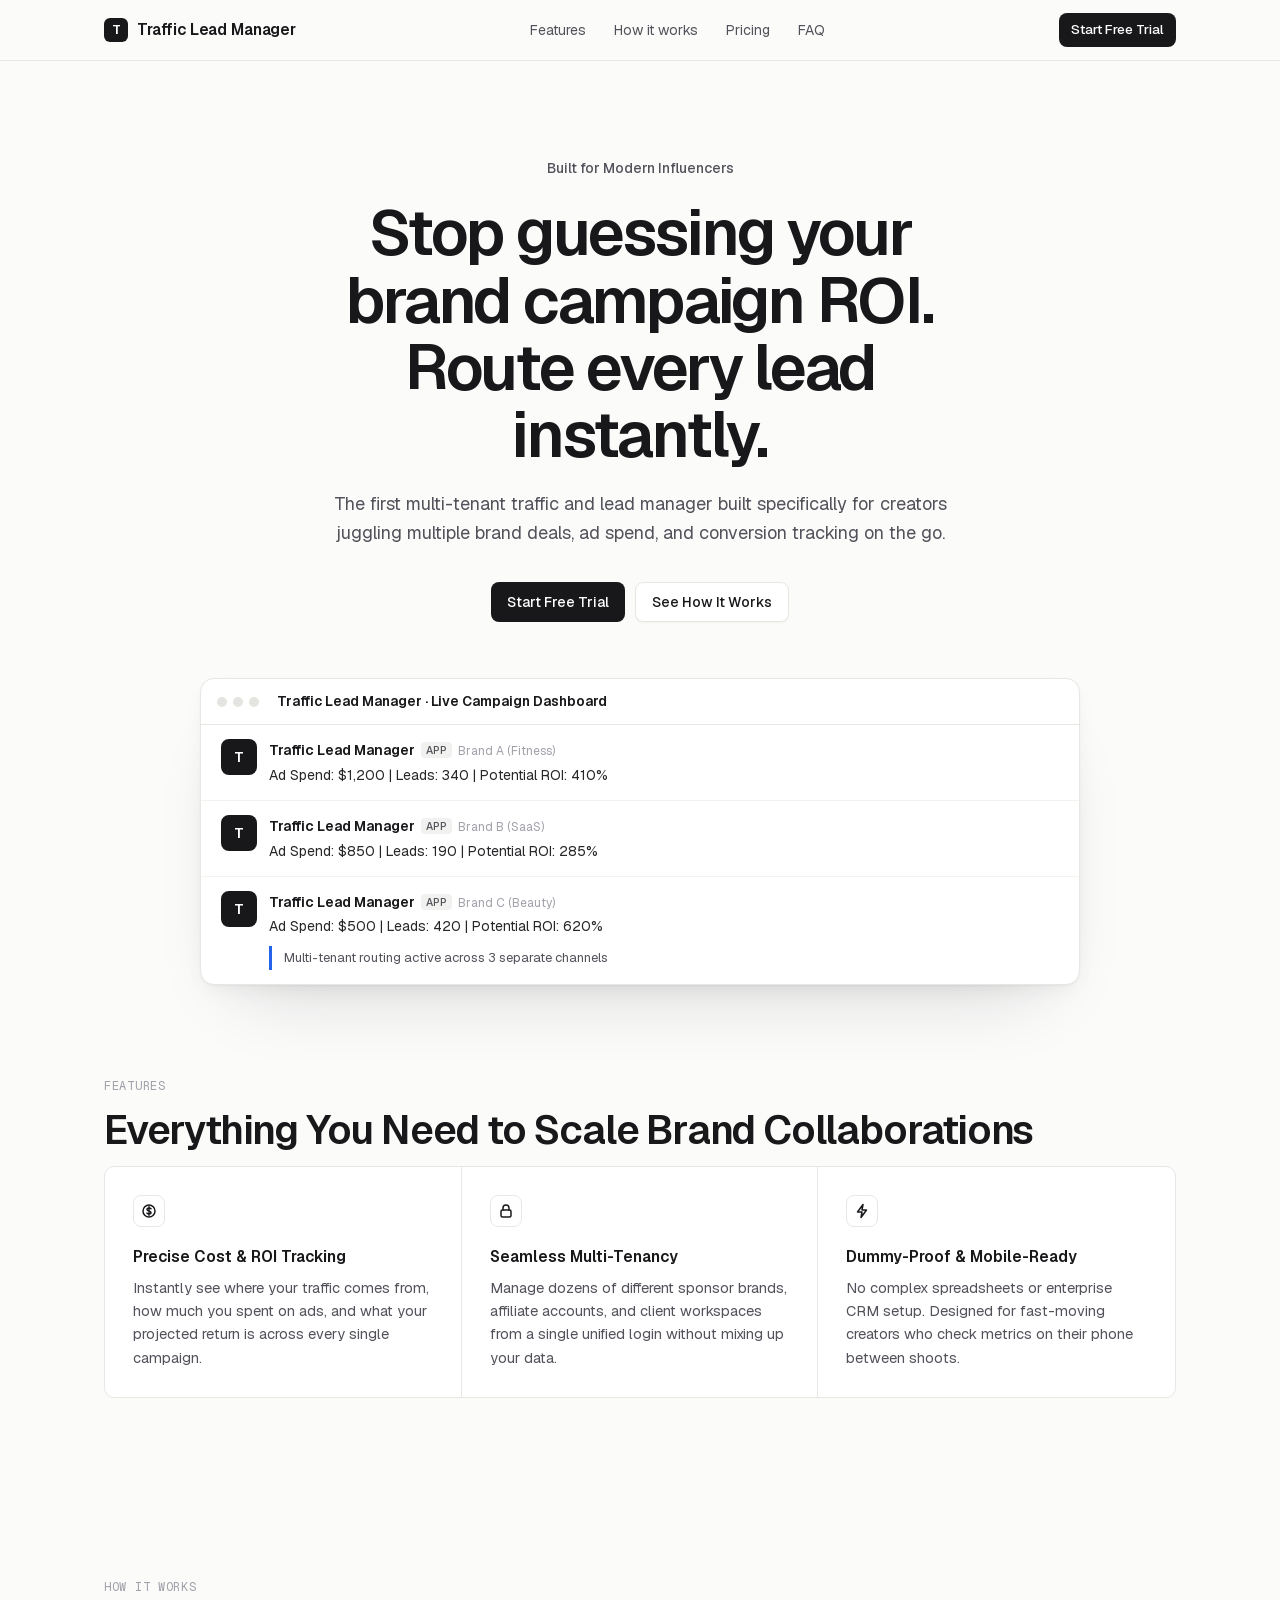
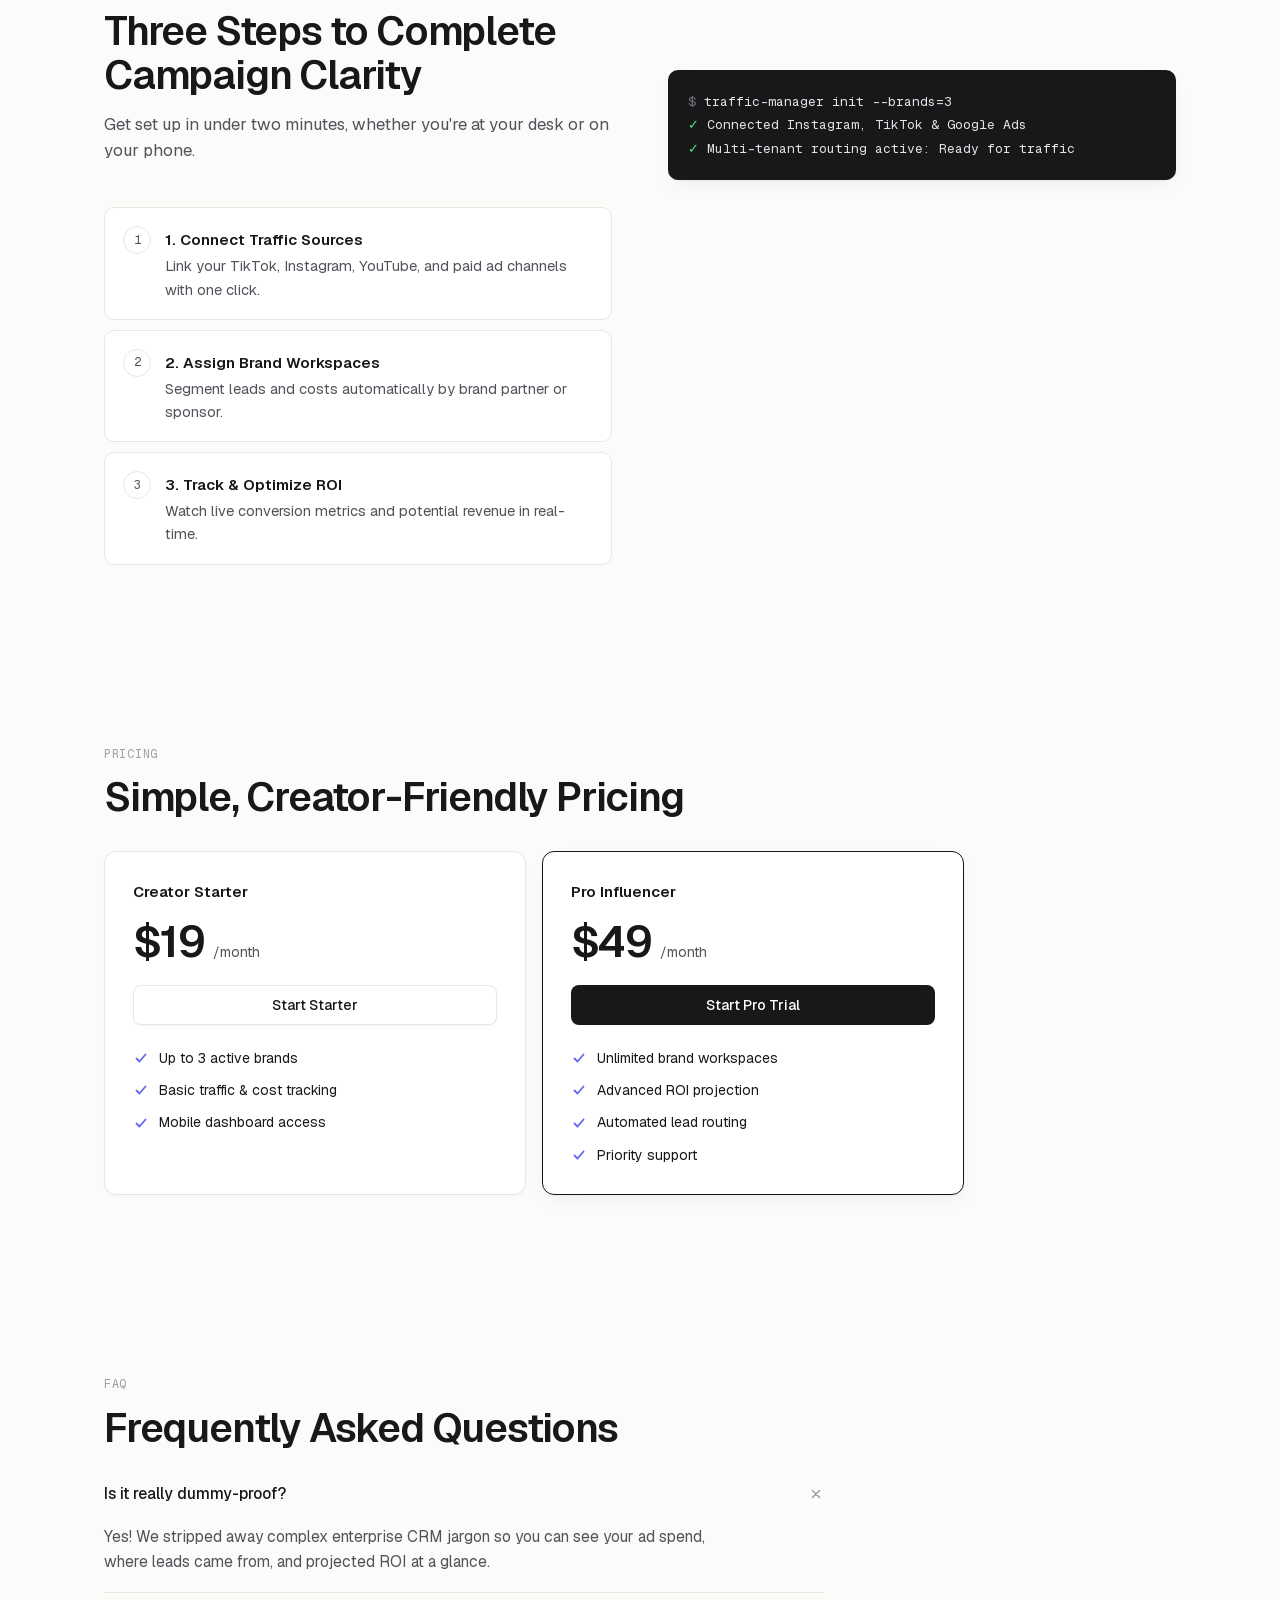
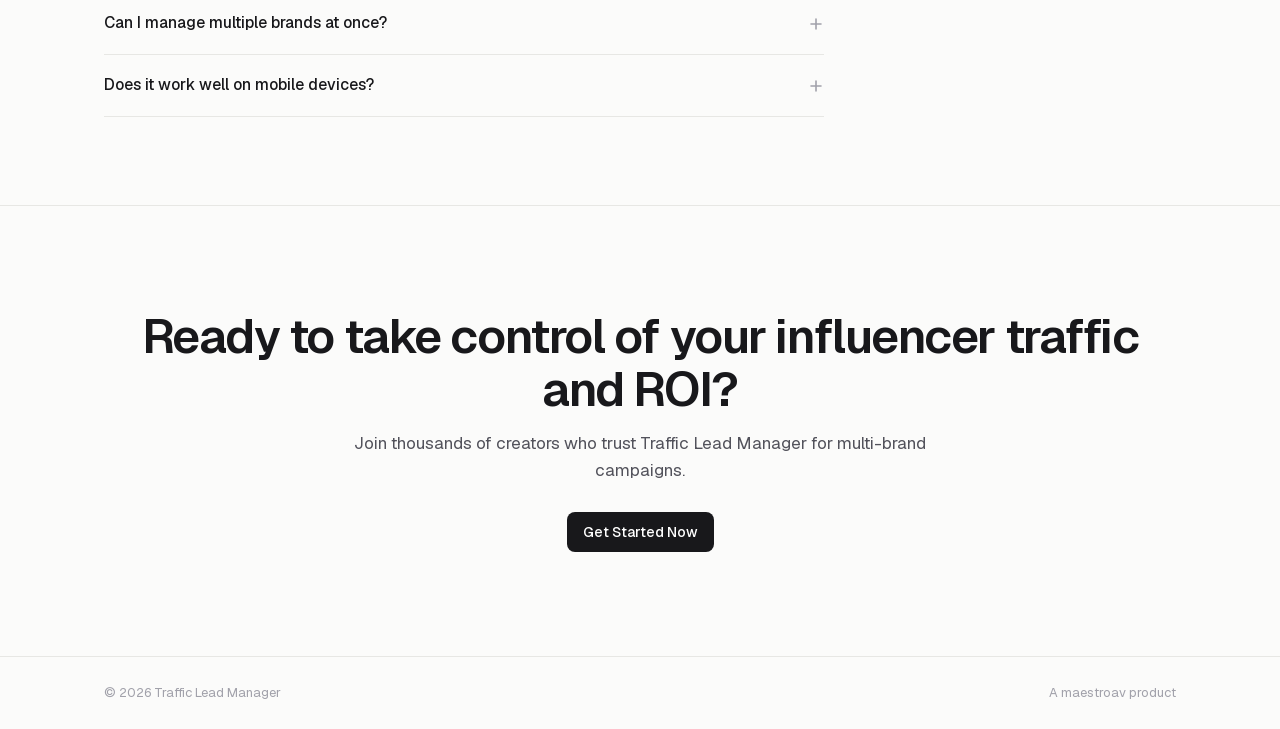
<file: lp/traffic-lead-manager/index.html>
<!DOCTYPE html><html lang="en" class="BboVrW_variable nw7kYW_variable"><head><meta charSet="utf-8"/><meta name="viewport" content="width=device-width, initial-scale=1"/><link rel="preload" href="/_next/static/media/07a39a8a4660cc7c-s.p.0r6juujl39pe6.woff2" as="font" crossorigin="" type="font/woff2"/><link rel="preload" href="/_next/static/media/605ce01b664af129-s.p.0wgildi0cnwt9.woff2" as="font" crossorigin="" type="font/woff2"/><link rel="stylesheet" href="/_next/static/chunks/0kaxmw9t_pheu.css" data-precedence="next"/><link rel="preload" as="script" fetchPriority="low" href="/_next/static/chunks/2k8dbvo5j2wlj.js"/><script src="/_next/static/chunks/04_5mxa8qqu68.js" async=""></script><script src="/_next/static/chunks/2wu596w_r-x5u.js" async=""></script><script src="/_next/static/chunks/turbopack-077hmtqrhcoji.js" async=""></script><script src="/_next/static/chunks/1qery9lp0w-g2.js" async=""></script><title>Traffic Lead Manager · Multi-Brand ROI &amp; Lead Routing for Influencers</title><meta name="description" content="Track leads, costs, multi-tenant brand campaigns, and potential ROI in one mobile-enabled, dummy-proof dashboard built for modern creators."/><link rel="canonical" href="https://maestroav.github.io/lp/traffic-lead-manager/"/><meta property="og:title" content="Traffic Lead Manager · Multi-Brand ROI &amp; Lead Routing for Influencers"/><meta property="og:description" content="Track leads, costs, multi-tenant brand campaigns, and potential ROI in one mobile-enabled, dummy-proof dashboard built for modern creators."/><meta property="og:url" content="https://maestroav.github.io/lp/traffic-lead-manager/"/><meta property="og:locale" content="en_US"/><meta property="og:type" content="website"/><meta name="twitter:card" content="summary"/><meta name="twitter:title" content="Traffic Lead Manager · Multi-Brand ROI &amp; Lead Routing for Influencers"/><meta name="twitter:description" content="Track leads, costs, multi-tenant brand campaigns, and potential ROI in one mobile-enabled, dummy-proof dashboard built for modern creators."/><link rel="icon" href="/brand/logo.png"/><meta name="next-size-adjust" content=""/><script src="/_next/static/chunks/0cz1d0mv5g_q7.js" noModule=""></script></head><body><div hidden=""><!--$--><!--/$--></div><div lang="en" dir="ltr" style="--accent:#6366f1"><header class="topbar"><div class="wrap"><span class="logo"><span class="logo-mark">T</span>Traffic Lead Manager</span><nav><a href="#features">Features</a><a href="#how">How it works</a><a href="#pricing">Pricing</a><a href="#faq">FAQ</a></nav><span class="topbar-actions"><a class="btn btn-dark btn-sm" href="mailto:hello@trafficleadmanager.com?subject=Get%20Early%20Access">Start Free Trial</a></span></div></header><main><div class="wrap hero"><span class="badge">Built for Modern Influencers</span><h1>Stop guessing your brand campaign ROI. Route every lead instantly.</h1><p class="sub">The first multi-tenant traffic and lead manager built specifically for creators juggling multiple brand deals, ad spend, and conversion tracking on the go.</p><div class="actions"><a class="btn btn-dark" href="mailto:hello@trafficleadmanager.com?subject=Get%20Early%20Access">Start Free Trial</a><a class="btn btn-light" href="#features">See How It Works</a></div></div><div class="wrap"><div class="shot" role="img" aria-label="Example of Traffic Lead Manager in use"><div class="shot-bar"><span class="dots"><i></i><i></i><i></i></span><b>Traffic Lead Manager · Live Campaign Dashboard</b></div><div class="msg"><div class="avatar">T</div><div><div class="who">Traffic Lead Manager<span class="app-tag">APP</span><small>Brand A (Fitness)</small></div><div class="msg-text">Ad Spend: $1,200 | Leads: 340 | Potential ROI: 410%</div></div></div><div class="msg"><div class="avatar">T</div><div><div class="who">Traffic Lead Manager<span class="app-tag">APP</span><small>Brand B (SaaS)</small></div><div class="msg-text">Ad Spend: $850 | Leads: 190 | Potential ROI: 285%</div></div></div><div class="msg"><div class="avatar">T</div><div><div class="who">Traffic Lead Manager<span class="app-tag">APP</span><small>Brand C (Beauty)</small></div><div class="msg-text">Ad Spend: $500 | Leads: 420 | Potential ROI: 620%</div><div class="msg-detail c-blue">Multi-tenant routing active across 3 separate channels</div></div></div></div></div><section class="section" id="features"><div class="wrap"><span class="eyebrow">Features</span><h2>Everything You Need to Scale Brand Collaborations</h2><div class="features"><article><span class="ic"><svg width="16" height="16" viewBox="0 0 16 16" fill="none" stroke="currentColor" stroke-width="1.5" stroke-linecap="round" stroke-linejoin="round" aria-hidden="true"><circle cx="8" cy="8" r="6"/><path d="M10 5.8c-.5-.6-1.2-.8-2-.8-1.1 0-2 .6-2 1.5 0 2 4 1 4 3 0 .9-.9 1.5-2 1.5-.8 0-1.6-.3-2-.9M8 3.8v8.4"/></svg></span><h3>Precise Cost &amp; ROI Tracking</h3><p>Instantly see where your traffic comes from, how much you spent on ads, and what your projected return is across every single campaign.</p></article><article><span class="ic"><svg width="16" height="16" viewBox="0 0 16 16" fill="none" stroke="currentColor" stroke-width="1.5" stroke-linecap="round" stroke-linejoin="round" aria-hidden="true"><rect x="3" y="7" width="10" height="7" rx="1.5"/><path d="M5 7V5a3 3 0 0 1 6 0v2"/></svg></span><h3>Seamless Multi-Tenancy</h3><p>Manage dozens of different sponsor brands, affiliate accounts, and client workspaces from a single unified login without mixing up your data.</p></article><article><span class="ic"><svg width="16" height="16" viewBox="0 0 16 16" fill="none" stroke="currentColor" stroke-width="1.5" stroke-linecap="round" stroke-linejoin="round" aria-hidden="true"><path d="M9 1.5L3.5 9H8l-1 5.5L12.5 7H8z"/></svg></span><h3>Dummy-Proof &amp; Mobile-Ready</h3><p>No complex spreadsheets or enterprise CRM setup. Designed for fast-moving creators who check metrics on their phone between shoots.</p></article></div></div></section><section class="section" id="how"><div class="wrap split"><div><span class="eyebrow">How it works</span><h2>Three Steps to Complete Campaign Clarity</h2><p class="lede">Get set up in under two minutes, whether you&#x27;re at your desk or on your phone.</p><div class="steps"><div class="step"><span class="n">1</span><div><h3>1. Connect Traffic Sources</h3><p>Link your TikTok, Instagram, YouTube, and paid ad channels with one click.</p></div></div><div class="step"><span class="n">2</span><div><h3>2. Assign Brand Workspaces</h3><p>Segment leads and costs automatically by brand partner or sponsor.</p></div></div><div class="step"><span class="n">3</span><div><h3>3. Track &amp; Optimize ROI</h3><p>Watch live conversion metrics and potential revenue in real-time.</p></div></div></div></div><div class="terminal" aria-label="Example terminal output"><div><span class="t-dim">$</span> <!-- -->traffic-manager init --brands=3</div><div><span class="t-ok">✓</span> <!-- -->Connected Instagram, TikTok &amp; Google Ads</div><div><span class="t-ok">✓</span> <!-- -->Multi-tenant routing active: Ready for traffic</div></div></div></section><section class="section" id="pricing"><div class="wrap"><span class="eyebrow">Pricing</span><h2>Simple, Creator-Friendly Pricing</h2><div class="pricing" style="margin-top:32px"><div class="plan"><h3>Creator Starter</h3><div class="amount">$19<!-- --> <small>/month</small></div><a class="btn btn-light" href="mailto:hello@trafficleadmanager.com?subject=Starter%20Plan">Start Starter</a><ul><li><svg width="16" height="16" viewBox="0 0 16 16" fill="none" stroke="currentColor" stroke-width="1.8" stroke-linecap="round" stroke-linejoin="round" aria-hidden="true"><path d="M3.5 8.5l3 3 6-7"></path></svg>Up to 3 active brands</li><li><svg width="16" height="16" viewBox="0 0 16 16" fill="none" stroke="currentColor" stroke-width="1.8" stroke-linecap="round" stroke-linejoin="round" aria-hidden="true"><path d="M3.5 8.5l3 3 6-7"></path></svg>Basic traffic &amp; cost tracking</li><li><svg width="16" height="16" viewBox="0 0 16 16" fill="none" stroke="currentColor" stroke-width="1.8" stroke-linecap="round" stroke-linejoin="round" aria-hidden="true"><path d="M3.5 8.5l3 3 6-7"></path></svg>Mobile dashboard access</li></ul></div><div class="plan featured"><h3>Pro Influencer</h3><div class="amount">$49<!-- --> <small>/month</small></div><a class="btn btn-dark" href="mailto:hello@trafficleadmanager.com?subject=Pro%20Plan">Start Pro Trial</a><ul><li><svg width="16" height="16" viewBox="0 0 16 16" fill="none" stroke="currentColor" stroke-width="1.8" stroke-linecap="round" stroke-linejoin="round" aria-hidden="true"><path d="M3.5 8.5l3 3 6-7"></path></svg>Unlimited brand workspaces</li><li><svg width="16" height="16" viewBox="0 0 16 16" fill="none" stroke="currentColor" stroke-width="1.8" stroke-linecap="round" stroke-linejoin="round" aria-hidden="true"><path d="M3.5 8.5l3 3 6-7"></path></svg>Advanced ROI projection</li><li><svg width="16" height="16" viewBox="0 0 16 16" fill="none" stroke="currentColor" stroke-width="1.8" stroke-linecap="round" stroke-linejoin="round" aria-hidden="true"><path d="M3.5 8.5l3 3 6-7"></path></svg>Automated lead routing</li><li><svg width="16" height="16" viewBox="0 0 16 16" fill="none" stroke="currentColor" stroke-width="1.8" stroke-linecap="round" stroke-linejoin="round" aria-hidden="true"><path d="M3.5 8.5l3 3 6-7"></path></svg>Priority support</li></ul></div></div></div></section><section class="section" id="faq"><div class="wrap"><span class="eyebrow">FAQ</span><h2>Frequently Asked Questions</h2><div class="faq"><details open=""><summary>Is it really dummy-proof?<svg width="16" height="16" viewBox="0 0 16 16" fill="none" stroke="currentColor" stroke-width="1.6" stroke-linecap="round" aria-hidden="true"><path d="M8 3v10M3 8h10"></path></svg></summary><p>Yes! We stripped away complex enterprise CRM jargon so you can see your ad spend, where leads came from, and projected ROI at a glance.</p></details><details><summary>Can I manage multiple brands at once?<svg width="16" height="16" viewBox="0 0 16 16" fill="none" stroke="currentColor" stroke-width="1.6" stroke-linecap="round" aria-hidden="true"><path d="M8 3v10M3 8h10"></path></svg></summary><p>Absolutely. Our multi-tenant architecture lets you keep separate dashboards and lead flows for every brand you work with.</p></details><details><summary>Does it work well on mobile devices?<svg width="16" height="16" viewBox="0 0 16 16" fill="none" stroke="currentColor" stroke-width="1.6" stroke-linecap="round" aria-hidden="true"><path d="M8 3v10M3 8h10"></path></svg></summary><p>The entire app is optimized for mobile browsers so you can check your leads and ROI right from your phone.</p></details></div></div></section><section class="closing"><div class="wrap"><h2>Ready to take control of your influencer traffic and ROI?</h2><p class="sub">Join thousands of creators who trust Traffic Lead Manager for multi-brand campaigns.</p><div class="actions"><a class="btn btn-dark" href="mailto:hello@trafficleadmanager.com?subject=Get%20Started">Get Started Now</a></div></div></section></main><footer class="footer"><div class="wrap"><span>© <!-- -->2026<!-- --> <!-- -->Traffic Lead Manager</span><a href="https://maestroav.github.io/">A maestroav product</a></div></footer></div><!--$--><!--/$--><script id="_R_">(globalThis["TURBOPACK"] || (globalThis["TURBOPACK"] = [])).push({"otherChunks":["static/chunks/2k8dbvo5j2wlj.js","static/chunks/04_5mxa8qqu68.js","static/chunks/2wu596w_r-x5u.js"],"runtimeModuleIds":[82342]});</script><script src="/_next/static/chunks/2k8dbvo5j2wlj.js" async=""></script><script>(self.__next_f=self.__next_f||[]).push([0])</script><script>self.__next_f.push([1,"1:\"$Sreact.fragment\"\n2:\"/_next/static/chunks/1qery9lp0w-g2.js\"\n3:I[25186,[\"$2\"],\"default\"]\n4:I[66654,[\"$2\"],\"default\"]\nb:I[70001,[\"$2\"],\"OutletBoundary\"]\nc:\"$Sreact.suspense\"\ne:\"ViewportBoundary\"\nf:I[70001,[\"$2\"],\"$e\"]\n11:\"MetadataBoundary\"\n12:I[70001,[\"$2\"],\"$11\"]\n14:I[66313,[],\"default\",1]\n:HL[\"/_next/static/chunks/0kaxmw9t_pheu.css\",\"style\"]\n:HL[\"/_next/static/media/07a39a8a4660cc7c-s.p.0r6juujl39pe6.woff2\",\"font\",{\"crossOrigin\":\"\",\"type\":\"font/woff2\"}]\n:HL[\"/_next/static/media/605ce01b664af129-s.p.0wgildi0cnwt9.woff2\",\"font\",{\"crossOrigin\":\"\",\"type\":\"font/woff2\"}]\n5:X\n9:[[\"children\",{\"s\":\"__PAGE__\",\"h\":512,\"d\":{\"r\":[\"$\",\"$1\",\"c\",{\"children\":[\"$La\",null,[\"$\",\"$Lb\",null,{\"children\":[\"$\",\"$c\",null,{\"name\":\"Next.MetadataOutlet\",\"children\":\"$@d\"}]}]]}],\"p\":false,\"v\":null}}]]\n8:[[\"children\",{\"s\":{\"n\":\"slug\",\"t\":\"d\",\"k\":\"traffic-lead-manager\",\"s\":[]},\"h\":66048,\"d\":{\"r\":[\"$\",\"$1\",\"c\",{\"children\":[null,[\"$\",\"$L3\",null,{\"parallelRouterKey\":\"children\",\"error\":\"$undefined\",\"errorStyles\":\"$undefined\",\"errorScripts\":\"$undefined\",\"template\":[\"$\",\"$L4\",null,{}],\"templateStyles\":\"$undefined\",\"templateScripts\":\"$undefined\",\"notFound\":\"$undefined\",\"forbidden\":\"$undefined\",\"unauthorized\":\"$undefined\"}]]}],\"p\":false,\"v\":\"$5\"},\"c\":\"$Q9\"}]]\n7:[[\"children\",{\"s\":\"lp\",\"h\":131584,\"d\":{\"r\":[\"$\",\"$1\",\"c\",{\"children\":[null,[\"$\",\"$L3\",null,{\"parallelRouterKey\":\"children\",\"error\":\"$undefined\",\"errorStyles\":\"$undefined\",\"errorScripts\":\"$undefined\",\"template\":[\"$\",\"$L4\",null,{}],\"templateStyles\":\"$undefined\",\"templateScripts\":\"$undefined\",\"notFound\":\"$undefined\",\"forbidden\":\"$undefined\",\"unauthorized\":\"$undefined\"}]]}],\"p\":false,\"v\":\"$5\"},\"c\":\"$Q8\"}]]\n6:[[\"children\",{\"s\":\"(site)\",\"h\":131600,\"d\":{\"r\":[\"$\",\"$1\",\"c\",{\"children\":[[[\"$\",\"link\",\"0\",{\"rel\":\"stylesheet\",\"href\":\"/_next/static/chunks/0kaxmw9t_pheu.css\",\"precedence\":\"next\",\"crossOrigin\":\"$undefined\",\"nonce\":\"$undefined\"}]],[\"$\",\"html\",null,{\"lang\":\"en\",\"className\":\"BboVrW_variable nw7kYW_variable\",\"children\":[\"$\",\"body\",null,{\"children\":[\"$\",\"$L3\",null,{\"parallelRouterKey\":\"children\",\"error\":\"$undefined\",\"errorStyles\":\"$undefined\",\"errorScripts\":\"$undefined\",\"template\":[\"$\",\"$L4\",null,{}],\"templateStyles\":\"$undefined\",\"templateScripts\":\"$undefined\",\"notFound\":[[[\"$\",\"title\",null,{\"children\":\"404: This page could not be found.\"}],[\"$\",\"div\",null,{\"style\":\"$0:t:t:d:r:props:children:1:props:notFound:0:1:props:style\",\"children\":[\"$\",\"div\",null,{\"children\":[[\"$\",\"style\",null,{\"dangerouslySetInnerHTML\":{\"__html\":\"body{color:#000;background:#fff;margin:0}.next-error-h1{border-right:1px solid rgba(0,0,0,.3)}@media (prefers-color-scheme:dark){body{color:#fff;background:#000}.next-error-h1{border-right:1px solid rgba(255,255,255,.3)}}\"}}],[\"$\",\"h1\",null,{\"className\":\"next-error-h1\",\"style\":\"$0:t:t:d:r:props:children:1:props:notFound:0:1:props:children:props:children:1:props:style\",\"children\":404}],[\"$\",\"div\",null,{\"style\":\"$0:t:t:d:r:props:children:1:props:notFound:0:1:props:children:props:children:2:props:style\",\"children\":[\"$\",\"h2\",null,{\"style\":\"$0:t:t:d:r:props:children:1:props:notFound:0:1:props:children:props:children:2:props:children:props:style\",\"children\":\"This page could not be found.\"}]}]]}]}]],[]],\"forbidden\":\"$undefined\",\"unauthorized\":\"$undefined\"}]}]}]]}],\"p\":false,\"v\":null},\"c\":\"$Q7\"}]]\n0:{\"P\":null,\"c\":[\"\",\"lp\",\"traffic-lead-manager\",\"\"],\"q\":\"\",\"i\":false,\"t\":{\"t\":{\"s\":\"\",\"h\":131600,\"d\":{\"r\":[\"$\",\"$1\",\"c\",{\"children\":[null,[\"$\",\"$L3\",null,{\"parallelRouterKey\":\"children\",\"error\":\"$undefined\",\"errorStyles\":\"$undefined\",\"errorScripts\":\"$undefined\",\"template\":[\"$\",\"$L4\",null,{}],\"templateStyles\":\"$undefined\",\"templateScripts\":\"$undefined\",\"notFound\":[[[\"$\",\"title\",null,{\"children\":\"404: This page could not be found.\"}],[\"$\",\"div\",null,{\"style\":{\"fontFamily\":\"system-ui,\\\"Segoe UI\\\",Roboto,Helvetica,Arial,sans-serif,\\\"Apple Color Emoji\\\",\\\"Segoe UI Emoji\\\"\",\"height\":\"100vh\",\"textAlign\":\"center\",\"display\":\"flex\",\"flexDirection\":\"column\",\"alignItems\":\"center\",\"justifyContent\":\"center\"},\"children\":[\"$\",\"div\",null,{\"children\":[[\"$\",\"style\",null,{\"dangerouslySetInnerHTML\":{\"__html\":\"body{color:#000;background:#fff;margin:0}.next-error-h1{border-right:1px solid rgba(0,0,0,.3)}@media (prefers-color-scheme:dark){body{color:#fff;background:#000}.next-error-h1{border-right:1px solid rgba(255,255,255,.3)}}\"}}],[\"$\",\"h1\",null,{\"className\":\"next-error-h1\",\"style\":{\"display\":\"inline-block\",\"margin\":\"0 20px 0 0\",\"padding\":\"0 23px 0 0\",\"fontSize\":24,\"fontWeight\":500,\"verticalAlign\":\"top\",\"lineHeight\":\"49px\"},\"children\":404}],[\"$\",\"div\",null,{\"style\":{\"display\":\"inline-block\"},\"children\":[\"$\",\"h2\",null,{\"style\":{\"fontSize\":14,\"fontWeight\":400,\"lineHeight\":\"49px\",\"margin\":0},\"children\":\"This page could not be found.\"}]}]]}]}]],[]],\"forbidden\":\"$undefined\",\"unauthorized\":\"$undefined\"}]]}],\"p\":false,\"v\":\"$5\"},\"c\":\"$Q6\"},\"h\":{\"r\":[\"$\",\"$1\",\"h\",{\"children\":[null,[\"$\",\"$Lf\",null,{\"children\":\"$L10\"}],[\"$\",\"$L12\",null,{\"children\":[[\"$\",\"div\",null,{\"hidden\":true,\"children\":[\"$\",\"$c\",null,{\"name\":\"Next.Metadata\",\"children\":\"$L13\"}]}],null]}],[\"$\",\"meta\",null,{\"name\":\"next-size-adjust\",\"content\":\"\"}]]}],\"p\":false,\"v\":null}},\"m\":\"$undefined\",\"G\":[\"$14\",[]],\"S\":true,\"r\":\"$undefined\",\"s\":\"$undefined\",\"a\":\"$undefined\",\"l\":\"$undefined\",\"p\":\"$undefined\",\"d\":\"$undefined\",\"b\":\"i-CepP4Srok2KegI-NXHy\"}\n5:C\n10:[[\"$\",\"meta\",\"0\",{\"charSet\":\"utf-8\"}],[\"$\",\"meta\",\"1\",{\"name\":\"viewport\",\"content\":\"width=device-width, initial-scale=1\"}]]\na:[\"$\",\"div\",null,{\"lang\":\"en\",\"dir\":\"ltr\",\"style\":{\"--accent\":\"#6366f1\"},\"children\":[[\"$\",\"header\",null,{\"className\":\"topbar\",\"children\":[\"$\",\"div\",null,{\"className\":\"wrap\",\"children\":[[\"$\",\"span\",null,{\"className\":\"logo\",\"children\":[[\"$\",\"span\",null,{\"className\":\"logo-mark\",\"children\":\"T\"}],\"Traffic Lead Manager\",false]}],[\"$\",\"nav\",null,{\"children\":[[\"$\",\"a\",\"features\",{\"href\":\"#features\",\"children\":\"Features\"}],[\"$\",\"a\",\"how\",{\"href\":\"#how\",\"children\":\"How it works\"}],[\"$\",\"a\",\"pricing\",{\"href\":\"#pricing\",\"children\":\"Pricing\"}],[\"$\",\"a\",\"faq\",{\"href\":\"#faq\",\"children\":\"FAQ\"}]]}],[\"$\",\"span\",null,{\"className\":\"topbar-actions\",\"children\":[\"$undefined\",[\"$\",\"a\",null,{\"className\":\"btn btn-dark btn-sm\",\"href\":\"mailto:hello@trafficleadmanager.com?subject=Get%20Early%20Access\",\"children\":\"Start Free Trial\"}]]}]]}]}],[\"$\",\"main\",null,{\"children\":[[\"$\",\"div\",\"6b09fcf1f992050959f7dcd9\",{\"className\":\"wrap hero\",\"children\":[[\"$\",\"span\",null,{\"className\":\"badge\",\"children\":\"Built for Modern Influencers\"}],[\"$\",\"h1\",null,{\"children\":\"Stop guessing your brand campaign ROI. Route every lead instantly.\"}],[\"$\",\"p\",null,{\"className\":\"sub\",\"children\":\"The first multi-tenant traffic and lead manager built specifically for creators juggling multiple brand deals, ad spend, and conversion tracking on the go.\"}],[\"$\",\"div\",null,{\"className\":\"actions\",\"children\":[[\"$\",\"a\",null,{\"className\":\"btn btn-dark\",\"href\":\"mailto:hello@trafficleadmanager.com?subject=Get%20Early%20Access\",\"children\":\"Start Free Trial\"}],[\"$\",\"a\",null,{\"className\":\"btn btn-light\",\"href\":\"#features\",\"children\":\"See How It Works\"}]]}],\"$undefined\"]}],[\"$\",\"div\",\"6b09fcf1f992050959f7dcdd\",{\"className\":\"wrap\",\"children\":[\"$\",\"div\",null,{\"className\":\"shot\",\"role\":\"img\",\"aria-label\":\"Example of Traffic Lead Manager in use\",\"children\":[[\"$\",\"div\",null,{\"className\":\"shot-bar\",\"children\":[[\"$\",\"span\",null,{\"className\":\"dots\",\"children\":[[\"$\",\"i\",null,{}],[\"$\",\"i\",null,{}],[\"$\",\"i\",null,{}]]}],[\"$\",\"b\",null,{\"children\":\"Traffic Lead Manager · Live Campaign Dashboard\"}]]}],[[\"$\",\"div\",\"6b09fcf1f992050959f7dcda\",{\"className\":\"msg\",\"children\":[[\"$\",\"div\",null,{\"className\":\"avatar\",\"children\":\"T\"}],[\"$\",\"div\",null,{\"children\":[[\"$\",\"div\",null,{\"className\":\"who\",\"children\":[\"Traffic Lead Manager\",[\"$\",\"span\",null,{\"className\":\"app-tag\",\"children\":\"APP\"}],[\"$\",\"small\",null,{\"children\":\"Brand A (Fitness)\"}]]}],[\"$\",\"div\",null,{\"className\":\"msg-text\",\"children\":\"Ad Spend: $1,200 | Leads: 340 | Potential ROI: 410%\"}],null]}]]}],[\"$\",\"div\",\"6b09fcf1f992050959f7dcdb\",{\"className\":\"msg\",\"children\":[[\"$\",\"div\",null,{\"className\":\"avatar\",\"children\":\"T\"}],[\"$\",\"div\",null,{\"children\":[[\"$\",\"div\",null,{\"className\":\"who\",\"children\":[\"Traffic Lead Manager\",[\"$\",\"span\",null,{\"className\":\"app-tag\",\"children\":\"APP\"}],[\"$\",\"small\",null,{\"children\":\"Brand B (SaaS)\"}]]}],[\"$\",\"div\",null,{\"className\":\"msg-text\",\"children\":\"Ad Spend: $850 | Leads: 190 | Potential ROI: 285%\"}],null]}]]}],[\"$\",\"div\",\"6b09fcf1f992050959f7dcdc\",{\"className\":\"msg\",\"children\":[[\"$\",\"div\",null,{\"className\":\"avatar\",\"children\":\"T\"}],[\"$\",\"div\",null,{\"children\":[[\"$\",\"div\",null,{\"className\":\"who\",\"children\":[\"Traffic Lead Manager\",[\"$\",\"span\",null,{\"className\":\"app-tag\",\"children\":\"APP\"}],[\"$\",\"small\",null,{\"children\":\"Brand C (Beauty)\"}]]}],[\"$\",\"div\",null,{\"className\":\"msg-text\",\"children\":\"Ad Spend: $500 | Leads: 420 | Potential ROI: 620%\"}],[\"$\",\"div\",null,{\"className\":\"msg-detail c-blue\",\"children\":\"Multi-tenant routing active across 3 separate channels\"}]]}]]}]]]}]}],[\"$\",\"section\",\"6b09fcf1f992050959f7dce1\",{\"className\":\"section\",\"id\":\"features\",\"children\":[\"$\",\"div\",null,{\"className\":\"wrap\",\"children\":[[\"$\",\"span\",null,{\"className\":\"eyebrow\",\"children\":\"Features\"}],[\"$\",\"h2\",null,{\"children\":\"Everything You Need to Scale Brand Collaborations\"}],null,[\"$\",\"div\",null,{\"className\":\"features\",\"children\":[[\"$\",\"article\",\"6b09fcf1f992050959f7dcde\",{\"children\":[[\"$\",\"span\",null,{\"className\":\"ic\",\"children\":[\"$\",\"svg\",null,{\"width\":16,\"height\":16,\"viewBox\":\"0 0 16 16\",\"fill\":\"none\",\"stroke\":\"currentColor\",\"strokeWidth\":1.5,\"strokeLinecap\":\"round\",\"strokeLinejoin\":\"round\",\"aria-hidden\":true,\"dangerouslySetInnerHTML\":{\"__html\":\"\u003ccircle cx=\\\"8\\\" cy=\\\"8\\\" r=\\\"6\\\"/\u003e\u003cpath d=\\\"M10 5.8c-.5-.6-1.2-.8-2-.8-1.1 0-2 .6-2 1.5 0 2 4 1 4 3 0 .9-.9 1.5-2 1.5-.8 0-1.6-.3-2-.9M8 3.8v8.4\\\"/\u003e\"}}]}],[\"$\",\"h3\",null,{\"children\":\"Precise Cost \u0026 ROI Tracking\"}],[\"$\",\"p\",null,{\"children\":\"Instantly see where your traffic comes from, how much you spent on ads, and what your projected return is across every single campaign.\"}]]}],\"$L15\",\"$L16\"]}]]}]}],\"$L17\",\"$L18\",\"$L19\",\"$L1a\"]}],\"$L1b\"]}]\n15:[\"$\",\"article\",\"6b09fcf1f992050959f7dcdf\",{\"children\":[[\"$\",\"span\",null,{\"className\":\"ic\",\"children\":[\"$\",\"svg\",null,{\"width\":16,\"height\":16,\"viewBox\":\"0 0 16 16\",\"fill\":\"none\",\"stroke\":\"currentColor\",\"strokeWidth\":1.5,\"strokeLinecap\":\"round\",\"strokeLinejoin\":\"round\",\"aria-hidden\":true,\"dangerouslySetInnerHTML\":{\"__html\":\"\u003crect x=\\\"3\\\" y=\\\"7\\\" width=\\\"10\\\" height=\\\"7\\\" rx=\\\"1.5\\\"/\u003e\u003cpath d=\\\"M5 7V5a3 3 0 0 1 6 0v2\\\"/\u003e\"}}]}],[\"$\",\"h3\",null,{\"children\":\"Seamless Multi-Tenancy\"}],[\"$\",\"p\",null,{\"children\":\"Manage dozens of different sponsor brands, affiliate accounts, and client workspaces from a single unified login without mixing up your data.\"}]]}]\n16:[\"$\",\"article\",\"6b09fcf1f992050959f7dce0\",{\"children\":[[\"$\",\"span\",null,{\"className\":\"ic\",\"children\":[\"$\",\"svg\",null,{\"width\":16,\"height\":16,\"viewBox\":\"0 0 16 16\",\"fill\":\"none\",\"stroke\":\"currentColor\",\"strokeWidth\":1.5,\"strokeLinecap\":\"round\",\"strokeLinejoin\":\"round\",\"aria-hidden\":true,\"dangerouslySetInnerHTML\":{\"__html\":\"\u003cpath d=\\\"M9 1.5L3.5 9H8l-1 5.5L12.5 7H8z\\\"/\u003e\"}}]}],[\"$\",\"h3\",null,{\"children\":\"Dummy-Proof \u0026 Mobile-Ready\"}],[\"$\",\"p\",null,{\"children\":\"No complex spreadsheets or enterprise CRM setup. Designed for fast-moving creators who check metrics on their phone between shoots.\"}]]}]\n17:[\"$\",\"section\",\"6b09fcf1f992050959f7dce5\",{\"className\":\"section\",\"id\":\"how\",\"children\":[\"$\",\"div\",null,{\"className\":\"wrap split\",\"children\":[[\"$\",\"div\",null,{\"children\":[[\"$\",\"span\",null,{\"className\":\"eyebrow\",\"children\":\"How it works\"}],[\"$\",\"h2\",null,{\"children\":\"Three Steps to Complete Campaign Clarity\"}],[\"$\",\"p\",null,{\"className\":\"lede\",\"children\":\"Get set up in under two minutes, whether you're at your desk or on your phone.\"}],[\"$\",\"div\",null,{\"className\":\"steps\",\"children\":[[\"$\",\"div\",\"6b09fcf1f992050959f7dce2\",{\"className\":\"step\",\"children\":[[\"$\",\"span\",null,{\"className\":\"n\",\"children\":1}],[\"$\",\"div\",null,{\"children\":[[\"$\",\"h3\",null,{\"children\":\"1. Connect Traffic Sources\"}],[\"$\",\"p\",null,{\"children\":\"Link your TikTok, Instagram, YouTube, and paid ad channels with one click.\"}]]}]]}],[\"$\",\"div\",\"6b09fcf1f992050959f7dce3\",{\"className\":\"step\",\"children\":[[\"$\",\"span\",null,{\"className\":\"n\",\"children\":2}],[\"$\",\"div\",null,{\"children\":[[\"$\",\"h3\",null,{\"children\":\"2. Assign Brand Workspaces\"}],[\"$\",\"p\",null,{\"children\":\"Segment leads and costs automatically by brand partner or sponsor.\"}]]}]]}],[\"$\",\"div\",\"6b09fcf1f992050959f7dce4\",{\"className\":\"step\",\"children\":[[\"$\",\"span\",null,{\"className\":\"n\",\"children\":3}],[\"$\",\"div\",null,{\"children\":[[\"$\",\"h3\",null,{\"children\":\"3. Track \u0026 Optimize ROI\"}],[\"$\",\"p\",null,{\"children\":\"Watch live conversion metrics and potential revenue in real-time.\"}]]}]]}]]}]]}],[\"$\",\"div\",null,{\"className\":\"terminal\",\"aria-label\":\"Example terminal output\",\"children\":[[\"$\",\"div\",\"0\",{\"children\":[[\"$\",\"span\",null,{\"className\":\"t-dim\",\"children\":\"$$\"}],\" \",\"traffic-manager init --brands=3\"]}],[\"$\",\"div\",\"1\",{\"children\":[[\"$\",\"span\",null,{\"className\":\"t-ok\",\"children\":\"✓\"}],\" \",\"Connected Instagram, TikTok \u0026 Google Ads\"]}],[\"$\",\"div\",\"2\",{\"children\":[[\"$\",\"span\",null,{\"className\":\"t-ok\",\"children\":\"✓\"}],\" \",\"Multi-tenant routing active: Ready for traffic\"]}]]}]]}]}]\n18:[\"$\",\"section\",\"6b09fcf1f992050959f7dce8\",{\"className\":\"section\",\"id\":\"pricing\",\"children\":[\"$\",\"div\",null,{\"className\":\"wrap\",\"children\":[[\"$\",\"span\",null,{\"className\":\"eyebrow\",\"children\":\"Pricing\"}],[\"$\",\"h2\",null,{\"children\":\"Simple, Creator-Friendly Pricing\"}],[\"$\",\"div\",null,{\"className\":\"pricing\",\"style\":{\"marginTop\":32},\"children\":[[\"$\",\"div\",\"6b09fcf1f992050959f7dce6\",{\"className\":\"plan\",\"children\":[[\"$\",\"h3\",null,{\"children\":\"Creator Starter\"}],[\"$\",\"div\",null,{\"className\":\"amount\",\"children\":[\"$$19\",\" \",[\"$\",\"small\",null,{\"children\":\"/month\"}]]}],[\"$\",\"a\",null,{\"className\":\"btn btn-light\",\"href\":\"mailto:hello@trafficleadmanager.com?subject=Starter%20Plan\",\"children\":\"Start Starter\"}],[\"$\",\"ul\",null,{\"children\":[[\"$\",\"li\",\"Up to 3 active brands\",{\"children\":[[\"$\",\"svg\",null,{\"width\":16,\"height\":16,\"viewBox\":\"0 0 16 16\",\"fill\":\"none\",\"stroke\":\"currentColor\",\"strokeWidth\":1.8,\"strokeLinecap\":\"round\",\"strokeLinejoin\":\"round\",\"aria-hidden\":true,\"children\":[\"$\",\"path\",null,{\"d\":\"M3.5 8.5l3 3 6-7\"}]}],\"Up to 3 active brands\"]}],[\"$\",\"li\",\"Basic traffic \u0026 cost tracking\",{\"children\":[[\"$\",\"svg\",null,{\"width\":16,\"height\":16,\"viewBox\":\"0 0 16 16\",\"fill\":\"none\",\"stroke\":\"currentColor\",\"strokeWidth\":1.8,\"strokeLinecap\":\"round\",\"strokeLinejoin\":\"round\",\"aria-hidden\":true,\"children\":[\"$\",\"path\",null,{\"d\":\"M3.5 8.5l3 3 6-7\"}]}],\"Basic traffic \u0026 cost tracking\"]}],[\"$\",\"li\",\"Mobile dashboard access\",{\"children\":[[\"$\",\"svg\",null,{\"width\":16,\"height\":16,\"viewBox\":\"0 0 16 16\",\"fill\":\"none\",\"stroke\":\"currentColor\",\"strokeWidth\":1.8,\"strokeLinecap\":\"round\",\"strokeLinejoin\":\"round\",\"aria-hidden\":true,\"children\":[\"$\",\"path\",null,{\"d\":\"M3.5 8.5l3 3 6-7\"}]}],\"Mobile dashboard access\"]}]]}]]}],[\"$\",\"div\",\"6b09fcf1f992050959f7dce7\",{\"className\":\"plan featured\",\"children\":[[\"$\",\"h3\",null,{\"children\":\"Pro Influencer\"}],[\"$\",\"div\",null,{\"className\":\"amount\",\"children\":[\"$$49\",\" \",[\"$\",\"small\",null,{\"children\":\"/month\"}]]}],[\"$\",\"a\",null,{\"className\":\"btn btn-dark\",\"href\":\"mailto:hello@trafficleadmanager.com?subject=Pro%20Plan\",\"children\":\"Start Pro Trial\"}],[\"$\",\"ul\",null,{\"children\":[[\"$\",\"li\",\"Unlimited brand workspaces\",{\"children\":[[\"$\",\"svg\",null,{\"width\":16,\"height\":16,\"viewBox\":\"0 0 16 16\",\"fill\":\"none\",\"stroke\":\"currentColor\",\"strokeWidth\":1.8,\"strokeLinecap\":\"round\",\"strokeLinejoin\":\"round\",\"aria-hidden\":true,\"children\":[\"$\",\"path\",null,{\"d\":\"M3.5 8.5l3 3 6-7\"}]}],\"Unlimited brand workspaces\"]}],[\"$\",\"li\",\"Advanced ROI projection\",{\"children\":[[\"$\",\"svg\",null,{\"width\":16,\"height\":16,\"viewBox\":\"0 0 16 16\",\"fill\":\"none\",\"stroke\":\"currentColor\",\"strokeWidth\":1.8,\"strokeLinecap\":\"round\",\"strokeLinejoin\":\"round\",\"aria-hidden\":true,\"children\":[\"$\",\"path\",null,{\"d\":\"M3.5 8.5l3 3 6-7\"}]}],\"Advanced ROI projection\"]}],[\"$\",\"li\",\"Automated lead routing\",{\"children\":[[\"$\",\"svg\",null,{\"width\":16,\"height\":16,\"viewBox\":\"0 0 16 16\",\"fill\":\"none\",\"stroke\":\"currentColor\",\"strokeWidth\":1.8,\"strokeLinecap\":\"round\",\"strokeLinejoin\":\"round\",\"aria-hidden\":true,\"children\":[\"$\",\"path\",null,{\"d\":\"M3.5 8.5l3 3 6-7\"}]}],\"Automated lead routing\"]}],[\"$\",\"li\",\"Priority support\",{\"children\":[[\"$\",\"svg\",null,{\"width\":16,\"height\":16,\"viewBox\":\"0 0 16 16\",\"fill\":\"none\",\"stroke\":\"currentColor\",\"strokeWidth\":1.8,\"strokeLinecap\":\"round\",\"strokeLinejoin\":\"round\",\"aria-hidden\":true,\"children\":[\"$\",\"path\",null,{\"d\":\"M3.5 8.5l3 3 6-7\"}]}],\"Priority support\"]}]]}]]}]]}]]}]}]\n19:[\"$\",\"section\",\"6b09fcf1f992050959f7dcec\",{\"className\":\"section\",\"id\":\"faq\",\"children\":[\"$\",\"div\",null,{\"className\":\"wrap\",\"children\":[[\"$\",\"span\",null,{\"className\":\"eyebrow\",\"children\":\"FAQ\"}],[\"$\",\"h2\",null,{\"children\":\"Frequently Asked Questions\"}],[\"$\",\"div\",null,{\"className\":\"faq\",\"children\":[[\"$\",\"details\",\"6b09fcf1f992050959f7dce9\",{\"open\":true,\"children\":[[\"$\",\"summary\",null,{\"children\":[\"Is it really dummy-proof?\",[\"$\",\"svg\",null,{\"width\":16,\"height\":16,\"viewBox\":\"0 0 16 16\",\"fill\":\"none\",\"stroke\":\"currentColor\",\"strokeWidth\":1.6,\"strokeLinecap\":\"round\",\"aria-hidden\":true,\"children\":[\"$\",\"path\",null,{\"d\":\"M8 3v10M3 8h10\"}]}]]}],[\"$\",\"p\",null,{\"children\":\"Yes! We stripped away complex enterprise CRM jargon so you can see your ad spend, where leads came from, and projected ROI at a glance.\"}]]}],[\"$\",\"details\",\"6b09fcf1f992050959f7dcea\",{\"open\":false,\"children\":[[\"$\",\"summary\",null,{\"children\":[\"Can I manage multiple brands at once?\",[\"$\",\"svg\",null,{\"width\":16,\"height\":16,\"viewBox\":\"0 0 16 16\",\"fill\":\"none\",\"stroke\":\"currentColor\",\"strokeWidth\":1.6,\"strokeLinecap\":\"round\",\"aria-hidden\":true,\"children\":[\"$\",\"path\",null,{\"d\":\"M8 3v10M3 8h10\"}]}]]}],[\"$\",\"p\",null,{\"children\":\"Absolutely. Our multi-tenant architecture lets you keep separate dashboards and lead flows for every brand you work with.\"}]]}],[\"$\",\"details\",\"6b09fcf1f992050959f7dceb\",{\"open\":false,\"children\":[[\"$\",\"summary\",null,{\"children\":[\"Does it work well on mobile devices?\",[\"$\",\"svg\",null,{\"width\":16,\"height\":16,\"viewBox\":\"0 0 16 16\",\"fill\":\"none\",\"stroke\":\"currentColor\",\"strokeWidth\":1.6,\"strokeLinecap\":\"round\",\"aria-hidden\":true,\"children\":[\"$\",\"path\",null,{\"d\":\"M8 3v10M3 8h10\"}]}]]}],[\"$\",\"p\",null,{\"children\":\"The entire app is optimized for mobile browsers so you can check your leads and ROI right from your phone.\"}]]}]]}]]}]}]\n1a:[\"$\",\"section\",\"6b09fcf1f992050959f7dced\",{\"className\":\"closing\",\"children\":[\"$\",\"div\",null,{\"className\":\"wrap\",\"children\":[[\"$\",\"h2\",null,{\"children\":\"Ready to take control of your influencer traffic and ROI?\"}],[\"$\",\"p\",null,{\"className\":\"sub\",\"children\":\"Join thousands of creators who trust Traffic Lead Manager for multi-brand campaigns.\"}],[\"$\",\"div\",null,{\"className\":\"actions\",\"children\":[\"$\",\"a\",null,{\"className\":\"btn btn-dark\",\"href\":\"mailto:hello@trafficleadmanager.com?subject=Get%20Started\",\"children\":\"Get Started Now\"}]}]]}]}]\n1b:[\"$\",\"footer\",null,{\"className\":\"footer\",\"children\":[\"$\",\"div\",null,{\"className\":\"wrap\",\"children\":[[\"$\",\"span\",null,{\"children\":[\"© \",2026,\" \",\"Traffic Lead Manager\",false]}],[\"$\",\"a\",null,{\"href\":\"https://maestroav.github.io/\",\"children\":\"A maestroav product\"}]]}]}]\n1c:I[35172,[\"$2\"],\"IconMark\"]\nd:null\n13:[[\"$\",\"title\",\"0\",{\"children\":\"Traffic Lead Manager · Multi-Brand ROI \u0026 Lead Routing for Influencers\"}],[\"$\",\"meta\",\"1\",{\"name\":\"description\",\"content\":\"Track leads, costs, multi-tenant brand campaigns, and potential ROI in one mobile-enabled, dummy-proof dashboard built for modern creators.\"}],[\"$\",\"link\",\"2\",{\"rel\":\"canonical\",\"href\":\"https://maestroav.github.io/lp/traffic-lead-manager/\"}],[\"$\",\"meta\",\"3\",{\"property\":\"og:title\",\"content\":\"Traffic Lead Manager · Multi-Brand ROI \u0026 Lead Routing for Influencers\"}],[\"$\",\"meta\",\"4\",{\"property\":\"og:description\",\"content\":\"Track leads, costs, multi-tenant brand campaigns, and potential ROI in one mobile-enabled, dummy-proof dashboard built for modern creators.\"}],[\"$\",\"meta\",\"5\",{\"property\":\"og:url\",\"content\":\"https://maestroav.github.io/lp/traffic-lead-manager/\"}],[\"$\",\"meta\",\"6\",{\"property\":\"og:locale\",\"content\":\"en_US\"}],[\"$\",\"meta\",\"7\",{\"property\":\"og:type\",\"content\":\"website\"}],[\"$\",\"meta\",\"8\",{\"name\":\"twitter:card\",\"content\":\"summary\"}],[\"$\",\"meta\",\"9\",{\"name\":\"twitter:title\",\"content\":\"Traffic Lead Manager · Multi-Brand ROI \u0026 Lead Routing for Influencers\"}],[\"$\",\"meta\",\"10\",{\"name\":\"twitter:description\",\"content\":\"Track leads, costs, multi-tenant brand campaigns, and potential ROI in one mobile-enabled, dummy-proof dashboard built for modern creators.\"}],[\"$\",\"link\",\"11\",{\"rel\":\"icon\",\"href\":\"/brand/logo.png\"}],[\"$\",\"$L1c\",\"12\",{}]]\n"])</script></body></html>
</file>
<file: _next/static/chunks/0kaxmw9t_pheu.css>
@font-face{font-family:Geist;font-style:normal;font-weight:100 900;font-display:swap;src:url(../media/4f6667dd39116621-s.3p2_lha1f2xer.woff2)format("woff2");unicode-range:U+460-52F,U+1C80-1C8A,U+20B4,U+2DE0-2DFF,U+A640-A69F,U+FE2E-FE2F}@font-face{font-family:Geist;font-style:normal;font-weight:100 900;font-display:swap;src:url(../media/07935285219a259d-s.1qq4vpdcun5oj.woff2)format("woff2");unicode-range:U+301,U+400-45F,U+490-491,U+4B0-4B1,U+2116}@font-face{font-family:Geist;font-style:normal;font-weight:100 900;font-display:swap;src:url(../media/f58031ded4338640-s.390ncx5urfkfu.woff2)format("woff2");unicode-range:U+102-103,U+110-111,U+128-129,U+168-169,U+1A0-1A1,U+1AF-1B0,U+300-301,U+303-304,U+308-309,U+323,U+329,U+1EA0-1EF9,U+20AB}@font-face{font-family:Geist;font-style:normal;font-weight:100 900;font-display:swap;src:url(../media/77814b00d5ca94a4-s.21jp631_3pja2.woff2)format("woff2");unicode-range:U+100-2BA,U+2BD-2C5,U+2C7-2CC,U+2CE-2D7,U+2DD-2FF,U+304,U+308,U+329,U+1D00-1DBF,U+1E00-1E9F,U+1EF2-1EFF,U+2020,U+20A0-20AB,U+20AD-20C4,U+2113,U+2C60-2C7F,U+A720-A7FF}@font-face{font-family:Geist;font-style:normal;font-weight:100 900;font-display:swap;src:url(../media/605ce01b664af129-s.p.0wgildi0cnwt9.woff2)format("woff2");unicode-range:U+??,U+131,U+152-153,U+2BB-2BC,U+2C6,U+2DA,U+2DC,U+304,U+308,U+329,U+2000-206F,U+20AC,U+2122,U+2191,U+2193,U+2212,U+2215,U+FEFF,U+FFFD}@font-face{font-family:Geist Fallback;src:local(Arial);ascent-override:95.94%;descent-override:28.16%;line-gap-override:0.0%;size-adjust:104.76%}.BboVrW_className{font-family:Geist,Geist Fallback;font-style:normal}.BboVrW_variable{--font-sans:"Geist", "Geist Fallback"}
@font-face{font-family:Geist Mono;font-style:normal;font-weight:100 900;font-display:swap;src:url(../media/b0c6b664fd57c2c6-s.31988l_ccedte.woff2)format("woff2");unicode-range:U+460-52F,U+1C80-1C8A,U+20B4,U+2DE0-2DFF,U+A640-A69F,U+FE2E-FE2F}@font-face{font-family:Geist Mono;font-style:normal;font-weight:100 900;font-display:swap;src:url(../media/6e342921ee4dcd9d-s.2tuy5pz7dlieh.woff2)format("woff2");unicode-range:U+301,U+400-45F,U+490-491,U+4B0-4B1,U+2116}@font-face{font-family:Geist Mono;font-style:normal;font-weight:100 900;font-display:swap;src:url(../media/2bb852295097cd96-s.2dbetqa9o8jxf.woff2)format("woff2");unicode-range:U+2000-2001,U+2004-2008,U+200A,U+23B8-23BD,U+2500-259F}@font-face{font-family:Geist Mono;font-style:normal;font-weight:100 900;font-display:swap;src:url(../media/9eb5a876700c0028-s.1uyisp29ctx0d.woff2)format("woff2");unicode-range:U+102-103,U+110-111,U+128-129,U+168-169,U+1A0-1A1,U+1AF-1B0,U+300-301,U+303-304,U+308-309,U+323,U+329,U+1EA0-1EF9,U+20AB}@font-face{font-family:Geist Mono;font-style:normal;font-weight:100 900;font-display:swap;src:url(../media/2a04751c893bf294-s.1rgnod-3esatf.woff2)format("woff2");unicode-range:U+100-2BA,U+2BD-2C5,U+2C7-2CC,U+2CE-2D7,U+2DD-2FF,U+304,U+308,U+329,U+1D00-1DBF,U+1E00-1E9F,U+1EF2-1EFF,U+2020,U+20A0-20AB,U+20AD-20C4,U+2113,U+2C60-2C7F,U+A720-A7FF}@font-face{font-family:Geist Mono;font-style:normal;font-weight:100 900;font-display:swap;src:url(../media/07a39a8a4660cc7c-s.p.0r6juujl39pe6.woff2)format("woff2");unicode-range:U+??,U+131,U+152-153,U+2BB-2BC,U+2C6,U+2DA,U+2DC,U+304,U+308,U+329,U+2000-206F,U+20AC,U+2122,U+2191,U+2193,U+2212,U+2215,U+FEFF,U+FFFD}@font-face{font-family:Geist Mono Fallback;src:local(Arial);ascent-override:74.67%;descent-override:21.92%;line-gap-override:0.0%;size-adjust:134.59%}.nw7kYW_className{font-family:Geist Mono,Geist Mono Fallback;font-style:normal}.nw7kYW_variable{--font-mono:"Geist Mono", "Geist Mono Fallback"}
:root{--bg:#fbfbfa;--surface:#fff;--fg:#18181b;--fg-2:#52525b;--fg-3:#a1a1aa;--border:#e7e7e4;--subtle:#f4f4f2;--accent:#16a34a;--radius:10px;--sans:var(--font-sans), -apple-system, "Segoe UI", sans-serif;--mono:var(--font-mono), ui-monospace, Menlo, monospace;--shadow:0 1px 2px #18181b0a, 0 8px 24px -8px #18181b14;--lightningcss-light:initial;--lightningcss-dark: ;color-scheme:light}*{box-sizing:border-box}html{scroll-behavior:smooth;scroll-padding-top:72px}body{background:var(--bg);color:var(--fg);font:15.5px/1.6 var(--sans);-webkit-font-smoothing:antialiased;margin:0}a{color:inherit;text-decoration:none}img{max-width:100%;height:auto;display:block}svg{flex:none;display:block}h1,h2,h3,p{margin:0}.wrap{max-width:1120px;margin:0 auto;padding:0 24px}.topbar{z-index:10;background:var(--bg);border-bottom:1px solid var(--border);position:sticky;top:0}.topbar .wrap{justify-content:space-between;align-items:center;gap:16px;height:60px;display:flex}.logo{letter-spacing:-.01em;align-items:center;gap:9px;font-weight:600;display:flex}.logo-mark{background:var(--fg);color:#fff;border-radius:6px;place-items:center;width:24px;height:24px;font-size:13px;font-weight:600;display:grid;overflow:hidden}.logo-mark img{object-fit:cover;width:100%;height:100%}.topbar nav{color:var(--fg-2);gap:28px;font-size:14px;display:flex}.topbar nav a:hover{color:var(--fg)}.btn{white-space:nowrap;border-radius:8px;justify-content:center;align-items:center;gap:8px;height:40px;padding:0 16px;font-size:14px;font-weight:500;transition:background .15s,border-color .15s;display:inline-flex}.btn-dark{background:var(--fg);color:#fff}.btn-dark:hover{background:#3f3f46}.btn-light{background:var(--surface);border:1px solid var(--border);box-shadow:0 1px 2px #0000000a}.btn-light:hover{border-color:#d4d4d0}.btn-sm{height:34px;padding:0 12px;font-size:13.5px}.actions{flex-wrap:wrap;gap:10px;display:flex}.eyebrow{font-family:var(--mono);text-transform:uppercase;letter-spacing:.06em;color:var(--fg-3);font-size:12px}h2{letter-spacing:-.03em;margin:10px 0 14px;font-size:clamp(28px,3.6vw,40px);font-weight:600;line-height:1.1}.lede{color:var(--fg-2);max-width:56ch;margin:0 0 44px;font-size:16.5px}.section{padding:88px 0}.hero{text-align:center;padding:96px 0 56px}.badge{color:var(--fg-2);margin-bottom:20px;font-size:14px;font-weight:500;display:block}.hero h1{letter-spacing:-.035em;max-width:16ch;margin:0 auto;font-size:clamp(38px,6vw,64px);font-weight:600;line-height:1.05}.hero .sub{color:var(--fg-2);max-width:54ch;margin:22px auto 34px;font-size:18px}.hero .actions{justify-content:center}.hero-media{border:1px solid var(--border);max-width:960px;box-shadow:var(--shadow), 0 40px 80px -40px #18181b2e;border-radius:14px;margin:56px auto 0;overflow:hidden}.shot{background:var(--surface);border:1px solid var(--border);max-width:880px;box-shadow:var(--shadow), 0 40px 80px -40px #18181b2e;text-align:start;border-radius:14px;margin:0 auto;overflow:hidden}.shot-bar{border-bottom:1px solid var(--border);align-items:center;gap:10px;padding:12px 16px;font-size:13.5px;display:flex}.shot-bar .dots{gap:6px;display:flex}.shot-bar .dots i{background:#e4e4e1;border-radius:50%;width:10px;height:10px}.shot-bar b{margin-inline-start:8px;font-weight:600}.msg{grid-template-columns:36px 1fr;gap:12px;padding:14px 20px;display:grid}.msg+.msg{border-top:1px solid #f2f2ef}.avatar{background:var(--fg);color:#fff;border-radius:8px;place-items:center;width:36px;height:36px;font-size:14px;font-weight:600;display:grid;overflow:hidden}.avatar img{object-fit:cover;width:100%;height:100%}.who{font-size:14px;font-weight:600}.who small{color:var(--fg-3);margin-inline-start:6px;font-size:12px;font-weight:400}.app-tag{color:var(--fg-2);vertical-align:1px;background:#f1f1ef;border-radius:4px;margin-inline-start:6px;padding:1px 5px;font-size:10.5px;font-weight:500}.msg-text{color:#27272a;margin-top:2px;font-size:14px}.msg-detail{border-inline-start:3px solid var(--c,var(--accent));padding:2px 0;color:var(--fg-2);margin-top:8px;padding-inline-start:12px;font-size:13px}.c-purple{--c:#8250df}.c-red{--c:#dc2626}.c-blue{--c:#2563eb}.c-amber{--c:#d97706}.features{border:1px solid var(--border);border-radius:var(--radius);background:var(--surface);grid-template-columns:repeat(3,1fr);display:grid;overflow:hidden}.features>*{border-inline-end:1px solid var(--border);border-bottom:1px solid var(--border);padding:28px}.features>:nth-child(3n){border-inline-end:0}.features>:nth-last-child(-n+3):nth-child(3n+1),.features>:nth-last-child(-n+3):nth-child(3n+1)~*{border-bottom:0}.ic{border:1px solid var(--border);width:32px;height:32px;color:var(--fg);border-radius:8px;place-items:center;margin-bottom:18px;display:grid}.features h3{margin:0 0 6px;font-size:15.5px;font-weight:600}.features p{color:var(--fg-2);font-size:14.5px}.cards{grid-template-columns:repeat(auto-fill,minmax(280px,1fr));gap:16px;display:grid}.product-card{border:1px solid var(--border);border-radius:var(--radius);background:var(--surface);flex-direction:column;gap:6px;padding:24px;transition:border-color .15s,box-shadow .15s;display:flex;box-shadow:0 1px 2px #00000008}.product-card:hover{box-shadow:var(--shadow);border-color:#d4d4d0}.product-card h3{font-size:16px;font-weight:600}.product-card p{color:var(--fg-2);font-size:14.5px}.product-card .row{align-items:center;gap:10px;margin-bottom:10px;display:flex}.product-card .status{background:var(--accent);width:8px;height:8px;box-shadow:0 0 0 3px color-mix(in srgb, var(--accent) 18%, transparent);border-radius:50%}.product-card .more{color:var(--fg-2);gap:6px;margin-top:14px;font-size:13.5px;display:inline-flex}.product-card:hover .more{color:var(--fg)}.split{grid-template-columns:1fr 1fr;align-items:start;gap:56px;display:grid}.split.single{grid-template-columns:minmax(0,720px)}.steps{gap:10px;display:grid}.step{border-radius:var(--radius);border:1px solid var(--border);background:var(--surface);grid-template-columns:28px 1fr;gap:14px;padding:18px;display:grid}.step .n{border:1px solid var(--border);width:28px;height:28px;font-family:var(--mono);color:var(--fg-2);border-radius:50%;place-items:center;font-size:12px;display:grid}.step h3{margin:2px 0;font-size:15px;font-weight:600}.step p{color:var(--fg-2);font-size:14.5px}.terminal{color:#e4e4e7;border-radius:var(--radius);font:13px/1.8 var(--mono);box-shadow:var(--shadow);white-space:pre-wrap;background:#18181b;padding:20px;overflow-x:auto}.terminal .t-dim{color:#71717a}.terminal .t-ok{color:#4ade80}.split .terminal{margin-top:96px}.pricing{grid-template-columns:repeat(auto-fit,minmax(260px,1fr));gap:16px;max-width:860px;display:grid}.plan{border:1px solid var(--border);background:var(--surface);border-radius:12px;flex-direction:column;padding:28px;display:flex;box-shadow:0 1px 2px #00000008}.plan.featured{border-color:var(--fg);box-shadow:var(--shadow)}.plan h3{font-size:15px;font-weight:600}.plan .amount{letter-spacing:-.035em;margin:14px 0 18px;font-size:44px;font-weight:600;line-height:1.1}.plan .amount small{color:var(--fg-2);letter-spacing:0;font-size:14px;font-weight:400}.plan .btn{width:100%}.plan ul{gap:10px;margin:22px 0 0;padding:0;font-size:14px;list-style:none;display:grid}.plan li{align-items:center;gap:10px;display:flex}.plan li svg{color:var(--accent)}.faq{max-width:720px}.faq details{border-bottom:1px solid var(--border)}.faq summary{cursor:pointer;justify-content:space-between;align-items:center;gap:16px;padding:18px 0;font-weight:500;list-style:none;display:flex}.faq summary::-webkit-details-marker{display:none}.faq summary svg{color:var(--fg-3);transition:transform .2s}.faq details[open] summary svg{transform:rotate(45deg)}.faq p{color:var(--fg-2);max-width:62ch;margin:0 0 18px}.closing{text-align:center;border-top:1px solid var(--border);padding:104px 0}.closing h2{margin:0 0 14px;font-size:clamp(30px,4.4vw,48px)}.closing .sub{color:var(--fg-2);max-width:52ch;margin:0 auto;font-size:17px}.closing .actions{justify-content:center;margin-top:28px}.footer{border-top:1px solid var(--border)}.footer .wrap{min-height:72px;color:var(--fg-3);flex-wrap:wrap;justify-content:space-between;align-items:center;gap:12px;font-size:13px;display:flex}.footer a:hover{color:var(--fg)}.stage-tag{color:var(--fg-3);border-inline-start:1px solid var(--border);margin-inline-start:6px;padding-inline-start:10px;font-size:13px}.demo{background:var(--surface);border:1px solid var(--border);max-width:960px;box-shadow:var(--shadow), 0 40px 80px -40px #18181b2e;border-radius:14px;margin:32px auto 0;overflow:hidden}.demo-prompt{border-bottom:1px solid var(--border);align-items:center;gap:12px;padding:14px 16px;font-size:14px;display:flex}.demo-mode{border:1px solid var(--border);color:var(--fg-2);border-radius:6px;padding:3px 8px;font-size:12px;font-weight:500}.demo-text{color:var(--fg);text-overflow:ellipsis;white-space:nowrap;flex:1;overflow:hidden}.demo-go{background:var(--fg);color:#fff;border-radius:8px;padding:6px 12px;font-size:13px;font-weight:500}.demo figure{margin:0}.demo figcaption{justify-content:space-between;gap:8px;padding:8px 2px 0;font-size:12.5px;display:flex}.demo figcaption small{color:var(--fg-3)}.demo img,.demo .ph{object-fit:cover;border-radius:10px;width:100%;height:auto;display:block}.demo-player>img,.demo-player>.ph{height:100%}.ph{background:linear-gradient(135deg, var(--a), var(--b))}.ph-0{--a:color-mix(in srgb, var(--accent) 70%, #fff);--b:#1e1b4b}.ph-1{--a:#fde68a;--b:color-mix(in srgb, var(--accent) 60%, #000)}.ph-2{--a:#a7f3d0;--b:#0f766e}.ph-3{--a:#fbcfe8;--b:color-mix(in srgb, var(--accent) 80%, #fff)}.ph-4{--a:#bfdbfe;--b:#312e81}.ph-5{--a:#fed7aa;--b:#7c2d12}.demo-grid{grid-template-columns:repeat(auto-fill,minmax(200px,1fr));gap:16px;padding:16px;display:grid}.demo-grid figure>:first-child{aspect-ratio:1}.demo-player{aspect-ratio:16/9;max-width:720px;margin:16px auto 0;position:relative}.demo-play{width:64px;height:64px;box-shadow:var(--shadow);background:#ffffffeb;border-radius:50%;margin:auto;position:absolute;inset:0}.demo-play:after{content:"";border-left:18px solid var(--fg);border-top:12px solid #0000;border-bottom:12px solid #0000;position:absolute;top:20px;left:26px}.demo-overlay{color:#fff;text-shadow:0 1px 8px #0006;font-size:14px;font-weight:500;position:absolute;bottom:28px;left:16px}.demo-scrub{background:#ffffff59;border-radius:4px;height:4px;position:absolute;bottom:14px;left:16px;right:16px}.demo-scrub i{background:#fff;border-radius:4px;width:38%;height:100%;display:block}.demo-clips{grid-template-columns:repeat(auto-fill,minmax(140px,1fr));gap:12px;padding:16px;display:grid}.demo-clips figure>:first-child{aspect-ratio:16/9}.demo-clips figure.on>:first-child{outline:2px solid var(--accent);outline-offset:2px}.demo-tracks{padding:8px}.track{border-radius:10px;grid-template-columns:32px minmax(120px,200px) 1fr;align-items:center;gap:14px;padding:12px;display:grid}.track.on{background:#f6f6f4}.track-play{border:1px solid var(--border);background:var(--surface);border-radius:50%;width:32px;height:32px;position:relative}.track-play:after{content:"";border-left:10px solid var(--fg);border-top:6px solid #0000;border-bottom:6px solid #0000;position:absolute;top:10px;left:12px}.track-name{flex-direction:column;font-size:13.5px;display:flex}.track-name small{color:var(--fg-3);font-size:12px}.wave{align-items:center;gap:2px;height:36px;display:flex}.wave i{background:#d4d4d0;border-radius:2px;flex:1}.track.on .wave i:nth-child(-n+18){background:var(--accent)}.demo-note{text-align:center;color:var(--fg-3);margin-top:14px;font-size:12.5px}@media (max-width:820px){.topbar nav{display:none}.hero{padding:64px 0 40px}.section{padding:64px 0}.features,.split{grid-template-columns:1fr}.features>*{border-inline-end:0!important;border-bottom:1px solid var(--border)!important}.features>:last-child{border-bottom:0!important}.split .terminal{margin-top:0}.track{grid-template-columns:32px 1fr}.wave{grid-column:1/-1}}.screen-main{background:var(--surface);border:1px solid var(--border);max-width:1040px;box-shadow:var(--shadow), 0 40px 80px -40px #18181b2e;border-radius:14px;margin:40px auto 0;overflow:hidden}.screen-main img{width:100%;height:auto;display:block}.screen-cap{color:var(--fg-3);margin-inline-start:auto;font-size:12.5px}.screen-grid{grid-template-columns:repeat(auto-fit,minmax(300px,1fr));gap:20px;max-width:1040px;margin:28px auto 0;display:grid}.screen-grid figure{background:var(--surface);border:1px solid var(--border);box-shadow:var(--shadow);border-radius:12px;margin:0;overflow:hidden}.screen-grid img{border-bottom:1px solid var(--border);width:100%;height:auto;display:block}.screen-grid figcaption{text-align:start;gap:2px;padding:12px 14px;display:grid}.screen-grid figcaption small{color:var(--fg-2)}[lang=he]{font-family:-apple-system,BlinkMacSystemFont,Segoe UI,Noto Sans Hebrew,Arial Hebrew,Arial,sans-serif}[lang=he] h1,[lang=he] h2{letter-spacing:0}.lang-link{color:var(--fg-2);margin-inline-end:12px;font-size:14px}.lang-link:hover{color:var(--fg)}.topbar-actions{align-items:center;display:flex}
</file>
